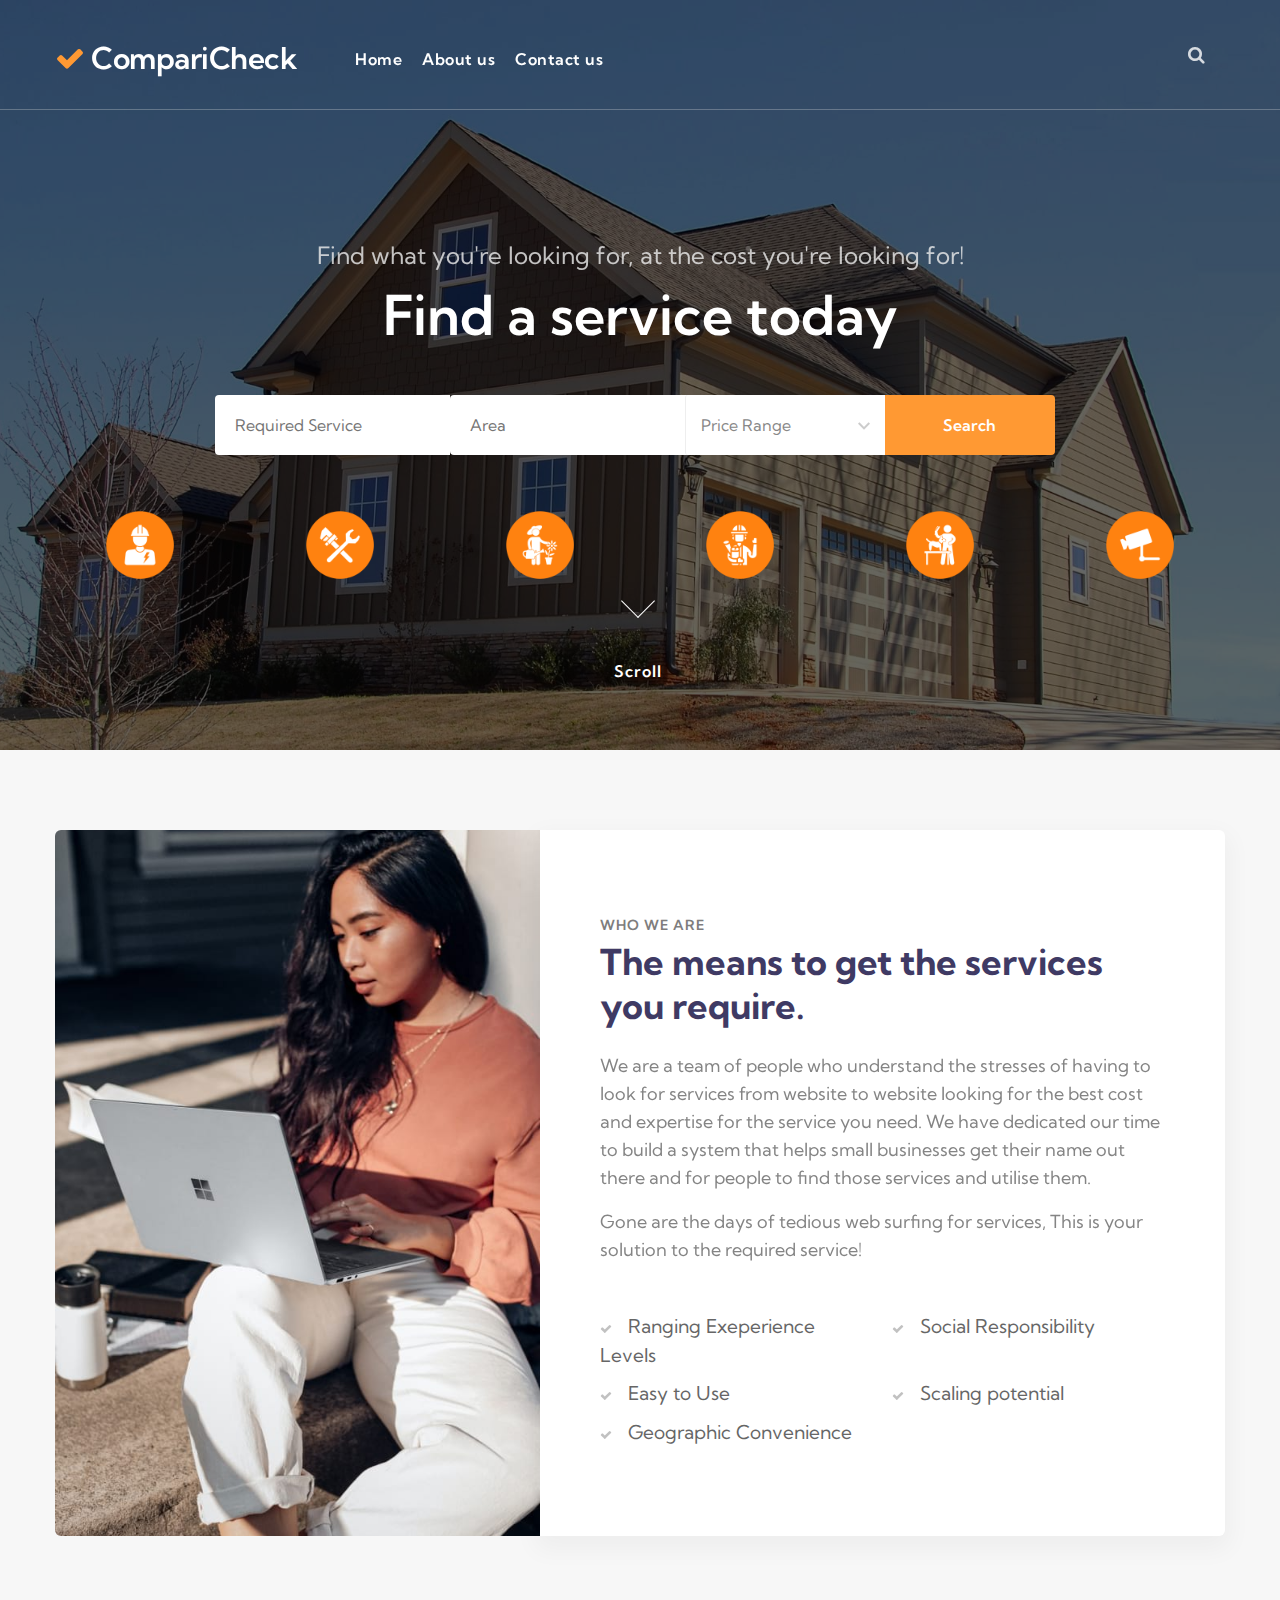
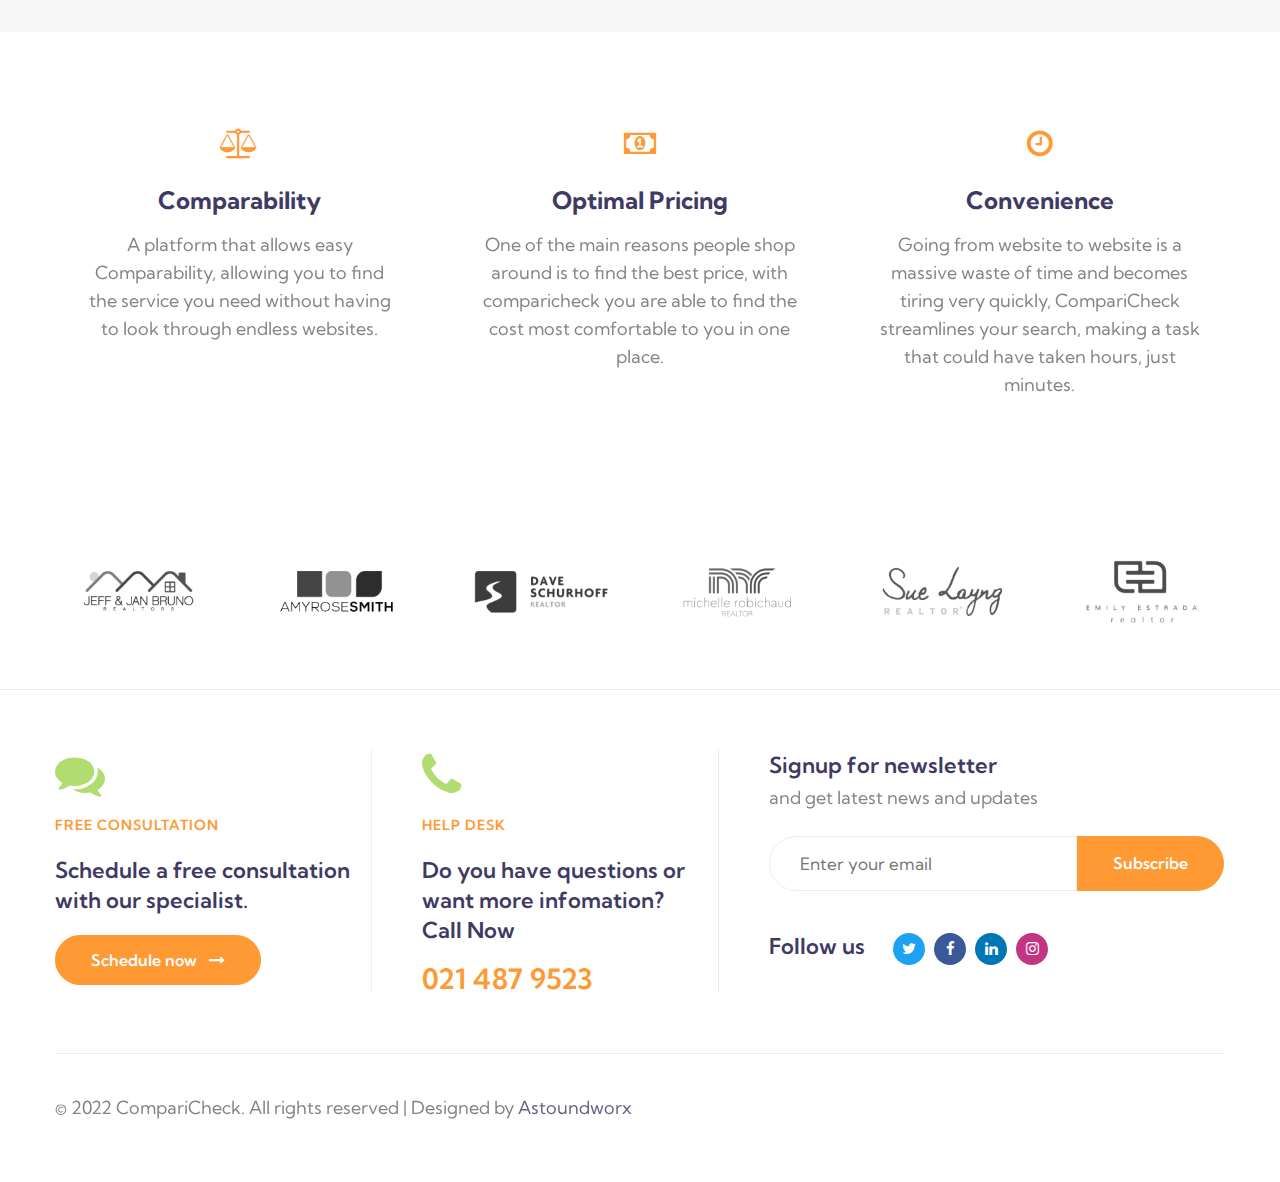
<file: index.html>
<!--
Author: W3layouts
Author URL: http://w3layouts.com
-->
<!doctype html>
<html lang="en">

<head>
    <!-- Required meta tags -->
    <meta charset="utf-8">
    <meta name="viewport" content="width=device-width, initial-scale=1, shrink-to-fit=no">

    <title>CompariCheck</title>

    <!-- google fonts -->
    <link href="//fonts.googleapis.com/css2?family=Kumbh+Sans:wght@300;400;700&display=swap" rel="stylesheet">

    <!-- Template CSS -->
    <link rel="stylesheet" href="assets/css/style-starter.css">
</head>

<body>

    <!--header-->
    <header id="site-header" class="fixed-top">
        <div class="container">
            <nav class="navbar navbar-expand-lg stroke px-0">
                <h1>
                    <a class="navbar-brand" href="index.html">
                        <span class="fa fa-check"></span> CompariCheck
                    </a>
                </h1>
                <!-- if logo is image enable this   
  <a class="navbar-brand" href="#index.html">
      <img src="image-path" alt="Your logo" title="Your logo" style="height:35px;" />
  </a> -->
                <button class="navbar-toggler  collapsed bg-gradient" type="button" data-toggle="collapse" data-target="#navbarTogglerDemo02" aria-controls="navbarTogglerDemo02" aria-expanded="false" aria-label="Toggle navigation">
              <span class="navbar-toggler-icon fa icon-expand fa-bars"></span>
              <span class="navbar-toggler-icon fa icon-close fa-times"></span>
          </button>

                <div class="collapse navbar-collapse" id="navbarTogglerDemo02">
                    <ul class="navbar-nav ml-lg-5 mr-auto">
                        <li class="nav-item active">
                            <a class="nav-link" href="index.html">Home <span class="sr-only">(current)</span></a>
                        </li>
                        <li class="nav-item active">
                            <a class="nav-link" href="#">About us <span class="sr-only">(current)</span></a>
                        </li>
                        <li class="nav-item active">
                            <a class="nav-link" href="#">Contact us <span class="sr-only">(current)</span></a>
                        </li>
                    </ul>

                    <!--/search-right-->
                    <div class="search mx-3">
                        <input class="search_box" type="checkbox" id="search_box">
                        <label class="fa fa-search" for="search_box"></label>
                        <div class="search_form">
                            <form action="error.html" method="GET">
                                <input type="text" placeholder="Search"><input type="submit" value="search">
                            </form>
                        </div>
                    </div>
                    <!--//search-right-->
                </div>

                <!-- toggle switch for light and dark theme <div class="mobile-position">
                    <nav class="navigation">
                        <div class="theme-switch-wrapper">
                            <label class="theme-switch" for="checkbox">
                          <input type="checkbox" id="checkbox">
                          <div class="mode-container">
                              <i class="gg-sun"></i>
                              <i class="gg-moon"></i>
                          </div>
                      </label>
                        </div>
                    </nav>
                </div> -->

                <!-- //toggle switch for light and dark theme -->
            </nav>
        </div>
    </header>
    <!--/header-->

    <section id="hero" class="w3l-cover-3">
        <div class="cover top-bottom">
            <div class="container">
                <div class="middle-section text-center">
                    <div class="section-width">
                        <p>Find what you're looking for, at the cost you're looking for! </p>
                        <h2 style="margin-bottom: 50px;">Find a service today</h2>

                        <form action="#" class="w3l-cover-3-gd" method="GET">
                            <input type="search" name="text" placeholder="Required Service" required>
                            <input type="search" name="text" placeholder="Area" required>
                            <span class="input-group-btn">
								<select class="btn btn-default" name="ext" required>
									<option selected="">Price Range</option>
									<option>R0 - R999</option>
									<option>R1000 - R1999</option>
									<option>R2000 - R2999</option>
									<option>R3000 - R3999</option>
									<option>R4000 - R4999</option>
									<option>R5000 - R5999</option>
									<option>R6000 - Higher</option>
								</select>
							</span>
                            <button type="submit" class="btn-primary"><a href="listing.html" style="color: white;">Search</a></button>
                        </form>
                    </div>

                    <div class="row" style="margin-top: 30px;">
                        <div class="col-lg-2 col-md-2">
                            <a href="/listing2.html"><img src="/assets/images/Icons/1.png" class="homeicon" alt="homeicon" /></a>
                        </div>
                        <div class="col-lg-2 col-md-2">
                            <img src="/assets/images/Icons/2.png" class="homeicon" alt="homeicon" />
                        </div>
                        <div class="col-lg-2 col-md-2">
                            <a href="/listing.html"><img src="/assets/images/Icons/3.png" class="homeicon" alt="homeicon" /></a>
                        </div>
                        <div class="col-lg-2 col-md-2">
                            <img src="/assets/images/Icons/4.png" class="homeicon" alt="homeicon" />
                        </div>
                        <div class="col-lg-2 col-md-2">
                            <img src="/assets/images/Icons/5.png" class="homeicon" alt="homeicon" />
                        </div>
                        <div class="col-lg-2 col-md-2">
                            <img src="/assets/images/Icons/6.png" class="homeicon" alt="homeicon" />
                        </div>
                    </div>

                    <section id="bottom" class="demo">
                        <a href="#bottom"><span></span>Scroll</a>
                    </section>
                </div>
            </div>
        </div>
    </section>

    <section class="w3l-index3" id="about" style="margin-top: 80px;">
        <div class="midd-w3 pb-5">
            <div class="container pb-lg-5 pb-md-4 pb-2">
                <div class="row">
                    <div class="col-lg-5 pr-lg-0">
                        <div class="w3l-left-img">
                        </div>
                    </div>
                    <div class="col-lg-7 pl-lg-0">
                        <div class="w3l-right-info">
                            <h6 class="title-small">Who we are</h6>
                            <h3 class="title-big">The means to get the services you require.</h3>
                            <p class="mt-4"> We are a team of people who understand the stresses of having to look for services from website to website looking for the best cost and expertise for the service you need. We have dedicated our time to build a system that
                                helps small businesses get their name out there and for people to find those services and utilise them.
                            </p>
                            <p class="mt-3">Gone are the days of tedious web surfing for services, This is your solution to the required service!</p>
                            <ul class="w3l-right-book w3l-right-book-grid mt-md-5 mt-4">
                                <li><span class="fa fa-check" aria-hidden="true"></span>Ranging Exeperience Levels</li>
                                <li><span class="fa fa-check" aria-hidden="true"></span>Social Responsibility</li>
                                <li><span class="fa fa-check" aria-hidden="true"></span>Easy to Use</li>
                                <li><span class="fa fa-check" aria-hidden="true"></span>Scaling potential</li>
                                <li><span class="fa fa-check" aria-hidden="true"></span>Geographic Convenience</li>
                            </ul>

                        </div>
                    </div>
                </div>
            </div>
        </div>
        <!-- /bottom-grids-->
        <section class="w3l-bottom-grids py-5" id="steps">
            <div class="container py-lg-5 py-md-4 py-2">
                <div class="grids-area-hny main-cont-wthree-fea row">
                    <div class="col-lg-4 col-md-6 grids-feature">
                        <div class="area-box no-box-shadow">
                            <span class="fa fa-balance-scale"></span>
                            <h4><a href="#feature" class="title-head">Comparability</a></h4>
                            <p>A platform that allows easy Comparability, allowing you to find the service you need without having to look through endless websites.</p>
                        </div>
                    </div>
                    <div class="col-lg-4 col-md-6 grids-feature mt-md-0 mt-4">
                        <div class="area-box no-box-shadow">
                            <span class="fa fa-money"></span>
                            <h4><a href="#feature" class="title-head">Optimal Pricing</a></h4>
                            <p>One of the main reasons people shop around is to find the best price, with comparicheck you are able to find the cost most comfortable to you in one place.</p>
                        </div>
                    </div>
                    <div class="col-lg-4 col-md-6 grids-feature mt-lg-0 mt-4">
                        <div class="area-box no-box-shadow">
                            <span class="fa fa-clock-o"></span>
                            <h4><a href="#feature" class="title-head">Convenience</a></h4>
                            <p>Going from website to website is a massive waste of time and becomes tiring very quickly, CompariCheck streamlines your search, making a task that could have taken hours, just minutes.</p>
                        </div>
                    </div>
                </div>
            </div>
        </section>
        <!-- //bottom-grids-->

        <section class="w3l-index3" id="about">

            <section class="w3l-companies-hny-6 py-5">
                <!-- /grids -->
                <div class="container py-md-3">
                    <div class="row">
                        <div class="col-lg-2 col-md-4 col-6 column">
                            <div class="company-gd">
                                <a href="#client"><img class="img-responsive" src="assets/images/client1.png" alt="client"> </a>
                            </div>
                        </div>
                        <div class="col-lg-2 col-md-4 col-6 column">
                            <div class="company-gd">
                                <a href="#client"><img class="img-responsive" src="assets/images/client2.png" alt="client"> </a>
                            </div>
                        </div>
                        <div class="col-lg-2 col-md-4 col-6 column mt-md-0 mt-4">
                            <div class="company-gd">
                                <a href="#client"><img class="img-responsive" src="assets/images/client3.png" alt="client"> </a>
                            </div>
                        </div>
                        <div class="col-lg-2 col-md-4 col-6 column mt-lg-0 mt-4">
                            <div class="company-gd">
                                <a href="#client"><img class="img-responsive" src="assets/images/client4.png" alt="client"> </a>
                            </div>
                        </div>
                        <div class="col-lg-2 col-md-4 col-6 column mt-lg-0 mt-4">
                            <div class="company-gd">
                                <a href="#client"><img class="img-responsive" src="assets/images/client5.png" alt="client"> </a>
                            </div>
                        </div>
                        <div class="col-lg-2 col-md-4 col-6 column mt-lg-0 mt-4">
                            <div class="company-gd">
                                <a href="#client"><img class="img-responsive" src="assets/images/client6.png" alt="client"> </a>
                            </div>
                        </div>
                    </div>
                </div>
                <!-- //grids -->
            </section>
            <!-- footers 20 -->
            <section class="w3l-footers-20">
                <div class="footers20">
                    <div class="container">
                        <div class="footers20-content">
                            <div class="d-grid grid-col-4 grids-content">
                                <div class="column">
                                    <a href="#url" class="link"><span class="fa fa-comments"></span></a>
                                    <a href="#url" class="title-small">Free consultation</a>
                                    <h4>Schedule a free consultation with our specialist.</h4>
                                    <a href="#buytheme" class="btn btn-style btn-primary"> Schedule now
              <span class="fa fa-long-arrow-right ml-2"></span> </a>
                                </div>
                                <div class="column">
                                    <a href="#url" class="link"><span class="fa fa-phone"></span></a>
                                    <a href="#url" class="title-small">help desk</a>
                                    <h4>Do you have questions or want more infomation? Call Now</h4>
                                    <a href="tel:+1-2345-678-11">
                                        <p class="contact-phone mt-2"><span class="lnr lnr-phone-handset"></span> 021 487 9523
                                        </p>
                                    </a>
                                </div>
                                <div class="column mt-lg-0 mt-md-5">
                                    <h4 class="mb-1">Signup for newsletter</h4>
                                    <p>and get latest news and updates</p>
                                    <form action="#" class="subscribe-form mt-4" method="post">
                                        <div class="form-group">
                                            <input type="email" name="subscribe" placeholder="Enter your email" required="">
                                            <button class="btn btn-style btn-primary">Subscribe</button>
                                        </div>
                                    </form>
                                    <ul class="footers-17_social">
                                        <h4 class="d-inline mr-4">Follow us</h4>
                                        <li><a href="#url" class="twitter"><span class="fa fa-twitter"></span></a></li>
                                        <li><a href="#url" class="facebook"><span class="fa fa-facebook"></span></a></li>
                                        <li><a href="#url" class="linkedin"><span class="fa fa-linkedin"></span></a></li>
                                        <li><a href="#url" class="instagram"><span class="fa fa-instagram"></span></a></li>
                                    </ul>
                                </div>
                            </div>
                            <div class="d-grid grid-col-3 grids-content1 bottom-border">
                                <div class="columns copyright-grid align-self">
                                    <p class="copy-footer-29">© 2022 CompariCheck. All rights reserved | Designed by <a href="#">Astoundworx</a></p>
                                </div>
                            </div>
                        </div>
                    </div>
                </div>
                <!-- move top -->
                <button onclick="topFunction()" id="movetop" title="Go to top">
    &#10548;
  </button>
                <script>
                    // When the user scrolls down 20px from the top of the document, show the button
                    window.onscroll = function() {
                        scrollFunction()
                    };

                    function scrollFunction() {
                        if (document.body.scrollTop > 20 || document.documentElement.scrollTop > 20) {
                            document.getElementById("movetop").style.display = "block";
                        } else {
                            document.getElementById("movetop").style.display = "none";
                        }
                    }

                    // When the user clicks on the button, scroll to the top of the document
                    function topFunction() {
                        document.body.scrollTop = 0;
                        document.documentElement.scrollTop = 0;
                    }
                </script>
                <!-- /move top -->
            </section>

            <!-- jQuery and Bootstrap JS -->
            <script src="assets/js/jquery-3.3.1.min.js"></script>

            <script src="assets/js/theme-change.js"></script>
            <!-- theme switch js (light and dark)-->

            <!-- stats number counter-->
            <script src="assets/js/jquery.waypoints.min.js"></script>
            <script src="assets/js/jquery.countup.js"></script>
            <script>
                $('.counter').countUp();
            </script>
            <!-- //stats number counter -->

            <!-- owlcarousel -->
            <script src="assets/js/owl.carousel.js"></script>
            <!-- script for blog post slider -->
            <script>
                $(document).ready(function() {
                    $('.owl-blog').owlCarousel({
                        loop: true,
                        margin: 30,
                        nav: false,
                        responsiveClass: true,
                        autoplay: false,
                        autoplayTimeout: 5000,
                        autoplaySpeed: 1000,
                        autoplayHoverPause: false,
                        responsive: {
                            0: {
                                items: 1,
                                nav: true
                            },
                            480: {
                                items: 1,
                                nav: true
                            },
                            700: {
                                items: 1,
                                nav: true
                            },
                            1090: {
                                items: 1,
                                nav: true
                            }
                        }
                    })
                })
            </script>
            <!-- //script for blog post slider -->

            <!-- script for tesimonials carousel slider -->
            <script>
                $(document).ready(function() {
                    $("#owl-demo1").owlCarousel({
                        loop: true,
                        nav: false,
                        margin: 50,
                        responsiveClass: true,
                        responsive: {
                            0: {
                                items: 1,
                                nav: false
                            },
                            736: {
                                items: 1,
                                nav: false
                            }
                        }
                    })
                })
            </script>
            <!-- //script for tesimonials carousel slider -->

            <script src="assets/js/jquery.magnific-popup.min.js"></script>
            <script>
                $(document).ready(function() {
                    $('.popup-with-zoom-anim').magnificPopup({
                        type: 'inline',

                        fixedContentPos: false,
                        fixedBgPos: true,

                        overflowY: 'auto',

                        closeBtnInside: true,
                        preloader: false,

                        midClick: true,
                        removalDelay: 300,
                        mainClass: 'my-mfp-zoom-in'
                    });

                    $('.popup-with-move-anim').magnificPopup({
                        type: 'inline',

                        fixedContentPos: false,
                        fixedBgPos: true,

                        overflowY: 'auto',

                        closeBtnInside: true,
                        preloader: false,

                        midClick: true,
                        removalDelay: 300,
                        mainClass: 'my-mfp-slide-bottom'
                    });
                });
            </script>

            <!-- disable body scroll which navbar is in active -->
            <script>
                $(function() {
                    $('.navbar-toggler').click(function() {
                        $('body').toggleClass('noscroll');
                    })
                });
            </script>
            <!-- disable body scroll which navbar is in active -->

            <!-- MENU-JS -->
            <script>
                $(window).on("scroll", function() {
                    var scroll = $(window).scrollTop();

                    if (scroll >= 80) {
                        $("#site-header").addClass("nav-fixed");
                    } else {
                        $("#site-header").removeClass("nav-fixed");
                    }
                });

                //Main navigation Active Class Add Remove
                $(".navbar-toggler").on("click", function() {
                    $("header").toggleClass("active");
                });
                $(document).on("ready", function() {
                    if ($(window).width() > 991) {
                        $("header").removeClass("active");
                    }
                    $(window).on("resize", function() {
                        if ($(window).width() > 991) {
                            $("header").removeClass("active");
                        }
                    });
                });
            </script>
            <!-- //MENU-JS -->

            <!-- bootstrap -->
            <script src="assets/js/bootstrap.min.js"></script>

</body>

</html>
</file>
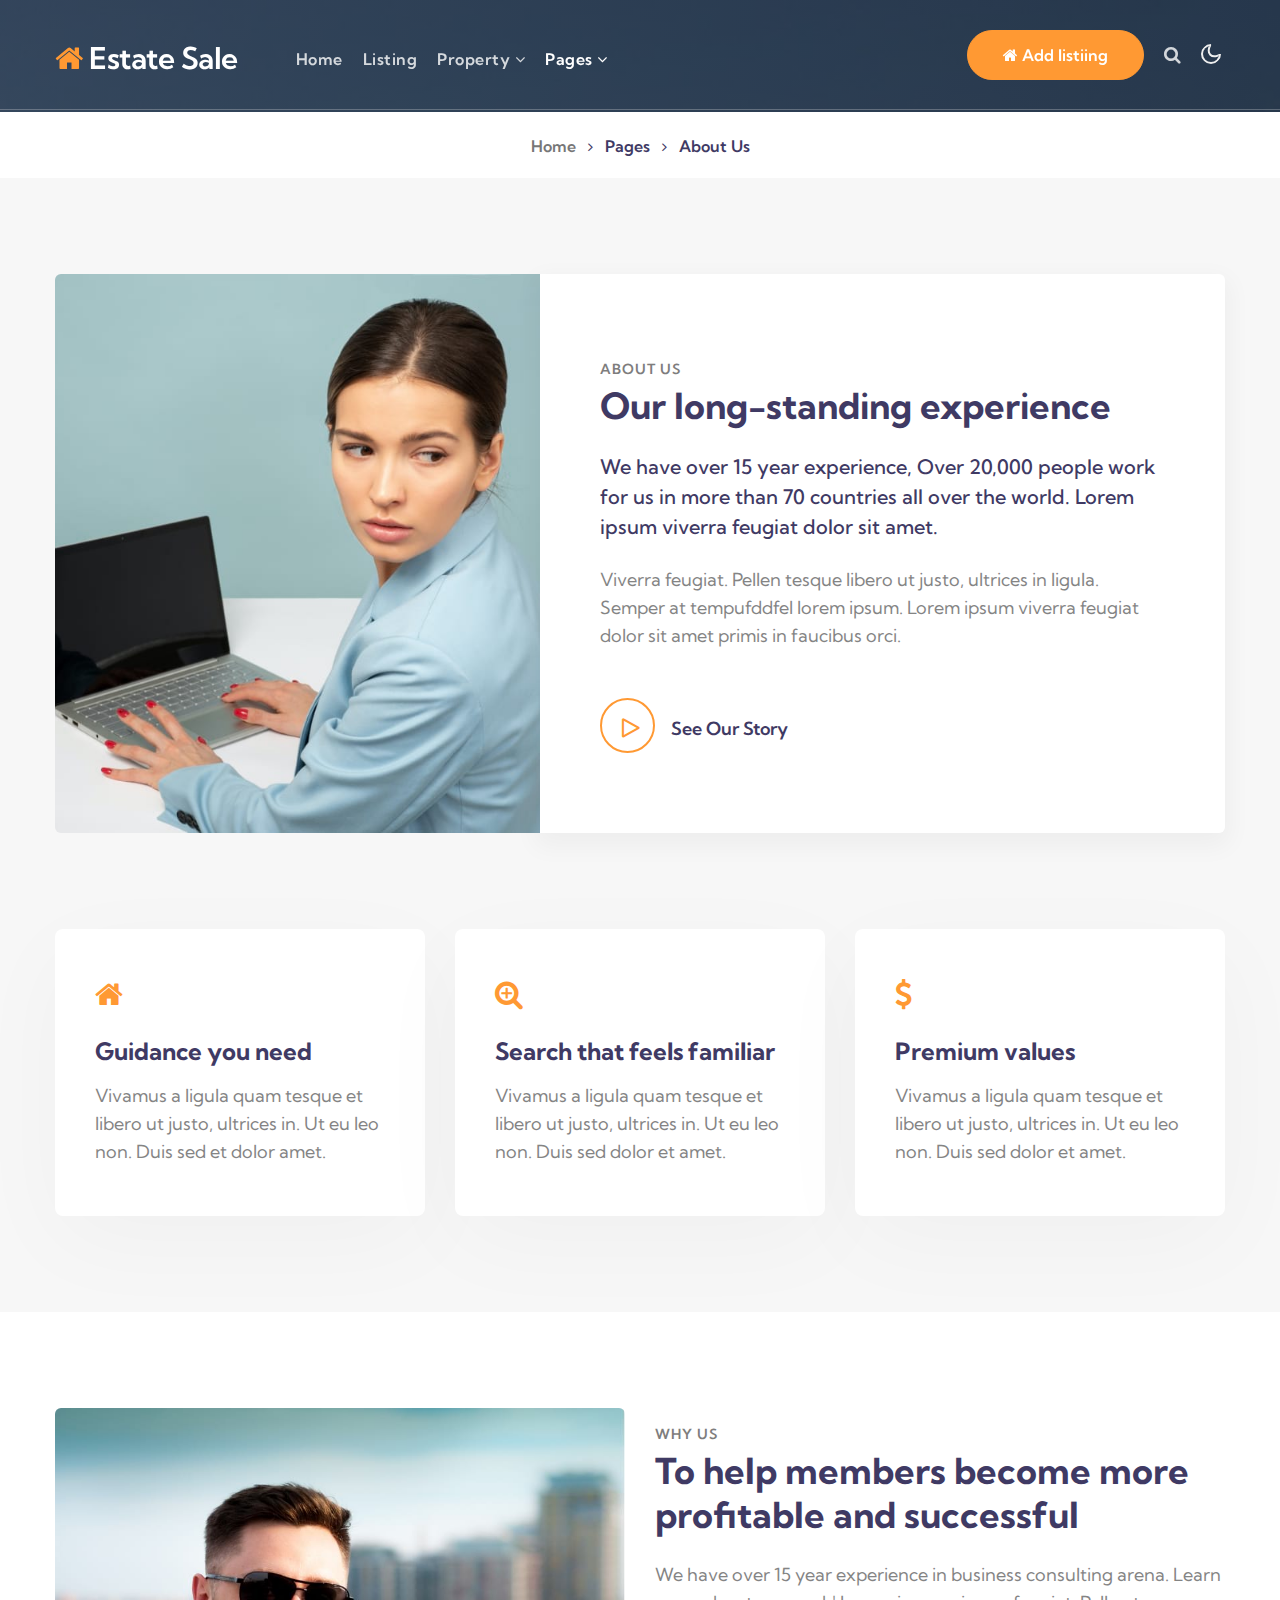
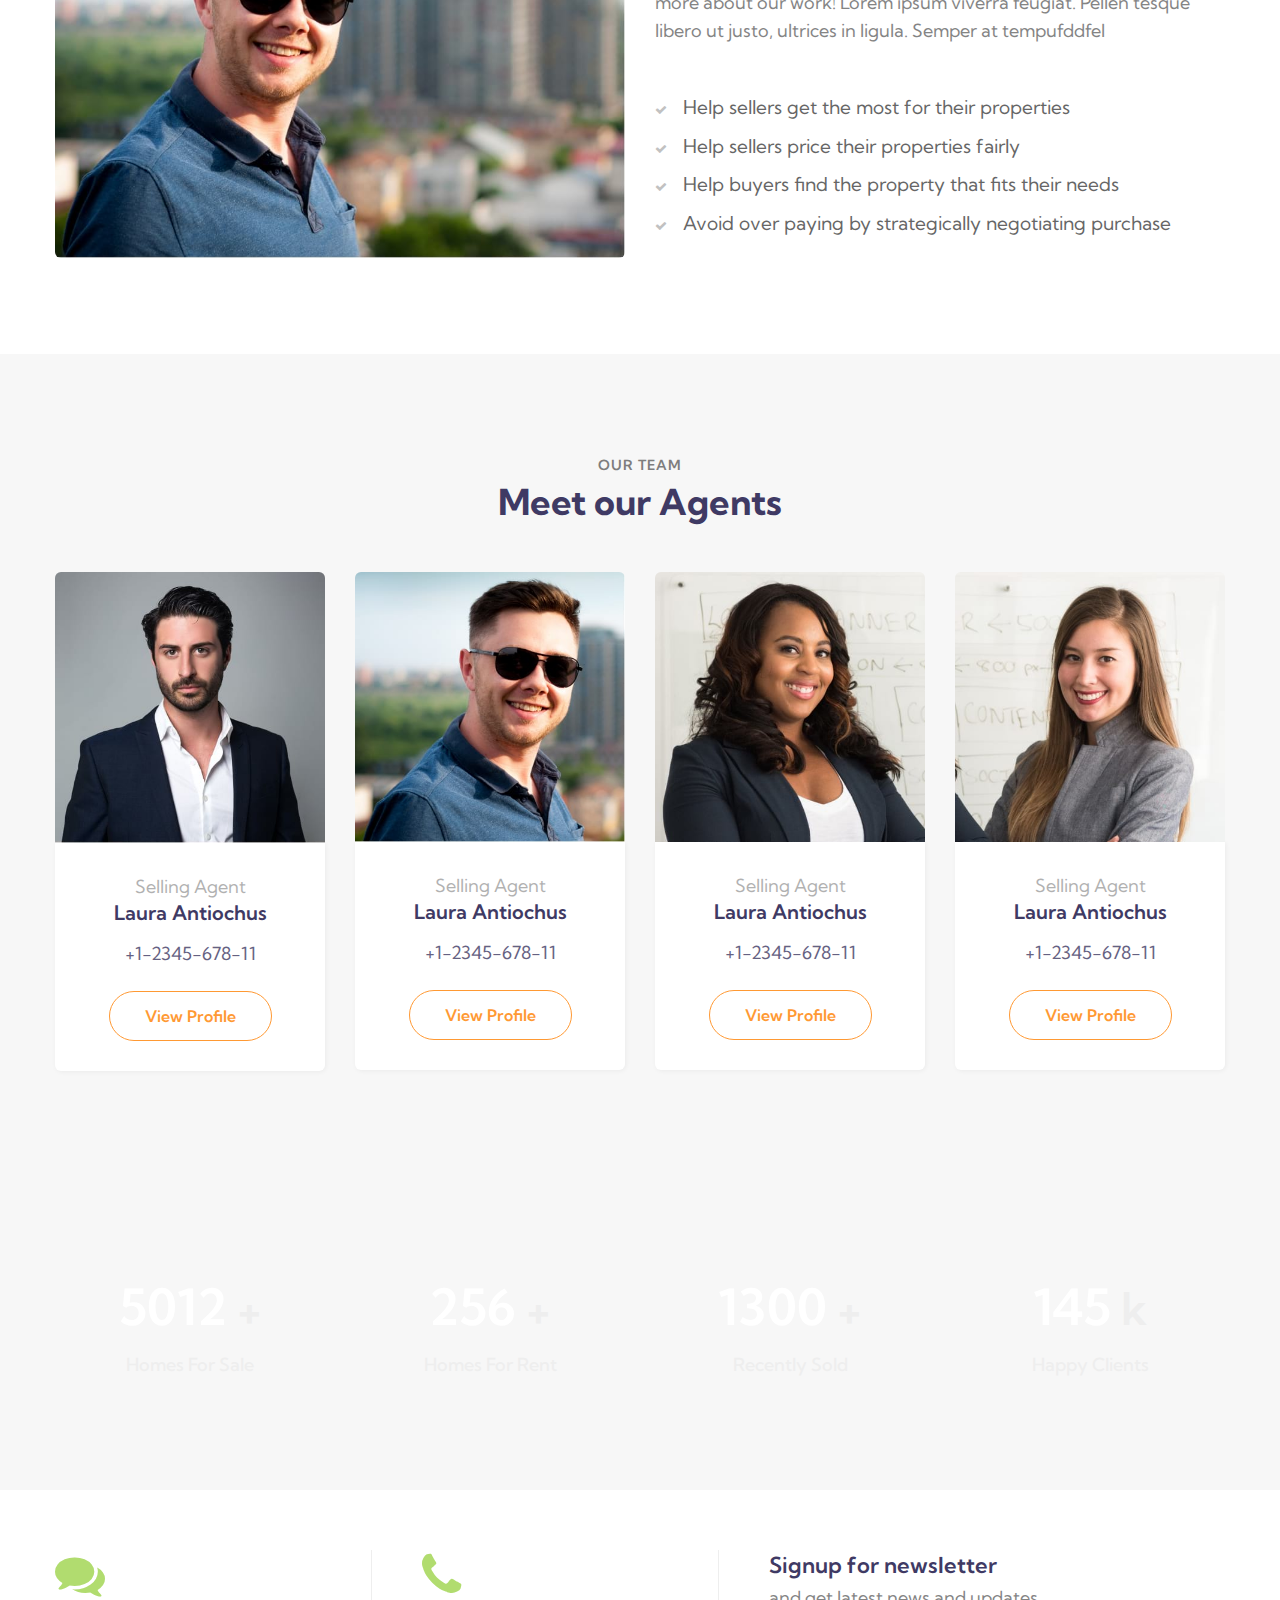
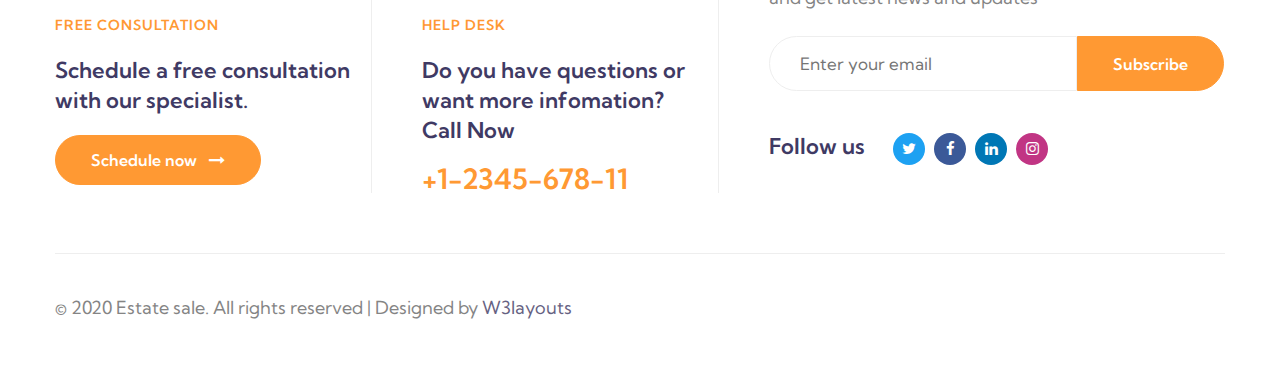
<file: about.html>
<!--
Author: W3layouts
Author URL: http://w3layouts.com
-->
<!doctype html>
<html lang="en">
  <head>
    <!-- Required meta tags -->
    <meta charset="utf-8">
    <meta name="viewport" content="width=device-width, initial-scale=1, shrink-to-fit=no">

    <title>Estate sale - Real Estate Category Bootstrap Responsive Website Template - About : W3layouts</title>

    <!-- google fonts -->
    <link href="//fonts.googleapis.com/css2?family=Kumbh+Sans:wght@300;400;700&display=swap" rel="stylesheet">

    <!-- Template CSS -->
    <link rel="stylesheet" href="assets/css/style-starter.css">
  </head>
  <body>

<!--header-->
<header id="site-header" class="fixed-top">
  <div class="container">
      <nav class="navbar navbar-expand-lg stroke px-0">
          <h1> <a class="navbar-brand" href="index.html">
                  <span class="fa fa-home"></span> Estate sale
              </a></h1>
          <!-- if logo is image enable this   
  <a class="navbar-brand" href="#index.html">
      <img src="image-path" alt="Your logo" title="Your logo" style="height:35px;" />
  </a> -->
          <button class="navbar-toggler  collapsed bg-gradient" type="button" data-toggle="collapse"
              data-target="#navbarTogglerDemo02" aria-controls="navbarTogglerDemo02" aria-expanded="false"
              aria-label="Toggle navigation">
              <span class="navbar-toggler-icon fa icon-expand fa-bars"></span>
              <span class="navbar-toggler-icon fa icon-close fa-times"></span>
          </button>

          <div class="collapse navbar-collapse" id="navbarTogglerDemo02">
              <ul class="navbar-nav ml-lg-5 mr-auto">
                  <li class="nav-item @@home__active">
                      <a class="nav-link" href="index.html">Home <span class="sr-only">(current)</span></a>
                  </li>
                  <li class="nav-item @@listing__active">
                      <a class="nav-link" href="listing.html">Listing</a>
                  </li>
                  <li class="nav-item dropdown @@property__active">
                      <a class="nav-link dropdown-toggle" href="#" id="navbarDropdown" role="button"
                          data-toggle="dropdown" aria-haspopup="true" aria-expanded="false">
                          Property <span class="fa fa-angle-down"></span>
                      </a>
                      <div class="dropdown-menu" aria-labelledby="navbarDropdown">
                          <a class="dropdown-item @@ps__active" href="property-single.html">Single property</a>
                      </div>
                  </li>
                  <li class="nav-item dropdown active">
                      <a class="nav-link dropdown-toggle" href="#" id="navbarDropdown" role="button"
                          data-toggle="dropdown" aria-haspopup="true" aria-expanded="false">
                          Pages <span class="fa fa-angle-down"></span>
                      </a>
                      <div class="dropdown-menu" aria-labelledby="navbarDropdown">
                          <a class="dropdown-item active" href="about.html">About us</a>
                          <a class="dropdown-item @@contact__active" href="contact.html">Contact us</a>
                      </div>
                  </li>
              </ul>
              <div class="top-quote mt-lg-0">
                  <a href="#buytheme" class="btn btn-style btn-primary"><span class="fa fa-home"></span> Add
                      listiing</a>
              </div>
              <!--/search-right-->
              <div class="search mx-3">
                  <input class="search_box" type="checkbox" id="search_box">
                  <label class="fa fa-search" for="search_box"></label>
                  <div class="search_form">
                      <form action="error.html" method="GET">
                          <input type="text" placeholder="Search"><input type="submit" value="search">
                      </form>
                  </div>
              </div>
              <!--//search-right-->
          </div>

          <!-- toggle switch for light and dark theme -->
          <div class="mobile-position">
              <nav class="navigation">
                  <div class="theme-switch-wrapper">
                      <label class="theme-switch" for="checkbox">
                          <input type="checkbox" id="checkbox">
                          <div class="mode-container">
                              <i class="gg-sun"></i>
                              <i class="gg-moon"></i>
                          </div>
                      </label>
                  </div>
              </nav>
          </div>
          <!-- //toggle switch for light and dark theme -->
      </nav>
  </div>
</header>
<!--/header-->
<section class="w3l-about-breadcrumb">
    <div class="breadcrumb-bg breadcrumb-bg-about pt-5">
        <div class="container pt-lg-5 py-3">
        </div>
    </div>
</section>
<section class="w3l-breadcrumb">
    <div class="container">
        <ul class="breadcrumbs-custom-path">
            <li><a href="index.html">Home</a></li>
            <li class="active"><span class="fa fa-angle-right mx-2" aria-hidden="true"></span> Pages</li>
            <li class="active"><span class="fa fa-angle-right mx-2" aria-hidden="true"></span> About Us</li>
        </ul>
    </div>
</section>
<section class="w3l-index3" id="about">
    <div class="midd-w3 py-5">
        <div class="container py-lg-5 py-md-4 py-2">
            <div class="row">
                <div class="col-lg-5 pr-lg-0">
                    <div class="w3l-left-img2">
                    </div>
                </div>
                <div class="col-lg-7 pl-lg-0">
                    <div class="w3l-right-info">
                        <h6 class="title-small">About us</h6>
                        <h3 class="title-big">Our long-standing experience</h3>
                        <h5 class="mt-4">We have over 15 year experience, Over 20,000 people work for us in more than 70
                            countries all over the world.
                            Lorem ipsum viverra feugiat dolor sit amet.
                        </h5>
                        <p class="mt-4">Viverra feugiat. Pellen tesque libero ut justo,
                            ultrices in ligula. Semper at tempufddfel lorem ipsum. Lorem ipsum viverra feugiat dolor sit
                            amet primis in faucibus orci.</p>
                        <a href="#small-dialog1" class="popup-with-zoom-anim play-view d-block mt-md-5 mt-4">
                            <span class="video-play-icon">
                                <span class="fa fa-play"></span>
                            </span>
                            See Our Story
                        </a>
                        <!-- dialog itself, mfp-hide class is required to make dialog hidden -->
                        <div id="small-dialog1" class="zoom-anim-dialog mfp-hide">
                            <iframe src="https://www.youtube.com/embed/jqP3m3ElcxA" frameborder="0" allowfullscreen=""></iframe>
                        </div>
                    </div>
                </div>
            </div><div class="grids-area-hny main-cont-wthree-fea row mt-5 pt-lg-5 pt-5">
                <div class="col-lg-4 col-md-6 grids-feature">
                    <div class="area-box">
                        <span class="fa fa-home"></span>
                        <h4><a href="#feature" class="title-head">Guidance you need</a></h4>
                        <p>Vivamus a ligula quam tesque et libero ut justo, ultrices in.  Ut eu leo non. Duis sed et dolor amet.</p>
                    </div>
                </div>
                <div class="col-lg-4 col-md-6 grids-feature mt-md-0 mt-4">
                    <div class="area-box">
                        <span class="fa fa-search-plus"></span>
                        <h4><a href="#feature" class="title-head">Search that feels familiar</a></h4>
                        <p>Vivamus a ligula quam tesque et libero ut justo, ultrices in. Ut eu leo non. Duis sed dolor et amet.</p>
                    </div>
                </div>
                <div class="col-lg-4 col-md-6 grids-feature mt-lg-0 mt-4">
                    <div class="area-box">
                        <span class="fa fa-dollar"></span>
                        <h4><a href="#feature" class="title-head">Premium values</a></h4>
                        <p>Vivamus a ligula quam tesque et libero ut justo, ultrices in. Ut eu leo non. Duis sed dolor et amet.</p>
                    </div>
                </div>
            </div>
        </div>
    </div>
<section class="w3l-aboutblock2" id="why">
    <div class="midd-w3 py-5">
        <div class="container py-lg-5 py-md-4 py-2">
            <div class="row">
                <div class="col-lg-6 left-wthree-img">
                    <img src="assets/images/about.jpg" alt="" class="img-fluid radius-image" />
                </div>
                <div class="col-lg-6 mt-lg-0 mt-5 align-self">
                    <h6 class="title-small">Why us</h6>
                    <h3 class="title-big">To help members become more profitable and successful</h3>
                    <p class="mt-4">We have over 15 year experience in business consulting arena. Learn more about our work!
                        Lorem ipsum viverra feugiat. Pellen tesque libero ut justo,
                        ultrices in ligula. Semper at tempufddfel
                    </p>
                    <ul class="w3l-right-book mt-lg-5 mt-4">
                        <li><span class="fa fa-check" aria-hidden="true"></span>Help sellers get the most for their properties</li>
                        <li><span class="fa fa-check" aria-hidden="true"></span>Help sellers price their properties fairly</li>
                        <li><span class="fa fa-check" aria-hidden="true"></span>Help buyers find the property that fits their needs</li>
                        <li><span class="fa fa-check" aria-hidden="true"></span>Avoid over paying by strategically negotiating purchase</li>
                    </ul>
                </div>
            </div>
        </div>
    </div>
</section>
<div class="w3l-agentsblock py-5" id="team">
    <div class="container py-lg-5 py-md-4 py-2">
        <h6 class="title-small text-center">Our team</h6>
        <h3 class="title-big text-center mb-lg-5 mb-4">Meet our Agents</h3>
        <!-- block -->
        <div class="row">
            <div class="col-lg-3 col-sm-6 column-item">
                <div class="users_box">
                    <div class="user-avatar">
                        <a href="#agent-single" class="avatar">
                            <img src="assets/images/team1.jpg" alt="" class="img-fluid w-100 radius-image">
                        </a>
                    </div>
                    <div class="users_box_info">
                        <p class="user_position">Selling Agent</p>
                        <h4 class="user_title agent">
                            <a href="#agent-single">Laura Antiochus</a>
                        </h4>
                        <div class="user_meta user_phone">
                            <span class="phone-detail"> <a href="tel:+1-2345-678-11">+1-2345-678-11</a></span>
                        </div>
                        <a href="#agent-single" class="btn btn-outline-primary btn-style mt-4">
                            View Profile </a>
                    </div>
                </div>
            </div>
            <div class="col-lg-3 col-sm-6 column-item mt-sm-0 mt-5">
                <div class="users_box">
                    <div class="user-avatar">
                        <a href="#agent-single" class="avatar">
                            <img src="assets/images/team2.jpg" alt="" class="img-fluid w-100 radius-image">
                        </a>
                    </div>
                    <div class="users_box_info">
                        <p class="user_position">Selling Agent</p>
                        <h4 class="user_title agent">
                            <a href="#agent-single">Laura Antiochus</a>
                        </h4>
                        <div class="user_meta user_phone">
                            <span class="phone-detail"> <a href="tel:+1-2345-678-11">+1-2345-678-11</a></span>
                        </div>

                        <a href="#agent-single" class="btn btn-outline-primary btn-style mt-4">
                            View Profile </a>
                    </div>
                </div>
            </div>
            <div class="col-lg-3 col-sm-6 column-item mt-lg-0 mt-5">
                <div class="users_box">
                    <div class="user-avatar">
                        <a href="#agent-single" class="avatar">
                            <img src="assets/images/team3.jpg" alt="" class="img-fluid w-100 radius-image">
                        </a>
                    </div>
                    <div class="users_box_info">
                        <p class="user_position">Selling Agent</p>
                        <h4 class="user_title agent">
                            <a href="#agent-single">Laura Antiochus</a>
                        </h4>
                        <div class="user_meta user_phone">
                            <span class="phone-detail"> <a href="tel:+1-2345-678-11">+1-2345-678-11</a></span>
                        </div>
                        <a href="#agent-single" class="btn btn-outline-primary btn-style mt-4">
                            View Profile </a>
                    </div>
                </div>
            </div>
            <div class="col-lg-3 col-sm-6 column-item mt-lg-0 mt-5">
                <div class="users_box">
                    <div class="user-avatar">
                        <a href="#agent-single" class="avatar">
                            <img src="assets/images/team4.jpg" alt="" class="img-fluid w-100 radius-image">
                        </a>
                    </div>
                    <div class="users_box_info">
                        <p class="user_position">Selling Agent</p>
                        <h4 class="user_title agent">
                            <a href="#agent-single">Laura Antiochus</a>
                        </h4>
                        <div class="user_meta user_phone">
                            <span class="phone-detail"> <a href="tel:+1-2345-678-11">+1-2345-678-11</a></span>
                        </div>

                        <a href="#agent-single" class="btn btn-outline-primary btn-style mt-4">
                            View Profile </a>
                    </div>
                </div>
            </div>
        </div>
    </div>
</div>
<!-- stats -->
<section class="w3l-stats py-5" id="stats">
    <div class="gallery-inner container py-lg-5 py-md-4 py-2">
        <div class="row stats-con">
            <div class="col-md-3 col-6 stats_info counter_grid">
                <p class="counter">5012</p>
                <span class="plus">+</span><br>
                <h3>Homes for sale</h3>
            </div>
            <div class="col-md-3 col-6 stats_info counter_grid1">
                <p class="counter">256</p>
                <span class="plus">+</span><br>
                <h3>Homes for rent</h3>
            </div>
            <div class="col-md-3 col-6 stats_info counter_grid mt-md-0 mt-4">
                <p class="counter">1300</p>
                <span class="plus">+</span><br>
                <h3>Recently sold</h3>
            </div>
            <div class="col-md-3 col-6 stats_info counter_grid2 mt-md-0 mt-4">
                <p class="counter">145 </p>
                <span class="plus">k</span><br>
                <h3>Happy Clients </h3>
            </div>
        </div>
    </div>
</section>
<!-- //stats -->
 <!-- footers 20 -->
 <section class="w3l-footers-20">
  <div class="footers20">
    <div class="container">
      <div class="footers20-content">
        <div class="d-grid grid-col-4 grids-content">
          <div class="column">
            <a href="#url" class="link"><span class="fa fa-comments"></span></a>
            <a href="#url" class="title-small">Free consultation</a>
            <h4>Schedule a free consultation with our specialist.</h4>
            <a href="#buytheme" class="btn btn-style btn-primary"> Schedule now
              <span class="fa fa-long-arrow-right ml-2"></span> </a>
          </div>
          <div class="column">
            <a href="#url" class="link"><span class="fa fa-phone"></span></a>
            <a href="#url" class="title-small">help desk</a>
            <h4>Do you have questions or want more infomation? Call Now</h4>
            <a href="tel:+1-2345-678-11">
              <p class="contact-phone mt-2"><span class="lnr lnr-phone-handset"></span> +1-2345-678-11
              </p>
            </a>
          </div>
          <div class="column mt-lg-0 mt-md-5">
            <h4 class="mb-1">Signup for newsletter</h4>
            <p>and get latest news and updates</p>
            <form action="#" class="subscribe-form mt-4" method="post">
              <div class="form-group">
                <input type="email" name="subscribe" placeholder="Enter your email" required="">
                <button class="btn btn-style btn-primary">Subscribe</button>
              </div>
            </form>
            <ul class="footers-17_social">
              <h4 class="d-inline mr-4">Follow us</h4>
              <li><a href="#url" class="twitter"><span class="fa fa-twitter"></span></a></li>
              <li><a href="#url" class="facebook"><span class="fa fa-facebook"></span></a></li>
              <li><a href="#url" class="linkedin"><span class="fa fa-linkedin"></span></a></li>
              <li><a href="#url" class="instagram"><span class="fa fa-instagram"></span></a></li>
            </ul>
          </div>
        </div>
        <div class="d-grid grid-col-3 grids-content1 bottom-border">
          <div class="columns copyright-grid align-self">
            <p class="copy-footer-29">© 2020 Estate sale. All rights reserved | Designed by <a
                href="https://w3layouts.com">W3layouts</a></p>
          </div>
        </div>
      </div>
    </div>
  </div>
  <!-- move top -->
  <button onclick="topFunction()" id="movetop" title="Go to top">
    &#10548;
  </button>
  <script>
    // When the user scrolls down 20px from the top of the document, show the button
    window.onscroll = function () {
      scrollFunction()
    };

    function scrollFunction() {
      if (document.body.scrollTop > 20 || document.documentElement.scrollTop > 20) {
        document.getElementById("movetop").style.display = "block";
      } else {
        document.getElementById("movetop").style.display = "none";
      }
    }

    // When the user clicks on the button, scroll to the top of the document
    function topFunction() {
      document.body.scrollTop = 0;
      document.documentElement.scrollTop = 0;
    }
  </script>
  <!-- /move top -->
</section>

<!-- jQuery and Bootstrap JS -->
<script src="assets/js/jquery-3.3.1.min.js"></script>

<script src="assets/js/theme-change.js"></script><!-- theme switch js (light and dark)-->

<!-- stats number counter-->
<script src="assets/js/jquery.waypoints.min.js"></script>
<script src="assets/js/jquery.countup.js"></script>
<script>
  $('.counter').countUp();
</script>
<!-- //stats number counter -->

<!-- owlcarousel -->
<script src="assets/js/owl.carousel.js"></script>
<!-- script for blog post slider -->
<script>
  $(document).ready(function () {
    $('.owl-blog').owlCarousel({
      loop: true,
      margin: 30,
      nav: false,
      responsiveClass: true,
      autoplay: false,
      autoplayTimeout: 5000,
      autoplaySpeed: 1000,
      autoplayHoverPause: false,
      responsive: {
        0: {
          items: 1,
          nav: true
        },
        480: {
          items: 1,
          nav: true
        },
        700: {
          items: 1,
          nav: true
        },
        1090: {
          items: 1,
          nav: true
        }
      }
    })
  })
</script>
<!-- //script for blog post slider -->

<!-- script for tesimonials carousel slider -->
<script>
  $(document).ready(function () {
    $("#owl-demo1").owlCarousel({
      loop: true,
      nav: false,
      margin: 50,
      responsiveClass: true,
      responsive: {
        0: {
          items: 1,
          nav: false
        },
        736: {
          items: 1,
          nav: false
        }
      }
    })
  })
</script>
<!-- //script for tesimonials carousel slider -->

<script src="assets/js/jquery.magnific-popup.min.js"></script>
<script>
  $(document).ready(function () {
    $('.popup-with-zoom-anim').magnificPopup({
      type: 'inline',

      fixedContentPos: false,
      fixedBgPos: true,

      overflowY: 'auto',

      closeBtnInside: true,
      preloader: false,

      midClick: true,
      removalDelay: 300,
      mainClass: 'my-mfp-zoom-in'
    });

    $('.popup-with-move-anim').magnificPopup({
      type: 'inline',

      fixedContentPos: false,
      fixedBgPos: true,

      overflowY: 'auto',

      closeBtnInside: true,
      preloader: false,

      midClick: true,
      removalDelay: 300,
      mainClass: 'my-mfp-slide-bottom'
    });
  });
</script>

<!-- disable body scroll which navbar is in active -->
<script>
  $(function () {
    $('.navbar-toggler').click(function () {
      $('body').toggleClass('noscroll');
    })
  });
</script>
<!-- disable body scroll which navbar is in active -->

<!-- MENU-JS -->
<script>
  $(window).on("scroll", function () {
    var scroll = $(window).scrollTop();

    if (scroll >= 80) {
      $("#site-header").addClass("nav-fixed");
    } else {
      $("#site-header").removeClass("nav-fixed");
    }
  });

  //Main navigation Active Class Add Remove
  $(".navbar-toggler").on("click", function () {
    $("header").toggleClass("active");
  });
  $(document).on("ready", function () {
    if ($(window).width() > 991) {
      $("header").removeClass("active");
    }
    $(window).on("resize", function () {
      if ($(window).width() > 991) {
        $("header").removeClass("active");
      }
    });
  });
</script>
<!-- //MENU-JS -->

<!-- bootstrap -->
<script src="assets/js/bootstrap.min.js"></script>

</body>

</html>
</file>
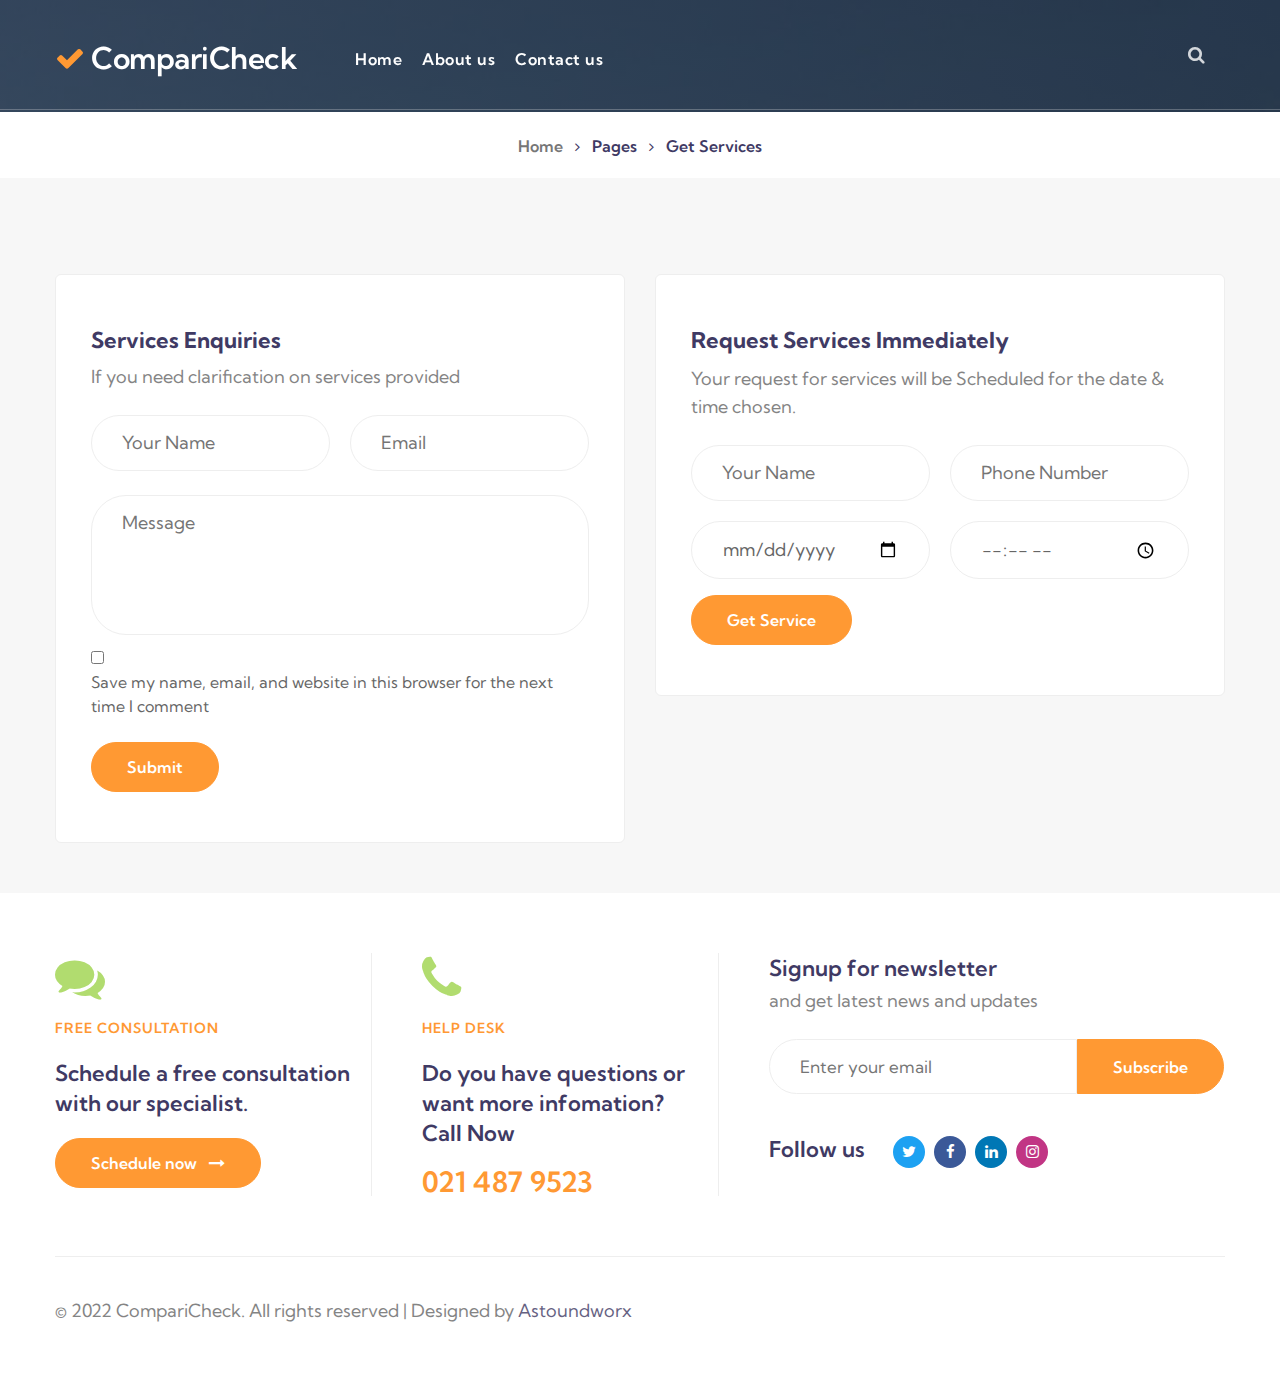
<file: contact.html>
<!--
Author: W3layouts
Author URL: http://w3layouts.com
-->
<!doctype html>
<html lang="en">

<head>
    <!-- Required meta tags -->
    <meta charset="utf-8">
    <meta name="viewport" content="width=device-width, initial-scale=1, shrink-to-fit=no">

    <title>CompariCheck - Get Services</title>

    <!-- google fonts -->
    <link href="//fonts.googleapis.com/css2?family=Kumbh+Sans:wght@300;400;700&display=swap" rel="stylesheet">

    <!-- Template CSS -->
    <link rel="stylesheet" href="assets/css/style-starter.css">
</head>

<body>

    <!--header-->
    <header id="site-header" class="fixed-top">
        <div class="container">
            <nav class="navbar navbar-expand-lg stroke px-0">
                <h1>
                    <a class="navbar-brand" href="index.html">
                        <span class="fa fa-check"></span> CompariCheck
                    </a>
                </h1>
                <!-- if logo is image enable this   
<a class="navbar-brand" href="#index.html">
    <img src="image-path" alt="Your logo" title="Your logo" style="height:35px;" />
</a> -->
                <button class="navbar-toggler  collapsed bg-gradient" type="button" data-toggle="collapse" data-target="#navbarTogglerDemo02" aria-controls="navbarTogglerDemo02" aria-expanded="false" aria-label="Toggle navigation">
            <span class="navbar-toggler-icon fa icon-expand fa-bars"></span>
            <span class="navbar-toggler-icon fa icon-close fa-times"></span>
        </button>

                <div class="collapse navbar-collapse" id="navbarTogglerDemo02">
                    <ul class="navbar-nav ml-lg-5 mr-auto">
                        <li class="nav-item active">
                            <a class="nav-link" href="index.html">Home <span class="sr-only">(current)</span></a>
                        </li>
                        <li class="nav-item active">
                            <a class="nav-link" href="#">About us <span class="sr-only">(current)</span></a>
                        </li>
                        <li class="nav-item active">
                            <a class="nav-link" href="#">Contact us <span class="sr-only">(current)</span></a>
                        </li>
                    </ul>

                    <!--/search-right-->
                    <div class="search mx-3">
                        <input class="search_box" type="checkbox" id="search_box">
                        <label class="fa fa-search" for="search_box"></label>
                        <div class="search_form">
                            <form action="error.html" method="GET">
                                <input type="text" placeholder="Search"><input type="submit" value="search">
                            </form>
                        </div>
                    </div>
                    <!--//search-right-->
                </div>

                <!-- toggle switch for light and dark theme <div class="mobile-position">
                  <nav class="navigation">
                      <div class="theme-switch-wrapper">
                          <label class="theme-switch" for="checkbox">
                        <input type="checkbox" id="checkbox">
                        <div class="mode-container">
                            <i class="gg-sun"></i>
                            <i class="gg-moon"></i>
                        </div>
                    </label>
                      </div>
                  </nav>
              </div> -->

                <!-- //toggle switch for light and dark theme -->
            </nav>
        </div>
    </header>
    <!--/header-->
    <section class="w3l-about-breadcrumb">
        <div class="breadcrumb-bg breadcrumb-bg-about pt-5">
            <div class="container pt-lg-5 py-3">
            </div>
        </div>
    </section>
    <section class="w3l-breadcrumb">
        <div class="container">
            <ul class="breadcrumbs-custom-path">
                <li><a href="index.html">Home</a></li>
                <li class="active"><span class="fa fa-angle-right mx-2" aria-hidden="true"></span> Pages</li>
                <li class="active"><span class="fa fa-angle-right mx-2" aria-hidden="true"></span> Get Services</li>
            </ul>
        </div>
    </section>

    <!-- contacts -->
    <section class="w3l-contact-7 pt-5" id="contact">
        <div class="contacts-9 pt-lg-5 pt-md-4">
            <div class="container">
                <div class="top-map">
                    <div class="row map-content-9">
                        <div class="col-lg-6">
                            <div class="contact-form">
                                <h5 class="mb-2">Services Enquiries</h5>
                                <p class="mb-4">If you need clarification on services provided</p>
                                <form action="https://sendmail.w3layouts.com/submitForm" method="post" class="">
                                    <div class="form-grid">
                                        <div class="input-field">
                                            <input type="text" name="w3lName" id="w3lName" placeholder="Your Name" required="">
                                        </div>
                                        <div class="input-field">
                                            <input type="email" name="w3lSender" id="w3lSender" placeholder="Email" required="">
                                        </div>
                                    </div>
                                    <div class="input-field mt-4">
                                        <textarea name="w3lMessage" id="w3lMessage" placeholder="Message"></textarea>
                                    </div>
                                    <input type="checkbox"> <label>Save my name, email, and website in this
                                    browser for the next time I comment</label>
                                    <button type="submit" class="btn btn-primary btn-style mt-3">Submit</button>
                                </form>
                            </div>
                        </div>
                        <div class="col-lg-6 cont-details">
                            <address>
                              <h5 class="mb-2" style="margin-bottom: 10px;">Request Services Immediately</h5>
                              <p class="mb-4">Your request for services will be Scheduled for the date & time chosen.</p>
                              <form action="https://sendmail.w3layouts.com/submitForm" method="post" class="">
                                <div class="form-grid">
                                  <div class="input-field">
                                    <input type="text" name="w3lName" id="w3lName" placeholder="Your Name" required="">
                                </div>
                                <div class="input-field">
                                  <input type="text" name="w3lName" id="w3lName" placeholder="Phone Number" required="">
                              </div>
                                    <div class="input-field">
                                        <input type="date" name="w3lName" id="w3lName" placeholder="Your Name" required="">
                                    </div>
                                    <div class="input-field">
                                        <input type="time" name="w3lSender" id="w3lSender" placeholder="Email" required="">
                                    </div>
                                </div>

                                <button type="submit" class="btn btn-primary btn-style mt-3">Get Service</button>
                            </form>
                        </address>
                        </div>
                    </div>
                </div>
            </div>
        </div>
    </section>
    <!-- //contacts -->

    <!-- footers 20 -->
    <section class="w3l-footers-20" style="margin-top: 50px;">
        <div class="footers20">
            <div class="container">
                <div class="footers20-content">
                    <div class="d-grid grid-col-4 grids-content">
                        <div class="column">
                            <a href="#url" class="link"><span class="fa fa-comments"></span></a>
                            <a href="#url" class="title-small">Free consultation</a>
                            <h4>Schedule a free consultation with our specialist.</h4>
                            <a href="#buytheme" class="btn btn-style btn-primary"> Schedule now
      <span class="fa fa-long-arrow-right ml-2"></span> </a>
                        </div>
                        <div class="column">
                            <a href="#url" class="link"><span class="fa fa-phone"></span></a>
                            <a href="#url" class="title-small">help desk</a>
                            <h4>Do you have questions or want more infomation? Call Now</h4>
                            <a href="tel:+1-2345-678-11">
                                <p class="contact-phone mt-2"><span class="lnr lnr-phone-handset"></span> 021 487 9523
                                </p>
                            </a>
                        </div>
                        <div class="column mt-lg-0 mt-md-5">
                            <h4 class="mb-1">Signup for newsletter</h4>
                            <p>and get latest news and updates</p>
                            <form action="#" class="subscribe-form mt-4" method="post">
                                <div class="form-group">
                                    <input type="email" name="subscribe" placeholder="Enter your email" required="">
                                    <button class="btn btn-style btn-primary">Subscribe</button>
                                </div>
                            </form>
                            <ul class="footers-17_social">
                                <h4 class="d-inline mr-4">Follow us</h4>
                                <li><a href="#url" class="twitter"><span class="fa fa-twitter"></span></a></li>
                                <li><a href="#url" class="facebook"><span class="fa fa-facebook"></span></a></li>
                                <li><a href="#url" class="linkedin"><span class="fa fa-linkedin"></span></a></li>
                                <li><a href="#url" class="instagram"><span class="fa fa-instagram"></span></a></li>
                            </ul>
                        </div>
                    </div>
                    <div class="d-grid grid-col-3 grids-content1 bottom-border">
                        <div class="columns copyright-grid align-self">
                            <p class="copy-footer-29">© 2022 CompariCheck. All rights reserved | Designed by <a href="#">Astoundworx</a></p>
                        </div>
                    </div>
                </div>
            </div>
        </div>
        <!-- move top -->
        <button onclick="topFunction()" id="movetop" title="Go to top">
&#10548;
</button>
        <script>
            // When the user scrolls down 20px from the top of the document, show the button
            window.onscroll = function() {
                scrollFunction()
            };

            function scrollFunction() {
                if (document.body.scrollTop > 20 || document.documentElement.scrollTop > 20) {
                    document.getElementById("movetop").style.display = "block";
                } else {
                    document.getElementById("movetop").style.display = "none";
                }
            }

            // When the user clicks on the button, scroll to the top of the document
            function topFunction() {
                document.body.scrollTop = 0;
                document.documentElement.scrollTop = 0;
            }
        </script>
        <!-- /move top -->
    </section>

    <!-- jQuery and Bootstrap JS -->
    <script src="assets/js/jquery-3.3.1.min.js"></script>

    <script src="assets/js/theme-change.js"></script>
    <!-- theme switch js (light and dark)-->

    <!-- stats number counter-->
    <script src="assets/js/jquery.waypoints.min.js"></script>
    <script src="assets/js/jquery.countup.js"></script>
    <script>
        $('.counter').countUp();
    </script>
    <!-- //stats number counter -->

    <!-- owlcarousel -->
    <script src="assets/js/owl.carousel.js"></script>
    <!-- script for blog post slider -->
    <script>
        $(document).ready(function() {
            $('.owl-blog').owlCarousel({
                loop: true,
                margin: 30,
                nav: false,
                responsiveClass: true,
                autoplay: false,
                autoplayTimeout: 5000,
                autoplaySpeed: 1000,
                autoplayHoverPause: false,
                responsive: {
                    0: {
                        items: 1,
                        nav: true
                    },
                    480: {
                        items: 1,
                        nav: true
                    },
                    700: {
                        items: 1,
                        nav: true
                    },
                    1090: {
                        items: 1,
                        nav: true
                    }
                }
            })
        })
    </script>
    <!-- //script for blog post slider -->

    <!-- script for tesimonials carousel slider -->
    <script>
        $(document).ready(function() {
            $("#owl-demo1").owlCarousel({
                loop: true,
                nav: false,
                margin: 50,
                responsiveClass: true,
                responsive: {
                    0: {
                        items: 1,
                        nav: false
                    },
                    736: {
                        items: 1,
                        nav: false
                    }
                }
            })
        })
    </script>
    <!-- //script for tesimonials carousel slider -->

    <script src="assets/js/jquery.magnific-popup.min.js"></script>
    <script>
        $(document).ready(function() {
            $('.popup-with-zoom-anim').magnificPopup({
                type: 'inline',

                fixedContentPos: false,
                fixedBgPos: true,

                overflowY: 'auto',

                closeBtnInside: true,
                preloader: false,

                midClick: true,
                removalDelay: 300,
                mainClass: 'my-mfp-zoom-in'
            });

            $('.popup-with-move-anim').magnificPopup({
                type: 'inline',

                fixedContentPos: false,
                fixedBgPos: true,

                overflowY: 'auto',

                closeBtnInside: true,
                preloader: false,

                midClick: true,
                removalDelay: 300,
                mainClass: 'my-mfp-slide-bottom'
            });
        });
    </script>

    <!-- disable body scroll which navbar is in active -->
    <script>
        $(function() {
            $('.navbar-toggler').click(function() {
                $('body').toggleClass('noscroll');
            })
        });
    </script>
    <!-- disable body scroll which navbar is in active -->

    <!-- MENU-JS -->
    <script>
        $(window).on("scroll", function() {
            var scroll = $(window).scrollTop();

            if (scroll >= 80) {
                $("#site-header").addClass("nav-fixed");
            } else {
                $("#site-header").removeClass("nav-fixed");
            }
        });

        //Main navigation Active Class Add Remove
        $(".navbar-toggler").on("click", function() {
            $("header").toggleClass("active");
        });
        $(document).on("ready", function() {
            if ($(window).width() > 991) {
                $("header").removeClass("active");
            }
            $(window).on("resize", function() {
                if ($(window).width() > 991) {
                    $("header").removeClass("active");
                }
            });
        });
    </script>
    <!-- //MENU-JS -->

    <!-- bootstrap -->
    <script src="assets/js/bootstrap.min.js"></script>

</body>

</html>
</file>
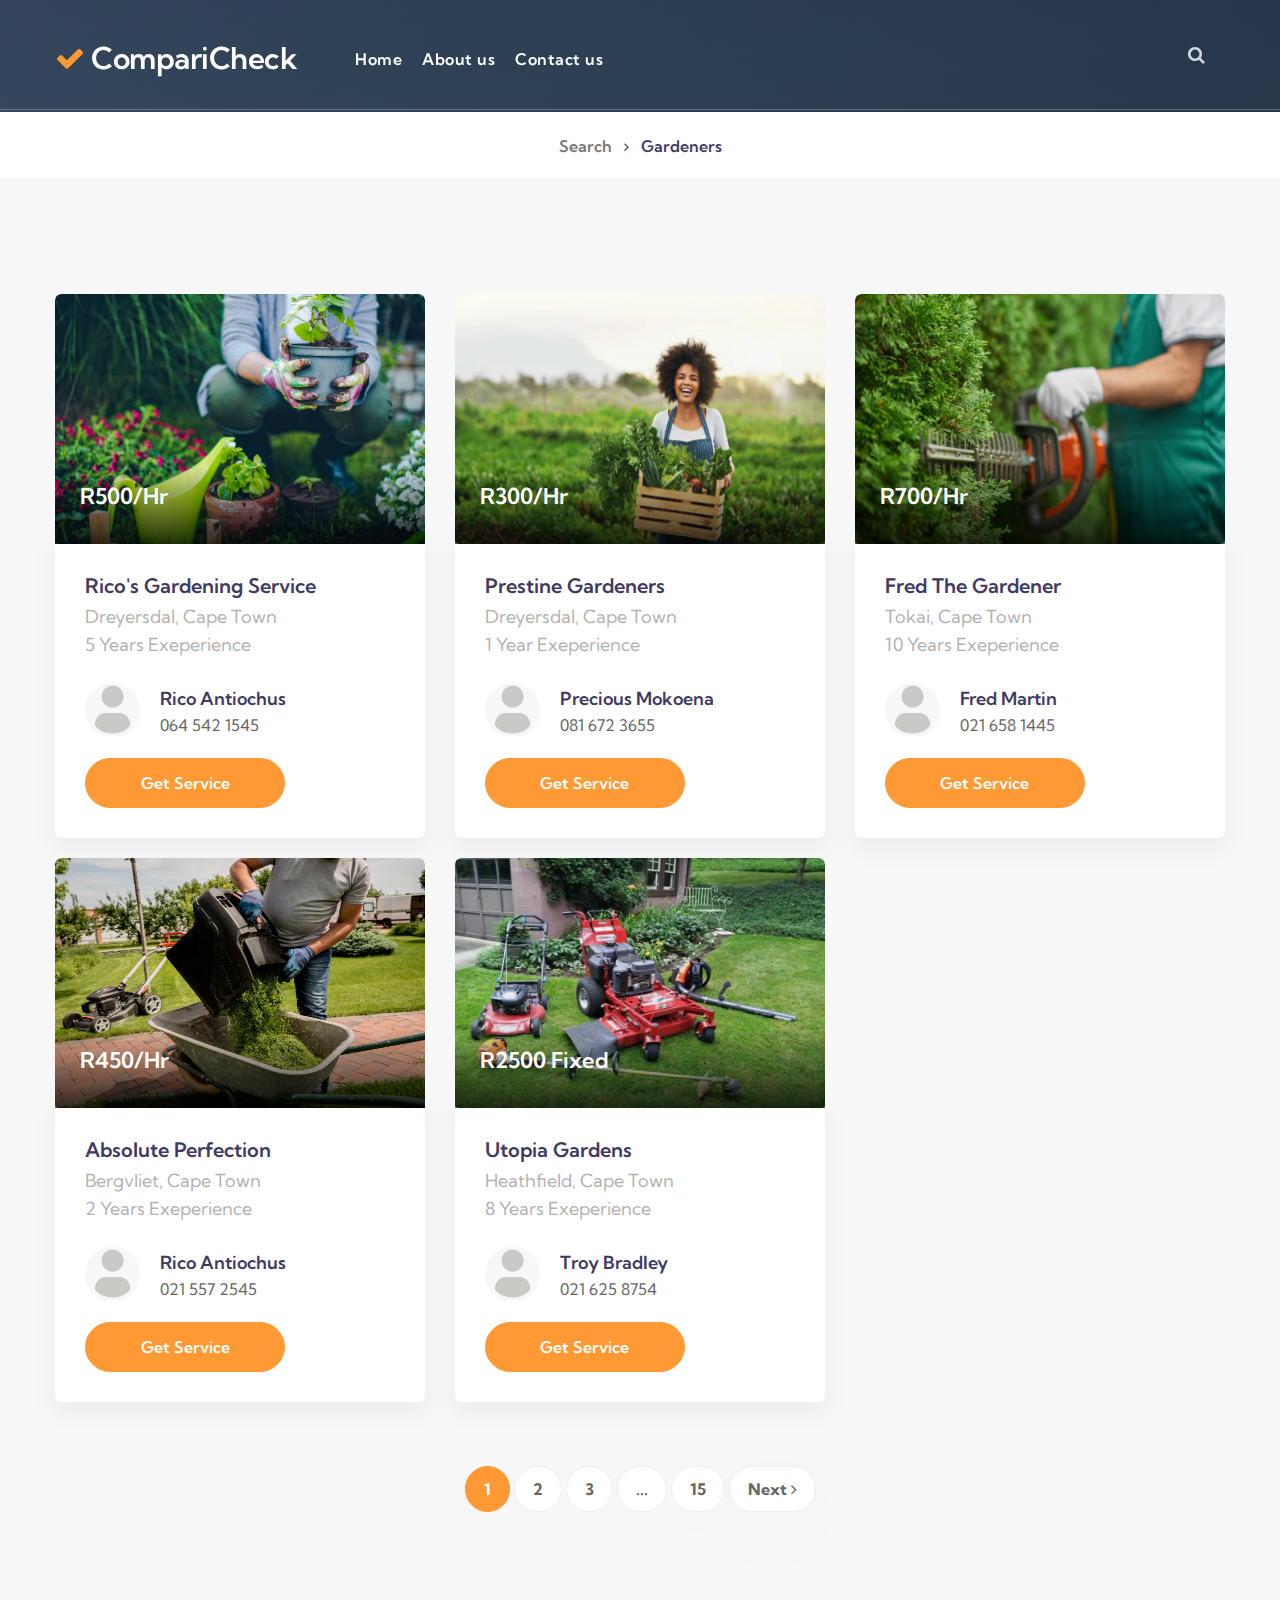
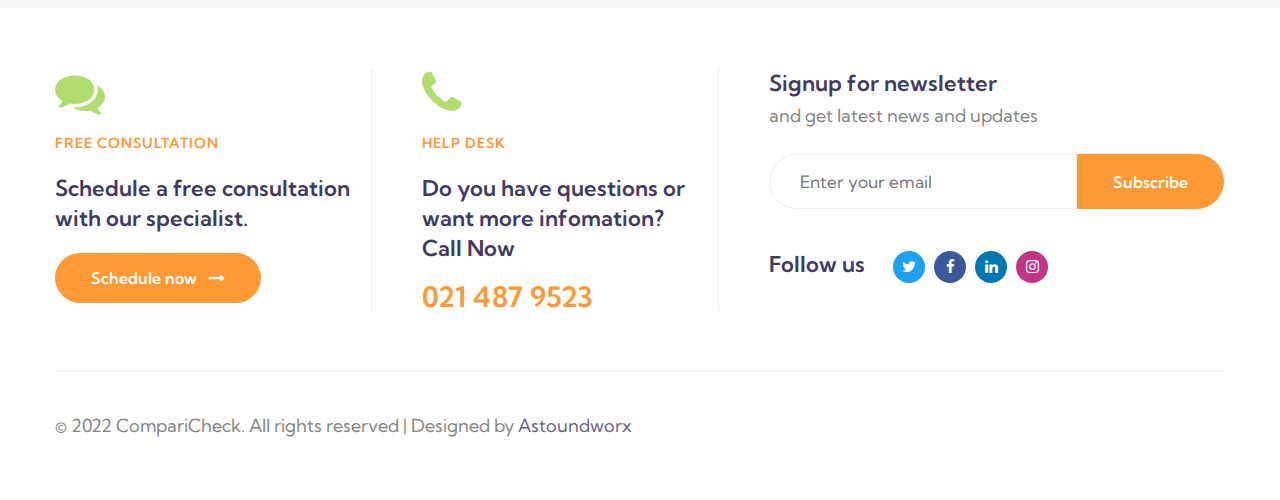
<file: listing.html>
<!doctype html>
<html lang="en">

<head>
    <!-- Required meta tags -->
    <meta charset="utf-8">
    <meta name="viewport" content="width=device-width, initial-scale=1, shrink-to-fit=no">

    <title>CompariCheck - Services</title>

    <!-- google fonts -->
    <link href="//fonts.googleapis.com/css2?family=Kumbh+Sans:wght@300;400;700&display=swap" rel="stylesheet">

    <!-- Template CSS -->
    <link rel="stylesheet" href="assets/css/style-starter.css">
</head>

<body>

    <!--header-->
    <header id="site-header" class="fixed-top">
        <div class="container">
            <nav class="navbar navbar-expand-lg stroke px-0">
                <h1>
                    <a class="navbar-brand" href="index.html">
                        <span class="fa fa-check"></span> CompariCheck
                    </a>
                </h1>
                <!-- if logo is image enable this   
  <a class="navbar-brand" href="#index.html">
      <img src="image-path" alt="Your logo" title="Your logo" style="height:35px;" />
  </a> -->
                <button class="navbar-toggler  collapsed bg-gradient" type="button" data-toggle="collapse" data-target="#navbarTogglerDemo02" aria-controls="navbarTogglerDemo02" aria-expanded="false" aria-label="Toggle navigation">
              <span class="navbar-toggler-icon fa icon-expand fa-bars"></span>
              <span class="navbar-toggler-icon fa icon-close fa-times"></span>
          </button>

                <div class="collapse navbar-collapse" id="navbarTogglerDemo02">
                    <ul class="navbar-nav ml-lg-5 mr-auto">
                        <li class="nav-item active">
                            <a class="nav-link" href="index.html">Home <span class="sr-only">(current)</span></a>
                        </li>
                        <li class="nav-item active">
                            <a class="nav-link" href="#">About us <span class="sr-only">(current)</span></a>
                        </li>
                        <li class="nav-item active">
                            <a class="nav-link" href="#">Contact us <span class="sr-only">(current)</span></a>
                        </li>
                    </ul>

                    <!--/search-right-->
                    <div class="search mx-3">
                        <input class="search_box" type="checkbox" id="search_box">
                        <label class="fa fa-search" for="search_box"></label>
                        <div class="search_form">
                            <form action="error.html" method="GET">
                                <input type="text" placeholder="Search"><input type="submit" value="search">
                            </form>
                        </div>
                    </div>
                    <!--//search-right-->
                </div>

                <!-- toggle switch for light and dark theme <div class="mobile-position">
                    <nav class="navigation">
                        <div class="theme-switch-wrapper">
                            <label class="theme-switch" for="checkbox">
                          <input type="checkbox" id="checkbox">
                          <div class="mode-container">
                              <i class="gg-sun"></i>
                              <i class="gg-moon"></i>
                          </div>
                      </label>
                        </div>
                    </nav>
                </div> -->

                <!-- //toggle switch for light and dark theme -->
            </nav>
        </div>
    </header>
    <!--/header-->
    <section class="w3l-about-breadcrumb">
        <div class="breadcrumb-bg breadcrumb-bg-about pt-5">
            <div class="container pt-lg-5 py-3">
            </div>
        </div>
    </section>
    <section class="w3l-breadcrumb">
        <div class="container">
            <ul class="breadcrumbs-custom-path">
                <li><a href="index.html">Search</a></li>
                <li class="active"><span class="fa fa-angle-right mx-2" aria-hidden="true"></span> Gardeners</li>
            </ul>
        </div>
    </section>
    <section class="locations-1" id="locations">
        <div class="locations py-5">
            <div class="container py-lg-5 py-md-4 py-2">
                <div class="row">
                    <!--business 1-->
                    <div class="col-lg-4 col-md-6 listing-img" style="margin-top: 20px;">
                        <a href="#">
                            <div class="box16">
                                <img style="height: 250px; width: 400px;" class="img-fluid" src="assets/images/1.jpg" alt="">
                                <div class="box-content">
                                    <h3 class="title">R500/hr</h3>
                                </div>
                            </div>
                        </a>
                        <div class="listing-details blog-details align-self">
                            <h4 class="user_title agent">
                                <a href="#url">Rico's Gardening Service</a>
                            </h4>
                            <p class="user_position">Dreyersdal, Cape Town</p>
                            <p class="user_position">5 Years Exeperience</p>
                            <div class="author align-items-center mt-4">
                                <a href="#img" class="comment-img">
                                    <img src="assets/images/placeholder.png" alt="" class="img-fluid">
                                </a>
                                <ul class="blog-meta">
                                    <li>
                                        <a href="#url">Rico Antiochus </a>
                                    </li>
                                    <li class="meta-item blog-lesson">
                                        <span class="meta-value"> 064 542 1545</span>
                                    </li>
                                </ul>

                                <div>
                                    <button class="btn btn-style btn-primary" style="width: 200px;"><a href="contact.html" style="color: white;">Get Service</a></button>
                                </div>

                            </div>
                        </div>
                    </div>
                    <!--business 1 End-->
                    <!--business 2-->
                    <div class="col-lg-4 col-md-6 listing-img" style="margin-top: 20px;">
                        <a href=" #url ">
                            <div class="box16 ">
                                <img style="height: 250px; width: 400px;" class="img-fluid " src="assets/images/3.jpg " alt=" ">
                                <div class="box-content ">
                                    <h3 class="title ">R300/hr</h3>
                                </div>
                            </div>
                        </a>
                        <div class="listing-details blog-details align-self ">
                            <h4 class="user_title agent ">
                                <a href="#url ">Prestine Gardeners</a>
                            </h4>
                            <p class="user_position ">Dreyersdal, Cape Town</p>
                            <p class="user_position ">1 Year Exeperience</p>
                            <div class="author align-items-center mt-4 ">
                                <a href="#img " class="comment-img ">
                                    <img src="assets/images/placeholder.png " alt=" " class="img-fluid ">
                                </a>
                                <ul class="blog-meta ">
                                    <li>
                                        <a href="#url ">Precious Mokoena </a>
                                    </li>
                                    <li class="meta-item blog-lesson ">
                                        <span class="meta-value "> 081 672 3655</span>
                                    </li>
                                </ul>

                                <div>
                                    <button class="btn btn-style btn-primary" style="width: 200px;"><a href="contact.html" style="color: white;">Get Service</a></button>
                                </div>
                            </div>
                        </div>
                    </div>
                    <!--business 2 End-->
                    <!--business 3-->
                    <div class="col-lg-4 col-md-6 listing-img " style="margin-top: 20px;">
                        <a href="#url">
                            <div class="box16">
                                <img style="height: 250px; width: 400px;" class="img-fluid" src="assets/images/2.jpg" alt="">
                                <div class="box-content">
                                    <h3 class="title">R700/hr</h3>
                                </div>
                            </div>
                        </a>
                        <div class="listing-details blog-details align-self">
                            <h4 class="user_title agent">
                                <a href="#url">Fred The Gardener</a>
                            </h4>
                            <p class="user_position">Tokai, Cape Town</p>
                            <p class="user_position">10 Years Exeperience</p>
                            <div class="author align-items-center mt-4">
                                <a href="#img" class="comment-img">
                                    <img src="assets/images/placeholder.png" alt="" class="img-fluid">
                                </a>
                                <ul class="blog-meta">
                                    <li>
                                        <a href="#url">Fred Martin </a>
                                    </li>
                                    <li class="meta-item blog-lesson">
                                        <span class="meta-value"> 021 658 1445</span>
                                    </li>
                                </ul>

                                <div>
                                    <button class="btn btn-style btn-primary" style="width: 200px;"><a href="contact.html" style="color: white;">Get Service</a></button>
                                </div>
                            </div>
                        </div>
                    </div>
                    <!--business 3 End-->
                    <!--business 4-->
                    <div class="col-lg-4 col-md-6 listing-img" style="margin-top: 20px;">
                        <a href=" #url ">
                            <div class="box16 ">
                                <img style="height: 250px; width: 400px;" class="img-fluid " src="assets/images/4.jpg " alt=" ">
                                <div class="box-content ">
                                    <h3 class="title ">R450/hr</h3>
                                </div>
                            </div>
                        </a>
                        <div class="listing-details blog-details align-self ">
                            <h4 class="user_title agent ">
                                <a href="#url ">Absolute Perfection</a>
                            </h4>
                            <p class="user_position ">Bergvliet, Cape Town</p>
                            <p class="user_position ">2 Years Exeperience</p>
                            <div class="author align-items-center mt-4 ">
                                <a href="#img " class="comment-img ">
                                    <img src="assets/images/placeholder.png " alt=" " class="img-fluid ">
                                </a>
                                <ul class="blog-meta ">
                                    <li>
                                        <a href="#url ">Rico Antiochus </a>
                                    </li>
                                    <li class="meta-item blog-lesson ">
                                        <span class="meta-value "> 021 557 2545</span>
                                    </li>
                                </ul>

                                <div>
                                    <button class="btn btn-style btn-primary" style="width: 200px;"><a href="contact.html" style="color: white;">Get Service</a></button>
                                </div>
                            </div>
                        </div>
                    </div>
                    <!--business 4 End-->
                    <!--business 5-->
                    <div class="col-lg-4 col-md-6 listing-img " style="margin-top: 20px;">
                        <a href="#url">
                            <div class="box16">
                                <img style="height: 250px; width: 400px;" class="img-fluid" src="assets/images/5.jpg" alt="">
                                <div class="box-content">
                                    <h3 class="title">R2500 Fixed</h3>
                                </div>
                            </div>
                        </a>
                        <div class="listing-details blog-details align-self">
                            <h4 class="user_title agent">
                                <a href="#url">Utopia Gardens</a>
                            </h4>
                            <p class="user_position">Heathfield, Cape Town</p>
                            <p class="user_position">8 Years Exeperience</p>
                            <div class="author align-items-center mt-4">
                                <a href="#img" class="comment-img">
                                    <img src="assets/images/placeholder.png" alt="" class="img-fluid">
                                </a>
                                <ul class="blog-meta">
                                    <li>
                                        <a href="#url">Troy Bradley</a>
                                    </li>
                                    <li class="meta-item blog-lesson">
                                        <span class="meta-value"> 021 625 8754</span>
                                    </li>
                                </ul>

                                <div>
                                    <button class="btn btn-style btn-primary" style="width: 200px;"><a href="contact.html" style="color: white;">Get Service</a></button>
                                </div>
                            </div>
                        </div>
                    </div>
                    <!--business 5 End-->

                </div>

                <!-- pagination -->
                <div class="pagination-wrapper mt-5 pt-lg-3 text-center">
                    <ul class="page-pagination">
                        <li><span aria-current="page" class="page-numbers current">1</span></li>
                        <li><a class="page-numbers" href="#url">2</a></li>
                        <li><a class="page-numbers" href="#url">3</a></li>
                        <li><a class="page-numbers" href="#url">...</a></li>
                        <li><a class="page-numbers" href="#url">15</a></li>
                        <li><a class="next" href="#url">Next <span class="fa fa-angle-right"></span></a></li>
                    </ul>
                </div>
                <!-- //pagination -->
            </div>
        </div>
    </section>

    <!-- footers 20 -->
    <section class="w3l-footers-20">
        <div class="footers20">
            <div class="container">
                <div class="footers20-content">
                    <div class="d-grid grid-col-4 grids-content">
                        <div class="column">
                            <a href="#url" class="link"><span class="fa fa-comments"></span></a>
                            <a href="#url" class="title-small">Free consultation</a>
                            <h4>Schedule a free consultation with our specialist.</h4>
                            <a href="#buytheme" class="btn btn-style btn-primary"> Schedule now
      <span class="fa fa-long-arrow-right ml-2"></span> </a>
                        </div>
                        <div class="column">
                            <a href="#url" class="link"><span class="fa fa-phone"></span></a>
                            <a href="#url" class="title-small">help desk</a>
                            <h4>Do you have questions or want more infomation? Call Now</h4>
                            <a href="tel:+1-2345-678-11">
                                <p class="contact-phone mt-2"><span class="lnr lnr-phone-handset"></span> 021 487 9523
                                </p>
                            </a>
                        </div>
                        <div class="column mt-lg-0 mt-md-5">
                            <h4 class="mb-1">Signup for newsletter</h4>
                            <p>and get latest news and updates</p>
                            <form action="#" class="subscribe-form mt-4" method="post">
                                <div class="form-group">
                                    <input type="email" name="subscribe" placeholder="Enter your email" required="">
                                    <button class="btn btn-style btn-primary">Subscribe</button>
                                </div>
                            </form>
                            <ul class="footers-17_social">
                                <h4 class="d-inline mr-4">Follow us</h4>
                                <li><a href="#url" class="twitter"><span class="fa fa-twitter"></span></a></li>
                                <li><a href="#url" class="facebook"><span class="fa fa-facebook"></span></a></li>
                                <li><a href="#url" class="linkedin"><span class="fa fa-linkedin"></span></a></li>
                                <li><a href="#url" class="instagram"><span class="fa fa-instagram"></span></a></li>
                            </ul>
                        </div>
                    </div>
                    <div class="d-grid grid-col-3 grids-content1 bottom-border">
                        <div class="columns copyright-grid align-self">
                            <p class="copy-footer-29">© 2022 CompariCheck. All rights reserved | Designed by <a href="#">Astoundworx</a></p>
                        </div>
                    </div>
                </div>
            </div>
        </div>
        <!-- move top -->
        <button onclick="topFunction()" id="movetop" title="Go to top">
&#10548;
</button>
        <script>
            // When the user scrolls down 20px from the top of the document, show the button
            window.onscroll = function() {
                scrollFunction()
            };

            function scrollFunction() {
                if (document.body.scrollTop > 20 || document.documentElement.scrollTop > 20) {
                    document.getElementById("movetop").style.display = "block";
                } else {
                    document.getElementById("movetop").style.display = "none";
                }
            }

            // When the user clicks on the button, scroll to the top of the document
            function topFunction() {
                document.body.scrollTop = 0;
                document.documentElement.scrollTop = 0;
            }
        </script>
        <!-- /move top -->
    </section>

    <!-- jQuery and Bootstrap JS -->
    <script src="assets/js/jquery-3.3.1.min.js"></script>

    <script src="assets/js/theme-change.js"></script>
    <!-- theme switch js (light and dark)-->

    <!-- stats number counter-->
    <script src="assets/js/jquery.waypoints.min.js"></script>
    <script src="assets/js/jquery.countup.js"></script>
    <script>
        $('.counter').countUp();
    </script>
    <!-- //stats number counter -->

    <!-- owlcarousel -->
    <script src="assets/js/owl.carousel.js"></script>
    <!-- script for blog post slider -->
    <script>
        $(document).ready(function() {
            $('.owl-blog').owlCarousel({
                loop: true,
                margin: 30,
                nav: false,
                responsiveClass: true,
                autoplay: false,
                autoplayTimeout: 5000,
                autoplaySpeed: 1000,
                autoplayHoverPause: false,
                responsive: {
                    0: {
                        items: 1,
                        nav: true
                    },
                    480: {
                        items: 1,
                        nav: true
                    },
                    700: {
                        items: 1,
                        nav: true
                    },
                    1090: {
                        items: 1,
                        nav: true
                    }
                }
            })
        })
    </script>
    <!-- //script for blog post slider -->

    <!-- script for tesimonials carousel slider -->
    <script>
        $(document).ready(function() {
            $("#owl-demo1").owlCarousel({
                loop: true,
                nav: false,
                margin: 50,
                responsiveClass: true,
                responsive: {
                    0: {
                        items: 1,
                        nav: false
                    },
                    736: {
                        items: 1,
                        nav: false
                    }
                }
            })
        })
    </script>
    <!-- //script for tesimonials carousel slider -->

    <script src="assets/js/jquery.magnific-popup.min.js"></script>
    <script>
        $(document).ready(function() {
            $('.popup-with-zoom-anim').magnificPopup({
                type: 'inline',

                fixedContentPos: false,
                fixedBgPos: true,

                overflowY: 'auto',

                closeBtnInside: true,
                preloader: false,

                midClick: true,
                removalDelay: 300,
                mainClass: 'my-mfp-zoom-in'
            });

            $('.popup-with-move-anim').magnificPopup({
                type: 'inline',

                fixedContentPos: false,
                fixedBgPos: true,

                overflowY: 'auto',

                closeBtnInside: true,
                preloader: false,

                midClick: true,
                removalDelay: 300,
                mainClass: 'my-mfp-slide-bottom'
            });
        });
    </script>

    <!-- disable body scroll which navbar is in active -->
    <script>
        $(function() {
            $('.navbar-toggler').click(function() {
                $('body').toggleClass('noscroll');
            })
        });
    </script>
    <!-- disable body scroll which navbar is in active -->

    <!-- MENU-JS -->
    <script>
        $(window).on("scroll", function() {
            var scroll = $(window).scrollTop();

            if (scroll >= 80) {
                $("#site-header").addClass("nav-fixed");
            } else {
                $("#site-header").removeClass("nav-fixed");
            }
        });

        //Main navigation Active Class Add Remove
        $(".navbar-toggler").on("click", function() {
            $("header").toggleClass("active");
        });
        $(document).on("ready", function() {
            if ($(window).width() > 991) {
                $("header").removeClass("active");
            }
            $(window).on("resize", function() {
                if ($(window).width() > 991) {
                    $("header").removeClass("active");
                }
            });
        });
    </script>
    <!-- //MENU-JS -->

    <!-- bootstrap -->
    <script src="assets/js/bootstrap.min.js"></script>

</body>

</html>
</file>
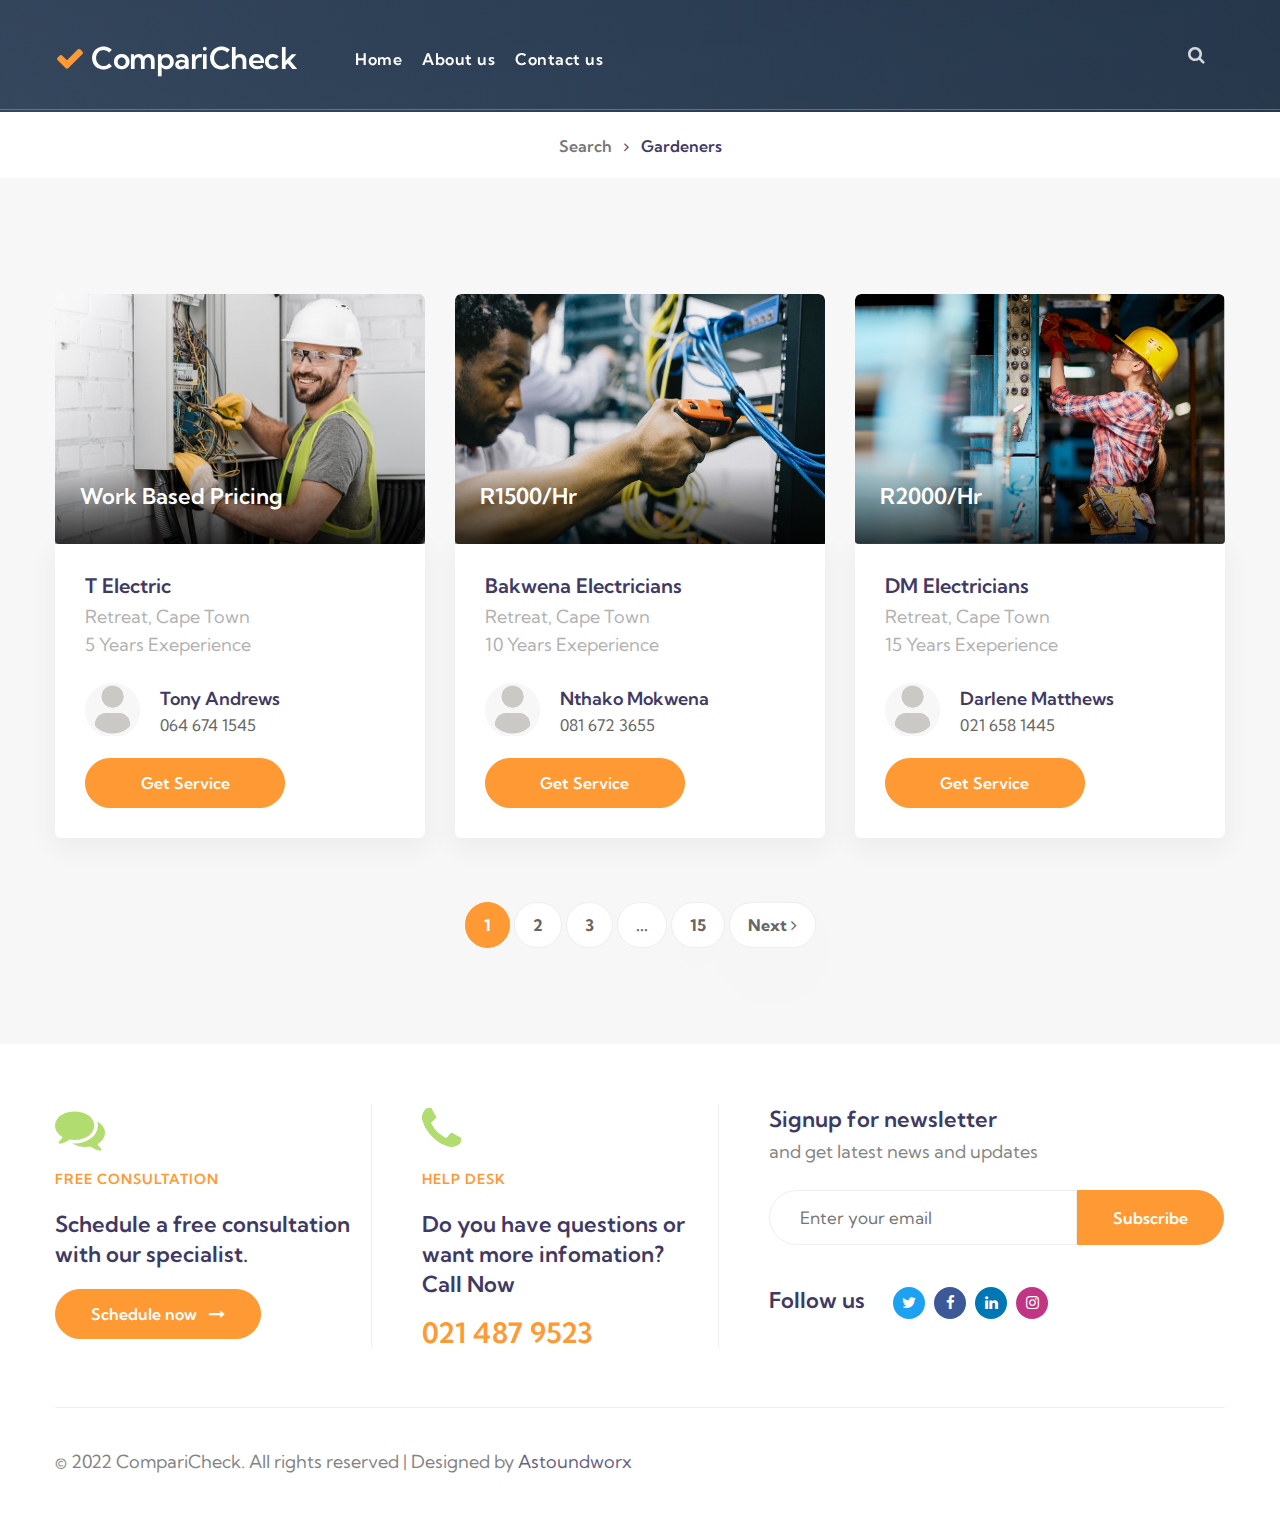
<file: listing2.html>
<!doctype html>
<html lang="en">

<head>
    <!-- Required meta tags -->
    <meta charset="utf-8">
    <meta name="viewport" content="width=device-width, initial-scale=1, shrink-to-fit=no">

    <title>CompariCheck - Services</title>

    <!-- google fonts -->
    <link href="//fonts.googleapis.com/css2?family=Kumbh+Sans:wght@300;400;700&display=swap" rel="stylesheet">

    <!-- Template CSS -->
    <link rel="stylesheet" href="assets/css/style-starter.css">
</head>

<body>

    <!--header-->
    <header id="site-header" class="fixed-top">
        <div class="container">
            <nav class="navbar navbar-expand-lg stroke px-0">
                <h1>
                    <a class="navbar-brand" href="index.html">
                        <span class="fa fa-check"></span> CompariCheck
                    </a>
                </h1>
                <!-- if logo is image enable this   
  <a class="navbar-brand" href="#index.html">
      <img src="image-path" alt="Your logo" title="Your logo" style="height:35px;" />
  </a> -->
                <button class="navbar-toggler  collapsed bg-gradient" type="button" data-toggle="collapse" data-target="#navbarTogglerDemo02" aria-controls="navbarTogglerDemo02" aria-expanded="false" aria-label="Toggle navigation">
              <span class="navbar-toggler-icon fa icon-expand fa-bars"></span>
              <span class="navbar-toggler-icon fa icon-close fa-times"></span>
          </button>

                <div class="collapse navbar-collapse" id="navbarTogglerDemo02">
                    <ul class="navbar-nav ml-lg-5 mr-auto">
                        <li class="nav-item active">
                            <a class="nav-link" href="index.html">Home <span class="sr-only">(current)</span></a>
                        </li>
                        <li class="nav-item active">
                            <a class="nav-link" href="#">About us <span class="sr-only">(current)</span></a>
                        </li>
                        <li class="nav-item active">
                            <a class="nav-link" href="#">Contact us <span class="sr-only">(current)</span></a>
                        </li>
                    </ul>

                    <!--/search-right-->
                    <div class="search mx-3">
                        <input class="search_box" type="checkbox" id="search_box">
                        <label class="fa fa-search" for="search_box"></label>
                        <div class="search_form">
                            <form action="error.html" method="GET">
                                <input type="text" placeholder="Search"><input type="submit" value="search">
                            </form>
                        </div>
                    </div>
                    <!--//search-right-->
                </div>

                <!-- toggle switch for light and dark theme <div class="mobile-position">
                    <nav class="navigation">
                        <div class="theme-switch-wrapper">
                            <label class="theme-switch" for="checkbox">
                          <input type="checkbox" id="checkbox">
                          <div class="mode-container">
                              <i class="gg-sun"></i>
                              <i class="gg-moon"></i>
                          </div>
                      </label>
                        </div>
                    </nav>
                </div> -->

                <!-- //toggle switch for light and dark theme -->
            </nav>
        </div>
    </header>
    <!--/header-->
    <section class="w3l-about-breadcrumb">
        <div class="breadcrumb-bg breadcrumb-bg-about pt-5">
            <div class="container pt-lg-5 py-3">
            </div>
        </div>
    </section>
    <section class="w3l-breadcrumb">
        <div class="container">
            <ul class="breadcrumbs-custom-path">
                <li><a href="index.html">Search</a></li>
                <li class="active"><span class="fa fa-angle-right mx-2" aria-hidden="true"></span> Gardeners</li>
            </ul>
        </div>


    </section>
    <section class="locations-1" id="locations">
        <div class="locations py-5">
            <div class="container py-lg-5 py-md-4 py-2">
                <div class="row">
                    <!--business 1-->
                    <div class="col-lg-4 col-md-6 listing-img" style="margin-top: 20px;">
                        <a href="#">
                            <div class="box16">
                                <img style="height: 250px; width: 400px;" class="img-fluid" src="assets/images/elec1.jpg" alt="">
                                <div class="box-content">
                                    <h3 class="title">Work based Pricing</h3>
                                </div>
                            </div>
                        </a>
                        <div class="listing-details blog-details align-self">
                            <h4 class="user_title agent">
                                <a href="#url">T Electric</a>
                            </h4>
                            <p class="user_position">Retreat, Cape Town</p>
                            <p class="user_position">5 Years Exeperience</p>
                            <div class="author align-items-center mt-4">
                                <a href="#img" class="comment-img">
                                    <img src="assets/images/placeholder.png" alt="" class="img-fluid">
                                </a>
                                <ul class="blog-meta">
                                    <li>
                                        <a href="#url">Tony Andrews </a>
                                    </li>
                                    <li class="meta-item blog-lesson">
                                        <span class="meta-value"> 064 674 1545</span>
                                    </li>
                                </ul>

                                <div>
                                    <button class="btn btn-style btn-primary" style="width: 200px;"><a href="contact.html" style="color: white;">Get Service</a></button>
                                </div>

                            </div>
                        </div>
                    </div>
                    <!--business 1 End-->
                    <!--business 2-->
                    <div class="col-lg-4 col-md-6 listing-img" style="margin-top: 20px;">
                        <a href=" #url ">
                            <div class="box16 ">
                                <img style="height: 250px; width: 400px;" class="img-fluid " src="assets/images/elec2.jpg " alt=" ">
                                <div class="box-content ">
                                    <h3 class="title ">R1500/hr</h3>
                                </div>
                            </div>
                        </a>
                        <div class="listing-details blog-details align-self ">
                            <h4 class="user_title agent ">
                                <a href="#url ">Bakwena Electricians</a>
                            </h4>
                            <p class="user_position ">Retreat, Cape Town</p>
                            <p class="user_position ">10 Years Exeperience</p>
                            <div class="author align-items-center mt-4 ">
                                <a href="#img " class="comment-img ">
                                    <img src="assets/images/placeholder.png " alt=" " class="img-fluid ">
                                </a>
                                <ul class="blog-meta ">
                                    <li>
                                        <a href="#url ">Nthako Mokwena </a>
                                    </li>
                                    <li class="meta-item blog-lesson ">
                                        <span class="meta-value "> 081 672 3655</span>
                                    </li>
                                </ul>

                                <div>
                                    <button class="btn btn-style btn-primary" style="width: 200px;"><a href="contact.html" style="color: white;">Get Service</a></button>
                                </div>
                            </div>
                        </div>
                    </div>
                    <!--business 2 End-->
                    <!--business 3-->
                    <div class="col-lg-4 col-md-6 listing-img " style="margin-top: 20px;">
                        <a href="#url">
                            <div class="box16">
                                <img style="height: 250px; width: 400px;" class="img-fluid" src="assets/images/elec3.jpg" alt="">
                                <div class="box-content">
                                    <h3 class="title">R2000/hr</h3>
                                </div>
                            </div>
                        </a>
                        <div class="listing-details blog-details align-self">
                            <h4 class="user_title agent">
                                <a href="#url">DM Electricians</a>
                            </h4>
                            <p class="user_position">Retreat, Cape Town</p>
                            <p class="user_position">15 Years Exeperience</p>
                            <div class="author align-items-center mt-4">
                                <a href="#img" class="comment-img">
                                    <img src="assets/images/placeholder.png" alt="" class="img-fluid">
                                </a>
                                <ul class="blog-meta">
                                    <li>
                                        <a href="#url">Darlene Matthews </a>
                                    </li>
                                    <li class="meta-item blog-lesson">
                                        <span class="meta-value"> 021 658 1445</span>
                                    </li>
                                </ul>

                                <div>
                                    <button class="btn btn-style btn-primary" style="width: 200px;"><a href="contact.html" style="color: white;">Get Service</a></button>
                                </div>
                            </div>
                        </div>
                    </div>
                    <!--business 3 End-->


                </div>

                <!-- pagination -->
                <div class="pagination-wrapper mt-5 pt-lg-3 text-center">
                    <ul class="page-pagination">
                        <li><span aria-current="page" class="page-numbers current">1</span></li>
                        <li><a class="page-numbers" href="#url">2</a></li>
                        <li><a class="page-numbers" href="#url">3</a></li>
                        <li><a class="page-numbers" href="#url">...</a></li>
                        <li><a class="page-numbers" href="#url">15</a></li>
                        <li><a class="next" href="#url">Next <span class="fa fa-angle-right"></span></a></li>
                    </ul>
                </div>
                <!-- //pagination -->
            </div>
        </div>
    </section>

    <!-- footers 20 -->
    <section class="w3l-footers-20">
        <div class="footers20">
            <div class="container">
                <div class="footers20-content">
                    <div class="d-grid grid-col-4 grids-content">
                        <div class="column">
                            <a href="#url" class="link"><span class="fa fa-comments"></span></a>
                            <a href="#url" class="title-small">Free consultation</a>
                            <h4>Schedule a free consultation with our specialist.</h4>
                            <a href="#buytheme" class="btn btn-style btn-primary"> Schedule now
      <span class="fa fa-long-arrow-right ml-2"></span> </a>
                        </div>
                        <div class="column">
                            <a href="#url" class="link"><span class="fa fa-phone"></span></a>
                            <a href="#url" class="title-small">help desk</a>
                            <h4>Do you have questions or want more infomation? Call Now</h4>
                            <a href="tel:+1-2345-678-11">
                                <p class="contact-phone mt-2"><span class="lnr lnr-phone-handset"></span> 021 487 9523
                                </p>
                            </a>
                        </div>
                        <div class="column mt-lg-0 mt-md-5">
                            <h4 class="mb-1">Signup for newsletter</h4>
                            <p>and get latest news and updates</p>
                            <form action="#" class="subscribe-form mt-4" method="post">
                                <div class="form-group">
                                    <input type="email" name="subscribe" placeholder="Enter your email" required="">
                                    <button class="btn btn-style btn-primary">Subscribe</button>
                                </div>
                            </form>
                            <ul class="footers-17_social">
                                <h4 class="d-inline mr-4">Follow us</h4>
                                <li><a href="#url" class="twitter"><span class="fa fa-twitter"></span></a></li>
                                <li><a href="#url" class="facebook"><span class="fa fa-facebook"></span></a></li>
                                <li><a href="#url" class="linkedin"><span class="fa fa-linkedin"></span></a></li>
                                <li><a href="#url" class="instagram"><span class="fa fa-instagram"></span></a></li>
                            </ul>
                        </div>
                    </div>
                    <div class="d-grid grid-col-3 grids-content1 bottom-border">
                        <div class="columns copyright-grid align-self">
                            <p class="copy-footer-29">© 2022 CompariCheck. All rights reserved | Designed by <a href="#">Astoundworx</a></p>
                        </div>
                    </div>
                </div>
            </div>
        </div>
        <!-- move top -->
        <button onclick="topFunction()" id="movetop" title="Go to top">
&#10548;
</button>
        <script>
            // When the user scrolls down 20px from the top of the document, show the button
            window.onscroll = function() {
                scrollFunction()
            };

            function scrollFunction() {
                if (document.body.scrollTop > 20 || document.documentElement.scrollTop > 20) {
                    document.getElementById("movetop").style.display = "block";
                } else {
                    document.getElementById("movetop").style.display = "none";
                }
            }

            // When the user clicks on the button, scroll to the top of the document
            function topFunction() {
                document.body.scrollTop = 0;
                document.documentElement.scrollTop = 0;
            }
        </script>
        <!-- /move top -->
    </section>

    <!-- jQuery and Bootstrap JS -->
    <script src="assets/js/jquery-3.3.1.min.js"></script>

    <script src="assets/js/theme-change.js"></script>
    <!-- theme switch js (light and dark)-->

    <!-- stats number counter-->
    <script src="assets/js/jquery.waypoints.min.js"></script>
    <script src="assets/js/jquery.countup.js"></script>
    <script>
        $('.counter').countUp();
    </script>
    <!-- //stats number counter -->

    <!-- owlcarousel -->
    <script src="assets/js/owl.carousel.js"></script>
    <!-- script for blog post slider -->
    <script>
        $(document).ready(function() {
            $('.owl-blog').owlCarousel({
                loop: true,
                margin: 30,
                nav: false,
                responsiveClass: true,
                autoplay: false,
                autoplayTimeout: 5000,
                autoplaySpeed: 1000,
                autoplayHoverPause: false,
                responsive: {
                    0: {
                        items: 1,
                        nav: true
                    },
                    480: {
                        items: 1,
                        nav: true
                    },
                    700: {
                        items: 1,
                        nav: true
                    },
                    1090: {
                        items: 1,
                        nav: true
                    }
                }
            })
        })
    </script>
    <!-- //script for blog post slider -->

    <!-- script for tesimonials carousel slider -->
    <script>
        $(document).ready(function() {
            $("#owl-demo1").owlCarousel({
                loop: true,
                nav: false,
                margin: 50,
                responsiveClass: true,
                responsive: {
                    0: {
                        items: 1,
                        nav: false
                    },
                    736: {
                        items: 1,
                        nav: false
                    }
                }
            })
        })
    </script>
    <!-- //script for tesimonials carousel slider -->

    <script src="assets/js/jquery.magnific-popup.min.js"></script>
    <script>
        $(document).ready(function() {
            $('.popup-with-zoom-anim').magnificPopup({
                type: 'inline',

                fixedContentPos: false,
                fixedBgPos: true,

                overflowY: 'auto',

                closeBtnInside: true,
                preloader: false,

                midClick: true,
                removalDelay: 300,
                mainClass: 'my-mfp-zoom-in'
            });

            $('.popup-with-move-anim').magnificPopup({
                type: 'inline',

                fixedContentPos: false,
                fixedBgPos: true,

                overflowY: 'auto',

                closeBtnInside: true,
                preloader: false,

                midClick: true,
                removalDelay: 300,
                mainClass: 'my-mfp-slide-bottom'
            });
        });
    </script>

    <!-- disable body scroll which navbar is in active -->
    <script>
        $(function() {
            $('.navbar-toggler').click(function() {
                $('body').toggleClass('noscroll');
            })
        });
    </script>
    <!-- disable body scroll which navbar is in active -->

    <!-- MENU-JS -->
    <script>
        $(window).on("scroll", function() {
            var scroll = $(window).scrollTop();

            if (scroll >= 80) {
                $("#site-header").addClass("nav-fixed");
            } else {
                $("#site-header").removeClass("nav-fixed");
            }
        });

        //Main navigation Active Class Add Remove
        $(".navbar-toggler").on("click", function() {
            $("header").toggleClass("active");
        });
        $(document).on("ready", function() {
            if ($(window).width() > 991) {
                $("header").removeClass("active");
            }
            $(window).on("resize", function() {
                if ($(window).width() > 991) {
                    $("header").removeClass("active");
                }
            });
        });
    </script>
    <!-- //MENU-JS -->

    <!-- bootstrap -->
    <script src="assets/js/bootstrap.min.js"></script>

</body>

</html>
</file>
<file: assets/css/style-starter.css>
@charset "UTF-8";

/*--
Author: W3layouts
Author URL: http://w3layouts.com
--*/


/*!
 * Bootstrap v4.4.1 (https://getbootstrap.com/)
 * Copyright 2011-2019 The Bootstrap Authors
 * Copyright 2011-2019 Twitter, Inc.
 * Licensed under MIT (https://github.com/twbs/bootstrap/blob/master/LICENSE)
 */

:root {
    --blue: #007bff;
    --indigo: #6610f2;
    --purple: #6f42c1;
    --pink: #e83e8c;
    --red: #dc3545;
    --orange: #fd7e14;
    --yellow: #ffc107;
    --green: #28a745;
    --teal: #20c997;
    --cyan: #17a2b8;
    --white: #fff;
    --gray: #6c757d;
    --gray-dark: #343a40;
    --primary: #f93;
    --secondary: #68d585;
    --success: #28a745;
    --info: #17a2b8;
    --warning: #ffc107;
    --danger: #dc3545;
    --light: #f8f9fa;
    --dark: #343a40;
    --breakpoint-xs: 0;
    --breakpoint-sm: 576px;
    --breakpoint-md: 768px;
    --breakpoint-lg: 992px;
    --breakpoint-xl: 1200px;
    --font-family-sans-serif: -apple-system, BlinkMacSystemFont, "Segoe UI", Roboto, "Helvetica Neue", Arial, "Noto Sans", sans-serif, "Apple Color Emoji", "Segoe UI Emoji", "Segoe UI Symbol", "Noto Color Emoji";
    --font-family-monospace: SFMono-Regular, Menlo, Monaco, Consolas, "Liberation Mono", "Courier New", monospace;
}

*,
*::before,
*::after {
    box-sizing: border-box;
}

html {
    font-family: sans-serif;
    line-height: 1.15;
    -webkit-text-size-adjust: 100%;
    -webkit-tap-highlight-color: rgba(0, 0, 0, 0);
}

article,
aside,
figcaption,
figure,
footer,
header,
hgroup,
main,
nav,
section {
    display: block;
}

body {
    margin: 0;
    font-family: -apple-system, BlinkMacSystemFont, "Segoe UI", Roboto, "Helvetica Neue", Arial, "Noto Sans", sans-serif, "Apple Color Emoji", "Segoe UI Emoji", "Segoe UI Symbol", "Noto Color Emoji";
    font-size: 1rem;
    font-weight: 400;
    line-height: 1.5;
    color: #212529;
    text-align: left;
    background-color: #fff;
}

[tabindex="-1"]:focus:not(:focus-visible) {
    outline: 0 !important;
}

hr {
    box-sizing: content-box;
    height: 0;
    overflow: visible;
}

h1,
h2,
h3,
h4,
h5,
h6 {
    margin-top: 0;
    margin-bottom: 0.5rem;
}

p {
    margin-top: 0;
    margin-bottom: 1rem;
}

abbr[title],
abbr[data-original-title] {
    text-decoration: underline;
    -webkit-text-decoration: underline dotted;
    text-decoration: underline dotted;
    cursor: help;
    border-bottom: 0;
    -webkit-text-decoration-skip-ink: none;
    text-decoration-skip-ink: none;
}

address {
    margin-bottom: 1rem;
    font-style: normal;
    line-height: inherit;
}

ol,
ul,
dl {
    margin-top: 0;
    margin-bottom: 1rem;
}

ol ol,
ul ul,
ol ul,
ul ol {
    margin-bottom: 0;
}

dt {
    font-weight: 700;
}

dd {
    margin-bottom: .5rem;
    margin-left: 0;
}

blockquote {
    margin: 0 0 1rem;
}

b,
strong {
    font-weight: bolder;
}

small {
    font-size: 80%;
}

sub,
sup {
    position: relative;
    font-size: 75%;
    line-height: 0;
    vertical-align: baseline;
}

sub {
    bottom: -.25em;
}

sup {
    top: -.5em;
}

a {
    color: #f93;
    text-decoration: none;
    background-color: transparent;
}

a:hover {
    color: #e67300;
    text-decoration: underline;
}

a:not([href]) {
    color: inherit;
    text-decoration: none;
}

a:not([href]):hover {
    color: inherit;
    text-decoration: none;
}

pre,
code,
kbd,
samp {
    font-family: SFMono-Regular, Menlo, Monaco, Consolas, "Liberation Mono", "Courier New", monospace;
    font-size: 1em;
}

pre {
    margin-top: 0;
    margin-bottom: 1rem;
    overflow: auto;
}

figure {
    margin: 0 0 1rem;
}

img {
    vertical-align: middle;
    border-style: none;
}

svg {
    overflow: hidden;
    vertical-align: middle;
}

table {
    border-collapse: collapse;
}

caption {
    padding-top: 0.75rem;
    padding-bottom: 0.75rem;
    color: #6c757d;
    text-align: left;
    caption-side: bottom;
}

th {
    text-align: inherit;
}

label {
    display: inline-block;
    margin-bottom: 0.5rem;
}

button {
    border-radius: 0;
}

button:focus {
    outline: 1px dotted;
    outline: 5px auto -webkit-focus-ring-color;
}

input,
button,
select,
optgroup,
textarea {
    margin: 0;
    font-family: inherit;
    font-size: inherit;
    line-height: inherit;
}

button,
input {
    overflow: visible;
}

button,
select {
    text-transform: none;
}

select {
    word-wrap: normal;
}

button,
[type="button"],
[type="reset"],
[type="submit"] {
    -webkit-appearance: button;
}

button:not(:disabled),
[type="button"]:not(:disabled),
[type="reset"]:not(:disabled),
[type="submit"]:not(:disabled) {
    cursor: pointer;
}

button::-moz-focus-inner,
[type="button"]::-moz-focus-inner,
[type="reset"]::-moz-focus-inner,
[type="submit"]::-moz-focus-inner {
    padding: 0;
    border-style: none;
}

input[type="radio"],
input[type="checkbox"] {
    box-sizing: border-box;
    padding: 0;
}

input[type="date"],
input[type="time"],
input[type="datetime-local"],
input[type="month"] {
    -webkit-appearance: listbox;
}

textarea {
    overflow: auto;
    resize: vertical;
}

fieldset {
    min-width: 0;
    padding: 0;
    margin: 0;
    border: 0;
}

legend {
    display: block;
    width: 100%;
    max-width: 100%;
    padding: 0;
    margin-bottom: .5rem;
    font-size: 1.5rem;
    line-height: inherit;
    color: inherit;
    white-space: normal;
}

@media (max-width: 1200px) {
    legend {
        font-size: calc(1.275rem + 0.3vw);
    }
}

progress {
    vertical-align: baseline;
}

[type="number"]::-webkit-inner-spin-button,
[type="number"]::-webkit-outer-spin-button {
    height: auto;
}

[type="search"] {
    outline-offset: -2px;
    -webkit-appearance: none;
}

[type="search"]::-webkit-search-decoration {
    -webkit-appearance: none;
}

::-webkit-file-upload-button {
    font: inherit;
    -webkit-appearance: button;
}

output {
    display: inline-block;
}

summary {
    display: list-item;
    cursor: pointer;
}

template {
    display: none;
}

[hidden] {
    display: none !important;
}

h1,
h2,
h3,
h4,
h5,
h6,
.h1,
.h2,
.h3,
.h4,
.h5,
.h6 {
    margin-bottom: 0.5rem;
    font-weight: 500;
    line-height: 1.2;
}

h1,
.h1 {
    font-size: 2.5rem;
}

@media (max-width: 1200px) {
    h1,
    .h1 {
        font-size: calc(1.375rem + 1.5vw);
    }
}

h2,
.h2 {
    font-size: 2rem;
}

@media (max-width: 1200px) {
    h2,
    .h2 {
        font-size: calc(1.325rem + 0.9vw);
    }
}

h3,
.h3 {
    font-size: 1.75rem;
}

@media (max-width: 1200px) {
    h3,
    .h3 {
        font-size: calc(1.3rem + 0.6vw);
    }
}

h4,
.h4 {
    font-size: 1.5rem;
}

@media (max-width: 1200px) {
    h4,
    .h4 {
        font-size: calc(1.275rem + 0.3vw);
    }
}

h5,
.h5 {
    font-size: 1.25rem;
}

h6,
.h6 {
    font-size: 1rem;
}

.lead {
    font-size: 1.25rem;
    font-weight: 300;
}

.display-1 {
    font-size: 6rem;
    font-weight: 300;
    line-height: 1.2;
}

@media (max-width: 1200px) {
    .display-1 {
        font-size: calc(1.725rem + 5.7vw);
    }
}

.display-2 {
    font-size: 5.5rem;
    font-weight: 300;
    line-height: 1.2;
}

@media (max-width: 1200px) {
    .display-2 {
        font-size: calc(1.675rem + 5.1vw);
    }
}

.display-3 {
    font-size: 4.5rem;
    font-weight: 300;
    line-height: 1.2;
}

@media (max-width: 1200px) {
    .display-3 {
        font-size: calc(1.575rem + 3.9vw);
    }
}

.display-4 {
    font-size: 3.5rem;
    font-weight: 300;
    line-height: 1.2;
}

@media (max-width: 1200px) {
    .display-4 {
        font-size: calc(1.475rem + 2.7vw);
    }
}

hr {
    margin-top: 1rem;
    margin-bottom: 1rem;
    border: 0;
    border-top: 1px solid rgba(0, 0, 0, 0.1);
}

small,
.small {
    font-size: 80%;
    font-weight: 400;
}

mark,
.mark {
    padding: 0.2em;
    background-color: #fcf8e3;
}

.list-unstyled {
    padding-left: 0;
    list-style: none;
}

.list-inline {
    padding-left: 0;
    list-style: none;
}

.list-inline-item {
    display: inline-block;
}

.list-inline-item:not(:last-child) {
    margin-right: 0.5rem;
}

.initialism {
    font-size: 90%;
    text-transform: uppercase;
}

.blockquote {
    margin-bottom: 1rem;
    font-size: 1.25rem;
}

.blockquote-footer {
    display: block;
    font-size: 80%;
    color: #6c757d;
}

.blockquote-footer::before {
    content: "\2014\00A0";
}

.img-fluid {
    max-width: 100%;
    height: auto;
}

.img-thumbnail {
    padding: 0.25rem;
    background-color: #fff;
    border: 1px solid #dee2e6;
    border-radius: 0.25rem;
    max-width: 100%;
    height: auto;
}

.figure {
    display: inline-block;
}

.figure-img {
    margin-bottom: 0.5rem;
    line-height: 1;
}

.figure-caption {
    font-size: 90%;
    color: #6c757d;
}

code {
    font-size: 87.5%;
    color: #e83e8c;
    word-wrap: break-word;
}

a>code {
    color: inherit;
}

kbd {
    padding: 0.2rem 0.4rem;
    font-size: 87.5%;
    color: #fff;
    background-color: #212529;
    border-radius: 0.2rem;
}

kbd kbd {
    padding: 0;
    font-size: 100%;
    font-weight: 700;
}

pre {
    display: block;
    font-size: 87.5%;
    color: #212529;
}

pre code {
    font-size: inherit;
    color: inherit;
    word-break: normal;
}

.pre-scrollable {
    max-height: 340px;
    overflow-y: scroll;
}

.container {
    width: 100%;
    padding-right: 15px;
    padding-left: 15px;
    margin-right: auto;
    margin-left: auto;
}

@media (min-width: 576px) {
    .container {
        max-width: 540px;
    }
}

@media (min-width: 768px) {
    .container {
        max-width: 720px;
    }
}

@media (min-width: 992px) {
    .container {
        max-width: 960px;
    }
}

@media (min-width: 1200px) {
    .container {
        max-width: 1140px;
    }
}

.container-fluid,
.container-sm,
.container-md,
.container-lg,
.container-xl {
    width: 100%;
    padding-right: 15px;
    padding-left: 15px;
    margin-right: auto;
    margin-left: auto;
}

@media (min-width: 576px) {
    .container,
    .container-sm {
        max-width: 540px;
    }
}

@media (min-width: 768px) {
    .container,
    .container-sm,
    .container-md {
        max-width: 720px;
    }
}

@media (min-width: 992px) {
    .container,
    .container-sm,
    .container-md,
    .container-lg {
        max-width: 960px;
    }
}

@media (min-width: 1200px) {
    .container,
    .container-sm,
    .container-md,
    .container-lg,
    .container-xl {
        max-width: 1140px;
    }
}

.row {
    display: flex;
    flex-wrap: wrap;
    margin-right: -15px;
    margin-left: -15px;
}

.no-gutters {
    margin-right: 0;
    margin-left: 0;
}

.no-gutters>.col,
.no-gutters>[class*="col-"] {
    padding-right: 0;
    padding-left: 0;
}

.col-1,
.col-2,
.col-3,
.col-4,
.col-5,
.col-6,
.col-7,
.col-8,
.col-9,
.col-10,
.col-11,
.col-12,
.col,
.col-auto,
.col-sm-1,
.col-sm-2,
.col-sm-3,
.col-sm-4,
.col-sm-5,
.col-sm-6,
.col-sm-7,
.col-sm-8,
.col-sm-9,
.col-sm-10,
.col-sm-11,
.col-sm-12,
.col-sm,
.col-sm-auto,
.col-md-1,
.col-md-2,
.col-md-3,
.col-md-4,
.col-md-5,
.col-md-6,
.col-md-7,
.col-md-8,
.col-md-9,
.col-md-10,
.col-md-11,
.col-md-12,
.col-md,
.col-md-auto,
.col-lg-1,
.col-lg-2,
.col-lg-3,
.col-lg-4,
.col-lg-5,
.col-lg-6,
.col-lg-7,
.col-lg-8,
.col-lg-9,
.col-lg-10,
.col-lg-11,
.col-lg-12,
.col-lg,
.col-lg-auto,
.col-xl-1,
.col-xl-2,
.col-xl-3,
.col-xl-4,
.col-xl-5,
.col-xl-6,
.col-xl-7,
.col-xl-8,
.col-xl-9,
.col-xl-10,
.col-xl-11,
.col-xl-12,
.col-xl,
.col-xl-auto {
    position: relative;
    width: 100%;
    padding-right: 15px;
    padding-left: 15px;
}

.col {
    flex-basis: 0;
    flex-grow: 1;
    max-width: 100%;
}

.row-cols-1>* {
    flex: 0 0 100%;
    max-width: 100%;
}

.row-cols-2>* {
    flex: 0 0 50%;
    max-width: 50%;
}

.row-cols-3>* {
    flex: 0 0 33.33333%;
    max-width: 33.33333%;
}

.row-cols-4>* {
    flex: 0 0 25%;
    max-width: 25%;
}

.row-cols-5>* {
    flex: 0 0 20%;
    max-width: 20%;
}

.row-cols-6>* {
    flex: 0 0 16.66667%;
    max-width: 16.66667%;
}

.col-auto {
    flex: 0 0 auto;
    width: auto;
    max-width: 100%;
}

.col-1 {
    flex: 0 0 8.33333%;
    max-width: 8.33333%;
}

.col-2 {
    flex: 0 0 16.66667%;
    max-width: 16.66667%;
}

.col-3 {
    flex: 0 0 25%;
    max-width: 25%;
}

.col-4 {
    flex: 0 0 33.33333%;
    max-width: 33.33333%;
}

.col-5 {
    flex: 0 0 41.66667%;
    max-width: 41.66667%;
}

.col-6 {
    flex: 0 0 50%;
    max-width: 50%;
}

.col-7 {
    flex: 0 0 58.33333%;
    max-width: 58.33333%;
}

.col-8 {
    flex: 0 0 66.66667%;
    max-width: 66.66667%;
}

.col-9 {
    flex: 0 0 75%;
    max-width: 75%;
}

.col-10 {
    flex: 0 0 83.33333%;
    max-width: 83.33333%;
}

.col-11 {
    flex: 0 0 91.66667%;
    max-width: 91.66667%;
}

.col-12 {
    flex: 0 0 100%;
    max-width: 100%;
}

.order-first {
    order: -1;
}

.order-last {
    order: 13;
}

.order-0 {
    order: 0;
}

.order-1 {
    order: 1;
}

.order-2 {
    order: 2;
}

.order-3 {
    order: 3;
}

.order-4 {
    order: 4;
}

.order-5 {
    order: 5;
}

.order-6 {
    order: 6;
}

.order-7 {
    order: 7;
}

.order-8 {
    order: 8;
}

.order-9 {
    order: 9;
}

.order-10 {
    order: 10;
}

.order-11 {
    order: 11;
}

.order-12 {
    order: 12;
}

.offset-1 {
    margin-left: 8.33333%;
}

.offset-2 {
    margin-left: 16.66667%;
}

.offset-3 {
    margin-left: 25%;
}

.offset-4 {
    margin-left: 33.33333%;
}

.offset-5 {
    margin-left: 41.66667%;
}

.offset-6 {
    margin-left: 50%;
}

.offset-7 {
    margin-left: 58.33333%;
}

.offset-8 {
    margin-left: 66.66667%;
}

.offset-9 {
    margin-left: 75%;
}

.offset-10 {
    margin-left: 83.33333%;
}

.offset-11 {
    margin-left: 91.66667%;
}

@media (min-width: 576px) {
    .col-sm {
        flex-basis: 0;
        flex-grow: 1;
        max-width: 100%;
    }
    .row-cols-sm-1>* {
        flex: 0 0 100%;
        max-width: 100%;
    }
    .row-cols-sm-2>* {
        flex: 0 0 50%;
        max-width: 50%;
    }
    .row-cols-sm-3>* {
        flex: 0 0 33.33333%;
        max-width: 33.33333%;
    }
    .row-cols-sm-4>* {
        flex: 0 0 25%;
        max-width: 25%;
    }
    .row-cols-sm-5>* {
        flex: 0 0 20%;
        max-width: 20%;
    }
    .row-cols-sm-6>* {
        flex: 0 0 16.66667%;
        max-width: 16.66667%;
    }
    .col-sm-auto {
        flex: 0 0 auto;
        width: auto;
        max-width: 100%;
    }
    .col-sm-1 {
        flex: 0 0 8.33333%;
        max-width: 8.33333%;
    }
    .col-sm-2 {
        flex: 0 0 16.66667%;
        max-width: 16.66667%;
    }
    .col-sm-3 {
        flex: 0 0 25%;
        max-width: 25%;
    }
    .col-sm-4 {
        flex: 0 0 33.33333%;
        max-width: 33.33333%;
    }
    .col-sm-5 {
        flex: 0 0 41.66667%;
        max-width: 41.66667%;
    }
    .col-sm-6 {
        flex: 0 0 50%;
        max-width: 50%;
    }
    .col-sm-7 {
        flex: 0 0 58.33333%;
        max-width: 58.33333%;
    }
    .col-sm-8 {
        flex: 0 0 66.66667%;
        max-width: 66.66667%;
    }
    .col-sm-9 {
        flex: 0 0 75%;
        max-width: 75%;
    }
    .col-sm-10 {
        flex: 0 0 83.33333%;
        max-width: 83.33333%;
    }
    .col-sm-11 {
        flex: 0 0 91.66667%;
        max-width: 91.66667%;
    }
    .col-sm-12 {
        flex: 0 0 100%;
        max-width: 100%;
    }
    .order-sm-first {
        order: -1;
    }
    .order-sm-last {
        order: 13;
    }
    .order-sm-0 {
        order: 0;
    }
    .order-sm-1 {
        order: 1;
    }
    .order-sm-2 {
        order: 2;
    }
    .order-sm-3 {
        order: 3;
    }
    .order-sm-4 {
        order: 4;
    }
    .order-sm-5 {
        order: 5;
    }
    .order-sm-6 {
        order: 6;
    }
    .order-sm-7 {
        order: 7;
    }
    .order-sm-8 {
        order: 8;
    }
    .order-sm-9 {
        order: 9;
    }
    .order-sm-10 {
        order: 10;
    }
    .order-sm-11 {
        order: 11;
    }
    .order-sm-12 {
        order: 12;
    }
    .offset-sm-0 {
        margin-left: 0;
    }
    .offset-sm-1 {
        margin-left: 8.33333%;
    }
    .offset-sm-2 {
        margin-left: 16.66667%;
    }
    .offset-sm-3 {
        margin-left: 25%;
    }
    .offset-sm-4 {
        margin-left: 33.33333%;
    }
    .offset-sm-5 {
        margin-left: 41.66667%;
    }
    .offset-sm-6 {
        margin-left: 50%;
    }
    .offset-sm-7 {
        margin-left: 58.33333%;
    }
    .offset-sm-8 {
        margin-left: 66.66667%;
    }
    .offset-sm-9 {
        margin-left: 75%;
    }
    .offset-sm-10 {
        margin-left: 83.33333%;
    }
    .offset-sm-11 {
        margin-left: 91.66667%;
    }
}

@media (min-width: 768px) {
    .col-md {
        flex-basis: 0;
        flex-grow: 1;
        max-width: 100%;
    }
    .row-cols-md-1>* {
        flex: 0 0 100%;
        max-width: 100%;
    }
    .row-cols-md-2>* {
        flex: 0 0 50%;
        max-width: 50%;
    }
    .row-cols-md-3>* {
        flex: 0 0 33.33333%;
        max-width: 33.33333%;
    }
    .row-cols-md-4>* {
        flex: 0 0 25%;
        max-width: 25%;
    }
    .row-cols-md-5>* {
        flex: 0 0 20%;
        max-width: 20%;
    }
    .row-cols-md-6>* {
        flex: 0 0 16.66667%;
        max-width: 16.66667%;
    }
    .col-md-auto {
        flex: 0 0 auto;
        width: auto;
        max-width: 100%;
    }
    .col-md-1 {
        flex: 0 0 8.33333%;
        max-width: 8.33333%;
    }
    .col-md-2 {
        flex: 0 0 16.66667%;
        max-width: 16.66667%;
    }
    .col-md-3 {
        flex: 0 0 25%;
        max-width: 25%;
    }
    .col-md-4 {
        flex: 0 0 33.33333%;
        max-width: 33.33333%;
    }
    .col-md-5 {
        flex: 0 0 41.66667%;
        max-width: 41.66667%;
    }
    .col-md-6 {
        flex: 0 0 50%;
        max-width: 50%;
    }
    .col-md-7 {
        flex: 0 0 58.33333%;
        max-width: 58.33333%;
    }
    .col-md-8 {
        flex: 0 0 66.66667%;
        max-width: 66.66667%;
    }
    .col-md-9 {
        flex: 0 0 75%;
        max-width: 75%;
    }
    .col-md-10 {
        flex: 0 0 83.33333%;
        max-width: 83.33333%;
    }
    .col-md-11 {
        flex: 0 0 91.66667%;
        max-width: 91.66667%;
    }
    .col-md-12 {
        flex: 0 0 100%;
        max-width: 100%;
    }
    .order-md-first {
        order: -1;
    }
    .order-md-last {
        order: 13;
    }
    .order-md-0 {
        order: 0;
    }
    .order-md-1 {
        order: 1;
    }
    .order-md-2 {
        order: 2;
    }
    .order-md-3 {
        order: 3;
    }
    .order-md-4 {
        order: 4;
    }
    .order-md-5 {
        order: 5;
    }
    .order-md-6 {
        order: 6;
    }
    .order-md-7 {
        order: 7;
    }
    .order-md-8 {
        order: 8;
    }
    .order-md-9 {
        order: 9;
    }
    .order-md-10 {
        order: 10;
    }
    .order-md-11 {
        order: 11;
    }
    .order-md-12 {
        order: 12;
    }
    .offset-md-0 {
        margin-left: 0;
    }
    .offset-md-1 {
        margin-left: 8.33333%;
    }
    .offset-md-2 {
        margin-left: 16.66667%;
    }
    .offset-md-3 {
        margin-left: 25%;
    }
    .offset-md-4 {
        margin-left: 33.33333%;
    }
    .offset-md-5 {
        margin-left: 41.66667%;
    }
    .offset-md-6 {
        margin-left: 50%;
    }
    .offset-md-7 {
        margin-left: 58.33333%;
    }
    .offset-md-8 {
        margin-left: 66.66667%;
    }
    .offset-md-9 {
        margin-left: 75%;
    }
    .offset-md-10 {
        margin-left: 83.33333%;
    }
    .offset-md-11 {
        margin-left: 91.66667%;
    }
}

@media (min-width: 992px) {
    .col-lg {
        flex-basis: 0;
        flex-grow: 1;
        max-width: 100%;
    }
    .row-cols-lg-1>* {
        flex: 0 0 100%;
        max-width: 100%;
    }
    .row-cols-lg-2>* {
        flex: 0 0 50%;
        max-width: 50%;
    }
    .row-cols-lg-3>* {
        flex: 0 0 33.33333%;
        max-width: 33.33333%;
    }
    .row-cols-lg-4>* {
        flex: 0 0 25%;
        max-width: 25%;
    }
    .row-cols-lg-5>* {
        flex: 0 0 20%;
        max-width: 20%;
    }
    .row-cols-lg-6>* {
        flex: 0 0 16.66667%;
        max-width: 16.66667%;
    }
    .col-lg-auto {
        flex: 0 0 auto;
        width: auto;
        max-width: 100%;
    }
    .col-lg-1 {
        flex: 0 0 8.33333%;
        max-width: 8.33333%;
    }
    .col-lg-2 {
        flex: 0 0 16.66667%;
        max-width: 16.66667%;
    }
    .col-lg-3 {
        flex: 0 0 25%;
        max-width: 25%;
    }
    .col-lg-4 {
        flex: 0 0 33.33333%;
        max-width: 33.33333%;
    }
    .col-lg-5 {
        flex: 0 0 41.66667%;
        max-width: 41.66667%;
    }
    .col-lg-6 {
        flex: 0 0 50%;
        max-width: 50%;
    }
    .col-lg-7 {
        flex: 0 0 58.33333%;
        max-width: 58.33333%;
    }
    .col-lg-8 {
        flex: 0 0 66.66667%;
        max-width: 66.66667%;
    }
    .col-lg-9 {
        flex: 0 0 75%;
        max-width: 75%;
    }
    .col-lg-10 {
        flex: 0 0 83.33333%;
        max-width: 83.33333%;
    }
    .col-lg-11 {
        flex: 0 0 91.66667%;
        max-width: 91.66667%;
    }
    .col-lg-12 {
        flex: 0 0 100%;
        max-width: 100%;
    }
    .order-lg-first {
        order: -1;
    }
    .order-lg-last {
        order: 13;
    }
    .order-lg-0 {
        order: 0;
    }
    .order-lg-1 {
        order: 1;
    }
    .order-lg-2 {
        order: 2;
    }
    .order-lg-3 {
        order: 3;
    }
    .order-lg-4 {
        order: 4;
    }
    .order-lg-5 {
        order: 5;
    }
    .order-lg-6 {
        order: 6;
    }
    .order-lg-7 {
        order: 7;
    }
    .order-lg-8 {
        order: 8;
    }
    .order-lg-9 {
        order: 9;
    }
    .order-lg-10 {
        order: 10;
    }
    .order-lg-11 {
        order: 11;
    }
    .order-lg-12 {
        order: 12;
    }
    .offset-lg-0 {
        margin-left: 0;
    }
    .offset-lg-1 {
        margin-left: 8.33333%;
    }
    .offset-lg-2 {
        margin-left: 16.66667%;
    }
    .offset-lg-3 {
        margin-left: 25%;
    }
    .offset-lg-4 {
        margin-left: 33.33333%;
    }
    .offset-lg-5 {
        margin-left: 41.66667%;
    }
    .offset-lg-6 {
        margin-left: 50%;
    }
    .offset-lg-7 {
        margin-left: 58.33333%;
    }
    .offset-lg-8 {
        margin-left: 66.66667%;
    }
    .offset-lg-9 {
        margin-left: 75%;
    }
    .offset-lg-10 {
        margin-left: 83.33333%;
    }
    .offset-lg-11 {
        margin-left: 91.66667%;
    }
}

@media (min-width: 1200px) {
    .col-xl {
        flex-basis: 0;
        flex-grow: 1;
        max-width: 100%;
    }
    .row-cols-xl-1>* {
        flex: 0 0 100%;
        max-width: 100%;
    }
    .row-cols-xl-2>* {
        flex: 0 0 50%;
        max-width: 50%;
    }
    .row-cols-xl-3>* {
        flex: 0 0 33.33333%;
        max-width: 33.33333%;
    }
    .row-cols-xl-4>* {
        flex: 0 0 25%;
        max-width: 25%;
    }
    .row-cols-xl-5>* {
        flex: 0 0 20%;
        max-width: 20%;
    }
    .row-cols-xl-6>* {
        flex: 0 0 16.66667%;
        max-width: 16.66667%;
    }
    .col-xl-auto {
        flex: 0 0 auto;
        width: auto;
        max-width: 100%;
    }
    .col-xl-1 {
        flex: 0 0 8.33333%;
        max-width: 8.33333%;
    }
    .col-xl-2 {
        flex: 0 0 16.66667%;
        max-width: 16.66667%;
    }
    .col-xl-3 {
        flex: 0 0 25%;
        max-width: 25%;
    }
    .col-xl-4 {
        flex: 0 0 33.33333%;
        max-width: 33.33333%;
    }
    .col-xl-5 {
        flex: 0 0 41.66667%;
        max-width: 41.66667%;
    }
    .col-xl-6 {
        flex: 0 0 50%;
        max-width: 50%;
    }
    .col-xl-7 {
        flex: 0 0 58.33333%;
        max-width: 58.33333%;
    }
    .col-xl-8 {
        flex: 0 0 66.66667%;
        max-width: 66.66667%;
    }
    .col-xl-9 {
        flex: 0 0 75%;
        max-width: 75%;
    }
    .col-xl-10 {
        flex: 0 0 83.33333%;
        max-width: 83.33333%;
    }
    .col-xl-11 {
        flex: 0 0 91.66667%;
        max-width: 91.66667%;
    }
    .col-xl-12 {
        flex: 0 0 100%;
        max-width: 100%;
    }
    .order-xl-first {
        order: -1;
    }
    .order-xl-last {
        order: 13;
    }
    .order-xl-0 {
        order: 0;
    }
    .order-xl-1 {
        order: 1;
    }
    .order-xl-2 {
        order: 2;
    }
    .order-xl-3 {
        order: 3;
    }
    .order-xl-4 {
        order: 4;
    }
    .order-xl-5 {
        order: 5;
    }
    .order-xl-6 {
        order: 6;
    }
    .order-xl-7 {
        order: 7;
    }
    .order-xl-8 {
        order: 8;
    }
    .order-xl-9 {
        order: 9;
    }
    .order-xl-10 {
        order: 10;
    }
    .order-xl-11 {
        order: 11;
    }
    .order-xl-12 {
        order: 12;
    }
    .offset-xl-0 {
        margin-left: 0;
    }
    .offset-xl-1 {
        margin-left: 8.33333%;
    }
    .offset-xl-2 {
        margin-left: 16.66667%;
    }
    .offset-xl-3 {
        margin-left: 25%;
    }
    .offset-xl-4 {
        margin-left: 33.33333%;
    }
    .offset-xl-5 {
        margin-left: 41.66667%;
    }
    .offset-xl-6 {
        margin-left: 50%;
    }
    .offset-xl-7 {
        margin-left: 58.33333%;
    }
    .offset-xl-8 {
        margin-left: 66.66667%;
    }
    .offset-xl-9 {
        margin-left: 75%;
    }
    .offset-xl-10 {
        margin-left: 83.33333%;
    }
    .offset-xl-11 {
        margin-left: 91.66667%;
    }
}

.table {
    width: 100%;
    margin-bottom: 1rem;
    color: #212529;
}

.table th,
.table td {
    padding: 0.75rem;
    vertical-align: top;
    border-top: 1px solid #dee2e6;
}

.table thead th {
    vertical-align: bottom;
    border-bottom: 2px solid #dee2e6;
}

.table tbody+tbody {
    border-top: 2px solid #dee2e6;
}

.table-sm th,
.table-sm td {
    padding: 0.3rem;
}

.table-bordered {
    border: 1px solid #dee2e6;
}

.table-bordered th,
.table-bordered td {
    border: 1px solid #dee2e6;
}

.table-bordered thead th,
.table-bordered thead td {
    border-bottom-width: 2px;
}

.table-borderless th,
.table-borderless td,
.table-borderless thead th,
.table-borderless tbody+tbody {
    border: 0;
}

.table-striped tbody tr:nth-of-type(odd) {
    background-color: rgba(0, 0, 0, 0.05);
}

.table-hover tbody tr:hover {
    color: #212529;
    background-color: rgba(0, 0, 0, 0.075);
}

.table-primary,
.table-primary>th,
.table-primary>td {
    background-color: #ffe2c6;
}

.table-primary th,
.table-primary td,
.table-primary thead th,
.table-primary tbody+tbody {
    border-color: #ffca95;
}

.table-hover .table-primary:hover {
    background-color: #ffd5ad;
}

.table-hover .table-primary:hover>td,
.table-hover .table-primary:hover>th {
    background-color: #ffd5ad;
}

.table-secondary,
.table-secondary>th,
.table-secondary>td {
    background-color: #d5f3dd;
}

.table-secondary th,
.table-secondary td,
.table-secondary thead th,
.table-secondary tbody+tbody {
    border-color: #b0e9c0;
}

.table-hover .table-secondary:hover {
    background-color: #c1edcd;
}

.table-hover .table-secondary:hover>td,
.table-hover .table-secondary:hover>th {
    background-color: #c1edcd;
}

.table-success,
.table-success>th,
.table-success>td {
    background-color: #c3e6cb;
}

.table-success th,
.table-success td,
.table-success thead th,
.table-success tbody+tbody {
    border-color: #8fd19e;
}

.table-hover .table-success:hover {
    background-color: #b1dfbb;
}

.table-hover .table-success:hover>td,
.table-hover .table-success:hover>th {
    background-color: #b1dfbb;
}

.table-info,
.table-info>th,
.table-info>td {
    background-color: #bee5eb;
}

.table-info th,
.table-info td,
.table-info thead th,
.table-info tbody+tbody {
    border-color: #86cfda;
}

.table-hover .table-info:hover {
    background-color: #abdde5;
}

.table-hover .table-info:hover>td,
.table-hover .table-info:hover>th {
    background-color: #abdde5;
}

.table-warning,
.table-warning>th,
.table-warning>td {
    background-color: #ffeeba;
}

.table-warning th,
.table-warning td,
.table-warning thead th,
.table-warning tbody+tbody {
    border-color: #ffdf7e;
}

.table-hover .table-warning:hover {
    background-color: #ffe8a1;
}

.table-hover .table-warning:hover>td,
.table-hover .table-warning:hover>th {
    background-color: #ffe8a1;
}

.table-danger,
.table-danger>th,
.table-danger>td {
    background-color: #f5c6cb;
}

.table-danger th,
.table-danger td,
.table-danger thead th,
.table-danger tbody+tbody {
    border-color: #ed969e;
}

.table-hover .table-danger:hover {
    background-color: #f1b0b7;
}

.table-hover .table-danger:hover>td,
.table-hover .table-danger:hover>th {
    background-color: #f1b0b7;
}

.table-light,
.table-light>th,
.table-light>td {
    background-color: #fdfdfe;
}

.table-light th,
.table-light td,
.table-light thead th,
.table-light tbody+tbody {
    border-color: #fbfcfc;
}

.table-hover .table-light:hover {
    background-color: #ececf6;
}

.table-hover .table-light:hover>td,
.table-hover .table-light:hover>th {
    background-color: #ececf6;
}

.table-dark,
.table-dark>th,
.table-dark>td {
    background-color: #c6c8ca;
}

.table-dark th,
.table-dark td,
.table-dark thead th,
.table-dark tbody+tbody {
    border-color: #95999c;
}

.table-hover .table-dark:hover {
    background-color: #b9bbbe;
}

.table-hover .table-dark:hover>td,
.table-hover .table-dark:hover>th {
    background-color: #b9bbbe;
}

.table-active,
.table-active>th,
.table-active>td {
    background-color: rgba(0, 0, 0, 0.075);
}

.table-hover .table-active:hover {
    background-color: rgba(0, 0, 0, 0.075);
}

.table-hover .table-active:hover>td,
.table-hover .table-active:hover>th {
    background-color: rgba(0, 0, 0, 0.075);
}

.table .thead-dark th {
    color: #fff;
    background-color: #343a40;
    border-color: #454d55;
}

.table .thead-light th {
    color: #495057;
    background-color: #e9ecef;
    border-color: #dee2e6;
}

.table-dark {
    color: #fff;
    background-color: #343a40;
}

.table-dark th,
.table-dark td,
.table-dark thead th {
    border-color: #454d55;
}

.table-dark.table-bordered {
    border: 0;
}

.table-dark.table-striped tbody tr:nth-of-type(odd) {
    background-color: rgba(255, 255, 255, 0.05);
}

.table-dark.table-hover tbody tr:hover {
    color: #fff;
    background-color: rgba(255, 255, 255, 0.075);
}

@media (max-width: 575.98px) {
    .table-responsive-sm {
        display: block;
        width: 100%;
        overflow-x: auto;
        -webkit-overflow-scrolling: touch;
    }
    .table-responsive-sm>.table-bordered {
        border: 0;
    }
}

@media (max-width: 767.98px) {
    .table-responsive-md {
        display: block;
        width: 100%;
        overflow-x: auto;
        -webkit-overflow-scrolling: touch;
    }
    .table-responsive-md>.table-bordered {
        border: 0;
    }
}

@media (max-width: 991.98px) {
    .table-responsive-lg {
        display: block;
        width: 100%;
        overflow-x: auto;
        -webkit-overflow-scrolling: touch;
    }
    .table-responsive-lg>.table-bordered {
        border: 0;
    }
}

@media (max-width: 1199.98px) {
    .table-responsive-xl {
        display: block;
        width: 100%;
        overflow-x: auto;
        -webkit-overflow-scrolling: touch;
    }
    .table-responsive-xl>.table-bordered {
        border: 0;
    }
}

.table-responsive {
    display: block;
    width: 100%;
    overflow-x: auto;
    -webkit-overflow-scrolling: touch;
}

.table-responsive>.table-bordered {
    border: 0;
}

.form-control {
    display: block;
    width: 100%;
    height: calc(1.5em + 0.75rem + 2px);
    padding: 0.375rem 0.75rem;
    font-size: 1rem;
    font-weight: 400;
    line-height: 1.5;
    color: #495057;
    background-color: #fff;
    background-clip: padding-box;
    border: 1px solid #ced4da;
    border-radius: 0.25rem;
    transition: border-color 0.15s ease-in-out, box-shadow 0.15s ease-in-out;
}

@media (prefers-reduced-motion: reduce) {
    .form-control {
        transition: none;
    }
}

.form-control::-ms-expand {
    background-color: transparent;
    border: 0;
}

.form-control:-moz-focusring {
    color: transparent;
    text-shadow: 0 0 0 #495057;
}

.form-control:focus {
    color: #495057;
    background-color: #fff;
    border-color: #ffd9b3;
    outline: 0;
    box-shadow: 0 0 0 0.2rem rgba(255, 153, 51, 0.25);
}

.form-control::-webkit-input-placeholder {
    color: #6c757d;
    opacity: 1;
}

.form-control::-moz-placeholder {
    color: #6c757d;
    opacity: 1;
}

.form-control:-ms-input-placeholder {
    color: #6c757d;
    opacity: 1;
}

.form-control::-ms-input-placeholder {
    color: #6c757d;
    opacity: 1;
}

.form-control::placeholder {
    color: #6c757d;
    opacity: 1;
}

.form-control:disabled,
.form-control[readonly] {
    background-color: #e9ecef;
    opacity: 1;
}

select.form-control:focus::-ms-value {
    color: #495057;
    background-color: #fff;
}

.form-control-file,
.form-control-range {
    display: block;
    width: 100%;
}

.col-form-label {
    padding-top: calc(0.375rem + 1px);
    padding-bottom: calc(0.375rem + 1px);
    margin-bottom: 0;
    font-size: inherit;
    line-height: 1.5;
}

.col-form-label-lg {
    padding-top: calc(0.5rem + 1px);
    padding-bottom: calc(0.5rem + 1px);
    font-size: 1.25rem;
    line-height: 1.5;
}

.col-form-label-sm {
    padding-top: calc(0.25rem + 1px);
    padding-bottom: calc(0.25rem + 1px);
    font-size: 0.875rem;
    line-height: 1.5;
}

.form-control-plaintext {
    display: block;
    width: 100%;
    padding: 0.375rem 0;
    margin-bottom: 0;
    font-size: 1rem;
    line-height: 1.5;
    color: #212529;
    background-color: transparent;
    border: solid transparent;
    border-width: 1px 0;
}

.form-control-plaintext.form-control-sm,
.form-control-plaintext.form-control-lg {
    padding-right: 0;
    padding-left: 0;
}

.form-control-sm {
    height: calc(1.5em + 0.5rem + 2px);
    padding: 0.25rem 0.5rem;
    font-size: 0.875rem;
    line-height: 1.5;
    border-radius: 0.2rem;
}

.form-control-lg {
    height: calc(1.5em + 1rem + 2px);
    padding: 0.5rem 1rem;
    font-size: 1.25rem;
    line-height: 1.5;
    border-radius: 0.3rem;
}

select.form-control[size],
select.form-control[multiple] {
    height: auto;
}

textarea.form-control {
    height: auto;
}

.form-group {
    margin-bottom: 1rem;
}

.form-text {
    display: block;
    margin-top: 0.25rem;
}

.form-row {
    display: flex;
    flex-wrap: wrap;
    margin-right: -5px;
    margin-left: -5px;
}

.form-row>.col,
.form-row>[class*="col-"] {
    padding-right: 5px;
    padding-left: 5px;
}

.form-check {
    position: relative;
    display: block;
    padding-left: 1.25rem;
}

.form-check-input {
    position: absolute;
    margin-top: 0.3rem;
    margin-left: -1.25rem;
}

.form-check-input[disabled]~.form-check-label,
.form-check-input:disabled~.form-check-label {
    color: #6c757d;
}

.form-check-label {
    margin-bottom: 0;
}

.form-check-inline {
    display: inline-flex;
    align-items: center;
    padding-left: 0;
    margin-right: 0.75rem;
}

.form-check-inline .form-check-input {
    position: static;
    margin-top: 0;
    margin-right: 0.3125rem;
    margin-left: 0;
}

.valid-feedback {
    display: none;
    width: 100%;
    margin-top: 0.25rem;
    font-size: 80%;
    color: #28a745;
}

.valid-tooltip {
    position: absolute;
    top: 100%;
    z-index: 5;
    display: none;
    max-width: 100%;
    padding: 0.25rem 0.5rem;
    margin-top: .1rem;
    font-size: 0.875rem;
    line-height: 1.5;
    color: #fff;
    background-color: rgba(40, 167, 69, 0.9);
    border-radius: 0.25rem;
}

.was-validated :valid~.valid-feedback,
.was-validated :valid~.valid-tooltip,
.is-valid~.valid-feedback,
.is-valid~.valid-tooltip {
    display: block;
}

.was-validated .form-control:valid,
.form-control.is-valid {
    border-color: #28a745;
    padding-right: calc(1.5em + 0.75rem);
    background-image: url("data:image/svg+xml,%3csvg xmlns='http://www.w3.org/2000/svg' width='8' height='8' viewBox='0 0 8 8'%3e%3cpath fill='%2328a745' d='M2.3 6.73L.6 4.53c-.4-1.04.46-1.4 1.1-.8l1.1 1.4 3.4-3.8c.6-.63 1.6-.27 1.2.7l-4 4.6c-.43.5-.8.4-1.1.1z'/%3e%3c/svg%3e");
    background-repeat: no-repeat;
    background-position: right calc(0.375em + 0.1875rem) center;
    background-size: calc(0.75em + 0.375rem) calc(0.75em + 0.375rem);
}

.was-validated .form-control:valid:focus,
.form-control.is-valid:focus {
    border-color: #28a745;
    box-shadow: 0 0 0 0.2rem rgba(40, 167, 69, 0.25);
}

.was-validated textarea.form-control:valid,
textarea.form-control.is-valid {
    padding-right: calc(1.5em + 0.75rem);
    background-position: top calc(0.375em + 0.1875rem) right calc(0.375em + 0.1875rem);
}

.was-validated .custom-select:valid,
.custom-select.is-valid {
    border-color: #28a745;
    padding-right: calc(0.75em + 2.3125rem);
    background: url("data:image/svg+xml,%3csvg xmlns='http://www.w3.org/2000/svg' width='4' height='5' viewBox='0 0 4 5'%3e%3cpath fill='%23343a40' d='M2 0L0 2h4zm0 5L0 3h4z'/%3e%3c/svg%3e") no-repeat right 0.75rem center/8px 10px, url("data:image/svg+xml,%3csvg xmlns='http://www.w3.org/2000/svg' width='8' height='8' viewBox='0 0 8 8'%3e%3cpath fill='%2328a745' d='M2.3 6.73L.6 4.53c-.4-1.04.46-1.4 1.1-.8l1.1 1.4 3.4-3.8c.6-.63 1.6-.27 1.2.7l-4 4.6c-.43.5-.8.4-1.1.1z'/%3e%3c/svg%3e") #fff no-repeat center right 1.75rem/calc(0.75em + 0.375rem) calc(0.75em + 0.375rem);
}

.was-validated .custom-select:valid:focus,
.custom-select.is-valid:focus {
    border-color: #28a745;
    box-shadow: 0 0 0 0.2rem rgba(40, 167, 69, 0.25);
}

.was-validated .form-check-input:valid~.form-check-label,
.form-check-input.is-valid~.form-check-label {
    color: #28a745;
}

.was-validated .form-check-input:valid~.valid-feedback,
.was-validated .form-check-input:valid~.valid-tooltip,
.form-check-input.is-valid~.valid-feedback,
.form-check-input.is-valid~.valid-tooltip {
    display: block;
}

.was-validated .custom-control-input:valid~.custom-control-label,
.custom-control-input.is-valid~.custom-control-label {
    color: #28a745;
}

.was-validated .custom-control-input:valid~.custom-control-label::before,
.custom-control-input.is-valid~.custom-control-label::before {
    border-color: #28a745;
}

.was-validated .custom-control-input:valid:checked~.custom-control-label::before,
.custom-control-input.is-valid:checked~.custom-control-label::before {
    border-color: #34ce57;
    background-color: #34ce57;
}

.was-validated .custom-control-input:valid:focus~.custom-control-label::before,
.custom-control-input.is-valid:focus~.custom-control-label::before {
    box-shadow: 0 0 0 0.2rem rgba(40, 167, 69, 0.25);
}

.was-validated .custom-control-input:valid:focus:not(:checked)~.custom-control-label::before,
.custom-control-input.is-valid:focus:not(:checked)~.custom-control-label::before {
    border-color: #28a745;
}

.was-validated .custom-file-input:valid~.custom-file-label,
.custom-file-input.is-valid~.custom-file-label {
    border-color: #28a745;
}

.was-validated .custom-file-input:valid:focus~.custom-file-label,
.custom-file-input.is-valid:focus~.custom-file-label {
    border-color: #28a745;
    box-shadow: 0 0 0 0.2rem rgba(40, 167, 69, 0.25);
}

.invalid-feedback {
    display: none;
    width: 100%;
    margin-top: 0.25rem;
    font-size: 80%;
    color: #dc3545;
}

.invalid-tooltip {
    position: absolute;
    top: 100%;
    z-index: 5;
    display: none;
    max-width: 100%;
    padding: 0.25rem 0.5rem;
    margin-top: .1rem;
    font-size: 0.875rem;
    line-height: 1.5;
    color: #fff;
    background-color: rgba(220, 53, 69, 0.9);
    border-radius: 0.25rem;
}

.was-validated :invalid~.invalid-feedback,
.was-validated :invalid~.invalid-tooltip,
.is-invalid~.invalid-feedback,
.is-invalid~.invalid-tooltip {
    display: block;
}

.was-validated .form-control:invalid,
.form-control.is-invalid {
    border-color: #dc3545;
    padding-right: calc(1.5em + 0.75rem);
    background-image: url("data:image/svg+xml,%3csvg xmlns='http://www.w3.org/2000/svg' width='12' height='12' fill='none' stroke='%23dc3545' viewBox='0 0 12 12'%3e%3ccircle cx='6' cy='6' r='4.5'/%3e%3cpath stroke-linejoin='round' d='M5.8 3.6h.4L6 6.5z'/%3e%3ccircle cx='6' cy='8.2' r='.6' fill='%23dc3545' stroke='none'/%3e%3c/svg%3e");
    background-repeat: no-repeat;
    background-position: right calc(0.375em + 0.1875rem) center;
    background-size: calc(0.75em + 0.375rem) calc(0.75em + 0.375rem);
}

.was-validated .form-control:invalid:focus,
.form-control.is-invalid:focus {
    border-color: #dc3545;
    box-shadow: 0 0 0 0.2rem rgba(220, 53, 69, 0.25);
}

.was-validated textarea.form-control:invalid,
textarea.form-control.is-invalid {
    padding-right: calc(1.5em + 0.75rem);
    background-position: top calc(0.375em + 0.1875rem) right calc(0.375em + 0.1875rem);
}

.was-validated .custom-select:invalid,
.custom-select.is-invalid {
    border-color: #dc3545;
    padding-right: calc(0.75em + 2.3125rem);
    background: url("data:image/svg+xml,%3csvg xmlns='http://www.w3.org/2000/svg' width='4' height='5' viewBox='0 0 4 5'%3e%3cpath fill='%23343a40' d='M2 0L0 2h4zm0 5L0 3h4z'/%3e%3c/svg%3e") no-repeat right 0.75rem center/8px 10px, url("data:image/svg+xml,%3csvg xmlns='http://www.w3.org/2000/svg' width='12' height='12' fill='none' stroke='%23dc3545' viewBox='0 0 12 12'%3e%3ccircle cx='6' cy='6' r='4.5'/%3e%3cpath stroke-linejoin='round' d='M5.8 3.6h.4L6 6.5z'/%3e%3ccircle cx='6' cy='8.2' r='.6' fill='%23dc3545' stroke='none'/%3e%3c/svg%3e") #fff no-repeat center right 1.75rem/calc(0.75em + 0.375rem) calc(0.75em + 0.375rem);
}

.was-validated .custom-select:invalid:focus,
.custom-select.is-invalid:focus {
    border-color: #dc3545;
    box-shadow: 0 0 0 0.2rem rgba(220, 53, 69, 0.25);
}

.was-validated .form-check-input:invalid~.form-check-label,
.form-check-input.is-invalid~.form-check-label {
    color: #dc3545;
}

.was-validated .form-check-input:invalid~.invalid-feedback,
.was-validated .form-check-input:invalid~.invalid-tooltip,
.form-check-input.is-invalid~.invalid-feedback,
.form-check-input.is-invalid~.invalid-tooltip {
    display: block;
}

.was-validated .custom-control-input:invalid~.custom-control-label,
.custom-control-input.is-invalid~.custom-control-label {
    color: #dc3545;
}

.was-validated .custom-control-input:invalid~.custom-control-label::before,
.custom-control-input.is-invalid~.custom-control-label::before {
    border-color: #dc3545;
}

.was-validated .custom-control-input:invalid:checked~.custom-control-label::before,
.custom-control-input.is-invalid:checked~.custom-control-label::before {
    border-color: #e4606d;
    background-color: #e4606d;
}

.was-validated .custom-control-input:invalid:focus~.custom-control-label::before,
.custom-control-input.is-invalid:focus~.custom-control-label::before {
    box-shadow: 0 0 0 0.2rem rgba(220, 53, 69, 0.25);
}

.was-validated .custom-control-input:invalid:focus:not(:checked)~.custom-control-label::before,
.custom-control-input.is-invalid:focus:not(:checked)~.custom-control-label::before {
    border-color: #dc3545;
}

.was-validated .custom-file-input:invalid~.custom-file-label,
.custom-file-input.is-invalid~.custom-file-label {
    border-color: #dc3545;
}

.was-validated .custom-file-input:invalid:focus~.custom-file-label,
.custom-file-input.is-invalid:focus~.custom-file-label {
    border-color: #dc3545;
    box-shadow: 0 0 0 0.2rem rgba(220, 53, 69, 0.25);
}

.form-inline {
    display: flex;
    flex-flow: row wrap;
    align-items: center;
}

.form-inline .form-check {
    width: 100%;
}

@media (min-width: 576px) {
    .form-inline label {
        display: flex;
        align-items: center;
        justify-content: center;
        margin-bottom: 0;
    }
    .form-inline .form-group {
        display: flex;
        flex: 0 0 auto;
        flex-flow: row wrap;
        align-items: center;
        margin-bottom: 0;
    }
    .form-inline .form-control {
        display: inline-block;
        width: auto;
        vertical-align: middle;
    }
    .form-inline .form-control-plaintext {
        display: inline-block;
    }
    .form-inline .input-group,
    .form-inline .custom-select {
        width: auto;
    }
    .form-inline .form-check {
        display: flex;
        align-items: center;
        justify-content: center;
        width: auto;
        padding-left: 0;
    }
    .form-inline .form-check-input {
        position: relative;
        flex-shrink: 0;
        margin-top: 0;
        margin-right: 0.25rem;
        margin-left: 0;
    }
    .form-inline .custom-control {
        align-items: center;
        justify-content: center;
    }
    .form-inline .custom-control-label {
        margin-bottom: 0;
    }
}

.btn {
    display: inline-block;
    font-weight: 400;
    color: #212529;
    text-align: center;
    vertical-align: middle;
    cursor: pointer;
    -webkit-user-select: none;
    -moz-user-select: none;
    -ms-user-select: none;
    user-select: none;
    background-color: transparent;
    border: 1px solid transparent;
    padding: 0.375rem 0.75rem;
    font-size: 1rem;
    line-height: 1.5;
    border-radius: 0.25rem;
    transition: color 0.15s ease-in-out, background-color 0.15s ease-in-out, border-color 0.15s ease-in-out, box-shadow 0.15s ease-in-out;
}

@media (prefers-reduced-motion: reduce) {
    .btn {
        transition: none;
    }
}

.btn:hover {
    color: #212529;
    text-decoration: none;
}

.btn:focus,
.btn.focus {
    outline: 0;
    box-shadow: 0 0 0 0.2rem rgba(255, 153, 51, 0.25);
}

.btn.disabled,
.btn:disabled {
    opacity: 0.65;
}

a.btn.disabled,
fieldset:disabled a.btn {
    pointer-events: none;
}

.btn-primary {
    color: #212529;
    background-color: #f93;
    border-color: #f93;
}

.btn-primary:hover {
    color: #212529;
    background-color: #ff860d;
    border-color: #ff8000;
}

.btn-primary:focus,
.btn-primary.focus {
    color: #212529;
    background-color: #ff860d;
    border-color: #ff8000;
    box-shadow: 0 0 0 0.2rem rgba(222, 136, 50, 0.5);
}

.btn-primary.disabled,
.btn-primary:disabled {
    color: #212529;
    background-color: #f93;
    border-color: #f93;
}

.btn-primary:not(:disabled):not(.disabled):active,
.btn-primary:not(:disabled):not(.disabled).active,
.show>.btn-primary.dropdown-toggle {
    color: #212529;
    background-color: #ff8000;
    border-color: #f27900;
}

.btn-primary:not(:disabled):not(.disabled):active:focus,
.btn-primary:not(:disabled):not(.disabled).active:focus,
.show>.btn-primary.dropdown-toggle:focus {
    box-shadow: 0 0 0 0.2rem rgba(222, 136, 50, 0.5);
}

.btn-secondary {
    color: #212529;
    background-color: #68d585;
    border-color: #68d585;
}

.btn-secondary:hover {
    color: #212529;
    background-color: #4acd6d;
    border-color: #40ca65;
}

.btn-secondary:focus,
.btn-secondary.focus {
    color: #212529;
    background-color: #4acd6d;
    border-color: #40ca65;
    box-shadow: 0 0 0 0.2rem rgba(93, 187, 119, 0.5);
}

.btn-secondary.disabled,
.btn-secondary:disabled {
    color: #212529;
    background-color: #68d585;
    border-color: #68d585;
}

.btn-secondary:not(:disabled):not(.disabled):active,
.btn-secondary:not(:disabled):not(.disabled).active,
.show>.btn-secondary.dropdown-toggle {
    color: #fff;
    background-color: #40ca65;
    border-color: #37c65d;
}

.btn-secondary:not(:disabled):not(.disabled):active:focus,
.btn-secondary:not(:disabled):not(.disabled).active:focus,
.show>.btn-secondary.dropdown-toggle:focus {
    box-shadow: 0 0 0 0.2rem rgba(93, 187, 119, 0.5);
}

.btn-success {
    color: #fff;
    background-color: #28a745;
    border-color: #28a745;
}

.btn-success:hover {
    color: #fff;
    background-color: #218838;
    border-color: #1e7e34;
}

.btn-success:focus,
.btn-success.focus {
    color: #fff;
    background-color: #218838;
    border-color: #1e7e34;
    box-shadow: 0 0 0 0.2rem rgba(72, 180, 97, 0.5);
}

.btn-success.disabled,
.btn-success:disabled {
    color: #fff;
    background-color: #28a745;
    border-color: #28a745;
}

.btn-success:not(:disabled):not(.disabled):active,
.btn-success:not(:disabled):not(.disabled).active,
.show>.btn-success.dropdown-toggle {
    color: #fff;
    background-color: #1e7e34;
    border-color: #1c7430;
}

.btn-success:not(:disabled):not(.disabled):active:focus,
.btn-success:not(:disabled):not(.disabled).active:focus,
.show>.btn-success.dropdown-toggle:focus {
    box-shadow: 0 0 0 0.2rem rgba(72, 180, 97, 0.5);
}

.btn-info {
    color: #fff;
    background-color: #17a2b8;
    border-color: #17a2b8;
}

.btn-info:hover {
    color: #fff;
    background-color: #138496;
    border-color: #117a8b;
}

.btn-info:focus,
.btn-info.focus {
    color: #fff;
    background-color: #138496;
    border-color: #117a8b;
    box-shadow: 0 0 0 0.2rem rgba(58, 176, 195, 0.5);
}

.btn-info.disabled,
.btn-info:disabled {
    color: #fff;
    background-color: #17a2b8;
    border-color: #17a2b8;
}

.btn-info:not(:disabled):not(.disabled):active,
.btn-info:not(:disabled):not(.disabled).active,
.show>.btn-info.dropdown-toggle {
    color: #fff;
    background-color: #117a8b;
    border-color: #10707f;
}

.btn-info:not(:disabled):not(.disabled):active:focus,
.btn-info:not(:disabled):not(.disabled).active:focus,
.show>.btn-info.dropdown-toggle:focus {
    box-shadow: 0 0 0 0.2rem rgba(58, 176, 195, 0.5);
}

.btn-warning {
    color: #212529;
    background-color: #ffc107;
    border-color: #ffc107;
}

.btn-warning:hover {
    color: #212529;
    background-color: #e0a800;
    border-color: #d39e00;
}

.btn-warning:focus,
.btn-warning.focus {
    color: #212529;
    background-color: #e0a800;
    border-color: #d39e00;
    box-shadow: 0 0 0 0.2rem rgba(222, 170, 12, 0.5);
}

.btn-warning.disabled,
.btn-warning:disabled {
    color: #212529;
    background-color: #ffc107;
    border-color: #ffc107;
}

.btn-warning:not(:disabled):not(.disabled):active,
.btn-warning:not(:disabled):not(.disabled).active,
.show>.btn-warning.dropdown-toggle {
    color: #212529;
    background-color: #d39e00;
    border-color: #c69500;
}

.btn-warning:not(:disabled):not(.disabled):active:focus,
.btn-warning:not(:disabled):not(.disabled).active:focus,
.show>.btn-warning.dropdown-toggle:focus {
    box-shadow: 0 0 0 0.2rem rgba(222, 170, 12, 0.5);
}

.btn-danger {
    color: #fff;
    background-color: #dc3545;
    border-color: #dc3545;
}

.btn-danger:hover {
    color: #fff;
    background-color: #c82333;
    border-color: #bd2130;
}

.btn-danger:focus,
.btn-danger.focus {
    color: #fff;
    background-color: #c82333;
    border-color: #bd2130;
    box-shadow: 0 0 0 0.2rem rgba(225, 83, 97, 0.5);
}

.btn-danger.disabled,
.btn-danger:disabled {
    color: #fff;
    background-color: #dc3545;
    border-color: #dc3545;
}

.btn-danger:not(:disabled):not(.disabled):active,
.btn-danger:not(:disabled):not(.disabled).active,
.show>.btn-danger.dropdown-toggle {
    color: #fff;
    background-color: #bd2130;
    border-color: #b21f2d;
}

.btn-danger:not(:disabled):not(.disabled):active:focus,
.btn-danger:not(:disabled):not(.disabled).active:focus,
.show>.btn-danger.dropdown-toggle:focus {
    box-shadow: 0 0 0 0.2rem rgba(225, 83, 97, 0.5);
}

.btn-light {
    color: #212529;
    background-color: #f8f9fa;
    border-color: #f8f9fa;
}

.btn-light:hover {
    color: #212529;
    background-color: #e2e6ea;
    border-color: #dae0e5;
}

.btn-light:focus,
.btn-light.focus {
    color: #212529;
    background-color: #e2e6ea;
    border-color: #dae0e5;
    box-shadow: 0 0 0 0.2rem rgba(216, 217, 219, 0.5);
}

.btn-light.disabled,
.btn-light:disabled {
    color: #212529;
    background-color: #f8f9fa;
    border-color: #f8f9fa;
}

.btn-light:not(:disabled):not(.disabled):active,
.btn-light:not(:disabled):not(.disabled).active,
.show>.btn-light.dropdown-toggle {
    color: #212529;
    background-color: #dae0e5;
    border-color: #d3d9df;
}

.btn-light:not(:disabled):not(.disabled):active:focus,
.btn-light:not(:disabled):not(.disabled).active:focus,
.show>.btn-light.dropdown-toggle:focus {
    box-shadow: 0 0 0 0.2rem rgba(216, 217, 219, 0.5);
}

.btn-dark {
    color: #fff;
    background-color: #343a40;
    border-color: #343a40;
}

.btn-dark:hover {
    color: #fff;
    background-color: #23272b;
    border-color: #1d2124;
}

.btn-dark:focus,
.btn-dark.focus {
    color: #fff;
    background-color: #23272b;
    border-color: #1d2124;
    box-shadow: 0 0 0 0.2rem rgba(82, 88, 93, 0.5);
}

.btn-dark.disabled,
.btn-dark:disabled {
    color: #fff;
    background-color: #343a40;
    border-color: #343a40;
}

.btn-dark:not(:disabled):not(.disabled):active,
.btn-dark:not(:disabled):not(.disabled).active,
.show>.btn-dark.dropdown-toggle {
    color: #fff;
    background-color: #1d2124;
    border-color: #171a1d;
}

.btn-dark:not(:disabled):not(.disabled):active:focus,
.btn-dark:not(:disabled):not(.disabled).active:focus,
.show>.btn-dark.dropdown-toggle:focus {
    box-shadow: 0 0 0 0.2rem rgba(82, 88, 93, 0.5);
}

.btn-outline-primary {
    color: #f93;
    border-color: #f93;
}

.btn-outline-primary:hover {
    color: #212529;
    background-color: #f93;
    border-color: #f93;
}

.btn-outline-primary:focus,
.btn-outline-primary.focus {
    box-shadow: 0 0 0 0.2rem rgba(255, 153, 51, 0.5);
}

.btn-outline-primary.disabled,
.btn-outline-primary:disabled {
    color: #f93;
    background-color: transparent;
}

.btn-outline-primary:not(:disabled):not(.disabled):active,
.btn-outline-primary:not(:disabled):not(.disabled).active,
.show>.btn-outline-primary.dropdown-toggle {
    color: #212529;
    background-color: #f93;
    border-color: #f93;
}

.btn-outline-primary:not(:disabled):not(.disabled):active:focus,
.btn-outline-primary:not(:disabled):not(.disabled).active:focus,
.show>.btn-outline-primary.dropdown-toggle:focus {
    box-shadow: 0 0 0 0.2rem rgba(255, 153, 51, 0.5);
}

.btn-outline-secondary {
    color: #68d585;
    border-color: #68d585;
}

.btn-outline-secondary:hover {
    color: #212529;
    background-color: #68d585;
    border-color: #68d585;
}

.btn-outline-secondary:focus,
.btn-outline-secondary.focus {
    box-shadow: 0 0 0 0.2rem rgba(104, 213, 133, 0.5);
}

.btn-outline-secondary.disabled,
.btn-outline-secondary:disabled {
    color: #68d585;
    background-color: transparent;
}

.btn-outline-secondary:not(:disabled):not(.disabled):active,
.btn-outline-secondary:not(:disabled):not(.disabled).active,
.show>.btn-outline-secondary.dropdown-toggle {
    color: #212529;
    background-color: #68d585;
    border-color: #68d585;
}

.btn-outline-secondary:not(:disabled):not(.disabled):active:focus,
.btn-outline-secondary:not(:disabled):not(.disabled).active:focus,
.show>.btn-outline-secondary.dropdown-toggle:focus {
    box-shadow: 0 0 0 0.2rem rgba(104, 213, 133, 0.5);
}

.btn-outline-success {
    color: #28a745;
    border-color: #28a745;
}

.btn-outline-success:hover {
    color: #fff;
    background-color: #28a745;
    border-color: #28a745;
}

.btn-outline-success:focus,
.btn-outline-success.focus {
    box-shadow: 0 0 0 0.2rem rgba(40, 167, 69, 0.5);
}

.btn-outline-success.disabled,
.btn-outline-success:disabled {
    color: #28a745;
    background-color: transparent;
}

.btn-outline-success:not(:disabled):not(.disabled):active,
.btn-outline-success:not(:disabled):not(.disabled).active,
.show>.btn-outline-success.dropdown-toggle {
    color: #fff;
    background-color: #28a745;
    border-color: #28a745;
}

.btn-outline-success:not(:disabled):not(.disabled):active:focus,
.btn-outline-success:not(:disabled):not(.disabled).active:focus,
.show>.btn-outline-success.dropdown-toggle:focus {
    box-shadow: 0 0 0 0.2rem rgba(40, 167, 69, 0.5);
}

.btn-outline-info {
    color: #17a2b8;
    border-color: #17a2b8;
}

.btn-outline-info:hover {
    color: #fff;
    background-color: #17a2b8;
    border-color: #17a2b8;
}

.btn-outline-info:focus,
.btn-outline-info.focus {
    box-shadow: 0 0 0 0.2rem rgba(23, 162, 184, 0.5);
}

.btn-outline-info.disabled,
.btn-outline-info:disabled {
    color: #17a2b8;
    background-color: transparent;
}

.btn-outline-info:not(:disabled):not(.disabled):active,
.btn-outline-info:not(:disabled):not(.disabled).active,
.show>.btn-outline-info.dropdown-toggle {
    color: #fff;
    background-color: #17a2b8;
    border-color: #17a2b8;
}

.btn-outline-info:not(:disabled):not(.disabled):active:focus,
.btn-outline-info:not(:disabled):not(.disabled).active:focus,
.show>.btn-outline-info.dropdown-toggle:focus {
    box-shadow: 0 0 0 0.2rem rgba(23, 162, 184, 0.5);
}

.btn-outline-warning {
    color: #ffc107;
    border-color: #ffc107;
}

.btn-outline-warning:hover {
    color: #212529;
    background-color: #ffc107;
    border-color: #ffc107;
}

.btn-outline-warning:focus,
.btn-outline-warning.focus {
    box-shadow: 0 0 0 0.2rem rgba(255, 193, 7, 0.5);
}

.btn-outline-warning.disabled,
.btn-outline-warning:disabled {
    color: #ffc107;
    background-color: transparent;
}

.btn-outline-warning:not(:disabled):not(.disabled):active,
.btn-outline-warning:not(:disabled):not(.disabled).active,
.show>.btn-outline-warning.dropdown-toggle {
    color: #212529;
    background-color: #ffc107;
    border-color: #ffc107;
}

.btn-outline-warning:not(:disabled):not(.disabled):active:focus,
.btn-outline-warning:not(:disabled):not(.disabled).active:focus,
.show>.btn-outline-warning.dropdown-toggle:focus {
    box-shadow: 0 0 0 0.2rem rgba(255, 193, 7, 0.5);
}

.btn-outline-danger {
    color: #dc3545;
    border-color: #dc3545;
}

.btn-outline-danger:hover {
    color: #fff;
    background-color: #dc3545;
    border-color: #dc3545;
}

.btn-outline-danger:focus,
.btn-outline-danger.focus {
    box-shadow: 0 0 0 0.2rem rgba(220, 53, 69, 0.5);
}

.btn-outline-danger.disabled,
.btn-outline-danger:disabled {
    color: #dc3545;
    background-color: transparent;
}

.btn-outline-danger:not(:disabled):not(.disabled):active,
.btn-outline-danger:not(:disabled):not(.disabled).active,
.show>.btn-outline-danger.dropdown-toggle {
    color: #fff;
    background-color: #dc3545;
    border-color: #dc3545;
}

.btn-outline-danger:not(:disabled):not(.disabled):active:focus,
.btn-outline-danger:not(:disabled):not(.disabled).active:focus,
.show>.btn-outline-danger.dropdown-toggle:focus {
    box-shadow: 0 0 0 0.2rem rgba(220, 53, 69, 0.5);
}

.btn-outline-light {
    color: #f8f9fa;
    border-color: #f8f9fa;
}

.btn-outline-light:hover {
    color: #212529;
    background-color: #f8f9fa;
    border-color: #f8f9fa;
}

.btn-outline-light:focus,
.btn-outline-light.focus {
    box-shadow: 0 0 0 0.2rem rgba(248, 249, 250, 0.5);
}

.btn-outline-light.disabled,
.btn-outline-light:disabled {
    color: #f8f9fa;
    background-color: transparent;
}

.btn-outline-light:not(:disabled):not(.disabled):active,
.btn-outline-light:not(:disabled):not(.disabled).active,
.show>.btn-outline-light.dropdown-toggle {
    color: #212529;
    background-color: #f8f9fa;
    border-color: #f8f9fa;
}

.btn-outline-light:not(:disabled):not(.disabled):active:focus,
.btn-outline-light:not(:disabled):not(.disabled).active:focus,
.show>.btn-outline-light.dropdown-toggle:focus {
    box-shadow: 0 0 0 0.2rem rgba(248, 249, 250, 0.5);
}

.btn-outline-dark {
    color: #343a40;
    border-color: #343a40;
}

.btn-outline-dark:hover {
    color: #fff;
    background-color: #343a40;
    border-color: #343a40;
}

.btn-outline-dark:focus,
.btn-outline-dark.focus {
    box-shadow: 0 0 0 0.2rem rgba(52, 58, 64, 0.5);
}

.btn-outline-dark.disabled,
.btn-outline-dark:disabled {
    color: #343a40;
    background-color: transparent;
}

.btn-outline-dark:not(:disabled):not(.disabled):active,
.btn-outline-dark:not(:disabled):not(.disabled).active,
.show>.btn-outline-dark.dropdown-toggle {
    color: #fff;
    background-color: #343a40;
    border-color: #343a40;
}

.btn-outline-dark:not(:disabled):not(.disabled):active:focus,
.btn-outline-dark:not(:disabled):not(.disabled).active:focus,
.show>.btn-outline-dark.dropdown-toggle:focus {
    box-shadow: 0 0 0 0.2rem rgba(52, 58, 64, 0.5);
}

.btn-link {
    font-weight: 400;
    color: #f93;
    text-decoration: none;
}

.btn-link:hover {
    color: #e67300;
    text-decoration: underline;
}

.btn-link:focus,
.btn-link.focus {
    text-decoration: underline;
    box-shadow: none;
}

.btn-link:disabled,
.btn-link.disabled {
    color: #6c757d;
    pointer-events: none;
}

.btn-lg,
.btn-group-lg>.btn {
    padding: 0.5rem 1rem;
    font-size: 1.25rem;
    line-height: 1.5;
    border-radius: 0.3rem;
}

.btn-sm,
.btn-group-sm>.btn {
    padding: 0.25rem 0.5rem;
    font-size: 0.875rem;
    line-height: 1.5;
    border-radius: 0.2rem;
}

.btn-block {
    display: block;
    width: 100%;
}

.btn-block+.btn-block {
    margin-top: 0.5rem;
}

input[type="submit"].btn-block,
input[type="reset"].btn-block,
input[type="button"].btn-block {
    width: 100%;
}

.fade {
    transition: opacity 0.15s linear;
}

@media (prefers-reduced-motion: reduce) {
    .fade {
        transition: none;
    }
}

.fade:not(.show) {
    opacity: 0;
}

.collapse:not(.show) {
    display: none;
}

.collapsing {
    position: relative;
    height: 0;
    overflow: hidden;
    transition: height 0.35s ease;
}

@media (prefers-reduced-motion: reduce) {
    .collapsing {
        transition: none;
    }
}

.dropup,
.dropright,
.dropdown,
.dropleft {
    position: relative;
}

.dropdown-toggle {
    white-space: nowrap;
}

.dropdown-toggle::after {
    display: inline-block;
    margin-left: 0.255em;
    vertical-align: 0.255em;
    content: "";
    border-top: 0.3em solid;
    border-right: 0.3em solid transparent;
    border-bottom: 0;
    border-left: 0.3em solid transparent;
}

.dropdown-toggle:empty::after {
    margin-left: 0;
}

.dropdown-menu {
    position: absolute;
    top: 100%;
    left: 0;
    z-index: 1000;
    display: none;
    float: left;
    min-width: 10rem;
    padding: 0.5rem 0;
    margin: 0.125rem 0 0;
    font-size: 1rem;
    color: #212529;
    text-align: left;
    list-style: none;
    background-color: #fff;
    background-clip: padding-box;
    border: 1px solid rgba(0, 0, 0, 0.15);
    border-radius: 0.25rem;
}

.dropdown-menu-left {
    right: auto;
    left: 0;
}

.dropdown-menu-right {
    right: 0;
    left: auto;
}

@media (min-width: 576px) {
    .dropdown-menu-sm-left {
        right: auto;
        left: 0;
    }
    .dropdown-menu-sm-right {
        right: 0;
        left: auto;
    }
}

@media (min-width: 768px) {
    .dropdown-menu-md-left {
        right: auto;
        left: 0;
    }
    .dropdown-menu-md-right {
        right: 0;
        left: auto;
    }
}

@media (min-width: 992px) {
    .dropdown-menu-lg-left {
        right: auto;
        left: 0;
    }
    .dropdown-menu-lg-right {
        right: 0;
        left: auto;
    }
}

@media (min-width: 1200px) {
    .dropdown-menu-xl-left {
        right: auto;
        left: 0;
    }
    .dropdown-menu-xl-right {
        right: 0;
        left: auto;
    }
}

.dropup .dropdown-menu {
    top: auto;
    bottom: 100%;
    margin-top: 0;
    margin-bottom: 0.125rem;
}

.dropup .dropdown-toggle::after {
    display: inline-block;
    margin-left: 0.255em;
    vertical-align: 0.255em;
    content: "";
    border-top: 0;
    border-right: 0.3em solid transparent;
    border-bottom: 0.3em solid;
    border-left: 0.3em solid transparent;
}

.dropup .dropdown-toggle:empty::after {
    margin-left: 0;
}

.dropright .dropdown-menu {
    top: 0;
    right: auto;
    left: 100%;
    margin-top: 0;
    margin-left: 0.125rem;
}

.dropright .dropdown-toggle::after {
    display: inline-block;
    margin-left: 0.255em;
    vertical-align: 0.255em;
    content: "";
    border-top: 0.3em solid transparent;
    border-right: 0;
    border-bottom: 0.3em solid transparent;
    border-left: 0.3em solid;
}

.dropright .dropdown-toggle:empty::after {
    margin-left: 0;
}

.dropright .dropdown-toggle::after {
    vertical-align: 0;
}

.dropleft .dropdown-menu {
    top: 0;
    right: 100%;
    left: auto;
    margin-top: 0;
    margin-right: 0.125rem;
}

.dropleft .dropdown-toggle::after {
    display: inline-block;
    margin-left: 0.255em;
    vertical-align: 0.255em;
    content: "";
}

.dropleft .dropdown-toggle::after {
    display: none;
}

.dropleft .dropdown-toggle::before {
    display: inline-block;
    margin-right: 0.255em;
    vertical-align: 0.255em;
    content: "";
    border-top: 0.3em solid transparent;
    border-right: 0.3em solid;
    border-bottom: 0.3em solid transparent;
}

.dropleft .dropdown-toggle:empty::after {
    margin-left: 0;
}

.dropleft .dropdown-toggle::before {
    vertical-align: 0;
}

.dropdown-menu[x-placement^="top"],
.dropdown-menu[x-placement^="right"],
.dropdown-menu[x-placement^="bottom"],
.dropdown-menu[x-placement^="left"] {
    right: auto;
    bottom: auto;
}

.dropdown-divider {
    height: 0;
    margin: 0.5rem 0;
    overflow: hidden;
    border-top: 1px solid #e9ecef;
}

.dropdown-item {
    display: block;
    width: 100%;
    padding: 0.25rem 1.5rem;
    clear: both;
    font-weight: 400;
    color: #212529;
    text-align: inherit;
    white-space: nowrap;
    background-color: transparent;
    border: 0;
}

.dropdown-item:hover,
.dropdown-item:focus {
    color: #16181b;
    text-decoration: none;
    background-color: #f8f9fa;
}

.dropdown-item.active,
.dropdown-item:active {
    color: #fff;
    text-decoration: none;
    background-color: #f93;
}

.dropdown-item.disabled,
.dropdown-item:disabled {
    color: #6c757d;
    pointer-events: none;
    background-color: transparent;
}

.dropdown-menu.show {
    display: block;
}

.dropdown-header {
    display: block;
    padding: 0.5rem 1.5rem;
    margin-bottom: 0;
    font-size: 0.875rem;
    color: #6c757d;
    white-space: nowrap;
}

.dropdown-item-text {
    display: block;
    padding: 0.25rem 1.5rem;
    color: #212529;
}

.btn-group,
.btn-group-vertical {
    position: relative;
    display: inline-flex;
    vertical-align: middle;
}

.btn-group>.btn,
.btn-group-vertical>.btn {
    position: relative;
    flex: 1 1 auto;
}

.btn-group>.btn:hover,
.btn-group-vertical>.btn:hover {
    z-index: 1;
}

.btn-group>.btn:focus,
.btn-group>.btn:active,
.btn-group>.btn.active,
.btn-group-vertical>.btn:focus,
.btn-group-vertical>.btn:active,
.btn-group-vertical>.btn.active {
    z-index: 1;
}

.btn-toolbar {
    display: flex;
    flex-wrap: wrap;
    justify-content: flex-start;
}

.btn-toolbar .input-group {
    width: auto;
}

.btn-group>.btn:not(:first-child),
.btn-group>.btn-group:not(:first-child) {
    margin-left: -1px;
}

.btn-group>.btn:not(:last-child):not(.dropdown-toggle),
.btn-group>.btn-group:not(:last-child)>.btn {
    border-top-right-radius: 0;
    border-bottom-right-radius: 0;
}

.btn-group>.btn:not(:first-child),
.btn-group>.btn-group:not(:first-child)>.btn {
    border-top-left-radius: 0;
    border-bottom-left-radius: 0;
}

.dropdown-toggle-split {
    padding-right: 0.5625rem;
    padding-left: 0.5625rem;
}

.dropdown-toggle-split::after,
.dropup .dropdown-toggle-split::after,
.dropright .dropdown-toggle-split::after {
    margin-left: 0;
}

.dropleft .dropdown-toggle-split::before {
    margin-right: 0;
}

.btn-sm+.dropdown-toggle-split,
.btn-group-sm>.btn+.dropdown-toggle-split {
    padding-right: 0.375rem;
    padding-left: 0.375rem;
}

.btn-lg+.dropdown-toggle-split,
.btn-group-lg>.btn+.dropdown-toggle-split {
    padding-right: 0.75rem;
    padding-left: 0.75rem;
}

.btn-group-vertical {
    flex-direction: column;
    align-items: flex-start;
    justify-content: center;
}

.btn-group-vertical>.btn,
.btn-group-vertical>.btn-group {
    width: 100%;
}

.btn-group-vertical>.btn:not(:first-child),
.btn-group-vertical>.btn-group:not(:first-child) {
    margin-top: -1px;
}

.btn-group-vertical>.btn:not(:last-child):not(.dropdown-toggle),
.btn-group-vertical>.btn-group:not(:last-child)>.btn {
    border-bottom-right-radius: 0;
    border-bottom-left-radius: 0;
}

.btn-group-vertical>.btn:not(:first-child),
.btn-group-vertical>.btn-group:not(:first-child)>.btn {
    border-top-left-radius: 0;
    border-top-right-radius: 0;
}

.btn-group-toggle>.btn,
.btn-group-toggle>.btn-group>.btn {
    margin-bottom: 0;
}

.btn-group-toggle>.btn input[type="radio"],
.btn-group-toggle>.btn input[type="checkbox"],
.btn-group-toggle>.btn-group>.btn input[type="radio"],
.btn-group-toggle>.btn-group>.btn input[type="checkbox"] {
    position: absolute;
    clip: rect(0, 0, 0, 0);
    pointer-events: none;
}

.input-group {
    position: relative;
    display: flex;
    flex-wrap: wrap;
    align-items: stretch;
    width: 100%;
}

.input-group>.form-control,
.input-group>.form-control-plaintext,
.input-group>.custom-select,
.input-group>.custom-file {
    position: relative;
    flex: 1 1 0%;
    min-width: 0;
    margin-bottom: 0;
}

.input-group>.form-control+.form-control,
.input-group>.form-control+.custom-select,
.input-group>.form-control+.custom-file,
.input-group>.form-control-plaintext+.form-control,
.input-group>.form-control-plaintext+.custom-select,
.input-group>.form-control-plaintext+.custom-file,
.input-group>.custom-select+.form-control,
.input-group>.custom-select+.custom-select,
.input-group>.custom-select+.custom-file,
.input-group>.custom-file+.form-control,
.input-group>.custom-file+.custom-select,
.input-group>.custom-file+.custom-file {
    margin-left: -1px;
}

.input-group>.form-control:focus,
.input-group>.custom-select:focus,
.input-group>.custom-file .custom-file-input:focus~.custom-file-label {
    z-index: 3;
}

.input-group>.custom-file .custom-file-input:focus {
    z-index: 4;
}

.input-group>.form-control:not(:last-child),
.input-group>.custom-select:not(:last-child) {
    border-top-right-radius: 0;
    border-bottom-right-radius: 0;
}

.input-group>.form-control:not(:first-child),
.input-group>.custom-select:not(:first-child) {
    border-top-left-radius: 0;
    border-bottom-left-radius: 0;
}

.input-group>.custom-file {
    display: flex;
    align-items: center;
}

.input-group>.custom-file:not(:last-child) .custom-file-label,
.input-group>.custom-file:not(:last-child) .custom-file-label::after {
    border-top-right-radius: 0;
    border-bottom-right-radius: 0;
}

.input-group>.custom-file:not(:first-child) .custom-file-label {
    border-top-left-radius: 0;
    border-bottom-left-radius: 0;
}

.input-group-prepend,
.input-group-append {
    display: flex;
}

.input-group-prepend .btn,
.input-group-append .btn {
    position: relative;
    z-index: 2;
}

.input-group-prepend .btn:focus,
.input-group-append .btn:focus {
    z-index: 3;
}

.input-group-prepend .btn+.btn,
.input-group-prepend .btn+.input-group-text,
.input-group-prepend .input-group-text+.input-group-text,
.input-group-prepend .input-group-text+.btn,
.input-group-append .btn+.btn,
.input-group-append .btn+.input-group-text,
.input-group-append .input-group-text+.input-group-text,
.input-group-append .input-group-text+.btn {
    margin-left: -1px;
}

.input-group-prepend {
    margin-right: -1px;
}

.input-group-append {
    margin-left: -1px;
}

.input-group-text {
    display: flex;
    align-items: center;
    padding: 0.375rem 0.75rem;
    margin-bottom: 0;
    font-size: 1rem;
    font-weight: 400;
    line-height: 1.5;
    color: #495057;
    text-align: center;
    white-space: nowrap;
    background-color: #e9ecef;
    border: 1px solid #ced4da;
    border-radius: 0.25rem;
}

.input-group-text input[type="radio"],
.input-group-text input[type="checkbox"] {
    margin-top: 0;
}

.input-group-lg>.form-control:not(textarea),
.input-group-lg>.custom-select {
    height: calc(1.5em + 1rem + 2px);
}

.input-group-lg>.form-control,
.input-group-lg>.custom-select,
.input-group-lg>.input-group-prepend>.input-group-text,
.input-group-lg>.input-group-append>.input-group-text,
.input-group-lg>.input-group-prepend>.btn,
.input-group-lg>.input-group-append>.btn {
    padding: 0.5rem 1rem;
    font-size: 1.25rem;
    line-height: 1.5;
    border-radius: 0.3rem;
}

.input-group-sm>.form-control:not(textarea),
.input-group-sm>.custom-select {
    height: calc(1.5em + 0.5rem + 2px);
}

.input-group-sm>.form-control,
.input-group-sm>.custom-select,
.input-group-sm>.input-group-prepend>.input-group-text,
.input-group-sm>.input-group-append>.input-group-text,
.input-group-sm>.input-group-prepend>.btn,
.input-group-sm>.input-group-append>.btn {
    padding: 0.25rem 0.5rem;
    font-size: 0.875rem;
    line-height: 1.5;
    border-radius: 0.2rem;
}

.input-group-lg>.custom-select,
.input-group-sm>.custom-select {
    padding-right: 1.75rem;
}

.input-group>.input-group-prepend>.btn,
.input-group>.input-group-prepend>.input-group-text,
.input-group>.input-group-append:not(:last-child)>.btn,
.input-group>.input-group-append:not(:last-child)>.input-group-text,
.input-group>.input-group-append:last-child>.btn:not(:last-child):not(.dropdown-toggle),
.input-group>.input-group-append:last-child>.input-group-text:not(:last-child) {
    border-top-right-radius: 0;
    border-bottom-right-radius: 0;
}

.input-group>.input-group-append>.btn,
.input-group>.input-group-append>.input-group-text,
.input-group>.input-group-prepend:not(:first-child)>.btn,
.input-group>.input-group-prepend:not(:first-child)>.input-group-text,
.input-group>.input-group-prepend:first-child>.btn:not(:first-child),
.input-group>.input-group-prepend:first-child>.input-group-text:not(:first-child) {
    border-top-left-radius: 0;
    border-bottom-left-radius: 0;
}

.custom-control {
    position: relative;
    display: block;
    min-height: 1.5rem;
    padding-left: 1.5rem;
}

.custom-control-inline {
    display: inline-flex;
    margin-right: 1rem;
}

.custom-control-input {
    position: absolute;
    left: 0;
    z-index: -1;
    width: 1rem;
    height: 1.25rem;
    opacity: 0;
}

.custom-control-input:checked~.custom-control-label::before {
    color: #fff;
    border-color: #f93;
    background-color: #f93;
}

.custom-control-input:focus~.custom-control-label::before {
    box-shadow: 0 0 0 0.2rem rgba(255, 153, 51, 0.25);
}

.custom-control-input:focus:not(:checked)~.custom-control-label::before {
    border-color: #ffd9b3;
}

.custom-control-input:not(:disabled):active~.custom-control-label::before {
    color: #fff;
    background-color: #fff2e6;
    border-color: #fff2e6;
}

.custom-control-input[disabled]~.custom-control-label,
.custom-control-input:disabled~.custom-control-label {
    color: #6c757d;
}

.custom-control-input[disabled]~.custom-control-label::before,
.custom-control-input:disabled~.custom-control-label::before {
    background-color: #e9ecef;
}

.custom-control-label {
    position: relative;
    margin-bottom: 0;
    vertical-align: top;
}

.custom-control-label::before {
    position: absolute;
    top: 0.25rem;
    left: -1.5rem;
    display: block;
    width: 1rem;
    height: 1rem;
    pointer-events: none;
    content: "";
    background-color: #fff;
    border: #adb5bd solid 1px;
}

.custom-control-label::after {
    position: absolute;
    top: 0.25rem;
    left: -1.5rem;
    display: block;
    width: 1rem;
    height: 1rem;
    content: "";
    background: no-repeat 50% / 50% 50%;
}

.custom-checkbox .custom-control-label::before {
    border-radius: 0.25rem;
}

.custom-checkbox .custom-control-input:checked~.custom-control-label::after {
    background-image: url("data:image/svg+xml,%3csvg xmlns='http://www.w3.org/2000/svg' width='8' height='8' viewBox='0 0 8 8'%3e%3cpath fill='%23fff' d='M6.564.75l-3.59 3.612-1.538-1.55L0 4.26l2.974 2.99L8 2.193z'/%3e%3c/svg%3e");
}

.custom-checkbox .custom-control-input:indeterminate~.custom-control-label::before {
    border-color: #f93;
    background-color: #f93;
}

.custom-checkbox .custom-control-input:indeterminate~.custom-control-label::after {
    background-image: url("data:image/svg+xml,%3csvg xmlns='http://www.w3.org/2000/svg' width='4' height='4' viewBox='0 0 4 4'%3e%3cpath stroke='%23fff' d='M0 2h4'/%3e%3c/svg%3e");
}

.custom-checkbox .custom-control-input:disabled:checked~.custom-control-label::before {
    background-color: rgba(255, 153, 51, 0.5);
}

.custom-checkbox .custom-control-input:disabled:indeterminate~.custom-control-label::before {
    background-color: rgba(255, 153, 51, 0.5);
}

.custom-radio .custom-control-label::before {
    border-radius: 50%;
}

.custom-radio .custom-control-input:checked~.custom-control-label::after {
    background-image: url("data:image/svg+xml,%3csvg xmlns='http://www.w3.org/2000/svg' width='12' height='12' viewBox='-4 -4 8 8'%3e%3ccircle r='3' fill='%23fff'/%3e%3c/svg%3e");
}

.custom-radio .custom-control-input:disabled:checked~.custom-control-label::before {
    background-color: rgba(255, 153, 51, 0.5);
}

.custom-switch {
    padding-left: 2.25rem;
}

.custom-switch .custom-control-label::before {
    left: -2.25rem;
    width: 1.75rem;
    pointer-events: all;
    border-radius: 0.5rem;
}

.custom-switch .custom-control-label::after {
    top: calc(0.25rem + 2px);
    left: calc(-2.25rem + 2px);
    width: calc(1rem - 4px);
    height: calc(1rem - 4px);
    background-color: #adb5bd;
    border-radius: 0.5rem;
    transition: transform 0.15s ease-in-out, background-color 0.15s ease-in-out, border-color 0.15s ease-in-out, box-shadow 0.15s ease-in-out;
}

@media (prefers-reduced-motion: reduce) {
    .custom-switch .custom-control-label::after {
        transition: none;
    }
}

.custom-switch .custom-control-input:checked~.custom-control-label::after {
    background-color: #fff;
    transform: translateX(0.75rem);
}

.custom-switch .custom-control-input:disabled:checked~.custom-control-label::before {
    background-color: rgba(255, 153, 51, 0.5);
}

.custom-select {
    display: inline-block;
    width: 100%;
    height: calc(1.5em + 0.75rem + 2px);
    padding: 0.375rem 1.75rem 0.375rem 0.75rem;
    font-size: 1rem;
    font-weight: 400;
    line-height: 1.5;
    color: #495057;
    vertical-align: middle;
    background: #fff url("data:image/svg+xml,%3csvg xmlns='http://www.w3.org/2000/svg' width='4' height='5' viewBox='0 0 4 5'%3e%3cpath fill='%23343a40' d='M2 0L0 2h4zm0 5L0 3h4z'/%3e%3c/svg%3e") no-repeat right 0.75rem center/8px 10px;
    border: 1px solid #ced4da;
    border-radius: 0.25rem;
    -webkit-appearance: none;
    -moz-appearance: none;
    appearance: none;
}

.custom-select:focus {
    border-color: #ffd9b3;
    outline: 0;
    box-shadow: 0 0 0 0.2rem rgba(255, 153, 51, 0.25);
}

.custom-select:focus::-ms-value {
    color: #495057;
    background-color: #fff;
}

.custom-select[multiple],
.custom-select[size]:not([size="1"]) {
    height: auto;
    padding-right: 0.75rem;
    background-image: none;
}

.custom-select:disabled {
    color: #6c757d;
    background-color: #e9ecef;
}

.custom-select::-ms-expand {
    display: none;
}

.custom-select:-moz-focusring {
    color: transparent;
    text-shadow: 0 0 0 #495057;
}

.custom-select-sm {
    height: calc(1.5em + 0.5rem + 2px);
    padding-top: 0.25rem;
    padding-bottom: 0.25rem;
    padding-left: 0.5rem;
    font-size: 0.875rem;
}

.custom-select-lg {
    height: calc(1.5em + 1rem + 2px);
    padding-top: 0.5rem;
    padding-bottom: 0.5rem;
    padding-left: 1rem;
    font-size: 1.25rem;
}

.custom-file {
    position: relative;
    display: inline-block;
    width: 100%;
    height: calc(1.5em + 0.75rem + 2px);
    margin-bottom: 0;
}

.custom-file-input {
    position: relative;
    z-index: 2;
    width: 100%;
    height: calc(1.5em + 0.75rem + 2px);
    margin: 0;
    opacity: 0;
}

.custom-file-input:focus~.custom-file-label {
    border-color: #ffd9b3;
    box-shadow: 0 0 0 0.2rem rgba(255, 153, 51, 0.25);
}

.custom-file-input[disabled]~.custom-file-label,
.custom-file-input:disabled~.custom-file-label {
    background-color: #e9ecef;
}

.custom-file-input:lang(en)~.custom-file-label::after {
    content: "Browse";
}

.custom-file-input~.custom-file-label[data-browse]::after {
    content: attr(data-browse);
}

.custom-file-label {
    position: absolute;
    top: 0;
    right: 0;
    left: 0;
    z-index: 1;
    height: calc(1.5em + 0.75rem + 2px);
    padding: 0.375rem 0.75rem;
    font-weight: 400;
    line-height: 1.5;
    color: #495057;
    background-color: #fff;
    border: 1px solid #ced4da;
    border-radius: 0.25rem;
}

.custom-file-label::after {
    position: absolute;
    top: 0;
    right: 0;
    bottom: 0;
    z-index: 3;
    display: block;
    height: calc(1.5em + 0.75rem);
    padding: 0.375rem 0.75rem;
    line-height: 1.5;
    color: #495057;
    content: "Browse";
    background-color: #e9ecef;
    border-left: inherit;
    border-radius: 0 0.25rem 0.25rem 0;
}

.custom-range {
    width: 100%;
    height: 1.4rem;
    padding: 0;
    background-color: transparent;
    -webkit-appearance: none;
    -moz-appearance: none;
    appearance: none;
}

.custom-range:focus {
    outline: none;
}

.custom-range:focus::-webkit-slider-thumb {
    box-shadow: 0 0 0 1px #fff, 0 0 0 0.2rem rgba(255, 153, 51, 0.25);
}

.custom-range:focus::-moz-range-thumb {
    box-shadow: 0 0 0 1px #fff, 0 0 0 0.2rem rgba(255, 153, 51, 0.25);
}

.custom-range:focus::-ms-thumb {
    box-shadow: 0 0 0 1px #fff, 0 0 0 0.2rem rgba(255, 153, 51, 0.25);
}

.custom-range::-moz-focus-outer {
    border: 0;
}

.custom-range::-webkit-slider-thumb {
    width: 1rem;
    height: 1rem;
    margin-top: -0.25rem;
    background-color: #f93;
    border: 0;
    border-radius: 1rem;
    transition: background-color 0.15s ease-in-out, border-color 0.15s ease-in-out, box-shadow 0.15s ease-in-out;
    -webkit-appearance: none;
    appearance: none;
}

@media (prefers-reduced-motion: reduce) {
    .custom-range::-webkit-slider-thumb {
        transition: none;
    }
}

.custom-range::-webkit-slider-thumb:active {
    background-color: #fff2e6;
}

.custom-range::-webkit-slider-runnable-track {
    width: 100%;
    height: 0.5rem;
    color: transparent;
    cursor: pointer;
    background-color: #dee2e6;
    border-color: transparent;
    border-radius: 1rem;
}

.custom-range::-moz-range-thumb {
    width: 1rem;
    height: 1rem;
    background-color: #f93;
    border: 0;
    border-radius: 1rem;
    transition: background-color 0.15s ease-in-out, border-color 0.15s ease-in-out, box-shadow 0.15s ease-in-out;
    -moz-appearance: none;
    appearance: none;
}

@media (prefers-reduced-motion: reduce) {
    .custom-range::-moz-range-thumb {
        transition: none;
    }
}

.custom-range::-moz-range-thumb:active {
    background-color: #fff2e6;
}

.custom-range::-moz-range-track {
    width: 100%;
    height: 0.5rem;
    color: transparent;
    cursor: pointer;
    background-color: #dee2e6;
    border-color: transparent;
    border-radius: 1rem;
}

.custom-range::-ms-thumb {
    width: 1rem;
    height: 1rem;
    margin-top: 0;
    margin-right: 0.2rem;
    margin-left: 0.2rem;
    background-color: #f93;
    border: 0;
    border-radius: 1rem;
    transition: background-color 0.15s ease-in-out, border-color 0.15s ease-in-out, box-shadow 0.15s ease-in-out;
    appearance: none;
}

@media (prefers-reduced-motion: reduce) {
    .custom-range::-ms-thumb {
        transition: none;
    }
}

.custom-range::-ms-thumb:active {
    background-color: #fff2e6;
}

.custom-range::-ms-track {
    width: 100%;
    height: 0.5rem;
    color: transparent;
    cursor: pointer;
    background-color: transparent;
    border-color: transparent;
    border-width: 0.5rem;
}

.custom-range::-ms-fill-lower {
    background-color: #dee2e6;
    border-radius: 1rem;
}

.custom-range::-ms-fill-upper {
    margin-right: 15px;
    background-color: #dee2e6;
    border-radius: 1rem;
}

.custom-range:disabled::-webkit-slider-thumb {
    background-color: #adb5bd;
}

.custom-range:disabled::-webkit-slider-runnable-track {
    cursor: default;
}

.custom-range:disabled::-moz-range-thumb {
    background-color: #adb5bd;
}

.custom-range:disabled::-moz-range-track {
    cursor: default;
}

.custom-range:disabled::-ms-thumb {
    background-color: #adb5bd;
}

.custom-control-label::before,
.custom-file-label,
.custom-select {
    transition: background-color 0.15s ease-in-out, border-color 0.15s ease-in-out, box-shadow 0.15s ease-in-out;
}

@media (prefers-reduced-motion: reduce) {
    .custom-control-label::before,
    .custom-file-label,
    .custom-select {
        transition: none;
    }
}

.nav {
    display: flex;
    flex-wrap: wrap;
    padding-left: 0;
    margin-bottom: 0;
    list-style: none;
}

.nav-link {
    display: block;
    padding: 0.5rem 1rem;
}

.nav-link:hover,
.nav-link:focus {
    text-decoration: none;
}

.nav-link.disabled {
    color: #6c757d;
    pointer-events: none;
    cursor: default;
}

.nav-tabs {
    border-bottom: 1px solid #dee2e6;
}

.nav-tabs .nav-item {
    margin-bottom: -1px;
}

.nav-tabs .nav-link {
    border: 1px solid transparent;
    border-top-left-radius: 0.25rem;
    border-top-right-radius: 0.25rem;
}

.nav-tabs .nav-link:hover,
.nav-tabs .nav-link:focus {
    border-color: #e9ecef #e9ecef #dee2e6;
}

.nav-tabs .nav-link.disabled {
    color: #6c757d;
    background-color: transparent;
    border-color: transparent;
}

.nav-tabs .nav-link.active,
.nav-tabs .nav-item.show .nav-link {
    color: #495057;
    background-color: #fff;
    border-color: #dee2e6 #dee2e6 #fff;
}

.nav-tabs .dropdown-menu {
    margin-top: -1px;
    border-top-left-radius: 0;
    border-top-right-radius: 0;
}

.nav-pills .nav-link {
    border-radius: 0.25rem;
}

.nav-pills .nav-link.active,
.nav-pills .show>.nav-link {
    color: #fff;
    background-color: #f93;
}

.nav-fill .nav-item {
    flex: 1 1 auto;
    text-align: center;
}

.nav-justified .nav-item {
    flex-basis: 0;
    flex-grow: 1;
    text-align: center;
}

.tab-content>.tab-pane {
    display: none;
}

.tab-content>.active {
    display: block;
}

.navbar {
    position: relative;
    display: flex;
    flex-wrap: wrap;
    align-items: center;
    justify-content: space-between;
    padding: 0.5rem 1rem;
}

.navbar .container,
.navbar .container-fluid,
.navbar .container-sm,
.navbar .container-md,
.navbar .container-lg,
.navbar .container-xl {
    display: flex;
    flex-wrap: wrap;
    align-items: center;
    justify-content: space-between;
}

.navbar-brand {
    display: inline-block;
    padding-top: 0.3125rem;
    padding-bottom: 0.3125rem;
    margin-right: 1rem;
    font-size: 1.25rem;
    line-height: inherit;
    white-space: nowrap;
}

.navbar-brand:hover,
.navbar-brand:focus {
    text-decoration: none;
}

.navbar-nav {
    display: flex;
    flex-direction: column;
    padding-left: 0;
    margin-bottom: 0;
    list-style: none;
}

.navbar-nav .nav-link {
    padding-right: 0;
    padding-left: 0;
}

.navbar-nav .dropdown-menu {
    position: static;
    float: none;
}

.navbar-text {
    display: inline-block;
    padding-top: 0.5rem;
    padding-bottom: 0.5rem;
}

.navbar-collapse {
    flex-basis: 100%;
    flex-grow: 1;
    align-items: center;
}

.navbar-toggler {
    padding: 0.25rem 0.75rem;
    font-size: 1.25rem;
    line-height: 1;
    background-color: transparent;
    border: 1px solid transparent;
    border-radius: 0.25rem;
}

.navbar-toggler:hover,
.navbar-toggler:focus {
    text-decoration: none;
}

.navbar-toggler-icon {
    display: inline-block;
    width: 1.5em;
    height: 1.5em;
    vertical-align: middle;
    content: "";
    background: no-repeat center center;
    background-size: 100% 100%;
}

@media (max-width: 575.98px) {
    .navbar-expand-sm>.container,
    .navbar-expand-sm>.container-fluid,
    .navbar-expand-sm>.container-sm,
    .navbar-expand-sm>.container-md,
    .navbar-expand-sm>.container-lg,
    .navbar-expand-sm>.container-xl {
        padding-right: 0;
        padding-left: 0;
    }
}

@media (min-width: 576px) {
    .navbar-expand-sm {
        flex-flow: row nowrap;
        justify-content: flex-start;
    }
    .navbar-expand-sm .navbar-nav {
        flex-direction: row;
    }
    .navbar-expand-sm .navbar-nav .dropdown-menu {
        position: absolute;
    }
    .navbar-expand-sm .navbar-nav .nav-link {
        padding-right: 0.5rem;
        padding-left: 0.5rem;
    }
    .navbar-expand-sm>.container,
    .navbar-expand-sm>.container-fluid,
    .navbar-expand-sm>.container-sm,
    .navbar-expand-sm>.container-md,
    .navbar-expand-sm>.container-lg,
    .navbar-expand-sm>.container-xl {
        flex-wrap: nowrap;
    }
    .navbar-expand-sm .navbar-collapse {
        display: flex !important;
        flex-basis: auto;
    }
    .navbar-expand-sm .navbar-toggler {
        display: none;
    }
}

@media (max-width: 767.98px) {
    .navbar-expand-md>.container,
    .navbar-expand-md>.container-fluid,
    .navbar-expand-md>.container-sm,
    .navbar-expand-md>.container-md,
    .navbar-expand-md>.container-lg,
    .navbar-expand-md>.container-xl {
        padding-right: 0;
        padding-left: 0;
    }
}

@media (min-width: 768px) {
    .navbar-expand-md {
        flex-flow: row nowrap;
        justify-content: flex-start;
    }
    .navbar-expand-md .navbar-nav {
        flex-direction: row;
    }
    .navbar-expand-md .navbar-nav .dropdown-menu {
        position: absolute;
    }
    .navbar-expand-md .navbar-nav .nav-link {
        padding-right: 0.5rem;
        padding-left: 0.5rem;
    }
    .navbar-expand-md>.container,
    .navbar-expand-md>.container-fluid,
    .navbar-expand-md>.container-sm,
    .navbar-expand-md>.container-md,
    .navbar-expand-md>.container-lg,
    .navbar-expand-md>.container-xl {
        flex-wrap: nowrap;
    }
    .navbar-expand-md .navbar-collapse {
        display: flex !important;
        flex-basis: auto;
    }
    .navbar-expand-md .navbar-toggler {
        display: none;
    }
}

@media (max-width: 991.98px) {
    .navbar-expand-lg>.container,
    .navbar-expand-lg>.container-fluid,
    .navbar-expand-lg>.container-sm,
    .navbar-expand-lg>.container-md,
    .navbar-expand-lg>.container-lg,
    .navbar-expand-lg>.container-xl {
        padding-right: 0;
        padding-left: 0;
    }
}

@media (min-width: 992px) {
    .navbar-expand-lg {
        flex-flow: row nowrap;
        justify-content: flex-start;
    }
    .navbar-expand-lg .navbar-nav {
        flex-direction: row;
    }
    .navbar-expand-lg .navbar-nav .dropdown-menu {
        position: absolute;
    }
    .navbar-expand-lg .navbar-nav .nav-link {
        padding-right: 0.5rem;
        padding-left: 0.5rem;
    }
    .navbar-expand-lg>.container,
    .navbar-expand-lg>.container-fluid,
    .navbar-expand-lg>.container-sm,
    .navbar-expand-lg>.container-md,
    .navbar-expand-lg>.container-lg,
    .navbar-expand-lg>.container-xl {
        flex-wrap: nowrap;
    }
    .navbar-expand-lg .navbar-collapse {
        display: flex !important;
        flex-basis: auto;
    }
    .navbar-expand-lg .navbar-toggler {
        display: none;
    }
}

@media (max-width: 1199.98px) {
    .navbar-expand-xl>.container,
    .navbar-expand-xl>.container-fluid,
    .navbar-expand-xl>.container-sm,
    .navbar-expand-xl>.container-md,
    .navbar-expand-xl>.container-lg,
    .navbar-expand-xl>.container-xl {
        padding-right: 0;
        padding-left: 0;
    }
}

@media (min-width: 1200px) {
    .navbar-expand-xl {
        flex-flow: row nowrap;
        justify-content: flex-start;
    }
    .navbar-expand-xl .navbar-nav {
        flex-direction: row;
    }
    .navbar-expand-xl .navbar-nav .dropdown-menu {
        position: absolute;
    }
    .navbar-expand-xl .navbar-nav .nav-link {
        padding-right: 0.5rem;
        padding-left: 0.5rem;
    }
    .navbar-expand-xl>.container,
    .navbar-expand-xl>.container-fluid,
    .navbar-expand-xl>.container-sm,
    .navbar-expand-xl>.container-md,
    .navbar-expand-xl>.container-lg,
    .navbar-expand-xl>.container-xl {
        flex-wrap: nowrap;
    }
    .navbar-expand-xl .navbar-collapse {
        display: flex !important;
        flex-basis: auto;
    }
    .navbar-expand-xl .navbar-toggler {
        display: none;
    }
}

.navbar-expand {
    flex-flow: row nowrap;
    justify-content: flex-start;
}

.navbar-expand>.container,
.navbar-expand>.container-fluid,
.navbar-expand>.container-sm,
.navbar-expand>.container-md,
.navbar-expand>.container-lg,
.navbar-expand>.container-xl {
    padding-right: 0;
    padding-left: 0;
}

.navbar-expand .navbar-nav {
    flex-direction: row;
}

.navbar-expand .navbar-nav .dropdown-menu {
    position: absolute;
}

.navbar-expand .navbar-nav .nav-link {
    padding-right: 0.5rem;
    padding-left: 0.5rem;
}

.navbar-expand>.container,
.navbar-expand>.container-fluid,
.navbar-expand>.container-sm,
.navbar-expand>.container-md,
.navbar-expand>.container-lg,
.navbar-expand>.container-xl {
    flex-wrap: nowrap;
}

.navbar-expand .navbar-collapse {
    display: flex !important;
    flex-basis: auto;
}

.navbar-expand .navbar-toggler {
    display: none;
}

.navbar-light .navbar-brand {
    color: rgba(0, 0, 0, 0.9);
}

.navbar-light .navbar-brand:hover,
.navbar-light .navbar-brand:focus {
    color: rgba(0, 0, 0, 0.9);
}

.navbar-light .navbar-nav .nav-link {
    color: rgba(0, 0, 0, 0.5);
}

.navbar-light .navbar-nav .nav-link:hover,
.navbar-light .navbar-nav .nav-link:focus {
    color: rgba(0, 0, 0, 0.7);
}

.navbar-light .navbar-nav .nav-link.disabled {
    color: rgba(0, 0, 0, 0.3);
}

.navbar-light .navbar-nav .show>.nav-link,
.navbar-light .navbar-nav .active>.nav-link,
.navbar-light .navbar-nav .nav-link.show,
.navbar-light .navbar-nav .nav-link.active {
    color: rgba(0, 0, 0, 0.9);
}

.navbar-light .navbar-toggler {
    color: rgba(0, 0, 0, 0.5);
    border-color: rgba(0, 0, 0, 0.1);
}

.navbar-light .navbar-toggler-icon {
    background-image: url("data:image/svg+xml,%3csvg xmlns='http://www.w3.org/2000/svg' width='30' height='30' viewBox='0 0 30 30'%3e%3cpath stroke='rgba(0, 0, 0, 0.5)' stroke-linecap='round' stroke-miterlimit='10' stroke-width='2' d='M4 7h22M4 15h22M4 23h22'/%3e%3c/svg%3e");
}

.navbar-light .navbar-text {
    color: rgba(0, 0, 0, 0.5);
}

.navbar-light .navbar-text a {
    color: rgba(0, 0, 0, 0.9);
}

.navbar-light .navbar-text a:hover,
.navbar-light .navbar-text a:focus {
    color: rgba(0, 0, 0, 0.9);
}

.navbar-dark .navbar-brand {
    color: #fff;
}

.navbar-dark .navbar-brand:hover,
.navbar-dark .navbar-brand:focus {
    color: #fff;
}

.navbar-dark .navbar-nav .nav-link {
    color: rgba(255, 255, 255, 0.5);
}

.navbar-dark .navbar-nav .nav-link:hover,
.navbar-dark .navbar-nav .nav-link:focus {
    color: rgba(255, 255, 255, 0.75);
}

.navbar-dark .navbar-nav .nav-link.disabled {
    color: rgba(255, 255, 255, 0.25);
}

.navbar-dark .navbar-nav .show>.nav-link,
.navbar-dark .navbar-nav .active>.nav-link,
.navbar-dark .navbar-nav .nav-link.show,
.navbar-dark .navbar-nav .nav-link.active {
    color: #fff;
}

.navbar-dark .navbar-toggler {
    color: rgba(255, 255, 255, 0.5);
    border-color: rgba(255, 255, 255, 0.1);
}

.navbar-dark .navbar-toggler-icon {
    background-image: url("data:image/svg+xml,%3csvg xmlns='http://www.w3.org/2000/svg' width='30' height='30' viewBox='0 0 30 30'%3e%3cpath stroke='rgba(255, 255, 255, 0.5)' stroke-linecap='round' stroke-miterlimit='10' stroke-width='2' d='M4 7h22M4 15h22M4 23h22'/%3e%3c/svg%3e");
}

.navbar-dark .navbar-text {
    color: rgba(255, 255, 255, 0.5);
}

.navbar-dark .navbar-text a {
    color: #fff;
}

.navbar-dark .navbar-text a:hover,
.navbar-dark .navbar-text a:focus {
    color: #fff;
}

.card {
    position: relative;
    display: flex;
    flex-direction: column;
    min-width: 0;
    word-wrap: break-word;
    background-color: #fff;
    background-clip: border-box;
    border: 1px solid rgba(0, 0, 0, 0.125);
    border-radius: 0.25rem;
}

.card>hr {
    margin-right: 0;
    margin-left: 0;
}

.card>.list-group:first-child .list-group-item:first-child {
    border-top-left-radius: 0.25rem;
    border-top-right-radius: 0.25rem;
}

.card>.list-group:last-child .list-group-item:last-child {
    border-bottom-right-radius: 0.25rem;
    border-bottom-left-radius: 0.25rem;
}

.card-body {
    flex: 1 1 auto;
    min-height: 1px;
    padding: 1.25rem;
}

.card-title {
    margin-bottom: 0.75rem;
}

.card-subtitle {
    margin-top: -0.375rem;
    margin-bottom: 0;
}

.card-text:last-child {
    margin-bottom: 0;
}

.card-link:hover {
    text-decoration: none;
}

.card-link+.card-link {
    margin-left: 1.25rem;
}

.card-header {
    padding: 0.75rem 1.25rem;
    margin-bottom: 0;
    background-color: rgba(0, 0, 0, 0.03);
    border-bottom: 1px solid rgba(0, 0, 0, 0.125);
}

.card-header:first-child {
    border-radius: calc(0.25rem - 1px) calc(0.25rem - 1px) 0 0;
}

.card-header+.list-group .list-group-item:first-child {
    border-top: 0;
}

.card-footer {
    padding: 0.75rem 1.25rem;
    background-color: rgba(0, 0, 0, 0.03);
    border-top: 1px solid rgba(0, 0, 0, 0.125);
}

.card-footer:last-child {
    border-radius: 0 0 calc(0.25rem - 1px) calc(0.25rem - 1px);
}

.card-header-tabs {
    margin-right: -0.625rem;
    margin-bottom: -0.75rem;
    margin-left: -0.625rem;
    border-bottom: 0;
}

.card-header-pills {
    margin-right: -0.625rem;
    margin-left: -0.625rem;
}

.card-img-overlay {
    position: absolute;
    top: 0;
    right: 0;
    bottom: 0;
    left: 0;
    padding: 1.25rem;
}

.card-img,
.card-img-top,
.card-img-bottom {
    flex-shrink: 0;
    width: 100%;
}

.card-img,
.card-img-top {
    border-top-left-radius: calc(0.25rem - 1px);
    border-top-right-radius: calc(0.25rem - 1px);
}

.card-img,
.card-img-bottom {
    border-bottom-right-radius: calc(0.25rem - 1px);
    border-bottom-left-radius: calc(0.25rem - 1px);
}

.card-deck .card {
    margin-bottom: 15px;
}

@media (min-width: 576px) {
    .card-deck {
        display: flex;
        flex-flow: row wrap;
        margin-right: -15px;
        margin-left: -15px;
    }
    .card-deck .card {
        flex: 1 0 0%;
        margin-right: 15px;
        margin-bottom: 0;
        margin-left: 15px;
    }
}

.card-group>.card {
    margin-bottom: 15px;
}

@media (min-width: 576px) {
    .card-group {
        display: flex;
        flex-flow: row wrap;
    }
    .card-group>.card {
        flex: 1 0 0%;
        margin-bottom: 0;
    }
    .card-group>.card+.card {
        margin-left: 0;
        border-left: 0;
    }
    .card-group>.card:not(:last-child) {
        border-top-right-radius: 0;
        border-bottom-right-radius: 0;
    }
    .card-group>.card:not(:last-child) .card-img-top,
    .card-group>.card:not(:last-child) .card-header {
        border-top-right-radius: 0;
    }
    .card-group>.card:not(:last-child) .card-img-bottom,
    .card-group>.card:not(:last-child) .card-footer {
        border-bottom-right-radius: 0;
    }
    .card-group>.card:not(:first-child) {
        border-top-left-radius: 0;
        border-bottom-left-radius: 0;
    }
    .card-group>.card:not(:first-child) .card-img-top,
    .card-group>.card:not(:first-child) .card-header {
        border-top-left-radius: 0;
    }
    .card-group>.card:not(:first-child) .card-img-bottom,
    .card-group>.card:not(:first-child) .card-footer {
        border-bottom-left-radius: 0;
    }
}

.card-columns .card {
    margin-bottom: 0.75rem;
}

@media (min-width: 576px) {
    .card-columns {
        -webkit-column-count: 3;
        -moz-column-count: 3;
        column-count: 3;
        -webkit-column-gap: 1.25rem;
        -moz-column-gap: 1.25rem;
        column-gap: 1.25rem;
        orphans: 1;
        widows: 1;
    }
    .card-columns .card {
        display: inline-block;
        width: 100%;
    }
}

.accordion>.card {
    overflow: hidden;
}

.accordion>.card:not(:last-of-type) {
    border-bottom: 0;
    border-bottom-right-radius: 0;
    border-bottom-left-radius: 0;
}

.accordion>.card:not(:first-of-type) {
    border-top-left-radius: 0;
    border-top-right-radius: 0;
}

.accordion>.card>.card-header {
    border-radius: 0;
    margin-bottom: -1px;
}

.breadcrumb {
    display: flex;
    flex-wrap: wrap;
    padding: 0.75rem 1rem;
    margin-bottom: 1rem;
    list-style: none;
    background-color: #e9ecef;
    border-radius: 0.25rem;
}

.breadcrumb-item+.breadcrumb-item {
    padding-left: 0.5rem;
}

.breadcrumb-item+.breadcrumb-item::before {
    display: inline-block;
    padding-right: 0.5rem;
    color: #6c757d;
    content: "/";
}

.breadcrumb-item+.breadcrumb-item:hover::before {
    text-decoration: underline;
}

.breadcrumb-item+.breadcrumb-item:hover::before {
    text-decoration: none;
}

.breadcrumb-item.active {
    color: #6c757d;
}

.pagination {
    display: flex;
    padding-left: 0;
    list-style: none;
    border-radius: 0.25rem;
}

.page-link {
    position: relative;
    display: block;
    padding: 0.5rem 0.75rem;
    margin-left: -1px;
    line-height: 1.25;
    color: #f93;
    background-color: #fff;
    border: 1px solid #dee2e6;
}

.page-link:hover {
    z-index: 2;
    color: #e67300;
    text-decoration: none;
    background-color: #e9ecef;
    border-color: #dee2e6;
}

.page-link:focus {
    z-index: 3;
    outline: 0;
    box-shadow: 0 0 0 0.2rem rgba(255, 153, 51, 0.25);
}

.page-item:first-child .page-link {
    margin-left: 0;
    border-top-left-radius: 0.25rem;
    border-bottom-left-radius: 0.25rem;
}

.page-item:last-child .page-link {
    border-top-right-radius: 0.25rem;
    border-bottom-right-radius: 0.25rem;
}

.page-item.active .page-link {
    z-index: 3;
    color: #fff;
    background-color: #f93;
    border-color: #f93;
}

.page-item.disabled .page-link {
    color: #6c757d;
    pointer-events: none;
    cursor: auto;
    background-color: #fff;
    border-color: #dee2e6;
}

.pagination-lg .page-link {
    padding: 0.75rem 1.5rem;
    font-size: 1.25rem;
    line-height: 1.5;
}

.pagination-lg .page-item:first-child .page-link {
    border-top-left-radius: 0.3rem;
    border-bottom-left-radius: 0.3rem;
}

.pagination-lg .page-item:last-child .page-link {
    border-top-right-radius: 0.3rem;
    border-bottom-right-radius: 0.3rem;
}

.pagination-sm .page-link {
    padding: 0.25rem 0.5rem;
    font-size: 0.875rem;
    line-height: 1.5;
}

.pagination-sm .page-item:first-child .page-link {
    border-top-left-radius: 0.2rem;
    border-bottom-left-radius: 0.2rem;
}

.pagination-sm .page-item:last-child .page-link {
    border-top-right-radius: 0.2rem;
    border-bottom-right-radius: 0.2rem;
}

.badge {
    display: inline-block;
    padding: 0.25em 0.4em;
    font-size: 75%;
    font-weight: 700;
    line-height: 1;
    text-align: center;
    white-space: nowrap;
    vertical-align: baseline;
    border-radius: 0.25rem;
    transition: color 0.15s ease-in-out, background-color 0.15s ease-in-out, border-color 0.15s ease-in-out, box-shadow 0.15s ease-in-out;
}

@media (prefers-reduced-motion: reduce) {
    .badge {
        transition: none;
    }
}

a.badge:hover,
a.badge:focus {
    text-decoration: none;
}

.badge:empty {
    display: none;
}

.btn .badge {
    position: relative;
    top: -1px;
}

.badge-pill {
    padding-right: 0.6em;
    padding-left: 0.6em;
    border-radius: 10rem;
}

.badge-primary {
    color: #212529;
    background-color: #f93;
}

a.badge-primary:hover,
a.badge-primary:focus {
    color: #212529;
    background-color: #ff8000;
}

a.badge-primary:focus,
a.badge-primary.focus {
    outline: 0;
    box-shadow: 0 0 0 0.2rem rgba(255, 153, 51, 0.5);
}

.badge-secondary {
    color: #212529;
    background-color: #68d585;
}

a.badge-secondary:hover,
a.badge-secondary:focus {
    color: #212529;
    background-color: #40ca65;
}

a.badge-secondary:focus,
a.badge-secondary.focus {
    outline: 0;
    box-shadow: 0 0 0 0.2rem rgba(104, 213, 133, 0.5);
}

.badge-success {
    color: #fff;
    background-color: #28a745;
}

a.badge-success:hover,
a.badge-success:focus {
    color: #fff;
    background-color: #1e7e34;
}

a.badge-success:focus,
a.badge-success.focus {
    outline: 0;
    box-shadow: 0 0 0 0.2rem rgba(40, 167, 69, 0.5);
}

.badge-info {
    color: #fff;
    background-color: #17a2b8;
}

a.badge-info:hover,
a.badge-info:focus {
    color: #fff;
    background-color: #117a8b;
}

a.badge-info:focus,
a.badge-info.focus {
    outline: 0;
    box-shadow: 0 0 0 0.2rem rgba(23, 162, 184, 0.5);
}

.badge-warning {
    color: #212529;
    background-color: #ffc107;
}

a.badge-warning:hover,
a.badge-warning:focus {
    color: #212529;
    background-color: #d39e00;
}

a.badge-warning:focus,
a.badge-warning.focus {
    outline: 0;
    box-shadow: 0 0 0 0.2rem rgba(255, 193, 7, 0.5);
}

.badge-danger {
    color: #fff;
    background-color: #dc3545;
}

a.badge-danger:hover,
a.badge-danger:focus {
    color: #fff;
    background-color: #bd2130;
}

a.badge-danger:focus,
a.badge-danger.focus {
    outline: 0;
    box-shadow: 0 0 0 0.2rem rgba(220, 53, 69, 0.5);
}

.badge-light {
    color: #212529;
    background-color: #f8f9fa;
}

a.badge-light:hover,
a.badge-light:focus {
    color: #212529;
    background-color: #dae0e5;
}

a.badge-light:focus,
a.badge-light.focus {
    outline: 0;
    box-shadow: 0 0 0 0.2rem rgba(248, 249, 250, 0.5);
}

.badge-dark {
    color: #fff;
    background-color: #343a40;
}

a.badge-dark:hover,
a.badge-dark:focus {
    color: #fff;
    background-color: #1d2124;
}

a.badge-dark:focus,
a.badge-dark.focus {
    outline: 0;
    box-shadow: 0 0 0 0.2rem rgba(52, 58, 64, 0.5);
}

.jumbotron {
    padding: 2rem 1rem;
    margin-bottom: 2rem;
    background-color: #e9ecef;
    border-radius: 0.3rem;
}

@media (min-width: 576px) {
    .jumbotron {
        padding: 4rem 2rem;
    }
}

.jumbotron-fluid {
    padding-right: 0;
    padding-left: 0;
    border-radius: 0;
}

.alert {
    position: relative;
    padding: 0.75rem 1.25rem;
    margin-bottom: 1rem;
    border: 1px solid transparent;
    border-radius: 0.25rem;
}

.alert-heading {
    color: inherit;
}

.alert-link {
    font-weight: 700;
}

.alert-dismissible {
    padding-right: 4rem;
}

.alert-dismissible .close {
    position: absolute;
    top: 0;
    right: 0;
    padding: 0.75rem 1.25rem;
    color: inherit;
}

.alert-primary {
    color: #85501b;
    background-color: #ffebd6;
    border-color: #ffe2c6;
}

.alert-primary hr {
    border-top-color: #ffd5ad;
}

.alert-primary .alert-link {
    color: #5b3712;
}

.alert-secondary {
    color: #366f45;
    background-color: #e1f7e7;
    border-color: #d5f3dd;
}

.alert-secondary hr {
    border-top-color: #c1edcd;
}

.alert-secondary .alert-link {
    color: #254d30;
}

.alert-success {
    color: #155724;
    background-color: #d4edda;
    border-color: #c3e6cb;
}

.alert-success hr {
    border-top-color: #b1dfbb;
}

.alert-success .alert-link {
    color: #0b2e13;
}

.alert-info {
    color: #0c5460;
    background-color: #d1ecf1;
    border-color: #bee5eb;
}

.alert-info hr {
    border-top-color: #abdde5;
}

.alert-info .alert-link {
    color: #062c33;
}

.alert-warning {
    color: #856404;
    background-color: #fff3cd;
    border-color: #ffeeba;
}

.alert-warning hr {
    border-top-color: #ffe8a1;
}

.alert-warning .alert-link {
    color: #533f03;
}

.alert-danger {
    color: #721c24;
    background-color: #f8d7da;
    border-color: #f5c6cb;
}

.alert-danger hr {
    border-top-color: #f1b0b7;
}

.alert-danger .alert-link {
    color: #491217;
}

.alert-light {
    color: #818182;
    background-color: #fefefe;
    border-color: #fdfdfe;
}

.alert-light hr {
    border-top-color: #ececf6;
}

.alert-light .alert-link {
    color: #686868;
}

.alert-dark {
    color: #1b1e21;
    background-color: #d6d8d9;
    border-color: #c6c8ca;
}

.alert-dark hr {
    border-top-color: #b9bbbe;
}

.alert-dark .alert-link {
    color: #040505;
}

@-webkit-keyframes progress-bar-stripes {
    from {
        background-position: 1rem 0;
    }
    to {
        background-position: 0 0;
    }
}

@keyframes progress-bar-stripes {
    from {
        background-position: 1rem 0;
    }
    to {
        background-position: 0 0;
    }
}

.progress {
    display: flex;
    height: 1rem;
    overflow: hidden;
    font-size: 0.75rem;
    background-color: #e9ecef;
    border-radius: 0.25rem;
}

.progress-bar {
    display: flex;
    flex-direction: column;
    justify-content: center;
    overflow: hidden;
    color: #fff;
    text-align: center;
    white-space: nowrap;
    background-color: #f93;
    transition: width 0.6s ease;
}

@media (prefers-reduced-motion: reduce) {
    .progress-bar {
        transition: none;
    }
}

.progress-bar-striped {
    background-image: linear-gradient(45deg, rgba(255, 255, 255, 0.15) 25%, transparent 25%, transparent 50%, rgba(255, 255, 255, 0.15) 50%, rgba(255, 255, 255, 0.15) 75%, transparent 75%, transparent);
    background-size: 1rem 1rem;
}

.progress-bar-animated {
    -webkit-animation: progress-bar-stripes 1s linear infinite;
    animation: progress-bar-stripes 1s linear infinite;
}

@media (prefers-reduced-motion: reduce) {
    .progress-bar-animated {
        -webkit-animation: none;
        animation: none;
    }
}

.media {
    display: flex;
    align-items: flex-start;
}

.media-body {
    flex: 1;
}

.list-group {
    display: flex;
    flex-direction: column;
    padding-left: 0;
    margin-bottom: 0;
}

.list-group-item-action {
    width: 100%;
    color: #495057;
    text-align: inherit;
}

.list-group-item-action:hover,
.list-group-item-action:focus {
    z-index: 1;
    color: #495057;
    text-decoration: none;
    background-color: #f8f9fa;
}

.list-group-item-action:active {
    color: #212529;
    background-color: #e9ecef;
}

.list-group-item {
    position: relative;
    display: block;
    padding: 0.75rem 1.25rem;
    background-color: #fff;
    border: 1px solid rgba(0, 0, 0, 0.125);
}

.list-group-item:first-child {
    border-top-left-radius: 0.25rem;
    border-top-right-radius: 0.25rem;
}

.list-group-item:last-child {
    border-bottom-right-radius: 0.25rem;
    border-bottom-left-radius: 0.25rem;
}

.list-group-item.disabled,
.list-group-item:disabled {
    color: #6c757d;
    pointer-events: none;
    background-color: #fff;
}

.list-group-item.active {
    z-index: 2;
    color: #fff;
    background-color: #f93;
    border-color: #f93;
}

.list-group-item+.list-group-item {
    border-top-width: 0;
}

.list-group-item+.list-group-item.active {
    margin-top: -1px;
    border-top-width: 1px;
}

.list-group-horizontal {
    flex-direction: row;
}

.list-group-horizontal .list-group-item:first-child {
    border-bottom-left-radius: 0.25rem;
    border-top-right-radius: 0;
}

.list-group-horizontal .list-group-item:last-child {
    border-top-right-radius: 0.25rem;
    border-bottom-left-radius: 0;
}

.list-group-horizontal .list-group-item.active {
    margin-top: 0;
}

.list-group-horizontal .list-group-item+.list-group-item {
    border-top-width: 1px;
    border-left-width: 0;
}

.list-group-horizontal .list-group-item+.list-group-item.active {
    margin-left: -1px;
    border-left-width: 1px;
}

@media (min-width: 576px) {
    .list-group-horizontal-sm {
        flex-direction: row;
    }
    .list-group-horizontal-sm .list-group-item:first-child {
        border-bottom-left-radius: 0.25rem;
        border-top-right-radius: 0;
    }
    .list-group-horizontal-sm .list-group-item:last-child {
        border-top-right-radius: 0.25rem;
        border-bottom-left-radius: 0;
    }
    .list-group-horizontal-sm .list-group-item.active {
        margin-top: 0;
    }
    .list-group-horizontal-sm .list-group-item+.list-group-item {
        border-top-width: 1px;
        border-left-width: 0;
    }
    .list-group-horizontal-sm .list-group-item+.list-group-item.active {
        margin-left: -1px;
        border-left-width: 1px;
    }
}

@media (min-width: 768px) {
    .list-group-horizontal-md {
        flex-direction: row;
    }
    .list-group-horizontal-md .list-group-item:first-child {
        border-bottom-left-radius: 0.25rem;
        border-top-right-radius: 0;
    }
    .list-group-horizontal-md .list-group-item:last-child {
        border-top-right-radius: 0.25rem;
        border-bottom-left-radius: 0;
    }
    .list-group-horizontal-md .list-group-item.active {
        margin-top: 0;
    }
    .list-group-horizontal-md .list-group-item+.list-group-item {
        border-top-width: 1px;
        border-left-width: 0;
    }
    .list-group-horizontal-md .list-group-item+.list-group-item.active {
        margin-left: -1px;
        border-left-width: 1px;
    }
}

@media (min-width: 992px) {
    .list-group-horizontal-lg {
        flex-direction: row;
    }
    .list-group-horizontal-lg .list-group-item:first-child {
        border-bottom-left-radius: 0.25rem;
        border-top-right-radius: 0;
    }
    .list-group-horizontal-lg .list-group-item:last-child {
        border-top-right-radius: 0.25rem;
        border-bottom-left-radius: 0;
    }
    .list-group-horizontal-lg .list-group-item.active {
        margin-top: 0;
    }
    .list-group-horizontal-lg .list-group-item+.list-group-item {
        border-top-width: 1px;
        border-left-width: 0;
    }
    .list-group-horizontal-lg .list-group-item+.list-group-item.active {
        margin-left: -1px;
        border-left-width: 1px;
    }
}

@media (min-width: 1200px) {
    .list-group-horizontal-xl {
        flex-direction: row;
    }
    .list-group-horizontal-xl .list-group-item:first-child {
        border-bottom-left-radius: 0.25rem;
        border-top-right-radius: 0;
    }
    .list-group-horizontal-xl .list-group-item:last-child {
        border-top-right-radius: 0.25rem;
        border-bottom-left-radius: 0;
    }
    .list-group-horizontal-xl .list-group-item.active {
        margin-top: 0;
    }
    .list-group-horizontal-xl .list-group-item+.list-group-item {
        border-top-width: 1px;
        border-left-width: 0;
    }
    .list-group-horizontal-xl .list-group-item+.list-group-item.active {
        margin-left: -1px;
        border-left-width: 1px;
    }
}

.list-group-flush .list-group-item {
    border-right-width: 0;
    border-left-width: 0;
    border-radius: 0;
}

.list-group-flush .list-group-item:first-child {
    border-top-width: 0;
}

.list-group-flush:last-child .list-group-item:last-child {
    border-bottom-width: 0;
}

.list-group-item-primary {
    color: #85501b;
    background-color: #ffe2c6;
}

.list-group-item-primary.list-group-item-action:hover,
.list-group-item-primary.list-group-item-action:focus {
    color: #85501b;
    background-color: #ffd5ad;
}

.list-group-item-primary.list-group-item-action.active {
    color: #fff;
    background-color: #85501b;
    border-color: #85501b;
}

.list-group-item-secondary {
    color: #366f45;
    background-color: #d5f3dd;
}

.list-group-item-secondary.list-group-item-action:hover,
.list-group-item-secondary.list-group-item-action:focus {
    color: #366f45;
    background-color: #c1edcd;
}

.list-group-item-secondary.list-group-item-action.active {
    color: #fff;
    background-color: #366f45;
    border-color: #366f45;
}

.list-group-item-success {
    color: #155724;
    background-color: #c3e6cb;
}

.list-group-item-success.list-group-item-action:hover,
.list-group-item-success.list-group-item-action:focus {
    color: #155724;
    background-color: #b1dfbb;
}

.list-group-item-success.list-group-item-action.active {
    color: #fff;
    background-color: #155724;
    border-color: #155724;
}

.list-group-item-info {
    color: #0c5460;
    background-color: #bee5eb;
}

.list-group-item-info.list-group-item-action:hover,
.list-group-item-info.list-group-item-action:focus {
    color: #0c5460;
    background-color: #abdde5;
}

.list-group-item-info.list-group-item-action.active {
    color: #fff;
    background-color: #0c5460;
    border-color: #0c5460;
}

.list-group-item-warning {
    color: #856404;
    background-color: #ffeeba;
}

.list-group-item-warning.list-group-item-action:hover,
.list-group-item-warning.list-group-item-action:focus {
    color: #856404;
    background-color: #ffe8a1;
}

.list-group-item-warning.list-group-item-action.active {
    color: #fff;
    background-color: #856404;
    border-color: #856404;
}

.list-group-item-danger {
    color: #721c24;
    background-color: #f5c6cb;
}

.list-group-item-danger.list-group-item-action:hover,
.list-group-item-danger.list-group-item-action:focus {
    color: #721c24;
    background-color: #f1b0b7;
}

.list-group-item-danger.list-group-item-action.active {
    color: #fff;
    background-color: #721c24;
    border-color: #721c24;
}

.list-group-item-light {
    color: #818182;
    background-color: #fdfdfe;
}

.list-group-item-light.list-group-item-action:hover,
.list-group-item-light.list-group-item-action:focus {
    color: #818182;
    background-color: #ececf6;
}

.list-group-item-light.list-group-item-action.active {
    color: #fff;
    background-color: #818182;
    border-color: #818182;
}

.list-group-item-dark {
    color: #1b1e21;
    background-color: #c6c8ca;
}

.list-group-item-dark.list-group-item-action:hover,
.list-group-item-dark.list-group-item-action:focus {
    color: #1b1e21;
    background-color: #b9bbbe;
}

.list-group-item-dark.list-group-item-action.active {
    color: #fff;
    background-color: #1b1e21;
    border-color: #1b1e21;
}

.close {
    float: right;
    font-size: 1.5rem;
    font-weight: 700;
    line-height: 1;
    color: #000;
    text-shadow: 0 1px 0 #fff;
    opacity: .5;
}

@media (max-width: 1200px) {
    .close {
        font-size: calc(1.275rem + 0.3vw);
    }
}

.close:hover {
    color: #000;
    text-decoration: none;
}

.close:not(:disabled):not(.disabled):hover,
.close:not(:disabled):not(.disabled):focus {
    opacity: .75;
}

button.close {
    padding: 0;
    background-color: transparent;
    border: 0;
    -webkit-appearance: none;
    -moz-appearance: none;
    appearance: none;
}

a.close.disabled {
    pointer-events: none;
}

.toast {
    max-width: 350px;
    overflow: hidden;
    font-size: 0.875rem;
    background-color: rgba(255, 255, 255, 0.85);
    background-clip: padding-box;
    border: 1px solid rgba(0, 0, 0, 0.1);
    box-shadow: 0 0.25rem 0.75rem rgba(0, 0, 0, 0.1);
    -webkit-backdrop-filter: blur(10px);
    backdrop-filter: blur(10px);
    opacity: 0;
    border-radius: 0.25rem;
}

.toast:not(:last-child) {
    margin-bottom: 0.75rem;
}

.toast.showing {
    opacity: 1;
}

.toast.show {
    display: block;
    opacity: 1;
}

.toast.hide {
    display: none;
}

.toast-header {
    display: flex;
    align-items: center;
    padding: 0.25rem 0.75rem;
    color: #6c757d;
    background-color: rgba(255, 255, 255, 0.85);
    background-clip: padding-box;
    border-bottom: 1px solid rgba(0, 0, 0, 0.05);
}

.toast-body {
    padding: 0.75rem;
}

.modal-open {
    overflow: hidden;
}

.modal-open .modal {
    overflow-x: hidden;
    overflow-y: auto;
}

.modal {
    position: fixed;
    top: 0;
    left: 0;
    z-index: 1050;
    display: none;
    width: 100%;
    height: 100%;
    overflow: hidden;
    outline: 0;
}

.modal-dialog {
    position: relative;
    width: auto;
    margin: 0.5rem;
    pointer-events: none;
}

.modal.fade .modal-dialog {
    transition: transform 0.3s ease-out;
    transform: translate(0, -50px);
}

@media (prefers-reduced-motion: reduce) {
    .modal.fade .modal-dialog {
        transition: none;
    }
}

.modal.show .modal-dialog {
    transform: none;
}

.modal.modal-static .modal-dialog {
    transform: scale(1.02);
}

.modal-dialog-scrollable {
    display: flex;
    max-height: calc(100% - 1rem);
}

.modal-dialog-scrollable .modal-content {
    max-height: calc(100vh - 1rem);
    overflow: hidden;
}

.modal-dialog-scrollable .modal-header,
.modal-dialog-scrollable .modal-footer {
    flex-shrink: 0;
}

.modal-dialog-scrollable .modal-body {
    overflow-y: auto;
}

.modal-dialog-centered {
    display: flex;
    align-items: center;
    min-height: calc(100% - 1rem);
}

.modal-dialog-centered::before {
    display: block;
    height: calc(100vh - 1rem);
    content: "";
}

.modal-dialog-centered.modal-dialog-scrollable {
    flex-direction: column;
    justify-content: center;
    height: 100%;
}

.modal-dialog-centered.modal-dialog-scrollable .modal-content {
    max-height: none;
}

.modal-dialog-centered.modal-dialog-scrollable::before {
    content: none;
}

.modal-content {
    position: relative;
    display: flex;
    flex-direction: column;
    width: 100%;
    pointer-events: auto;
    background-color: #fff;
    background-clip: padding-box;
    border: 1px solid rgba(0, 0, 0, 0.2);
    border-radius: 0.3rem;
    outline: 0;
}

.modal-backdrop {
    position: fixed;
    top: 0;
    left: 0;
    z-index: 1040;
    width: 100vw;
    height: 100vh;
    background-color: #000;
}

.modal-backdrop.fade {
    opacity: 0;
}

.modal-backdrop.show {
    opacity: 0.5;
}

.modal-header {
    display: flex;
    align-items: flex-start;
    justify-content: space-between;
    padding: 1rem 1rem;
    border-bottom: 1px solid #dee2e6;
    border-top-left-radius: calc(0.3rem - 1px);
    border-top-right-radius: calc(0.3rem - 1px);
}

.modal-header .close {
    padding: 1rem 1rem;
    margin: -1rem -1rem -1rem auto;
}

.modal-title {
    margin-bottom: 0;
    line-height: 1.5;
}

.modal-body {
    position: relative;
    flex: 1 1 auto;
    padding: 1rem;
}

.modal-footer {
    display: flex;
    flex-wrap: wrap;
    align-items: center;
    justify-content: flex-end;
    padding: 0.75rem;
    border-top: 1px solid #dee2e6;
    border-bottom-right-radius: calc(0.3rem - 1px);
    border-bottom-left-radius: calc(0.3rem - 1px);
}

.modal-footer>* {
    margin: 0.25rem;
}

.modal-scrollbar-measure {
    position: absolute;
    top: -9999px;
    width: 50px;
    height: 50px;
    overflow: scroll;
}

@media (min-width: 576px) {
    .modal-dialog {
        max-width: 500px;
        margin: 1.75rem auto;
    }
    .modal-dialog-scrollable {
        max-height: calc(100% - 3.5rem);
    }
    .modal-dialog-scrollable .modal-content {
        max-height: calc(100vh - 3.5rem);
    }
    .modal-dialog-centered {
        min-height: calc(100% - 3.5rem);
    }
    .modal-dialog-centered::before {
        height: calc(100vh - 3.5rem);
    }
    .modal-sm {
        max-width: 300px;
    }
}

@media (min-width: 992px) {
    .modal-lg,
    .modal-xl {
        max-width: 800px;
    }
}

@media (min-width: 1200px) {
    .modal-xl {
        max-width: 1140px;
    }
}

.tooltip {
    position: absolute;
    z-index: 1070;
    display: block;
    margin: 0;
    font-family: -apple-system, BlinkMacSystemFont, "Segoe UI", Roboto, "Helvetica Neue", Arial, "Noto Sans", sans-serif, "Apple Color Emoji", "Segoe UI Emoji", "Segoe UI Symbol", "Noto Color Emoji";
    font-style: normal;
    font-weight: 400;
    line-height: 1.5;
    text-align: left;
    text-align: start;
    text-decoration: none;
    text-shadow: none;
    text-transform: none;
    letter-spacing: normal;
    word-break: normal;
    word-spacing: normal;
    white-space: normal;
    line-break: auto;
    font-size: 0.875rem;
    word-wrap: break-word;
    opacity: 0;
}

.tooltip.show {
    opacity: 0.9;
}

.tooltip .arrow {
    position: absolute;
    display: block;
    width: 0.8rem;
    height: 0.4rem;
}

.tooltip .arrow::before {
    position: absolute;
    content: "";
    border-color: transparent;
    border-style: solid;
}

.bs-tooltip-top,
.bs-tooltip-auto[x-placement^="top"] {
    padding: 0.4rem 0;
}

.bs-tooltip-top .arrow,
.bs-tooltip-auto[x-placement^="top"] .arrow {
    bottom: 0;
}

.bs-tooltip-top .arrow::before,
.bs-tooltip-auto[x-placement^="top"] .arrow::before {
    top: 0;
    border-width: 0.4rem 0.4rem 0;
    border-top-color: #000;
}

.bs-tooltip-right,
.bs-tooltip-auto[x-placement^="right"] {
    padding: 0 0.4rem;
}

.bs-tooltip-right .arrow,
.bs-tooltip-auto[x-placement^="right"] .arrow {
    left: 0;
    width: 0.4rem;
    height: 0.8rem;
}

.bs-tooltip-right .arrow::before,
.bs-tooltip-auto[x-placement^="right"] .arrow::before {
    right: 0;
    border-width: 0.4rem 0.4rem 0.4rem 0;
    border-right-color: #000;
}

.bs-tooltip-bottom,
.bs-tooltip-auto[x-placement^="bottom"] {
    padding: 0.4rem 0;
}

.bs-tooltip-bottom .arrow,
.bs-tooltip-auto[x-placement^="bottom"] .arrow {
    top: 0;
}

.bs-tooltip-bottom .arrow::before,
.bs-tooltip-auto[x-placement^="bottom"] .arrow::before {
    bottom: 0;
    border-width: 0 0.4rem 0.4rem;
    border-bottom-color: #000;
}

.bs-tooltip-left,
.bs-tooltip-auto[x-placement^="left"] {
    padding: 0 0.4rem;
}

.bs-tooltip-left .arrow,
.bs-tooltip-auto[x-placement^="left"] .arrow {
    right: 0;
    width: 0.4rem;
    height: 0.8rem;
}

.bs-tooltip-left .arrow::before,
.bs-tooltip-auto[x-placement^="left"] .arrow::before {
    left: 0;
    border-width: 0.4rem 0 0.4rem 0.4rem;
    border-left-color: #000;
}

.tooltip-inner {
    max-width: 200px;
    padding: 0.25rem 0.5rem;
    color: #fff;
    text-align: center;
    background-color: #000;
    border-radius: 0.25rem;
}

.popover {
    position: absolute;
    top: 0;
    left: 0;
    z-index: 1060;
    display: block;
    max-width: 276px;
    font-family: -apple-system, BlinkMacSystemFont, "Segoe UI", Roboto, "Helvetica Neue", Arial, "Noto Sans", sans-serif, "Apple Color Emoji", "Segoe UI Emoji", "Segoe UI Symbol", "Noto Color Emoji";
    font-style: normal;
    font-weight: 400;
    line-height: 1.5;
    text-align: left;
    text-align: start;
    text-decoration: none;
    text-shadow: none;
    text-transform: none;
    letter-spacing: normal;
    word-break: normal;
    word-spacing: normal;
    white-space: normal;
    line-break: auto;
    font-size: 0.875rem;
    word-wrap: break-word;
    background-color: #fff;
    background-clip: padding-box;
    border: 1px solid rgba(0, 0, 0, 0.2);
    border-radius: 0.3rem;
}

.popover .arrow {
    position: absolute;
    display: block;
    width: 1rem;
    height: 0.5rem;
    margin: 0 0.3rem;
}

.popover .arrow::before,
.popover .arrow::after {
    position: absolute;
    display: block;
    content: "";
    border-color: transparent;
    border-style: solid;
}

.bs-popover-top,
.bs-popover-auto[x-placement^="top"] {
    margin-bottom: 0.5rem;
}

.bs-popover-top>.arrow,
.bs-popover-auto[x-placement^="top"]>.arrow {
    bottom: calc(-0.5rem - 1px);
}

.bs-popover-top>.arrow::before,
.bs-popover-auto[x-placement^="top"]>.arrow::before {
    bottom: 0;
    border-width: 0.5rem 0.5rem 0;
    border-top-color: rgba(0, 0, 0, 0.25);
}

.bs-popover-top>.arrow::after,
.bs-popover-auto[x-placement^="top"]>.arrow::after {
    bottom: 1px;
    border-width: 0.5rem 0.5rem 0;
    border-top-color: #fff;
}

.bs-popover-right,
.bs-popover-auto[x-placement^="right"] {
    margin-left: 0.5rem;
}

.bs-popover-right>.arrow,
.bs-popover-auto[x-placement^="right"]>.arrow {
    left: calc(-0.5rem - 1px);
    width: 0.5rem;
    height: 1rem;
    margin: 0.3rem 0;
}

.bs-popover-right>.arrow::before,
.bs-popover-auto[x-placement^="right"]>.arrow::before {
    left: 0;
    border-width: 0.5rem 0.5rem 0.5rem 0;
    border-right-color: rgba(0, 0, 0, 0.25);
}

.bs-popover-right>.arrow::after,
.bs-popover-auto[x-placement^="right"]>.arrow::after {
    left: 1px;
    border-width: 0.5rem 0.5rem 0.5rem 0;
    border-right-color: #fff;
}

.bs-popover-bottom,
.bs-popover-auto[x-placement^="bottom"] {
    margin-top: 0.5rem;
}

.bs-popover-bottom>.arrow,
.bs-popover-auto[x-placement^="bottom"]>.arrow {
    top: calc(-0.5rem - 1px);
}

.bs-popover-bottom>.arrow::before,
.bs-popover-auto[x-placement^="bottom"]>.arrow::before {
    top: 0;
    border-width: 0 0.5rem 0.5rem 0.5rem;
    border-bottom-color: rgba(0, 0, 0, 0.25);
}

.bs-popover-bottom>.arrow::after,
.bs-popover-auto[x-placement^="bottom"]>.arrow::after {
    top: 1px;
    border-width: 0 0.5rem 0.5rem 0.5rem;
    border-bottom-color: #fff;
}

.bs-popover-bottom .popover-header::before,
.bs-popover-auto[x-placement^="bottom"] .popover-header::before {
    position: absolute;
    top: 0;
    left: 50%;
    display: block;
    width: 1rem;
    margin-left: -0.5rem;
    content: "";
    border-bottom: 1px solid #f7f7f7;
}

.bs-popover-left,
.bs-popover-auto[x-placement^="left"] {
    margin-right: 0.5rem;
}

.bs-popover-left>.arrow,
.bs-popover-auto[x-placement^="left"]>.arrow {
    right: calc(-0.5rem - 1px);
    width: 0.5rem;
    height: 1rem;
    margin: 0.3rem 0;
}

.bs-popover-left>.arrow::before,
.bs-popover-auto[x-placement^="left"]>.arrow::before {
    right: 0;
    border-width: 0.5rem 0 0.5rem 0.5rem;
    border-left-color: rgba(0, 0, 0, 0.25);
}

.bs-popover-left>.arrow::after,
.bs-popover-auto[x-placement^="left"]>.arrow::after {
    right: 1px;
    border-width: 0.5rem 0 0.5rem 0.5rem;
    border-left-color: #fff;
}

.popover-header {
    padding: 0.5rem 0.75rem;
    margin-bottom: 0;
    font-size: 1rem;
    background-color: #f7f7f7;
    border-bottom: 1px solid #ebebeb;
    border-top-left-radius: calc(0.3rem - 1px);
    border-top-right-radius: calc(0.3rem - 1px);
}

.popover-header:empty {
    display: none;
}

.popover-body {
    padding: 0.5rem 0.75rem;
    color: #212529;
}

.carousel {
    position: relative;
}

.carousel.pointer-event {
    touch-action: pan-y;
}

.carousel-inner {
    position: relative;
    width: 100%;
    overflow: hidden;
}

.carousel-inner::after {
    display: block;
    clear: both;
    content: "";
}

.carousel-item {
    position: relative;
    display: none;
    float: left;
    width: 100%;
    margin-right: -100%;
    -webkit-backface-visibility: hidden;
    backface-visibility: hidden;
    transition: transform 0.6s ease-in-out;
}

@media (prefers-reduced-motion: reduce) {
    .carousel-item {
        transition: none;
    }
}

.carousel-item.active,
.carousel-item-next,
.carousel-item-prev {
    display: block;
}

.carousel-item-next:not(.carousel-item-left),
.active.carousel-item-right {
    transform: translateX(100%);
}

.carousel-item-prev:not(.carousel-item-right),
.active.carousel-item-left {
    transform: translateX(-100%);
}

.carousel-fade .carousel-item {
    opacity: 0;
    transition-property: opacity;
    transform: none;
}

.carousel-fade .carousel-item.active,
.carousel-fade .carousel-item-next.carousel-item-left,
.carousel-fade .carousel-item-prev.carousel-item-right {
    z-index: 1;
    opacity: 1;
}

.carousel-fade .active.carousel-item-left,
.carousel-fade .active.carousel-item-right {
    z-index: 0;
    opacity: 0;
    transition: opacity 0s 0.6s;
}

@media (prefers-reduced-motion: reduce) {
    .carousel-fade .active.carousel-item-left,
    .carousel-fade .active.carousel-item-right {
        transition: none;
    }
}

.carousel-control-prev,
.carousel-control-next {
    position: absolute;
    top: 0;
    bottom: 0;
    z-index: 1;
    display: flex;
    align-items: center;
    justify-content: center;
    width: 15%;
    color: #fff;
    text-align: center;
    opacity: 0.5;
    transition: opacity 0.15s ease;
}

@media (prefers-reduced-motion: reduce) {
    .carousel-control-prev,
    .carousel-control-next {
        transition: none;
    }
}

.carousel-control-prev:hover,
.carousel-control-prev:focus,
.carousel-control-next:hover,
.carousel-control-next:focus {
    color: #fff;
    text-decoration: none;
    outline: 0;
    opacity: 0.9;
}

.carousel-control-prev {
    left: 0;
}

.carousel-control-next {
    right: 0;
}

.carousel-control-prev-icon,
.carousel-control-next-icon {
    display: inline-block;
    width: 20px;
    height: 20px;
    background: no-repeat 50% / 100% 100%;
}

.carousel-control-prev-icon {
    background-image: url("data:image/svg+xml,%3csvg xmlns='http://www.w3.org/2000/svg' fill='%23fff' width='8' height='8' viewBox='0 0 8 8'%3e%3cpath d='M5.25 0l-4 4 4 4 1.5-1.5L4.25 4l2.5-2.5L5.25 0z'/%3e%3c/svg%3e");
}

.carousel-control-next-icon {
    background-image: url("data:image/svg+xml,%3csvg xmlns='http://www.w3.org/2000/svg' fill='%23fff' width='8' height='8' viewBox='0 0 8 8'%3e%3cpath d='M2.75 0l-1.5 1.5L3.75 4l-2.5 2.5L2.75 8l4-4-4-4z'/%3e%3c/svg%3e");
}

.carousel-indicators {
    position: absolute;
    right: 0;
    bottom: 0;
    left: 0;
    z-index: 15;
    display: flex;
    justify-content: center;
    padding-left: 0;
    margin-right: 15%;
    margin-left: 15%;
    list-style: none;
}

.carousel-indicators li {
    box-sizing: content-box;
    flex: 0 1 auto;
    width: 30px;
    height: 3px;
    margin-right: 3px;
    margin-left: 3px;
    text-indent: -999px;
    cursor: pointer;
    background-color: #fff;
    background-clip: padding-box;
    border-top: 10px solid transparent;
    border-bottom: 10px solid transparent;
    opacity: .5;
    transition: opacity 0.6s ease;
}

@media (prefers-reduced-motion: reduce) {
    .carousel-indicators li {
        transition: none;
    }
}

.carousel-indicators .active {
    opacity: 1;
}

.carousel-caption {
    position: absolute;
    right: 15%;
    bottom: 20px;
    left: 15%;
    z-index: 10;
    padding-top: 20px;
    padding-bottom: 20px;
    color: #fff;
    text-align: center;
}

@-webkit-keyframes spinner-border {
    to {
        transform: rotate(360deg);
    }
}

@keyframes spinner-border {
    to {
        transform: rotate(360deg);
    }
}

.spinner-border {
    display: inline-block;
    width: 2rem;
    height: 2rem;
    vertical-align: text-bottom;
    border: 0.25em solid currentColor;
    border-right-color: transparent;
    border-radius: 50%;
    -webkit-animation: spinner-border .75s linear infinite;
    animation: spinner-border .75s linear infinite;
}

.spinner-border-sm {
    width: 1rem;
    height: 1rem;
    border-width: 0.2em;
}

@-webkit-keyframes spinner-grow {
    0% {
        transform: scale(0);
    }
    50% {
        opacity: 1;
    }
}

@keyframes spinner-grow {
    0% {
        transform: scale(0);
    }
    50% {
        opacity: 1;
    }
}

.spinner-grow {
    display: inline-block;
    width: 2rem;
    height: 2rem;
    vertical-align: text-bottom;
    background-color: currentColor;
    border-radius: 50%;
    opacity: 0;
    -webkit-animation: spinner-grow .75s linear infinite;
    animation: spinner-grow .75s linear infinite;
}

.spinner-grow-sm {
    width: 1rem;
    height: 1rem;
}

.align-baseline {
    vertical-align: baseline !important;
}

.align-top {
    vertical-align: top !important;
}

.align-middle {
    vertical-align: middle !important;
}

.align-bottom {
    vertical-align: bottom !important;
}

.align-text-bottom {
    vertical-align: text-bottom !important;
}

.align-text-top {
    vertical-align: text-top !important;
}

.bg-primary {
    background-color: #f93 !important;
}

a.bg-primary:hover,
a.bg-primary:focus,
button.bg-primary:hover,
button.bg-primary:focus {
    background-color: #ff8000 !important;
}

.bg-secondary {
    background-color: #68d585 !important;
}

a.bg-secondary:hover,
a.bg-secondary:focus,
button.bg-secondary:hover,
button.bg-secondary:focus {
    background-color: #40ca65 !important;
}

.bg-success {
    background-color: #28a745 !important;
}

a.bg-success:hover,
a.bg-success:focus,
button.bg-success:hover,
button.bg-success:focus {
    background-color: #1e7e34 !important;
}

.bg-info {
    background-color: #17a2b8 !important;
}

a.bg-info:hover,
a.bg-info:focus,
button.bg-info:hover,
button.bg-info:focus {
    background-color: #117a8b !important;
}

.bg-warning {
    background-color: #ffc107 !important;
}

a.bg-warning:hover,
a.bg-warning:focus,
button.bg-warning:hover,
button.bg-warning:focus {
    background-color: #d39e00 !important;
}

.bg-danger {
    background-color: #dc3545 !important;
}

a.bg-danger:hover,
a.bg-danger:focus,
button.bg-danger:hover,
button.bg-danger:focus {
    background-color: #bd2130 !important;
}

.bg-light {
    background-color: #f8f9fa !important;
}

a.bg-light:hover,
a.bg-light:focus,
button.bg-light:hover,
button.bg-light:focus {
    background-color: #dae0e5 !important;
}

.bg-dark {
    background-color: #343a40 !important;
}

a.bg-dark:hover,
a.bg-dark:focus,
button.bg-dark:hover,
button.bg-dark:focus {
    background-color: #1d2124 !important;
}

.bg-white {
    background-color: #fff !important;
}

.bg-transparent {
    background-color: transparent !important;
}

.border {
    border: 1px solid #dee2e6 !important;
}

.border-top {
    border-top: 1px solid #dee2e6 !important;
}

.border-right {
    border-right: 1px solid #dee2e6 !important;
}

.border-bottom {
    border-bottom: 1px solid #dee2e6 !important;
}

.border-left {
    border-left: 1px solid #dee2e6 !important;
}

.border-0 {
    border: 0 !important;
}

.border-top-0 {
    border-top: 0 !important;
}

.border-right-0 {
    border-right: 0 !important;
}

.border-bottom-0 {
    border-bottom: 0 !important;
}

.border-left-0 {
    border-left: 0 !important;
}

.border-primary {
    border-color: #f93 !important;
}

.border-secondary {
    border-color: #68d585 !important;
}

.border-success {
    border-color: #28a745 !important;
}

.border-info {
    border-color: #17a2b8 !important;
}

.border-warning {
    border-color: #ffc107 !important;
}

.border-danger {
    border-color: #dc3545 !important;
}

.border-light {
    border-color: #f8f9fa !important;
}

.border-dark {
    border-color: #343a40 !important;
}

.border-white {
    border-color: #fff !important;
}

.rounded-sm {
    border-radius: 0.2rem !important;
}

.rounded {
    border-radius: 0.25rem !important;
}

.rounded-top {
    border-top-left-radius: 0.25rem !important;
    border-top-right-radius: 0.25rem !important;
}

.rounded-right {
    border-top-right-radius: 0.25rem !important;
    border-bottom-right-radius: 0.25rem !important;
}

.rounded-bottom {
    border-bottom-right-radius: 0.25rem !important;
    border-bottom-left-radius: 0.25rem !important;
}

.rounded-left {
    border-top-left-radius: 0.25rem !important;
    border-bottom-left-radius: 0.25rem !important;
}

.rounded-lg {
    border-radius: 0.3rem !important;
}

.rounded-circle {
    border-radius: 50% !important;
}

.rounded-pill {
    border-radius: 50rem !important;
}

.rounded-0 {
    border-radius: 0 !important;
}

.clearfix::after {
    display: block;
    clear: both;
    content: "";
}

.d-none {
    display: none !important;
}

.d-inline {
    display: inline !important;
}

.d-inline-block {
    display: inline-block !important;
}

.d-block {
    display: block !important;
}

.d-table {
    display: table !important;
}

.d-table-row {
    display: table-row !important;
}

.d-table-cell {
    display: table-cell !important;
}

.d-flex {
    display: flex !important;
}

.d-inline-flex {
    display: inline-flex !important;
}

@media (min-width: 576px) {
    .d-sm-none {
        display: none !important;
    }
    .d-sm-inline {
        display: inline !important;
    }
    .d-sm-inline-block {
        display: inline-block !important;
    }
    .d-sm-block {
        display: block !important;
    }
    .d-sm-table {
        display: table !important;
    }
    .d-sm-table-row {
        display: table-row !important;
    }
    .d-sm-table-cell {
        display: table-cell !important;
    }
    .d-sm-flex {
        display: flex !important;
    }
    .d-sm-inline-flex {
        display: inline-flex !important;
    }
}

@media (min-width: 768px) {
    .d-md-none {
        display: none !important;
    }
    .d-md-inline {
        display: inline !important;
    }
    .d-md-inline-block {
        display: inline-block !important;
    }
    .d-md-block {
        display: block !important;
    }
    .d-md-table {
        display: table !important;
    }
    .d-md-table-row {
        display: table-row !important;
    }
    .d-md-table-cell {
        display: table-cell !important;
    }
    .d-md-flex {
        display: flex !important;
    }
    .d-md-inline-flex {
        display: inline-flex !important;
    }
}

@media (min-width: 992px) {
    .d-lg-none {
        display: none !important;
    }
    .d-lg-inline {
        display: inline !important;
    }
    .d-lg-inline-block {
        display: inline-block !important;
    }
    .d-lg-block {
        display: block !important;
    }
    .d-lg-table {
        display: table !important;
    }
    .d-lg-table-row {
        display: table-row !important;
    }
    .d-lg-table-cell {
        display: table-cell !important;
    }
    .d-lg-flex {
        display: flex !important;
    }
    .d-lg-inline-flex {
        display: inline-flex !important;
    }
}

@media (min-width: 1200px) {
    .d-xl-none {
        display: none !important;
    }
    .d-xl-inline {
        display: inline !important;
    }
    .d-xl-inline-block {
        display: inline-block !important;
    }
    .d-xl-block {
        display: block !important;
    }
    .d-xl-table {
        display: table !important;
    }
    .d-xl-table-row {
        display: table-row !important;
    }
    .d-xl-table-cell {
        display: table-cell !important;
    }
    .d-xl-flex {
        display: flex !important;
    }
    .d-xl-inline-flex {
        display: inline-flex !important;
    }
}

@media print {
    .d-print-none {
        display: none !important;
    }
    .d-print-inline {
        display: inline !important;
    }
    .d-print-inline-block {
        display: inline-block !important;
    }
    .d-print-block {
        display: block !important;
    }
    .d-print-table {
        display: table !important;
    }
    .d-print-table-row {
        display: table-row !important;
    }
    .d-print-table-cell {
        display: table-cell !important;
    }
    .d-print-flex {
        display: flex !important;
    }
    .d-print-inline-flex {
        display: inline-flex !important;
    }
}

.embed-responsive {
    position: relative;
    display: block;
    width: 100%;
    padding: 0;
    overflow: hidden;
}

.embed-responsive::before {
    display: block;
    content: "";
}

.embed-responsive .embed-responsive-item,
.embed-responsive iframe,
.embed-responsive embed,
.embed-responsive object,
.embed-responsive video {
    position: absolute;
    top: 0;
    bottom: 0;
    left: 0;
    width: 100%;
    height: 100%;
    border: 0;
}

.embed-responsive-21by9::before {
    padding-top: 42.85714%;
}

.embed-responsive-16by9::before {
    padding-top: 56.25%;
}

.embed-responsive-4by3::before {
    padding-top: 75%;
}

.embed-responsive-1by1::before {
    padding-top: 100%;
}

.embed-responsive-21by9::before {
    padding-top: 42.85714%;
}

.embed-responsive-16by9::before {
    padding-top: 56.25%;
}

.embed-responsive-4by3::before {
    padding-top: 75%;
}

.embed-responsive-1by1::before {
    padding-top: 100%;
}

.flex-row {
    flex-direction: row !important;
}

.flex-column {
    flex-direction: column !important;
}

.flex-row-reverse {
    flex-direction: row-reverse !important;
}

.flex-column-reverse {
    flex-direction: column-reverse !important;
}

.flex-wrap {
    flex-wrap: wrap !important;
}

.flex-nowrap {
    flex-wrap: nowrap !important;
}

.flex-wrap-reverse {
    flex-wrap: wrap-reverse !important;
}

.flex-fill {
    flex: 1 1 auto !important;
}

.flex-grow-0 {
    flex-grow: 0 !important;
}

.flex-grow-1 {
    flex-grow: 1 !important;
}

.flex-shrink-0 {
    flex-shrink: 0 !important;
}

.flex-shrink-1 {
    flex-shrink: 1 !important;
}

.justify-content-start {
    justify-content: flex-start !important;
}

.justify-content-end {
    justify-content: flex-end !important;
}

.justify-content-center {
    justify-content: center !important;
}

.justify-content-between {
    justify-content: space-between !important;
}

.justify-content-around {
    justify-content: space-around !important;
}

.align-items-start {
    align-items: flex-start !important;
}

.align-items-end {
    align-items: flex-end !important;
}

.align-items-center {
    align-items: center !important;
}

.align-items-baseline {
    align-items: baseline !important;
}

.align-items-stretch {
    align-items: stretch !important;
}

.align-content-start {
    align-content: flex-start !important;
}

.align-content-end {
    align-content: flex-end !important;
}

.align-content-center {
    align-content: center !important;
}

.align-content-between {
    align-content: space-between !important;
}

.align-content-around {
    align-content: space-around !important;
}

.align-content-stretch {
    align-content: stretch !important;
}

.align-self-auto {
    align-self: auto !important;
}

.align-self-start {
    align-self: flex-start !important;
}

.align-self-end {
    align-self: flex-end !important;
}

.align-self-center {
    align-self: center !important;
}

.align-self-baseline {
    align-self: baseline !important;
}

.align-self-stretch {
    align-self: stretch !important;
}

@media (min-width: 576px) {
    .flex-sm-row {
        flex-direction: row !important;
    }
    .flex-sm-column {
        flex-direction: column !important;
    }
    .flex-sm-row-reverse {
        flex-direction: row-reverse !important;
    }
    .flex-sm-column-reverse {
        flex-direction: column-reverse !important;
    }
    .flex-sm-wrap {
        flex-wrap: wrap !important;
    }
    .flex-sm-nowrap {
        flex-wrap: nowrap !important;
    }
    .flex-sm-wrap-reverse {
        flex-wrap: wrap-reverse !important;
    }
    .flex-sm-fill {
        flex: 1 1 auto !important;
    }
    .flex-sm-grow-0 {
        flex-grow: 0 !important;
    }
    .flex-sm-grow-1 {
        flex-grow: 1 !important;
    }
    .flex-sm-shrink-0 {
        flex-shrink: 0 !important;
    }
    .flex-sm-shrink-1 {
        flex-shrink: 1 !important;
    }
    .justify-content-sm-start {
        justify-content: flex-start !important;
    }
    .justify-content-sm-end {
        justify-content: flex-end !important;
    }
    .justify-content-sm-center {
        justify-content: center !important;
    }
    .justify-content-sm-between {
        justify-content: space-between !important;
    }
    .justify-content-sm-around {
        justify-content: space-around !important;
    }
    .align-items-sm-start {
        align-items: flex-start !important;
    }
    .align-items-sm-end {
        align-items: flex-end !important;
    }
    .align-items-sm-center {
        align-items: center !important;
    }
    .align-items-sm-baseline {
        align-items: baseline !important;
    }
    .align-items-sm-stretch {
        align-items: stretch !important;
    }
    .align-content-sm-start {
        align-content: flex-start !important;
    }
    .align-content-sm-end {
        align-content: flex-end !important;
    }
    .align-content-sm-center {
        align-content: center !important;
    }
    .align-content-sm-between {
        align-content: space-between !important;
    }
    .align-content-sm-around {
        align-content: space-around !important;
    }
    .align-content-sm-stretch {
        align-content: stretch !important;
    }
    .align-self-sm-auto {
        align-self: auto !important;
    }
    .align-self-sm-start {
        align-self: flex-start !important;
    }
    .align-self-sm-end {
        align-self: flex-end !important;
    }
    .align-self-sm-center {
        align-self: center !important;
    }
    .align-self-sm-baseline {
        align-self: baseline !important;
    }
    .align-self-sm-stretch {
        align-self: stretch !important;
    }
}

@media (min-width: 768px) {
    .flex-md-row {
        flex-direction: row !important;
    }
    .flex-md-column {
        flex-direction: column !important;
    }
    .flex-md-row-reverse {
        flex-direction: row-reverse !important;
    }
    .flex-md-column-reverse {
        flex-direction: column-reverse !important;
    }
    .flex-md-wrap {
        flex-wrap: wrap !important;
    }
    .flex-md-nowrap {
        flex-wrap: nowrap !important;
    }
    .flex-md-wrap-reverse {
        flex-wrap: wrap-reverse !important;
    }
    .flex-md-fill {
        flex: 1 1 auto !important;
    }
    .flex-md-grow-0 {
        flex-grow: 0 !important;
    }
    .flex-md-grow-1 {
        flex-grow: 1 !important;
    }
    .flex-md-shrink-0 {
        flex-shrink: 0 !important;
    }
    .flex-md-shrink-1 {
        flex-shrink: 1 !important;
    }
    .justify-content-md-start {
        justify-content: flex-start !important;
    }
    .justify-content-md-end {
        justify-content: flex-end !important;
    }
    .justify-content-md-center {
        justify-content: center !important;
    }
    .justify-content-md-between {
        justify-content: space-between !important;
    }
    .justify-content-md-around {
        justify-content: space-around !important;
    }
    .align-items-md-start {
        align-items: flex-start !important;
    }
    .align-items-md-end {
        align-items: flex-end !important;
    }
    .align-items-md-center {
        align-items: center !important;
    }
    .align-items-md-baseline {
        align-items: baseline !important;
    }
    .align-items-md-stretch {
        align-items: stretch !important;
    }
    .align-content-md-start {
        align-content: flex-start !important;
    }
    .align-content-md-end {
        align-content: flex-end !important;
    }
    .align-content-md-center {
        align-content: center !important;
    }
    .align-content-md-between {
        align-content: space-between !important;
    }
    .align-content-md-around {
        align-content: space-around !important;
    }
    .align-content-md-stretch {
        align-content: stretch !important;
    }
    .align-self-md-auto {
        align-self: auto !important;
    }
    .align-self-md-start {
        align-self: flex-start !important;
    }
    .align-self-md-end {
        align-self: flex-end !important;
    }
    .align-self-md-center {
        align-self: center !important;
    }
    .align-self-md-baseline {
        align-self: baseline !important;
    }
    .align-self-md-stretch {
        align-self: stretch !important;
    }
}

@media (min-width: 992px) {
    .flex-lg-row {
        flex-direction: row !important;
    }
    .flex-lg-column {
        flex-direction: column !important;
    }
    .flex-lg-row-reverse {
        flex-direction: row-reverse !important;
    }
    .flex-lg-column-reverse {
        flex-direction: column-reverse !important;
    }
    .flex-lg-wrap {
        flex-wrap: wrap !important;
    }
    .flex-lg-nowrap {
        flex-wrap: nowrap !important;
    }
    .flex-lg-wrap-reverse {
        flex-wrap: wrap-reverse !important;
    }
    .flex-lg-fill {
        flex: 1 1 auto !important;
    }
    .flex-lg-grow-0 {
        flex-grow: 0 !important;
    }
    .flex-lg-grow-1 {
        flex-grow: 1 !important;
    }
    .flex-lg-shrink-0 {
        flex-shrink: 0 !important;
    }
    .flex-lg-shrink-1 {
        flex-shrink: 1 !important;
    }
    .justify-content-lg-start {
        justify-content: flex-start !important;
    }
    .justify-content-lg-end {
        justify-content: flex-end !important;
    }
    .justify-content-lg-center {
        justify-content: center !important;
    }
    .justify-content-lg-between {
        justify-content: space-between !important;
    }
    .justify-content-lg-around {
        justify-content: space-around !important;
    }
    .align-items-lg-start {
        align-items: flex-start !important;
    }
    .align-items-lg-end {
        align-items: flex-end !important;
    }
    .align-items-lg-center {
        align-items: center !important;
    }
    .align-items-lg-baseline {
        align-items: baseline !important;
    }
    .align-items-lg-stretch {
        align-items: stretch !important;
    }
    .align-content-lg-start {
        align-content: flex-start !important;
    }
    .align-content-lg-end {
        align-content: flex-end !important;
    }
    .align-content-lg-center {
        align-content: center !important;
    }
    .align-content-lg-between {
        align-content: space-between !important;
    }
    .align-content-lg-around {
        align-content: space-around !important;
    }
    .align-content-lg-stretch {
        align-content: stretch !important;
    }
    .align-self-lg-auto {
        align-self: auto !important;
    }
    .align-self-lg-start {
        align-self: flex-start !important;
    }
    .align-self-lg-end {
        align-self: flex-end !important;
    }
    .align-self-lg-center {
        align-self: center !important;
    }
    .align-self-lg-baseline {
        align-self: baseline !important;
    }
    .align-self-lg-stretch {
        align-self: stretch !important;
    }
}

@media (min-width: 1200px) {
    .flex-xl-row {
        flex-direction: row !important;
    }
    .flex-xl-column {
        flex-direction: column !important;
    }
    .flex-xl-row-reverse {
        flex-direction: row-reverse !important;
    }
    .flex-xl-column-reverse {
        flex-direction: column-reverse !important;
    }
    .flex-xl-wrap {
        flex-wrap: wrap !important;
    }
    .flex-xl-nowrap {
        flex-wrap: nowrap !important;
    }
    .flex-xl-wrap-reverse {
        flex-wrap: wrap-reverse !important;
    }
    .flex-xl-fill {
        flex: 1 1 auto !important;
    }
    .flex-xl-grow-0 {
        flex-grow: 0 !important;
    }
    .flex-xl-grow-1 {
        flex-grow: 1 !important;
    }
    .flex-xl-shrink-0 {
        flex-shrink: 0 !important;
    }
    .flex-xl-shrink-1 {
        flex-shrink: 1 !important;
    }
    .justify-content-xl-start {
        justify-content: flex-start !important;
    }
    .justify-content-xl-end {
        justify-content: flex-end !important;
    }
    .justify-content-xl-center {
        justify-content: center !important;
    }
    .justify-content-xl-between {
        justify-content: space-between !important;
    }
    .justify-content-xl-around {
        justify-content: space-around !important;
    }
    .align-items-xl-start {
        align-items: flex-start !important;
    }
    .align-items-xl-end {
        align-items: flex-end !important;
    }
    .align-items-xl-center {
        align-items: center !important;
    }
    .align-items-xl-baseline {
        align-items: baseline !important;
    }
    .align-items-xl-stretch {
        align-items: stretch !important;
    }
    .align-content-xl-start {
        align-content: flex-start !important;
    }
    .align-content-xl-end {
        align-content: flex-end !important;
    }
    .align-content-xl-center {
        align-content: center !important;
    }
    .align-content-xl-between {
        align-content: space-between !important;
    }
    .align-content-xl-around {
        align-content: space-around !important;
    }
    .align-content-xl-stretch {
        align-content: stretch !important;
    }
    .align-self-xl-auto {
        align-self: auto !important;
    }
    .align-self-xl-start {
        align-self: flex-start !important;
    }
    .align-self-xl-end {
        align-self: flex-end !important;
    }
    .align-self-xl-center {
        align-self: center !important;
    }
    .align-self-xl-baseline {
        align-self: baseline !important;
    }
    .align-self-xl-stretch {
        align-self: stretch !important;
    }
}

.float-left {
    float: left !important;
}

.float-right {
    float: right !important;
}

.float-none {
    float: none !important;
}

@media (min-width: 576px) {
    .float-sm-left {
        float: left !important;
    }
    .float-sm-right {
        float: right !important;
    }
    .float-sm-none {
        float: none !important;
    }
}

@media (min-width: 768px) {
    .float-md-left {
        float: left !important;
    }
    .float-md-right {
        float: right !important;
    }
    .float-md-none {
        float: none !important;
    }
}

@media (min-width: 992px) {
    .float-lg-left {
        float: left !important;
    }
    .float-lg-right {
        float: right !important;
    }
    .float-lg-none {
        float: none !important;
    }
}

@media (min-width: 1200px) {
    .float-xl-left {
        float: left !important;
    }
    .float-xl-right {
        float: right !important;
    }
    .float-xl-none {
        float: none !important;
    }
}

.overflow-auto {
    overflow: auto !important;
}

.overflow-hidden {
    overflow: hidden !important;
}

.position-static {
    position: static !important;
}

.position-relative {
    position: relative !important;
}

.position-absolute {
    position: absolute !important;
}

.position-fixed {
    position: fixed !important;
}

.position-sticky {
    position: -webkit-sticky !important;
    position: sticky !important;
}

.fixed-top {
    position: fixed;
    top: 0;
    right: 0;
    left: 0;
    z-index: 1030;
}

.fixed-bottom {
    position: fixed;
    right: 0;
    bottom: 0;
    left: 0;
    z-index: 1030;
}

@supports ((position: -webkit-sticky) or (position: sticky)) {
    .sticky-top {
        position: -webkit-sticky;
        position: sticky;
        top: 0;
        z-index: 1020;
    }
}

.sr-only {
    position: absolute;
    width: 1px;
    height: 1px;
    padding: 0;
    margin: -1px;
    overflow: hidden;
    clip: rect(0, 0, 0, 0);
    white-space: nowrap;
    border: 0;
}

.sr-only-focusable:active,
.sr-only-focusable:focus {
    position: static;
    width: auto;
    height: auto;
    overflow: visible;
    clip: auto;
    white-space: normal;
}

.shadow-sm {
    box-shadow: 0 0.125rem 0.25rem rgba(0, 0, 0, 0.075) !important;
}

.shadow {
    box-shadow: 0 0.5rem 1rem rgba(0, 0, 0, 0.15) !important;
}

.shadow-lg {
    box-shadow: 0 1rem 3rem rgba(0, 0, 0, 0.175) !important;
}

.shadow-none {
    box-shadow: none !important;
}

.w-25 {
    width: 25% !important;
}

.w-50 {
    width: 50% !important;
}

.w-75 {
    width: 75% !important;
}

.w-100 {
    width: 100% !important;
}

.w-auto {
    width: auto !important;
}

.h-25 {
    height: 25% !important;
}

.h-50 {
    height: 50% !important;
}

.h-75 {
    height: 75% !important;
}

.h-100 {
    height: 100% !important;
}

.h-auto {
    height: auto !important;
}

.mw-100 {
    max-width: 100% !important;
}

.mh-100 {
    max-height: 100% !important;
}

.min-vw-100 {
    min-width: 100vw !important;
}

.min-vh-100 {
    min-height: 100vh !important;
}

.vw-100 {
    width: 100vw !important;
}

.vh-100 {
    height: 100vh !important;
}

.stretched-link::after {
    position: absolute;
    top: 0;
    right: 0;
    bottom: 0;
    left: 0;
    z-index: 1;
    pointer-events: auto;
    content: "";
    background-color: rgba(0, 0, 0, 0);
}

.m-0 {
    margin: 0 !important;
}

.mt-0,
.my-0 {
    margin-top: 0 !important;
}

.mr-0,
.mx-0 {
    margin-right: 0 !important;
}

.mb-0,
.my-0 {
    margin-bottom: 0 !important;
}

.ml-0,
.mx-0 {
    margin-left: 0 !important;
}

.m-1 {
    margin: 0.25rem !important;
}

.mt-1,
.my-1 {
    margin-top: 0.25rem !important;
}

.mr-1,
.mx-1 {
    margin-right: 0.25rem !important;
}

.mb-1,
.my-1 {
    margin-bottom: 0.25rem !important;
}

.ml-1,
.mx-1 {
    margin-left: 0.25rem !important;
}

.m-2 {
    margin: 0.5rem !important;
}

.mt-2,
.my-2 {
    margin-top: 0.5rem !important;
}

.mr-2,
.mx-2 {
    margin-right: 0.5rem !important;
}

.mb-2,
.my-2 {
    margin-bottom: 0.5rem !important;
}

.ml-2,
.mx-2 {
    margin-left: 0.5rem !important;
}

.m-3 {
    margin: 1rem !important;
}

.mt-3,
.my-3 {
    margin-top: 1rem !important;
}

.mr-3,
.mx-3 {
    margin-right: 1rem !important;
}

.mb-3,
.my-3 {
    margin-bottom: 1rem !important;
}

.ml-3,
.mx-3 {
    margin-left: 1rem !important;
}

.m-4 {
    margin: 1.5rem !important;
}

.mt-4,
.my-4 {
    margin-top: 1.5rem !important;
}

.mr-4,
.mx-4 {
    margin-right: 1.5rem !important;
}

.mb-4,
.my-4 {
    margin-bottom: 1.5rem !important;
}

.ml-4,
.mx-4 {
    margin-left: 1.5rem !important;
}

.m-5 {
    margin: 3rem !important;
}

.mt-5,
.my-5 {
    margin-top: 3rem !important;
}

.mr-5,
.mx-5 {
    margin-right: 3rem !important;
}

.mb-5,
.my-5 {
    margin-bottom: 3rem !important;
}

.ml-5,
.mx-5 {
    margin-left: 3rem !important;
}

.p-0 {
    padding: 0 !important;
}

.pt-0,
.py-0 {
    padding-top: 0 !important;
}

.pr-0,
.px-0 {
    padding-right: 0 !important;
}

.pb-0,
.py-0 {
    padding-bottom: 0 !important;
}

.pl-0,
.px-0 {
    padding-left: 0 !important;
}

.p-1 {
    padding: 0.25rem !important;
}

.pt-1,
.py-1 {
    padding-top: 0.25rem !important;
}

.pr-1,
.px-1 {
    padding-right: 0.25rem !important;
}

.pb-1,
.py-1 {
    padding-bottom: 0.25rem !important;
}

.pl-1,
.px-1 {
    padding-left: 0.25rem !important;
}

.p-2 {
    padding: 0.5rem !important;
}

.pt-2,
.py-2 {
    padding-top: 0.5rem !important;
}

.pr-2,
.px-2 {
    padding-right: 0.5rem !important;
}

.pb-2,
.py-2 {
    padding-bottom: 0.5rem !important;
}

.pl-2,
.px-2 {
    padding-left: 0.5rem !important;
}

.p-3 {
    padding: 1rem !important;
}

.pt-3,
.py-3 {
    padding-top: 1rem !important;
}

.pr-3,
.px-3 {
    padding-right: 1rem !important;
}

.pb-3,
.py-3 {
    padding-bottom: 1rem !important;
}

.pl-3,
.px-3 {
    padding-left: 1rem !important;
}

.p-4 {
    padding: 1.5rem !important;
}

.pt-4,
.py-4 {
    padding-top: 1.5rem !important;
}

.pr-4,
.px-4 {
    padding-right: 1.5rem !important;
}

.pb-4,
.py-4 {
    padding-bottom: 1.5rem !important;
}

.pl-4,
.px-4 {
    padding-left: 1.5rem !important;
}

.p-5 {
    padding: 3rem !important;
}

.pt-5,
.py-5 {
    padding-top: 3rem !important;
}

.pr-5,
.px-5 {
    padding-right: 3rem !important;
}

.pb-5,
.py-5 {
    padding-bottom: 3rem !important;
}

.pl-5,
.px-5 {
    padding-left: 3rem !important;
}

.m-n1 {
    margin: -0.25rem !important;
}

.mt-n1,
.my-n1 {
    margin-top: -0.25rem !important;
}

.mr-n1,
.mx-n1 {
    margin-right: -0.25rem !important;
}

.mb-n1,
.my-n1 {
    margin-bottom: -0.25rem !important;
}

.ml-n1,
.mx-n1 {
    margin-left: -0.25rem !important;
}

.m-n2 {
    margin: -0.5rem !important;
}

.mt-n2,
.my-n2 {
    margin-top: -0.5rem !important;
}

.mr-n2,
.mx-n2 {
    margin-right: -0.5rem !important;
}

.mb-n2,
.my-n2 {
    margin-bottom: -0.5rem !important;
}

.ml-n2,
.mx-n2 {
    margin-left: -0.5rem !important;
}

.m-n3 {
    margin: -1rem !important;
}

.mt-n3,
.my-n3 {
    margin-top: -1rem !important;
}

.mr-n3,
.mx-n3 {
    margin-right: -1rem !important;
}

.mb-n3,
.my-n3 {
    margin-bottom: -1rem !important;
}

.ml-n3,
.mx-n3 {
    margin-left: -1rem !important;
}

.m-n4 {
    margin: -1.5rem !important;
}

.mt-n4,
.my-n4 {
    margin-top: -1.5rem !important;
}

.mr-n4,
.mx-n4 {
    margin-right: -1.5rem !important;
}

.mb-n4,
.my-n4 {
    margin-bottom: -1.5rem !important;
}

.ml-n4,
.mx-n4 {
    margin-left: -1.5rem !important;
}

.m-n5 {
    margin: -3rem !important;
}

.mt-n5,
.my-n5 {
    margin-top: -3rem !important;
}

.mr-n5,
.mx-n5 {
    margin-right: -3rem !important;
}

.mb-n5,
.my-n5 {
    margin-bottom: -3rem !important;
}

.ml-n5,
.mx-n5 {
    margin-left: -3rem !important;
}

.m-auto {
    margin: auto !important;
}

.mt-auto,
.my-auto {
    margin-top: auto !important;
}

.mr-auto,
.mx-auto {
    margin-right: auto !important;
}

.mb-auto,
.my-auto {
    margin-bottom: auto !important;
}

.ml-auto,
.mx-auto {
    margin-left: auto !important;
}

@media (min-width: 576px) {
    .m-sm-0 {
        margin: 0 !important;
    }
    .mt-sm-0,
    .my-sm-0 {
        margin-top: 0 !important;
    }
    .mr-sm-0,
    .mx-sm-0 {
        margin-right: 0 !important;
    }
    .mb-sm-0,
    .my-sm-0 {
        margin-bottom: 0 !important;
    }
    .ml-sm-0,
    .mx-sm-0 {
        margin-left: 0 !important;
    }
    .m-sm-1 {
        margin: 0.25rem !important;
    }
    .mt-sm-1,
    .my-sm-1 {
        margin-top: 0.25rem !important;
    }
    .mr-sm-1,
    .mx-sm-1 {
        margin-right: 0.25rem !important;
    }
    .mb-sm-1,
    .my-sm-1 {
        margin-bottom: 0.25rem !important;
    }
    .ml-sm-1,
    .mx-sm-1 {
        margin-left: 0.25rem !important;
    }
    .m-sm-2 {
        margin: 0.5rem !important;
    }
    .mt-sm-2,
    .my-sm-2 {
        margin-top: 0.5rem !important;
    }
    .mr-sm-2,
    .mx-sm-2 {
        margin-right: 0.5rem !important;
    }
    .mb-sm-2,
    .my-sm-2 {
        margin-bottom: 0.5rem !important;
    }
    .ml-sm-2,
    .mx-sm-2 {
        margin-left: 0.5rem !important;
    }
    .m-sm-3 {
        margin: 1rem !important;
    }
    .mt-sm-3,
    .my-sm-3 {
        margin-top: 1rem !important;
    }
    .mr-sm-3,
    .mx-sm-3 {
        margin-right: 1rem !important;
    }
    .mb-sm-3,
    .my-sm-3 {
        margin-bottom: 1rem !important;
    }
    .ml-sm-3,
    .mx-sm-3 {
        margin-left: 1rem !important;
    }
    .m-sm-4 {
        margin: 1.5rem !important;
    }
    .mt-sm-4,
    .my-sm-4 {
        margin-top: 1.5rem !important;
    }
    .mr-sm-4,
    .mx-sm-4 {
        margin-right: 1.5rem !important;
    }
    .mb-sm-4,
    .my-sm-4 {
        margin-bottom: 1.5rem !important;
    }
    .ml-sm-4,
    .mx-sm-4 {
        margin-left: 1.5rem !important;
    }
    .m-sm-5 {
        margin: 3rem !important;
    }
    .mt-sm-5,
    .my-sm-5 {
        margin-top: 3rem !important;
    }
    .mr-sm-5,
    .mx-sm-5 {
        margin-right: 3rem !important;
    }
    .mb-sm-5,
    .my-sm-5 {
        margin-bottom: 3rem !important;
    }
    .ml-sm-5,
    .mx-sm-5 {
        margin-left: 3rem !important;
    }
    .p-sm-0 {
        padding: 0 !important;
    }
    .pt-sm-0,
    .py-sm-0 {
        padding-top: 0 !important;
    }
    .pr-sm-0,
    .px-sm-0 {
        padding-right: 0 !important;
    }
    .pb-sm-0,
    .py-sm-0 {
        padding-bottom: 0 !important;
    }
    .pl-sm-0,
    .px-sm-0 {
        padding-left: 0 !important;
    }
    .p-sm-1 {
        padding: 0.25rem !important;
    }
    .pt-sm-1,
    .py-sm-1 {
        padding-top: 0.25rem !important;
    }
    .pr-sm-1,
    .px-sm-1 {
        padding-right: 0.25rem !important;
    }
    .pb-sm-1,
    .py-sm-1 {
        padding-bottom: 0.25rem !important;
    }
    .pl-sm-1,
    .px-sm-1 {
        padding-left: 0.25rem !important;
    }
    .p-sm-2 {
        padding: 0.5rem !important;
    }
    .pt-sm-2,
    .py-sm-2 {
        padding-top: 0.5rem !important;
    }
    .pr-sm-2,
    .px-sm-2 {
        padding-right: 0.5rem !important;
    }
    .pb-sm-2,
    .py-sm-2 {
        padding-bottom: 0.5rem !important;
    }
    .pl-sm-2,
    .px-sm-2 {
        padding-left: 0.5rem !important;
    }
    .p-sm-3 {
        padding: 1rem !important;
    }
    .pt-sm-3,
    .py-sm-3 {
        padding-top: 1rem !important;
    }
    .pr-sm-3,
    .px-sm-3 {
        padding-right: 1rem !important;
    }
    .pb-sm-3,
    .py-sm-3 {
        padding-bottom: 1rem !important;
    }
    .pl-sm-3,
    .px-sm-3 {
        padding-left: 1rem !important;
    }
    .p-sm-4 {
        padding: 1.5rem !important;
    }
    .pt-sm-4,
    .py-sm-4 {
        padding-top: 1.5rem !important;
    }
    .pr-sm-4,
    .px-sm-4 {
        padding-right: 1.5rem !important;
    }
    .pb-sm-4,
    .py-sm-4 {
        padding-bottom: 1.5rem !important;
    }
    .pl-sm-4,
    .px-sm-4 {
        padding-left: 1.5rem !important;
    }
    .p-sm-5 {
        padding: 3rem !important;
    }
    .pt-sm-5,
    .py-sm-5 {
        padding-top: 3rem !important;
    }
    .pr-sm-5,
    .px-sm-5 {
        padding-right: 3rem !important;
    }
    .pb-sm-5,
    .py-sm-5 {
        padding-bottom: 3rem !important;
    }
    .pl-sm-5,
    .px-sm-5 {
        padding-left: 3rem !important;
    }
    .m-sm-n1 {
        margin: -0.25rem !important;
    }
    .mt-sm-n1,
    .my-sm-n1 {
        margin-top: -0.25rem !important;
    }
    .mr-sm-n1,
    .mx-sm-n1 {
        margin-right: -0.25rem !important;
    }
    .mb-sm-n1,
    .my-sm-n1 {
        margin-bottom: -0.25rem !important;
    }
    .ml-sm-n1,
    .mx-sm-n1 {
        margin-left: -0.25rem !important;
    }
    .m-sm-n2 {
        margin: -0.5rem !important;
    }
    .mt-sm-n2,
    .my-sm-n2 {
        margin-top: -0.5rem !important;
    }
    .mr-sm-n2,
    .mx-sm-n2 {
        margin-right: -0.5rem !important;
    }
    .mb-sm-n2,
    .my-sm-n2 {
        margin-bottom: -0.5rem !important;
    }
    .ml-sm-n2,
    .mx-sm-n2 {
        margin-left: -0.5rem !important;
    }
    .m-sm-n3 {
        margin: -1rem !important;
    }
    .mt-sm-n3,
    .my-sm-n3 {
        margin-top: -1rem !important;
    }
    .mr-sm-n3,
    .mx-sm-n3 {
        margin-right: -1rem !important;
    }
    .mb-sm-n3,
    .my-sm-n3 {
        margin-bottom: -1rem !important;
    }
    .ml-sm-n3,
    .mx-sm-n3 {
        margin-left: -1rem !important;
    }
    .m-sm-n4 {
        margin: -1.5rem !important;
    }
    .mt-sm-n4,
    .my-sm-n4 {
        margin-top: -1.5rem !important;
    }
    .mr-sm-n4,
    .mx-sm-n4 {
        margin-right: -1.5rem !important;
    }
    .mb-sm-n4,
    .my-sm-n4 {
        margin-bottom: -1.5rem !important;
    }
    .ml-sm-n4,
    .mx-sm-n4 {
        margin-left: -1.5rem !important;
    }
    .m-sm-n5 {
        margin: -3rem !important;
    }
    .mt-sm-n5,
    .my-sm-n5 {
        margin-top: -3rem !important;
    }
    .mr-sm-n5,
    .mx-sm-n5 {
        margin-right: -3rem !important;
    }
    .mb-sm-n5,
    .my-sm-n5 {
        margin-bottom: -3rem !important;
    }
    .ml-sm-n5,
    .mx-sm-n5 {
        margin-left: -3rem !important;
    }
    .m-sm-auto {
        margin: auto !important;
    }
    .mt-sm-auto,
    .my-sm-auto {
        margin-top: auto !important;
    }
    .mr-sm-auto,
    .mx-sm-auto {
        margin-right: auto !important;
    }
    .mb-sm-auto,
    .my-sm-auto {
        margin-bottom: auto !important;
    }
    .ml-sm-auto,
    .mx-sm-auto {
        margin-left: auto !important;
    }
}

@media (min-width: 768px) {
    .m-md-0 {
        margin: 0 !important;
    }
    .mt-md-0,
    .my-md-0 {
        margin-top: 0 !important;
    }
    .mr-md-0,
    .mx-md-0 {
        margin-right: 0 !important;
    }
    .mb-md-0,
    .my-md-0 {
        margin-bottom: 0 !important;
    }
    .ml-md-0,
    .mx-md-0 {
        margin-left: 0 !important;
    }
    .m-md-1 {
        margin: 0.25rem !important;
    }
    .mt-md-1,
    .my-md-1 {
        margin-top: 0.25rem !important;
    }
    .mr-md-1,
    .mx-md-1 {
        margin-right: 0.25rem !important;
    }
    .mb-md-1,
    .my-md-1 {
        margin-bottom: 0.25rem !important;
    }
    .ml-md-1,
    .mx-md-1 {
        margin-left: 0.25rem !important;
    }
    .m-md-2 {
        margin: 0.5rem !important;
    }
    .mt-md-2,
    .my-md-2 {
        margin-top: 0.5rem !important;
    }
    .mr-md-2,
    .mx-md-2 {
        margin-right: 0.5rem !important;
    }
    .mb-md-2,
    .my-md-2 {
        margin-bottom: 0.5rem !important;
    }
    .ml-md-2,
    .mx-md-2 {
        margin-left: 0.5rem !important;
    }
    .m-md-3 {
        margin: 1rem !important;
    }
    .mt-md-3,
    .my-md-3 {
        margin-top: 1rem !important;
    }
    .mr-md-3,
    .mx-md-3 {
        margin-right: 1rem !important;
    }
    .mb-md-3,
    .my-md-3 {
        margin-bottom: 1rem !important;
    }
    .ml-md-3,
    .mx-md-3 {
        margin-left: 1rem !important;
    }
    .m-md-4 {
        margin: 1.5rem !important;
    }
    .mt-md-4,
    .my-md-4 {
        margin-top: 1.5rem !important;
    }
    .mr-md-4,
    .mx-md-4 {
        margin-right: 1.5rem !important;
    }
    .mb-md-4,
    .my-md-4 {
        margin-bottom: 1.5rem !important;
    }
    .ml-md-4,
    .mx-md-4 {
        margin-left: 1.5rem !important;
    }
    .m-md-5 {
        margin: 3rem !important;
    }
    .mt-md-5,
    .my-md-5 {
        margin-top: 3rem !important;
    }
    .mr-md-5,
    .mx-md-5 {
        margin-right: 3rem !important;
    }
    .mb-md-5,
    .my-md-5 {
        margin-bottom: 3rem !important;
    }
    .ml-md-5,
    .mx-md-5 {
        margin-left: 3rem !important;
    }
    .p-md-0 {
        padding: 0 !important;
    }
    .pt-md-0,
    .py-md-0 {
        padding-top: 0 !important;
    }
    .pr-md-0,
    .px-md-0 {
        padding-right: 0 !important;
    }
    .pb-md-0,
    .py-md-0 {
        padding-bottom: 0 !important;
    }
    .pl-md-0,
    .px-md-0 {
        padding-left: 0 !important;
    }
    .p-md-1 {
        padding: 0.25rem !important;
    }
    .pt-md-1,
    .py-md-1 {
        padding-top: 0.25rem !important;
    }
    .pr-md-1,
    .px-md-1 {
        padding-right: 0.25rem !important;
    }
    .pb-md-1,
    .py-md-1 {
        padding-bottom: 0.25rem !important;
    }
    .pl-md-1,
    .px-md-1 {
        padding-left: 0.25rem !important;
    }
    .p-md-2 {
        padding: 0.5rem !important;
    }
    .pt-md-2,
    .py-md-2 {
        padding-top: 0.5rem !important;
    }
    .pr-md-2,
    .px-md-2 {
        padding-right: 0.5rem !important;
    }
    .pb-md-2,
    .py-md-2 {
        padding-bottom: 0.5rem !important;
    }
    .pl-md-2,
    .px-md-2 {
        padding-left: 0.5rem !important;
    }
    .p-md-3 {
        padding: 1rem !important;
    }
    .pt-md-3,
    .py-md-3 {
        padding-top: 1rem !important;
    }
    .pr-md-3,
    .px-md-3 {
        padding-right: 1rem !important;
    }
    .pb-md-3,
    .py-md-3 {
        padding-bottom: 1rem !important;
    }
    .pl-md-3,
    .px-md-3 {
        padding-left: 1rem !important;
    }
    .p-md-4 {
        padding: 1.5rem !important;
    }
    .pt-md-4,
    .py-md-4 {
        padding-top: 1.5rem !important;
    }
    .pr-md-4,
    .px-md-4 {
        padding-right: 1.5rem !important;
    }
    .pb-md-4,
    .py-md-4 {
        padding-bottom: 1.5rem !important;
    }
    .pl-md-4,
    .px-md-4 {
        padding-left: 1.5rem !important;
    }
    .p-md-5 {
        padding: 3rem !important;
    }
    .pt-md-5,
    .py-md-5 {
        padding-top: 3rem !important;
    }
    .pr-md-5,
    .px-md-5 {
        padding-right: 3rem !important;
    }
    .pb-md-5,
    .py-md-5 {
        padding-bottom: 3rem !important;
    }
    .pl-md-5,
    .px-md-5 {
        padding-left: 3rem !important;
    }
    .m-md-n1 {
        margin: -0.25rem !important;
    }
    .mt-md-n1,
    .my-md-n1 {
        margin-top: -0.25rem !important;
    }
    .mr-md-n1,
    .mx-md-n1 {
        margin-right: -0.25rem !important;
    }
    .mb-md-n1,
    .my-md-n1 {
        margin-bottom: -0.25rem !important;
    }
    .ml-md-n1,
    .mx-md-n1 {
        margin-left: -0.25rem !important;
    }
    .m-md-n2 {
        margin: -0.5rem !important;
    }
    .mt-md-n2,
    .my-md-n2 {
        margin-top: -0.5rem !important;
    }
    .mr-md-n2,
    .mx-md-n2 {
        margin-right: -0.5rem !important;
    }
    .mb-md-n2,
    .my-md-n2 {
        margin-bottom: -0.5rem !important;
    }
    .ml-md-n2,
    .mx-md-n2 {
        margin-left: -0.5rem !important;
    }
    .m-md-n3 {
        margin: -1rem !important;
    }
    .mt-md-n3,
    .my-md-n3 {
        margin-top: -1rem !important;
    }
    .mr-md-n3,
    .mx-md-n3 {
        margin-right: -1rem !important;
    }
    .mb-md-n3,
    .my-md-n3 {
        margin-bottom: -1rem !important;
    }
    .ml-md-n3,
    .mx-md-n3 {
        margin-left: -1rem !important;
    }
    .m-md-n4 {
        margin: -1.5rem !important;
    }
    .mt-md-n4,
    .my-md-n4 {
        margin-top: -1.5rem !important;
    }
    .mr-md-n4,
    .mx-md-n4 {
        margin-right: -1.5rem !important;
    }
    .mb-md-n4,
    .my-md-n4 {
        margin-bottom: -1.5rem !important;
    }
    .ml-md-n4,
    .mx-md-n4 {
        margin-left: -1.5rem !important;
    }
    .m-md-n5 {
        margin: -3rem !important;
    }
    .mt-md-n5,
    .my-md-n5 {
        margin-top: -3rem !important;
    }
    .mr-md-n5,
    .mx-md-n5 {
        margin-right: -3rem !important;
    }
    .mb-md-n5,
    .my-md-n5 {
        margin-bottom: -3rem !important;
    }
    .ml-md-n5,
    .mx-md-n5 {
        margin-left: -3rem !important;
    }
    .m-md-auto {
        margin: auto !important;
    }
    .mt-md-auto,
    .my-md-auto {
        margin-top: auto !important;
    }
    .mr-md-auto,
    .mx-md-auto {
        margin-right: auto !important;
    }
    .mb-md-auto,
    .my-md-auto {
        margin-bottom: auto !important;
    }
    .ml-md-auto,
    .mx-md-auto {
        margin-left: auto !important;
    }
}

@media (min-width: 992px) {
    .m-lg-0 {
        margin: 0 !important;
    }
    .mt-lg-0,
    .my-lg-0 {
        margin-top: 0 !important;
    }
    .mr-lg-0,
    .mx-lg-0 {
        margin-right: 0 !important;
    }
    .mb-lg-0,
    .my-lg-0 {
        margin-bottom: 0 !important;
    }
    .ml-lg-0,
    .mx-lg-0 {
        margin-left: 0 !important;
    }
    .m-lg-1 {
        margin: 0.25rem !important;
    }
    .mt-lg-1,
    .my-lg-1 {
        margin-top: 0.25rem !important;
    }
    .mr-lg-1,
    .mx-lg-1 {
        margin-right: 0.25rem !important;
    }
    .mb-lg-1,
    .my-lg-1 {
        margin-bottom: 0.25rem !important;
    }
    .ml-lg-1,
    .mx-lg-1 {
        margin-left: 0.25rem !important;
    }
    .m-lg-2 {
        margin: 0.5rem !important;
    }
    .mt-lg-2,
    .my-lg-2 {
        margin-top: 0.5rem !important;
    }
    .mr-lg-2,
    .mx-lg-2 {
        margin-right: 0.5rem !important;
    }
    .mb-lg-2,
    .my-lg-2 {
        margin-bottom: 0.5rem !important;
    }
    .ml-lg-2,
    .mx-lg-2 {
        margin-left: 0.5rem !important;
    }
    .m-lg-3 {
        margin: 1rem !important;
    }
    .mt-lg-3,
    .my-lg-3 {
        margin-top: 1rem !important;
    }
    .mr-lg-3,
    .mx-lg-3 {
        margin-right: 1rem !important;
    }
    .mb-lg-3,
    .my-lg-3 {
        margin-bottom: 1rem !important;
    }
    .ml-lg-3,
    .mx-lg-3 {
        margin-left: 1rem !important;
    }
    .m-lg-4 {
        margin: 1.5rem !important;
    }
    .mt-lg-4,
    .my-lg-4 {
        margin-top: 1.5rem !important;
    }
    .mr-lg-4,
    .mx-lg-4 {
        margin-right: 1.5rem !important;
    }
    .mb-lg-4,
    .my-lg-4 {
        margin-bottom: 1.5rem !important;
    }
    .ml-lg-4,
    .mx-lg-4 {
        margin-left: 1.5rem !important;
    }
    .m-lg-5 {
        margin: 3rem !important;
    }
    .mt-lg-5,
    .my-lg-5 {
        margin-top: 3rem !important;
    }
    .mr-lg-5,
    .mx-lg-5 {
        margin-right: 3rem !important;
    }
    .mb-lg-5,
    .my-lg-5 {
        margin-bottom: 3rem !important;
    }
    .ml-lg-5,
    .mx-lg-5 {
        margin-left: 3rem !important;
    }
    .p-lg-0 {
        padding: 0 !important;
    }
    .pt-lg-0,
    .py-lg-0 {
        padding-top: 0 !important;
    }
    .pr-lg-0,
    .px-lg-0 {
        padding-right: 0 !important;
    }
    .pb-lg-0,
    .py-lg-0 {
        padding-bottom: 0 !important;
    }
    .pl-lg-0,
    .px-lg-0 {
        padding-left: 0 !important;
    }
    .p-lg-1 {
        padding: 0.25rem !important;
    }
    .pt-lg-1,
    .py-lg-1 {
        padding-top: 0.25rem !important;
    }
    .pr-lg-1,
    .px-lg-1 {
        padding-right: 0.25rem !important;
    }
    .pb-lg-1,
    .py-lg-1 {
        padding-bottom: 0.25rem !important;
    }
    .pl-lg-1,
    .px-lg-1 {
        padding-left: 0.25rem !important;
    }
    .p-lg-2 {
        padding: 0.5rem !important;
    }
    .pt-lg-2,
    .py-lg-2 {
        padding-top: 0.5rem !important;
    }
    .pr-lg-2,
    .px-lg-2 {
        padding-right: 0.5rem !important;
    }
    .pb-lg-2,
    .py-lg-2 {
        padding-bottom: 0.5rem !important;
    }
    .pl-lg-2,
    .px-lg-2 {
        padding-left: 0.5rem !important;
    }
    .p-lg-3 {
        padding: 1rem !important;
    }
    .pt-lg-3,
    .py-lg-3 {
        padding-top: 1rem !important;
    }
    .pr-lg-3,
    .px-lg-3 {
        padding-right: 1rem !important;
    }
    .pb-lg-3,
    .py-lg-3 {
        padding-bottom: 1rem !important;
    }
    .pl-lg-3,
    .px-lg-3 {
        padding-left: 1rem !important;
    }
    .p-lg-4 {
        padding: 1.5rem !important;
    }
    .pt-lg-4,
    .py-lg-4 {
        padding-top: 1.5rem !important;
    }
    .pr-lg-4,
    .px-lg-4 {
        padding-right: 1.5rem !important;
    }
    .pb-lg-4,
    .py-lg-4 {
        padding-bottom: 1.5rem !important;
    }
    .pl-lg-4,
    .px-lg-4 {
        padding-left: 1.5rem !important;
    }
    .p-lg-5 {
        padding: 3rem !important;
    }
    .pt-lg-5,
    .py-lg-5 {
        padding-top: 3rem !important;
    }
    .pr-lg-5,
    .px-lg-5 {
        padding-right: 3rem !important;
    }
    .pb-lg-5,
    .py-lg-5 {
        padding-bottom: 3rem !important;
    }
    .pl-lg-5,
    .px-lg-5 {
        padding-left: 3rem !important;
    }
    .m-lg-n1 {
        margin: -0.25rem !important;
    }
    .mt-lg-n1,
    .my-lg-n1 {
        margin-top: -0.25rem !important;
    }
    .mr-lg-n1,
    .mx-lg-n1 {
        margin-right: -0.25rem !important;
    }
    .mb-lg-n1,
    .my-lg-n1 {
        margin-bottom: -0.25rem !important;
    }
    .ml-lg-n1,
    .mx-lg-n1 {
        margin-left: -0.25rem !important;
    }
    .m-lg-n2 {
        margin: -0.5rem !important;
    }
    .mt-lg-n2,
    .my-lg-n2 {
        margin-top: -0.5rem !important;
    }
    .mr-lg-n2,
    .mx-lg-n2 {
        margin-right: -0.5rem !important;
    }
    .mb-lg-n2,
    .my-lg-n2 {
        margin-bottom: -0.5rem !important;
    }
    .ml-lg-n2,
    .mx-lg-n2 {
        margin-left: -0.5rem !important;
    }
    .m-lg-n3 {
        margin: -1rem !important;
    }
    .mt-lg-n3,
    .my-lg-n3 {
        margin-top: -1rem !important;
    }
    .mr-lg-n3,
    .mx-lg-n3 {
        margin-right: -1rem !important;
    }
    .mb-lg-n3,
    .my-lg-n3 {
        margin-bottom: -1rem !important;
    }
    .ml-lg-n3,
    .mx-lg-n3 {
        margin-left: -1rem !important;
    }
    .m-lg-n4 {
        margin: -1.5rem !important;
    }
    .mt-lg-n4,
    .my-lg-n4 {
        margin-top: -1.5rem !important;
    }
    .mr-lg-n4,
    .mx-lg-n4 {
        margin-right: -1.5rem !important;
    }
    .mb-lg-n4,
    .my-lg-n4 {
        margin-bottom: -1.5rem !important;
    }
    .ml-lg-n4,
    .mx-lg-n4 {
        margin-left: -1.5rem !important;
    }
    .m-lg-n5 {
        margin: -3rem !important;
    }
    .mt-lg-n5,
    .my-lg-n5 {
        margin-top: -3rem !important;
    }
    .mr-lg-n5,
    .mx-lg-n5 {
        margin-right: -3rem !important;
    }
    .mb-lg-n5,
    .my-lg-n5 {
        margin-bottom: -3rem !important;
    }
    .ml-lg-n5,
    .mx-lg-n5 {
        margin-left: -3rem !important;
    }
    .m-lg-auto {
        margin: auto !important;
    }
    .mt-lg-auto,
    .my-lg-auto {
        margin-top: auto !important;
    }
    .mr-lg-auto,
    .mx-lg-auto {
        margin-right: auto !important;
    }
    .mb-lg-auto,
    .my-lg-auto {
        margin-bottom: auto !important;
    }
    .ml-lg-auto,
    .mx-lg-auto {
        margin-left: auto !important;
    }
}

@media (min-width: 1200px) {
    .m-xl-0 {
        margin: 0 !important;
    }
    .mt-xl-0,
    .my-xl-0 {
        margin-top: 0 !important;
    }
    .mr-xl-0,
    .mx-xl-0 {
        margin-right: 0 !important;
    }
    .mb-xl-0,
    .my-xl-0 {
        margin-bottom: 0 !important;
    }
    .ml-xl-0,
    .mx-xl-0 {
        margin-left: 0 !important;
    }
    .m-xl-1 {
        margin: 0.25rem !important;
    }
    .mt-xl-1,
    .my-xl-1 {
        margin-top: 0.25rem !important;
    }
    .mr-xl-1,
    .mx-xl-1 {
        margin-right: 0.25rem !important;
    }
    .mb-xl-1,
    .my-xl-1 {
        margin-bottom: 0.25rem !important;
    }
    .ml-xl-1,
    .mx-xl-1 {
        margin-left: 0.25rem !important;
    }
    .m-xl-2 {
        margin: 0.5rem !important;
    }
    .mt-xl-2,
    .my-xl-2 {
        margin-top: 0.5rem !important;
    }
    .mr-xl-2,
    .mx-xl-2 {
        margin-right: 0.5rem !important;
    }
    .mb-xl-2,
    .my-xl-2 {
        margin-bottom: 0.5rem !important;
    }
    .ml-xl-2,
    .mx-xl-2 {
        margin-left: 0.5rem !important;
    }
    .m-xl-3 {
        margin: 1rem !important;
    }
    .mt-xl-3,
    .my-xl-3 {
        margin-top: 1rem !important;
    }
    .mr-xl-3,
    .mx-xl-3 {
        margin-right: 1rem !important;
    }
    .mb-xl-3,
    .my-xl-3 {
        margin-bottom: 1rem !important;
    }
    .ml-xl-3,
    .mx-xl-3 {
        margin-left: 1rem !important;
    }
    .m-xl-4 {
        margin: 1.5rem !important;
    }
    .mt-xl-4,
    .my-xl-4 {
        margin-top: 1.5rem !important;
    }
    .mr-xl-4,
    .mx-xl-4 {
        margin-right: 1.5rem !important;
    }
    .mb-xl-4,
    .my-xl-4 {
        margin-bottom: 1.5rem !important;
    }
    .ml-xl-4,
    .mx-xl-4 {
        margin-left: 1.5rem !important;
    }
    .m-xl-5 {
        margin: 3rem !important;
    }
    .mt-xl-5,
    .my-xl-5 {
        margin-top: 3rem !important;
    }
    .mr-xl-5,
    .mx-xl-5 {
        margin-right: 3rem !important;
    }
    .mb-xl-5,
    .my-xl-5 {
        margin-bottom: 3rem !important;
    }
    .ml-xl-5,
    .mx-xl-5 {
        margin-left: 3rem !important;
    }
    .p-xl-0 {
        padding: 0 !important;
    }
    .pt-xl-0,
    .py-xl-0 {
        padding-top: 0 !important;
    }
    .pr-xl-0,
    .px-xl-0 {
        padding-right: 0 !important;
    }
    .pb-xl-0,
    .py-xl-0 {
        padding-bottom: 0 !important;
    }
    .pl-xl-0,
    .px-xl-0 {
        padding-left: 0 !important;
    }
    .p-xl-1 {
        padding: 0.25rem !important;
    }
    .pt-xl-1,
    .py-xl-1 {
        padding-top: 0.25rem !important;
    }
    .pr-xl-1,
    .px-xl-1 {
        padding-right: 0.25rem !important;
    }
    .pb-xl-1,
    .py-xl-1 {
        padding-bottom: 0.25rem !important;
    }
    .pl-xl-1,
    .px-xl-1 {
        padding-left: 0.25rem !important;
    }
    .p-xl-2 {
        padding: 0.5rem !important;
    }
    .pt-xl-2,
    .py-xl-2 {
        padding-top: 0.5rem !important;
    }
    .pr-xl-2,
    .px-xl-2 {
        padding-right: 0.5rem !important;
    }
    .pb-xl-2,
    .py-xl-2 {
        padding-bottom: 0.5rem !important;
    }
    .pl-xl-2,
    .px-xl-2 {
        padding-left: 0.5rem !important;
    }
    .p-xl-3 {
        padding: 1rem !important;
    }
    .pt-xl-3,
    .py-xl-3 {
        padding-top: 1rem !important;
    }
    .pr-xl-3,
    .px-xl-3 {
        padding-right: 1rem !important;
    }
    .pb-xl-3,
    .py-xl-3 {
        padding-bottom: 1rem !important;
    }
    .pl-xl-3,
    .px-xl-3 {
        padding-left: 1rem !important;
    }
    .p-xl-4 {
        padding: 1.5rem !important;
    }
    .pt-xl-4,
    .py-xl-4 {
        padding-top: 1.5rem !important;
    }
    .pr-xl-4,
    .px-xl-4 {
        padding-right: 1.5rem !important;
    }
    .pb-xl-4,
    .py-xl-4 {
        padding-bottom: 1.5rem !important;
    }
    .pl-xl-4,
    .px-xl-4 {
        padding-left: 1.5rem !important;
    }
    .p-xl-5 {
        padding: 3rem !important;
    }
    .pt-xl-5,
    .py-xl-5 {
        padding-top: 3rem !important;
    }
    .pr-xl-5,
    .px-xl-5 {
        padding-right: 3rem !important;
    }
    .pb-xl-5,
    .py-xl-5 {
        padding-bottom: 3rem !important;
    }
    .pl-xl-5,
    .px-xl-5 {
        padding-left: 3rem !important;
    }
    .m-xl-n1 {
        margin: -0.25rem !important;
    }
    .mt-xl-n1,
    .my-xl-n1 {
        margin-top: -0.25rem !important;
    }
    .mr-xl-n1,
    .mx-xl-n1 {
        margin-right: -0.25rem !important;
    }
    .mb-xl-n1,
    .my-xl-n1 {
        margin-bottom: -0.25rem !important;
    }
    .ml-xl-n1,
    .mx-xl-n1 {
        margin-left: -0.25rem !important;
    }
    .m-xl-n2 {
        margin: -0.5rem !important;
    }
    .mt-xl-n2,
    .my-xl-n2 {
        margin-top: -0.5rem !important;
    }
    .mr-xl-n2,
    .mx-xl-n2 {
        margin-right: -0.5rem !important;
    }
    .mb-xl-n2,
    .my-xl-n2 {
        margin-bottom: -0.5rem !important;
    }
    .ml-xl-n2,
    .mx-xl-n2 {
        margin-left: -0.5rem !important;
    }
    .m-xl-n3 {
        margin: -1rem !important;
    }
    .mt-xl-n3,
    .my-xl-n3 {
        margin-top: -1rem !important;
    }
    .mr-xl-n3,
    .mx-xl-n3 {
        margin-right: -1rem !important;
    }
    .mb-xl-n3,
    .my-xl-n3 {
        margin-bottom: -1rem !important;
    }
    .ml-xl-n3,
    .mx-xl-n3 {
        margin-left: -1rem !important;
    }
    .m-xl-n4 {
        margin: -1.5rem !important;
    }
    .mt-xl-n4,
    .my-xl-n4 {
        margin-top: -1.5rem !important;
    }
    .mr-xl-n4,
    .mx-xl-n4 {
        margin-right: -1.5rem !important;
    }
    .mb-xl-n4,
    .my-xl-n4 {
        margin-bottom: -1.5rem !important;
    }
    .ml-xl-n4,
    .mx-xl-n4 {
        margin-left: -1.5rem !important;
    }
    .m-xl-n5 {
        margin: -3rem !important;
    }
    .mt-xl-n5,
    .my-xl-n5 {
        margin-top: -3rem !important;
    }
    .mr-xl-n5,
    .mx-xl-n5 {
        margin-right: -3rem !important;
    }
    .mb-xl-n5,
    .my-xl-n5 {
        margin-bottom: -3rem !important;
    }
    .ml-xl-n5,
    .mx-xl-n5 {
        margin-left: -3rem !important;
    }
    .m-xl-auto {
        margin: auto !important;
    }
    .mt-xl-auto,
    .my-xl-auto {
        margin-top: auto !important;
    }
    .mr-xl-auto,
    .mx-xl-auto {
        margin-right: auto !important;
    }
    .mb-xl-auto,
    .my-xl-auto {
        margin-bottom: auto !important;
    }
    .ml-xl-auto,
    .mx-xl-auto {
        margin-left: auto !important;
    }
}

.text-monospace {
    font-family: SFMono-Regular, Menlo, Monaco, Consolas, "Liberation Mono", "Courier New", monospace !important;
}

.text-justify {
    text-align: justify !important;
}

.text-wrap {
    white-space: normal !important;
}

.text-nowrap {
    white-space: nowrap !important;
}

.text-truncate {
    overflow: hidden;
    text-overflow: ellipsis;
    white-space: nowrap;
}

.text-left {
    text-align: left !important;
}

.text-right {
    text-align: right !important;
}

.text-center {
    text-align: center !important;
}

@media (min-width: 576px) {
    .text-sm-left {
        text-align: left !important;
    }
    .text-sm-right {
        text-align: right !important;
    }
    .text-sm-center {
        text-align: center !important;
    }
}

@media (min-width: 768px) {
    .text-md-left {
        text-align: left !important;
    }
    .text-md-right {
        text-align: right !important;
    }
    .text-md-center {
        text-align: center !important;
    }
}

@media (min-width: 992px) {
    .text-lg-left {
        text-align: left !important;
    }
    .text-lg-right {
        text-align: right !important;
    }
    .text-lg-center {
        text-align: center !important;
    }
}

@media (min-width: 1200px) {
    .text-xl-left {
        text-align: left !important;
    }
    .text-xl-right {
        text-align: right !important;
    }
    .text-xl-center {
        text-align: center !important;
    }
}

.text-lowercase {
    text-transform: lowercase !important;
}

.text-uppercase {
    text-transform: uppercase !important;
}

.text-capitalize {
    text-transform: capitalize !important;
}

.font-weight-light {
    font-weight: 300 !important;
}

.font-weight-lighter {
    font-weight: lighter !important;
}

.font-weight-normal {
    font-weight: 400 !important;
}

.font-weight-bold {
    font-weight: 700 !important;
}

.font-weight-bolder {
    font-weight: bolder !important;
}

.font-italic {
    font-style: italic !important;
}

.text-white {
    color: #fff !important;
}

.text-primary {
    color: #f93 !important;
}

a.text-primary:hover,
a.text-primary:focus {
    color: #e67300 !important;
}

.text-secondary {
    color: #68d585 !important;
}

a.text-secondary:hover,
a.text-secondary:focus {
    color: #34bc58 !important;
}

.text-success {
    color: #28a745 !important;
}

a.text-success:hover,
a.text-success:focus {
    color: #19692c !important;
}

.text-info {
    color: #17a2b8 !important;
}

a.text-info:hover,
a.text-info:focus {
    color: #0f6674 !important;
}

.text-warning {
    color: #ffc107 !important;
}

a.text-warning:hover,
a.text-warning:focus {
    color: #ba8b00 !important;
}

.text-danger {
    color: #dc3545 !important;
}

a.text-danger:hover,
a.text-danger:focus {
    color: #a71d2a !important;
}

.text-light {
    color: #f8f9fa !important;
}

a.text-light:hover,
a.text-light:focus {
    color: #cbd3da !important;
}

.text-dark {
    color: #343a40 !important;
}

a.text-dark:hover,
a.text-dark:focus {
    color: #121416 !important;
}

.text-body {
    color: #212529 !important;
}

.text-muted {
    color: #6c757d !important;
}

.text-black-50 {
    color: rgba(0, 0, 0, 0.5) !important;
}

.text-white-50 {
    color: rgba(255, 255, 255, 0.5) !important;
}

.text-hide {
    font: 0/0 a;
    color: transparent;
    text-shadow: none;
    background-color: transparent;
    border: 0;
}

.text-decoration-none {
    text-decoration: none !important;
}

.text-break {
    word-break: break-word !important;
    overflow-wrap: break-word !important;
}

.text-reset {
    color: inherit !important;
}

.visible {
    visibility: visible !important;
}

.invisible {
    visibility: hidden !important;
}

@media print {
    *,
    *::before,
    *::after {
        text-shadow: none !important;
        box-shadow: none !important;
    }
    a:not(.btn) {
        text-decoration: underline;
    }
    abbr[title]::after {
        content: " (" attr(title) ")";
    }
    pre {
        white-space: pre-wrap !important;
    }
    pre,
    blockquote {
        border: 1px solid #adb5bd;
        page-break-inside: avoid;
    }
    thead {
        display: table-header-group;
    }
    tr,
    img {
        page-break-inside: avoid;
    }
    p,
    h2,
    h3 {
        orphans: 3;
        widows: 3;
    }
    h2,
    h3 {
        page-break-after: avoid;
    }
    @page {
        size: a3;
    }
    body {
        min-width: 992px !important;
    }
    .container {
        min-width: 992px !important;
    }
    .navbar {
        display: none;
    }
    .badge {
        border: 1px solid #000;
    }
    .table {
        border-collapse: collapse !important;
    }
    .table td,
    .table th {
        background-color: #fff !important;
    }
    .table-bordered th,
    .table-bordered td {
        border: 1px solid #dee2e6 !important;
    }
    .table-dark {
        color: inherit;
    }
    .table-dark th,
    .table-dark td,
    .table-dark thead th,
    .table-dark tbody+tbody {
        border-color: #dee2e6;
    }
    .table .thead-dark th {
        color: inherit;
        border-color: #dee2e6;
    }
}


/*!
 *  Font Awesome 4.7.0 by @davegandy - http://fontawesome.io - @fontawesome
 *  License - http://fontawesome.io/license (Font: SIL OFL 1.1, CSS: MIT License)
 */


/* FONT PATH
 * -------------------------- */

@font-face {
    font-family: 'FontAwesome';
    src: url("../fonts/fontawesome-webfont.eot?v=4.7.0");
    src: url("../fonts/fontawesome-webfont.eot?#iefix&v=4.7.0") format("embedded-opentype"), url("../fonts/fontawesome-webfont.woff2?v=4.7.0") format("woff2"), url("../fonts/fontawesome-webfont.woff?v=4.7.0") format("woff"), url("../fonts/fontawesome-webfont.ttf?v=4.7.0") format("truetype"), url("../fonts/fontawesome-webfont.svg?v=4.7.0#fontawesomeregular") format("svg");
    font-weight: normal;
    font-style: normal;
}

.fa {
    display: inline-block;
    font: normal normal normal 14px/1 FontAwesome;
    font-size: inherit;
    text-rendering: auto;
    -webkit-font-smoothing: antialiased;
    -moz-osx-font-smoothing: grayscale;
}


/* makes the font 33% larger relative to the icon container */

.fa-lg {
    font-size: 1.33333em;
    line-height: 0.75em;
    vertical-align: -15%;
}

.fa-2x {
    font-size: 2em;
}

.fa-3x {
    font-size: 3em;
}

.fa-4x {
    font-size: 4em;
}

.fa-5x {
    font-size: 5em;
}

.fa-fw {
    width: 1.28571em;
    text-align: center;
}

.fa-ul {
    padding-left: 0;
    margin-left: 2.14286em;
    list-style-type: none;
}

.fa-ul>li {
    position: relative;
}

.fa-li {
    position: absolute;
    left: -2.14286em;
    width: 2.14286em;
    top: 0.14286em;
    text-align: center;
}

.fa-li.fa-lg {
    left: -1.85714em;
}

.fa-border {
    padding: .2em .25em .15em;
    border: solid 0.08em #eee;
    border-radius: .1em;
}

.fa-pull-left {
    float: left;
}

.fa-pull-right {
    float: right;
}

.fa.fa-pull-left {
    margin-right: .3em;
}

.fa.fa-pull-right {
    margin-left: .3em;
}


/* Deprecated as of 4.4.0 */

.pull-right {
    float: right;
}

.pull-left {
    float: left;
}

.fa.pull-left {
    margin-right: .3em;
}

.fa.pull-right {
    margin-left: .3em;
}

.fa-spin {
    -webkit-animation: fa-spin 2s infinite linear;
    animation: fa-spin 2s infinite linear;
}

.fa-pulse {
    -webkit-animation: fa-spin 1s infinite steps(8);
    animation: fa-spin 1s infinite steps(8);
}

@-webkit-keyframes fa-spin {
    0% {
        transform: rotate(0deg);
    }
    100% {
        transform: rotate(359deg);
    }
}

@keyframes fa-spin {
    0% {
        transform: rotate(0deg);
    }
    100% {
        transform: rotate(359deg);
    }
}

.fa-rotate-90 {
    -ms-filter: "progid:DXImageTransform.Microsoft.BasicImage(rotation=1)";
    transform: rotate(90deg);
}

.fa-rotate-180 {
    -ms-filter: "progid:DXImageTransform.Microsoft.BasicImage(rotation=2)";
    transform: rotate(180deg);
}

.fa-rotate-270 {
    -ms-filter: "progid:DXImageTransform.Microsoft.BasicImage(rotation=3)";
    transform: rotate(270deg);
}

.fa-flip-horizontal {
    -ms-filter: "progid:DXImageTransform.Microsoft.BasicImage(rotation=0, mirror=1)";
    transform: scale(-1, 1);
}

.fa-flip-vertical {
    -ms-filter: "progid:DXImageTransform.Microsoft.BasicImage(rotation=2, mirror=1)";
    transform: scale(1, -1);
}

:root .fa-rotate-90,
:root .fa-rotate-180,
:root .fa-rotate-270,
:root .fa-flip-horizontal,
:root .fa-flip-vertical {
    -webkit-filter: none;
    filter: none;
}

.fa-stack {
    position: relative;
    display: inline-block;
    width: 2em;
    height: 2em;
    line-height: 2em;
    vertical-align: middle;
}

.fa-stack-1x,
.fa-stack-2x {
    position: absolute;
    left: 0;
    width: 100%;
    text-align: center;
}

.fa-stack-1x {
    line-height: inherit;
}

.fa-stack-2x {
    font-size: 2em;
}

.fa-inverse {
    color: #fff;
}


/* Font Awesome uses the Unicode Private Use Area (PUA) to ensure screen
   readers do not read off random characters that represent icons */

.fa-glass:before {
    content: "";
}

.fa-music:before {
    content: "";
}

.fa-search:before {
    content: "";
}

.fa-envelope-o:before {
    content: "";
}

.fa-heart:before {
    content: "";
}

.fa-star:before {
    content: "";
}

.fa-star-o:before {
    content: "";
}

.fa-user:before {
    content: "";
}

.fa-film:before {
    content: "";
}

.fa-th-large:before {
    content: "";
}

.fa-th:before {
    content: "";
}

.fa-th-list:before {
    content: "";
}

.fa-check:before {
    content: "";
}

.fa-remove:before,
.fa-close:before,
.fa-times:before {
    content: "";
}

.fa-search-plus:before {
    content: "";
}

.fa-search-minus:before {
    content: "";
}

.fa-power-off:before {
    content: "";
}

.fa-signal:before {
    content: "";
}

.fa-gear:before,
.fa-cog:before {
    content: "";
}

.fa-trash-o:before {
    content: "";
}

.fa-home:before {
    content: "";
}

.fa-file-o:before {
    content: "";
}

.fa-clock-o:before {
    content: "";
}

.fa-road:before {
    content: "";
}

.fa-download:before {
    content: "";
}

.fa-arrow-circle-o-down:before {
    content: "";
}

.fa-arrow-circle-o-up:before {
    content: "";
}

.fa-inbox:before {
    content: "";
}

.fa-play-circle-o:before {
    content: "";
}

.fa-rotate-right:before,
.fa-repeat:before {
    content: "";
}

.fa-refresh:before {
    content: "";
}

.fa-list-alt:before {
    content: "";
}

.fa-lock:before {
    content: "";
}

.fa-flag:before {
    content: "";
}

.fa-headphones:before {
    content: "";
}

.fa-volume-off:before {
    content: "";
}

.fa-volume-down:before {
    content: "";
}

.fa-volume-up:before {
    content: "";
}

.fa-qrcode:before {
    content: "";
}

.fa-barcode:before {
    content: "";
}

.fa-tag:before {
    content: "";
}

.fa-tags:before {
    content: "";
}

.fa-book:before {
    content: "";
}

.fa-bookmark:before {
    content: "";
}

.fa-print:before {
    content: "";
}

.fa-camera:before {
    content: "";
}

.fa-font:before {
    content: "";
}

.fa-bold:before {
    content: "";
}

.fa-italic:before {
    content: "";
}

.fa-text-height:before {
    content: "";
}

.fa-text-width:before {
    content: "";
}

.fa-align-left:before {
    content: "";
}

.fa-align-center:before {
    content: "";
}

.fa-align-right:before {
    content: "";
}

.fa-align-justify:before {
    content: "";
}

.fa-list:before {
    content: "";
}

.fa-dedent:before,
.fa-outdent:before {
    content: "";
}

.fa-indent:before {
    content: "";
}

.fa-video-camera:before {
    content: "";
}

.fa-photo:before,
.fa-image:before,
.fa-picture-o:before {
    content: "";
}

.fa-pencil:before {
    content: "";
}

.fa-map-marker:before {
    content: "";
}

.fa-adjust:before {
    content: "";
}

.fa-tint:before {
    content: "";
}

.fa-edit:before,
.fa-pencil-square-o:before {
    content: "";
}

.fa-share-square-o:before {
    content: "";
}

.fa-check-square-o:before {
    content: "";
}

.fa-arrows:before {
    content: "";
}

.fa-step-backward:before {
    content: "";
}

.fa-fast-backward:before {
    content: "";
}

.fa-backward:before {
    content: "";
}

.fa-play:before {
    content: "";
}

.fa-pause:before {
    content: "";
}

.fa-stop:before {
    content: "";
}

.fa-forward:before {
    content: "";
}

.fa-fast-forward:before {
    content: "";
}

.fa-step-forward:before {
    content: "";
}

.fa-eject:before {
    content: "";
}

.fa-chevron-left:before {
    content: "";
}

.fa-chevron-right:before {
    content: "";
}

.fa-plus-circle:before {
    content: "";
}

.fa-minus-circle:before {
    content: "";
}

.fa-times-circle:before {
    content: "";
}

.fa-check-circle:before {
    content: "";
}

.fa-question-circle:before {
    content: "";
}

.fa-info-circle:before {
    content: "";
}

.fa-crosshairs:before {
    content: "";
}

.fa-times-circle-o:before {
    content: "";
}

.fa-check-circle-o:before {
    content: "";
}

.fa-ban:before {
    content: "";
}

.fa-arrow-left:before {
    content: "";
}

.fa-arrow-right:before {
    content: "";
}

.fa-arrow-up:before {
    content: "";
}

.fa-arrow-down:before {
    content: "";
}

.fa-mail-forward:before,
.fa-share:before {
    content: "";
}

.fa-expand:before {
    content: "";
}

.fa-compress:before {
    content: "";
}

.fa-plus:before {
    content: "";
}

.fa-minus:before {
    content: "";
}

.fa-asterisk:before {
    content: "";
}

.fa-exclamation-circle:before {
    content: "";
}

.fa-gift:before {
    content: "";
}

.fa-leaf:before {
    content: "";
}

.fa-fire:before {
    content: "";
}

.fa-eye:before {
    content: "";
}

.fa-eye-slash:before {
    content: "";
}

.fa-warning:before,
.fa-exclamation-triangle:before {
    content: "";
}

.fa-plane:before {
    content: "";
}

.fa-calendar:before {
    content: "";
}

.fa-random:before {
    content: "";
}

.fa-comment:before {
    content: "";
}

.fa-magnet:before {
    content: "";
}

.fa-chevron-up:before {
    content: "";
}

.fa-chevron-down:before {
    content: "";
}

.fa-retweet:before {
    content: "";
}

.fa-shopping-cart:before {
    content: "";
}

.fa-folder:before {
    content: "";
}

.fa-folder-open:before {
    content: "";
}

.fa-arrows-v:before {
    content: "";
}

.fa-arrows-h:before {
    content: "";
}

.fa-bar-chart-o:before,
.fa-bar-chart:before {
    content: "";
}

.fa-twitter-square:before {
    content: "";
}

.fa-facebook-square:before {
    content: "";
}

.fa-camera-retro:before {
    content: "";
}

.fa-key:before {
    content: "";
}

.fa-gears:before,
.fa-cogs:before {
    content: "";
}

.fa-comments:before {
    content: "";
}

.fa-thumbs-o-up:before {
    content: "";
}

.fa-thumbs-o-down:before {
    content: "";
}

.fa-star-half:before {
    content: "";
}

.fa-heart-o:before {
    content: "";
}

.fa-sign-out:before {
    content: "";
}

.fa-linkedin-square:before {
    content: "";
}

.fa-thumb-tack:before {
    content: "";
}

.fa-external-link:before {
    content: "";
}

.fa-sign-in:before {
    content: "";
}

.fa-trophy:before {
    content: "";
}

.fa-github-square:before {
    content: "";
}

.fa-upload:before {
    content: "";
}

.fa-lemon-o:before {
    content: "";
}

.fa-phone:before {
    content: "";
}

.fa-square-o:before {
    content: "";
}

.fa-bookmark-o:before {
    content: "";
}

.fa-phone-square:before {
    content: "";
}

.fa-twitter:before {
    content: "";
}

.fa-facebook-f:before,
.fa-facebook:before {
    content: "";
}

.fa-github:before {
    content: "";
}

.fa-unlock:before {
    content: "";
}

.fa-credit-card:before {
    content: "";
}

.fa-feed:before,
.fa-rss:before {
    content: "";
}

.fa-hdd-o:before {
    content: "";
}

.fa-bullhorn:before {
    content: "";
}

.fa-bell:before {
    content: "";
}

.fa-certificate:before {
    content: "";
}

.fa-hand-o-right:before {
    content: "";
}

.fa-hand-o-left:before {
    content: "";
}

.fa-hand-o-up:before {
    content: "";
}

.fa-hand-o-down:before {
    content: "";
}

.fa-arrow-circle-left:before {
    content: "";
}

.fa-arrow-circle-right:before {
    content: "";
}

.fa-arrow-circle-up:before {
    content: "";
}

.fa-arrow-circle-down:before {
    content: "";
}

.fa-globe:before {
    content: "";
}

.fa-wrench:before {
    content: "";
}

.fa-tasks:before {
    content: "";
}

.fa-filter:before {
    content: "";
}

.fa-briefcase:before {
    content: "";
}

.fa-arrows-alt:before {
    content: "";
}

.fa-group:before,
.fa-users:before {
    content: "";
}

.fa-chain:before,
.fa-link:before {
    content: "";
}

.fa-cloud:before {
    content: "";
}

.fa-flask:before {
    content: "";
}

.fa-cut:before,
.fa-scissors:before {
    content: "";
}

.fa-copy:before,
.fa-files-o:before {
    content: "";
}

.fa-paperclip:before {
    content: "";
}

.fa-save:before,
.fa-floppy-o:before {
    content: "";
}

.fa-square:before {
    content: "";
}

.fa-navicon:before,
.fa-reorder:before,
.fa-bars:before {
    content: "";
}

.fa-list-ul:before {
    content: "";
}

.fa-list-ol:before {
    content: "";
}

.fa-strikethrough:before {
    content: "";
}

.fa-underline:before {
    content: "";
}

.fa-table:before {
    content: "";
}

.fa-magic:before {
    content: "";
}

.fa-truck:before {
    content: "";
}

.fa-pinterest:before {
    content: "";
}

.fa-pinterest-square:before {
    content: "";
}

.fa-google-plus-square:before {
    content: "";
}

.fa-google-plus:before {
    content: "";
}

.fa-money:before {
    content: "";
}

.fa-caret-down:before {
    content: "";
}

.fa-caret-up:before {
    content: "";
}

.fa-caret-left:before {
    content: "";
}

.fa-caret-right:before {
    content: "";
}

.fa-columns:before {
    content: "";
}

.fa-unsorted:before,
.fa-sort:before {
    content: "";
}

.fa-sort-down:before,
.fa-sort-desc:before {
    content: "";
}

.fa-sort-up:before,
.fa-sort-asc:before {
    content: "";
}

.fa-envelope:before {
    content: "";
}

.fa-linkedin:before {
    content: "";
}

.fa-rotate-left:before,
.fa-undo:before {
    content: "";
}

.fa-legal:before,
.fa-gavel:before {
    content: "";
}

.fa-dashboard:before,
.fa-tachometer:before {
    content: "";
}

.fa-comment-o:before {
    content: "";
}

.fa-comments-o:before {
    content: "";
}

.fa-flash:before,
.fa-bolt:before {
    content: "";
}

.fa-sitemap:before {
    content: "";
}

.fa-umbrella:before {
    content: "";
}

.fa-paste:before,
.fa-clipboard:before {
    content: "";
}

.fa-lightbulb-o:before {
    content: "";
}

.fa-exchange:before {
    content: "";
}

.fa-cloud-download:before {
    content: "";
}

.fa-cloud-upload:before {
    content: "";
}

.fa-user-md:before {
    content: "";
}

.fa-stethoscope:before {
    content: "";
}

.fa-suitcase:before {
    content: "";
}

.fa-bell-o:before {
    content: "";
}

.fa-coffee:before {
    content: "";
}

.fa-cutlery:before {
    content: "";
}

.fa-file-text-o:before {
    content: "";
}

.fa-building-o:before {
    content: "";
}

.fa-hospital-o:before {
    content: "";
}

.fa-ambulance:before {
    content: "";
}

.fa-medkit:before {
    content: "";
}

.fa-fighter-jet:before {
    content: "";
}

.fa-beer:before {
    content: "";
}

.fa-h-square:before {
    content: "";
}

.fa-plus-square:before {
    content: "";
}

.fa-angle-double-left:before {
    content: "";
}

.fa-angle-double-right:before {
    content: "";
}

.fa-angle-double-up:before {
    content: "";
}

.fa-angle-double-down:before {
    content: "";
}

.fa-angle-left:before {
    content: "";
}

.fa-angle-right:before {
    content: "";
}

.fa-angle-up:before {
    content: "";
}

.fa-angle-down:before {
    content: "";
}

.fa-desktop:before {
    content: "";
}

.fa-laptop:before {
    content: "";
}

.fa-tablet:before {
    content: "";
}

.fa-mobile-phone:before,
.fa-mobile:before {
    content: "";
}

.fa-circle-o:before {
    content: "";
}

.fa-quote-left:before {
    content: "";
}

.fa-quote-right:before {
    content: "";
}

.fa-spinner:before {
    content: "";
}

.fa-circle:before {
    content: "";
}

.fa-mail-reply:before,
.fa-reply:before {
    content: "";
}

.fa-github-alt:before {
    content: "";
}

.fa-folder-o:before {
    content: "";
}

.fa-folder-open-o:before {
    content: "";
}

.fa-smile-o:before {
    content: "";
}

.fa-frown-o:before {
    content: "";
}

.fa-meh-o:before {
    content: "";
}

.fa-gamepad:before {
    content: "";
}

.fa-keyboard-o:before {
    content: "";
}

.fa-flag-o:before {
    content: "";
}

.fa-flag-checkered:before {
    content: "";
}

.fa-terminal:before {
    content: "";
}

.fa-code:before {
    content: "";
}

.fa-mail-reply-all:before,
.fa-reply-all:before {
    content: "";
}

.fa-star-half-empty:before,
.fa-star-half-full:before,
.fa-star-half-o:before {
    content: "";
}

.fa-location-arrow:before {
    content: "";
}

.fa-crop:before {
    content: "";
}

.fa-code-fork:before {
    content: "";
}

.fa-unlink:before,
.fa-chain-broken:before {
    content: "";
}

.fa-question:before {
    content: "";
}

.fa-info:before {
    content: "";
}

.fa-exclamation:before {
    content: "";
}

.fa-superscript:before {
    content: "";
}

.fa-subscript:before {
    content: "";
}

.fa-eraser:before {
    content: "";
}

.fa-puzzle-piece:before {
    content: "";
}

.fa-microphone:before {
    content: "";
}

.fa-microphone-slash:before {
    content: "";
}

.fa-shield:before {
    content: "";
}

.fa-calendar-o:before {
    content: "";
}

.fa-fire-extinguisher:before {
    content: "";
}

.fa-rocket:before {
    content: "";
}

.fa-maxcdn:before {
    content: "";
}

.fa-chevron-circle-left:before {
    content: "";
}

.fa-chevron-circle-right:before {
    content: "";
}

.fa-chevron-circle-up:before {
    content: "";
}

.fa-chevron-circle-down:before {
    content: "";
}

.fa-html5:before {
    content: "";
}

.fa-css3:before {
    content: "";
}

.fa-anchor:before {
    content: "";
}

.fa-unlock-alt:before {
    content: "";
}

.fa-bullseye:before {
    content: "";
}

.fa-ellipsis-h:before {
    content: "";
}

.fa-ellipsis-v:before {
    content: "";
}

.fa-rss-square:before {
    content: "";
}

.fa-play-circle:before {
    content: "";
}

.fa-ticket:before {
    content: "";
}

.fa-minus-square:before {
    content: "";
}

.fa-minus-square-o:before {
    content: "";
}

.fa-level-up:before {
    content: "";
}

.fa-level-down:before {
    content: "";
}

.fa-check-square:before {
    content: "";
}

.fa-pencil-square:before {
    content: "";
}

.fa-external-link-square:before {
    content: "";
}

.fa-share-square:before {
    content: "";
}

.fa-compass:before {
    content: "";
}

.fa-toggle-down:before,
.fa-caret-square-o-down:before {
    content: "";
}

.fa-toggle-up:before,
.fa-caret-square-o-up:before {
    content: "";
}

.fa-toggle-right:before,
.fa-caret-square-o-right:before {
    content: "";
}

.fa-euro:before,
.fa-eur:before {
    content: "";
}

.fa-gbp:before {
    content: "";
}

.fa-dollar:before,
.fa-usd:before {
    content: "";
}

.fa-rupee:before,
.fa-inr:before {
    content: "";
}

.fa-cny:before,
.fa-rmb:before,
.fa-yen:before,
.fa-jpy:before {
    content: "";
}

.fa-ruble:before,
.fa-rouble:before,
.fa-rub:before {
    content: "";
}

.fa-won:before,
.fa-krw:before {
    content: "";
}

.fa-bitcoin:before,
.fa-btc:before {
    content: "";
}

.fa-file:before {
    content: "";
}

.fa-file-text:before {
    content: "";
}

.fa-sort-alpha-asc:before {
    content: "";
}

.fa-sort-alpha-desc:before {
    content: "";
}

.fa-sort-amount-asc:before {
    content: "";
}

.fa-sort-amount-desc:before {
    content: "";
}

.fa-sort-numeric-asc:before {
    content: "";
}

.fa-sort-numeric-desc:before {
    content: "";
}

.fa-thumbs-up:before {
    content: "";
}

.fa-thumbs-down:before {
    content: "";
}

.fa-youtube-square:before {
    content: "";
}

.fa-youtube:before {
    content: "";
}

.fa-xing:before {
    content: "";
}

.fa-xing-square:before {
    content: "";
}

.fa-youtube-play:before {
    content: "";
}

.fa-dropbox:before {
    content: "";
}

.fa-stack-overflow:before {
    content: "";
}

.fa-instagram:before {
    content: "";
}

.fa-flickr:before {
    content: "";
}

.fa-adn:before {
    content: "";
}

.fa-bitbucket:before {
    content: "";
}

.fa-bitbucket-square:before {
    content: "";
}

.fa-tumblr:before {
    content: "";
}

.fa-tumblr-square:before {
    content: "";
}

.fa-long-arrow-down:before {
    content: "";
}

.fa-long-arrow-up:before {
    content: "";
}

.fa-long-arrow-left:before {
    content: "";
}

.fa-long-arrow-right:before {
    content: "";
}

.fa-apple:before {
    content: "";
}

.fa-windows:before {
    content: "";
}

.fa-android:before {
    content: "";
}

.fa-linux:before {
    content: "";
}

.fa-dribbble:before {
    content: "";
}

.fa-skype:before {
    content: "";
}

.fa-foursquare:before {
    content: "";
}

.fa-trello:before {
    content: "";
}

.fa-female:before {
    content: "";
}

.fa-male:before {
    content: "";
}

.fa-gittip:before,
.fa-gratipay:before {
    content: "";
}

.fa-sun-o:before {
    content: "";
}

.fa-moon-o:before {
    content: "";
}

.fa-archive:before {
    content: "";
}

.fa-bug:before {
    content: "";
}

.fa-vk:before {
    content: "";
}

.fa-weibo:before {
    content: "";
}

.fa-renren:before {
    content: "";
}

.fa-pagelines:before {
    content: "";
}

.fa-stack-exchange:before {
    content: "";
}

.fa-arrow-circle-o-right:before {
    content: "";
}

.fa-arrow-circle-o-left:before {
    content: "";
}

.fa-toggle-left:before,
.fa-caret-square-o-left:before {
    content: "";
}

.fa-dot-circle-o:before {
    content: "";
}

.fa-wheelchair:before {
    content: "";
}

.fa-vimeo-square:before {
    content: "";
}

.fa-turkish-lira:before,
.fa-try:before {
    content: "";
}

.fa-plus-square-o:before {
    content: "";
}

.fa-space-shuttle:before {
    content: "";
}

.fa-slack:before {
    content: "";
}

.fa-envelope-square:before {
    content: "";
}

.fa-wordpress:before {
    content: "";
}

.fa-openid:before {
    content: "";
}

.fa-institution:before,
.fa-bank:before,
.fa-university:before {
    content: "";
}

.fa-mortar-board:before,
.fa-graduation-cap:before {
    content: "";
}

.fa-yahoo:before {
    content: "";
}

.fa-google:before {
    content: "";
}

.fa-reddit:before {
    content: "";
}

.fa-reddit-square:before {
    content: "";
}

.fa-stumbleupon-circle:before {
    content: "";
}

.fa-stumbleupon:before {
    content: "";
}

.fa-delicious:before {
    content: "";
}

.fa-digg:before {
    content: "";
}

.fa-pied-piper-pp:before {
    content: "";
}

.fa-pied-piper-alt:before {
    content: "";
}

.fa-drupal:before {
    content: "";
}

.fa-joomla:before {
    content: "";
}

.fa-language:before {
    content: "";
}

.fa-fax:before {
    content: "";
}

.fa-building:before {
    content: "";
}

.fa-child:before {
    content: "";
}

.fa-paw:before {
    content: "";
}

.fa-spoon:before {
    content: "";
}

.fa-cube:before {
    content: "";
}

.fa-cubes:before {
    content: "";
}

.fa-behance:before {
    content: "";
}

.fa-behance-square:before {
    content: "";
}

.fa-steam:before {
    content: "";
}

.fa-steam-square:before {
    content: "";
}

.fa-recycle:before {
    content: "";
}

.fa-automobile:before,
.fa-car:before {
    content: "";
}

.fa-cab:before,
.fa-taxi:before {
    content: "";
}

.fa-tree:before {
    content: "";
}

.fa-spotify:before {
    content: "";
}

.fa-deviantart:before {
    content: "";
}

.fa-soundcloud:before {
    content: "";
}

.fa-database:before {
    content: "";
}

.fa-file-pdf-o:before {
    content: "";
}

.fa-file-word-o:before {
    content: "";
}

.fa-file-excel-o:before {
    content: "";
}

.fa-file-powerpoint-o:before {
    content: "";
}

.fa-file-photo-o:before,
.fa-file-picture-o:before,
.fa-file-image-o:before {
    content: "";
}

.fa-file-zip-o:before,
.fa-file-archive-o:before {
    content: "";
}

.fa-file-sound-o:before,
.fa-file-audio-o:before {
    content: "";
}

.fa-file-movie-o:before,
.fa-file-video-o:before {
    content: "";
}

.fa-file-code-o:before {
    content: "";
}

.fa-vine:before {
    content: "";
}

.fa-codepen:before {
    content: "";
}

.fa-jsfiddle:before {
    content: "";
}

.fa-life-bouy:before,
.fa-life-buoy:before,
.fa-life-saver:before,
.fa-support:before,
.fa-life-ring:before {
    content: "";
}

.fa-circle-o-notch:before {
    content: "";
}

.fa-ra:before,
.fa-resistance:before,
.fa-rebel:before {
    content: "";
}

.fa-ge:before,
.fa-empire:before {
    content: "";
}

.fa-git-square:before {
    content: "";
}

.fa-git:before {
    content: "";
}

.fa-y-combinator-square:before,
.fa-yc-square:before,
.fa-hacker-news:before {
    content: "";
}

.fa-tencent-weibo:before {
    content: "";
}

.fa-qq:before {
    content: "";
}

.fa-wechat:before,
.fa-weixin:before {
    content: "";
}

.fa-send:before,
.fa-paper-plane:before {
    content: "";
}

.fa-send-o:before,
.fa-paper-plane-o:before {
    content: "";
}

.fa-history:before {
    content: "";
}

.fa-circle-thin:before {
    content: "";
}

.fa-header:before {
    content: "";
}

.fa-paragraph:before {
    content: "";
}

.fa-sliders:before {
    content: "";
}

.fa-share-alt:before {
    content: "";
}

.fa-share-alt-square:before {
    content: "";
}

.fa-bomb:before {
    content: "";
}

.fa-soccer-ball-o:before,
.fa-futbol-o:before {
    content: "";
}

.fa-tty:before {
    content: "";
}

.fa-binoculars:before {
    content: "";
}

.fa-plug:before {
    content: "";
}

.fa-slideshare:before {
    content: "";
}

.fa-twitch:before {
    content: "";
}

.fa-yelp:before {
    content: "";
}

.fa-newspaper-o:before {
    content: "";
}

.fa-wifi:before {
    content: "";
}

.fa-calculator:before {
    content: "";
}

.fa-paypal:before {
    content: "";
}

.fa-google-wallet:before {
    content: "";
}

.fa-cc-visa:before {
    content: "";
}

.fa-cc-mastercard:before {
    content: "";
}

.fa-cc-discover:before {
    content: "";
}

.fa-cc-amex:before {
    content: "";
}

.fa-cc-paypal:before {
    content: "";
}

.fa-cc-stripe:before {
    content: "";
}

.fa-bell-slash:before {
    content: "";
}

.fa-bell-slash-o:before {
    content: "";
}

.fa-trash:before {
    content: "";
}

.fa-copyright:before {
    content: "";
}

.fa-at:before {
    content: "";
}

.fa-eyedropper:before {
    content: "";
}

.fa-paint-brush:before {
    content: "";
}

.fa-birthday-cake:before {
    content: "";
}

.fa-area-chart:before {
    content: "";
}

.fa-pie-chart:before {
    content: "";
}

.fa-line-chart:before {
    content: "";
}

.fa-lastfm:before {
    content: "";
}

.fa-lastfm-square:before {
    content: "";
}

.fa-toggle-off:before {
    content: "";
}

.fa-toggle-on:before {
    content: "";
}

.fa-bicycle:before {
    content: "";
}

.fa-bus:before {
    content: "";
}

.fa-ioxhost:before {
    content: "";
}

.fa-angellist:before {
    content: "";
}

.fa-cc:before {
    content: "";
}

.fa-shekel:before,
.fa-sheqel:before,
.fa-ils:before {
    content: "";
}

.fa-meanpath:before {
    content: "";
}

.fa-buysellads:before {
    content: "";
}

.fa-connectdevelop:before {
    content: "";
}

.fa-dashcube:before {
    content: "";
}

.fa-forumbee:before {
    content: "";
}

.fa-leanpub:before {
    content: "";
}

.fa-sellsy:before {
    content: "";
}

.fa-shirtsinbulk:before {
    content: "";
}

.fa-simplybuilt:before {
    content: "";
}

.fa-skyatlas:before {
    content: "";
}

.fa-cart-plus:before {
    content: "";
}

.fa-cart-arrow-down:before {
    content: "";
}

.fa-diamond:before {
    content: "";
}

.fa-ship:before {
    content: "";
}

.fa-user-secret:before {
    content: "";
}

.fa-motorcycle:before {
    content: "";
}

.fa-street-view:before {
    content: "";
}

.fa-heartbeat:before {
    content: "";
}

.fa-venus:before {
    content: "";
}

.fa-mars:before {
    content: "";
}

.fa-mercury:before {
    content: "";
}

.fa-intersex:before,
.fa-transgender:before {
    content: "";
}

.fa-transgender-alt:before {
    content: "";
}

.fa-venus-double:before {
    content: "";
}

.fa-mars-double:before {
    content: "";
}

.fa-venus-mars:before {
    content: "";
}

.fa-mars-stroke:before {
    content: "";
}

.fa-mars-stroke-v:before {
    content: "";
}

.fa-mars-stroke-h:before {
    content: "";
}

.fa-neuter:before {
    content: "";
}

.fa-genderless:before {
    content: "";
}

.fa-facebook-official:before {
    content: "";
}

.fa-pinterest-p:before {
    content: "";
}

.fa-whatsapp:before {
    content: "";
}

.fa-server:before {
    content: "";
}

.fa-user-plus:before {
    content: "";
}

.fa-user-times:before {
    content: "";
}

.fa-hotel:before,
.fa-bed:before {
    content: "";
}

.fa-viacoin:before {
    content: "";
}

.fa-train:before {
    content: "";
}

.fa-subway:before {
    content: "";
}

.fa-medium:before {
    content: "";
}

.fa-yc:before,
.fa-y-combinator:before {
    content: "";
}

.fa-optin-monster:before {
    content: "";
}

.fa-opencart:before {
    content: "";
}

.fa-expeditedssl:before {
    content: "";
}

.fa-battery-4:before,
.fa-battery:before,
.fa-battery-full:before {
    content: "";
}

.fa-battery-3:before,
.fa-battery-three-quarters:before {
    content: "";
}

.fa-battery-2:before,
.fa-battery-half:before {
    content: "";
}

.fa-battery-1:before,
.fa-battery-quarter:before {
    content: "";
}

.fa-battery-0:before,
.fa-battery-empty:before {
    content: "";
}

.fa-mouse-pointer:before {
    content: "";
}

.fa-i-cursor:before {
    content: "";
}

.fa-object-group:before {
    content: "";
}

.fa-object-ungroup:before {
    content: "";
}

.fa-sticky-note:before {
    content: "";
}

.fa-sticky-note-o:before {
    content: "";
}

.fa-cc-jcb:before {
    content: "";
}

.fa-cc-diners-club:before {
    content: "";
}

.fa-clone:before {
    content: "";
}

.fa-balance-scale:before {
    content: "";
}

.fa-hourglass-o:before {
    content: "";
}

.fa-hourglass-1:before,
.fa-hourglass-start:before {
    content: "";
}

.fa-hourglass-2:before,
.fa-hourglass-half:before {
    content: "";
}

.fa-hourglass-3:before,
.fa-hourglass-end:before {
    content: "";
}

.fa-hourglass:before {
    content: "";
}

.fa-hand-grab-o:before,
.fa-hand-rock-o:before {
    content: "";
}

.fa-hand-stop-o:before,
.fa-hand-paper-o:before {
    content: "";
}

.fa-hand-scissors-o:before {
    content: "";
}

.fa-hand-lizard-o:before {
    content: "";
}

.fa-hand-spock-o:before {
    content: "";
}

.fa-hand-pointer-o:before {
    content: "";
}

.fa-hand-peace-o:before {
    content: "";
}

.fa-trademark:before {
    content: "";
}

.fa-registered:before {
    content: "";
}

.fa-creative-commons:before {
    content: "";
}

.fa-gg:before {
    content: "";
}

.fa-gg-circle:before {
    content: "";
}

.fa-tripadvisor:before {
    content: "";
}

.fa-odnoklassniki:before {
    content: "";
}

.fa-odnoklassniki-square:before {
    content: "";
}

.fa-get-pocket:before {
    content: "";
}

.fa-wikipedia-w:before {
    content: "";
}

.fa-safari:before {
    content: "";
}

.fa-chrome:before {
    content: "";
}

.fa-firefox:before {
    content: "";
}

.fa-opera:before {
    content: "";
}

.fa-internet-explorer:before {
    content: "";
}

.fa-tv:before,
.fa-television:before {
    content: "";
}

.fa-contao:before {
    content: "";
}

.fa-500px:before {
    content: "";
}

.fa-amazon:before {
    content: "";
}

.fa-calendar-plus-o:before {
    content: "";
}

.fa-calendar-minus-o:before {
    content: "";
}

.fa-calendar-times-o:before {
    content: "";
}

.fa-calendar-check-o:before {
    content: "";
}

.fa-industry:before {
    content: "";
}

.fa-map-pin:before {
    content: "";
}

.fa-map-signs:before {
    content: "";
}

.fa-map-o:before {
    content: "";
}

.fa-map:before {
    content: "";
}

.fa-commenting:before {
    content: "";
}

.fa-commenting-o:before {
    content: "";
}

.fa-houzz:before {
    content: "";
}

.fa-vimeo:before {
    content: "";
}

.fa-black-tie:before {
    content: "";
}

.fa-fonticons:before {
    content: "";
}

.fa-reddit-alien:before {
    content: "";
}

.fa-edge:before {
    content: "";
}

.fa-credit-card-alt:before {
    content: "";
}

.fa-codiepie:before {
    content: "";
}

.fa-modx:before {
    content: "";
}

.fa-fort-awesome:before {
    content: "";
}

.fa-usb:before {
    content: "";
}

.fa-product-hunt:before {
    content: "";
}

.fa-mixcloud:before {
    content: "";
}

.fa-scribd:before {
    content: "";
}

.fa-pause-circle:before {
    content: "";
}

.fa-pause-circle-o:before {
    content: "";
}

.fa-stop-circle:before {
    content: "";
}

.fa-stop-circle-o:before {
    content: "";
}

.fa-shopping-bag:before {
    content: "";
}

.fa-shopping-basket:before {
    content: "";
}

.fa-hashtag:before {
    content: "";
}

.fa-bluetooth:before {
    content: "";
}

.fa-bluetooth-b:before {
    content: "";
}

.fa-percent:before {
    content: "";
}

.fa-gitlab:before {
    content: "";
}

.fa-wpbeginner:before {
    content: "";
}

.fa-wpforms:before {
    content: "";
}

.fa-envira:before {
    content: "";
}

.fa-universal-access:before {
    content: "";
}

.fa-wheelchair-alt:before {
    content: "";
}

.fa-question-circle-o:before {
    content: "";
}

.fa-blind:before {
    content: "";
}

.fa-audio-description:before {
    content: "";
}

.fa-volume-control-phone:before {
    content: "";
}

.fa-braille:before {
    content: "";
}

.fa-assistive-listening-systems:before {
    content: "";
}

.fa-asl-interpreting:before,
.fa-american-sign-language-interpreting:before {
    content: "";
}

.fa-deafness:before,
.fa-hard-of-hearing:before,
.fa-deaf:before {
    content: "";
}

.fa-glide:before {
    content: "";
}

.fa-glide-g:before {
    content: "";
}

.fa-signing:before,
.fa-sign-language:before {
    content: "";
}

.fa-low-vision:before {
    content: "";
}

.fa-viadeo:before {
    content: "";
}

.fa-viadeo-square:before {
    content: "";
}

.fa-snapchat:before {
    content: "";
}

.fa-snapchat-ghost:before {
    content: "";
}

.fa-snapchat-square:before {
    content: "";
}

.fa-pied-piper:before {
    content: "";
}

.fa-first-order:before {
    content: "";
}

.fa-yoast:before {
    content: "";
}

.fa-themeisle:before {
    content: "";
}

.fa-google-plus-circle:before,
.fa-google-plus-official:before {
    content: "";
}

.fa-fa:before,
.fa-font-awesome:before {
    content: "";
}

.fa-handshake-o:before {
    content: "";
}

.fa-envelope-open:before {
    content: "";
}

.fa-envelope-open-o:before {
    content: "";
}

.fa-linode:before {
    content: "";
}

.fa-address-book:before {
    content: "";
}

.fa-address-book-o:before {
    content: "";
}

.fa-vcard:before,
.fa-address-card:before {
    content: "";
}

.fa-vcard-o:before,
.fa-address-card-o:before {
    content: "";
}

.fa-user-circle:before {
    content: "";
}

.fa-user-circle-o:before {
    content: "";
}

.fa-user-o:before {
    content: "";
}

.fa-id-badge:before {
    content: "";
}

.fa-drivers-license:before,
.fa-id-card:before {
    content: "";
}

.fa-drivers-license-o:before,
.fa-id-card-o:before {
    content: "";
}

.fa-quora:before {
    content: "";
}

.fa-free-code-camp:before {
    content: "";
}

.fa-telegram:before {
    content: "";
}

.fa-thermometer-4:before,
.fa-thermometer:before,
.fa-thermometer-full:before {
    content: "";
}

.fa-thermometer-3:before,
.fa-thermometer-three-quarters:before {
    content: "";
}

.fa-thermometer-2:before,
.fa-thermometer-half:before {
    content: "";
}

.fa-thermometer-1:before,
.fa-thermometer-quarter:before {
    content: "";
}

.fa-thermometer-0:before,
.fa-thermometer-empty:before {
    content: "";
}

.fa-shower:before {
    content: "";
}

.fa-bathtub:before,
.fa-s15:before,
.fa-bath:before {
    content: "";
}

.fa-podcast:before {
    content: "";
}

.fa-window-maximize:before {
    content: "";
}

.fa-window-minimize:before {
    content: "";
}

.fa-window-restore:before {
    content: "";
}

.fa-times-rectangle:before,
.fa-window-close:before {
    content: "";
}

.fa-times-rectangle-o:before,
.fa-window-close-o:before {
    content: "";
}

.fa-bandcamp:before {
    content: "";
}

.fa-grav:before {
    content: "";
}

.fa-etsy:before {
    content: "";
}

.fa-imdb:before {
    content: "";
}

.fa-ravelry:before {
    content: "";
}

.fa-eercast:before {
    content: "";
}

.fa-microchip:before {
    content: "";
}

.fa-snowflake-o:before {
    content: "";
}

.fa-superpowers:before {
    content: "";
}

.fa-wpexplorer:before {
    content: "";
}

.fa-meetup:before {
    content: "";
}

.sr-only {
    position: absolute;
    width: 1px;
    height: 1px;
    padding: 0;
    margin: -1px;
    overflow: hidden;
    clip: rect(0, 0, 0, 0);
    border: 0;
}

.sr-only-focusable:active,
.sr-only-focusable:focus {
    position: static;
    width: auto;
    height: auto;
    margin: 0;
    overflow: visible;
    clip: auto;
}

:root {
    --primary-color: #f93;
    --secondary-color: #b1dc6f;
    --font-color: #666;
    --bg-color: #fff;
    --heading-color: #3f3a64;
    --border-radius: 6px;
    --border-radius-full: 35px;
    --border-color: transparent;
    --border-color-light: #eee;
    --nav-color: #292922;
    --dropdown-color: #fff;
    --iframe-filter: grayscale(0%);
    --bg-light: rgba(255, 255, 255, 0.15);
    --bg-light-fixed: rgba(194, 194, 194, 0.15);
    --bg-grey: #f7f7f7;
    --bg-lightgrey: #f8f9fa;
}

[data-theme="dark"] {
    --primary-color: #f93;
    --secondary-color: #68d585;
    --font-color: #c2c2c2;
    --bg-color: #161c2d;
    --heading-color: #eee;
    --border-color: rgba(255, 255, 255, 0.2);
    --border-color-light: rgba(255, 255, 255, 0.1);
    --nav-color: #fff;
    --dropdown-color: #121725;
    --iframe-filter: grayscale(100%);
    --bg-light: rgba(194, 194, 194, 0.15);
    --bg-grey: #121725;
    --bg-lightgrey: #121725;
}

.noscroll {
    overflow: hidden;
    height: 100vh;
}

html {
    scroll-behavior: smooth;
}

body,
html {
    margin: 0;
    padding: 0;
    background: var(--bg-grey);
    color: var(--font-color);
    font-family: 'Kumbh Sans', sans-serif;
}

body a,
button,
.btn {
    cursor: pointer !important;
}

.clear {
    clear: both;
}

.img-responsive {
    max-width: 100%;
    display: block;
}

.d-grid {
    display: grid;
}

.align-self {
    align-self: center;
}

button,
input,
select,
label,
li,
span {
    -webkit-appearance: none;
    outline: none;
    font-family: 'Kumbh Sans', sans-serif;
}

a,
a:hover {
    text-decoration: none;
}

iframe {
    border: none;
    display: block;
}

ul {
    margin: 0;
    padding: 0;
}

h1,
h2,
h3,
h4,
h5,
h6 {
    margin: 0;
    padding: 0;
    color: var(--heading-color);
}

p {
    margin: 0;
    padding: 0;
    font-size: 18px;
    line-height: 28px;
    color: var(--font-color);
    opacity: .8;
    font-family: 'Kumbh Sans', sans-serif;
}

li {
    list-style-type: none;
}

p.white {
    color: #eee;
}

.align-center {
    align-self: center;
}

.noscroll {
    min-height: 100vh;
    overflow: hidden;
}

.radius-image {
    border-radius: var(--border-radius);
}

.radius-image-full {
    border-radius: var(--border-radius-full);
}


/*-- container --*/

.container {
    width: 100%;
    padding-right: 15px;
    padding-left: 15px;
    margin-right: auto;
    margin-left: auto;
}

@media (min-width: 992px) {
    .container {
        max-width: 960px;
        margin-right: auto;
        margin-left: auto;
    }
}

@media (min-width: 1200px) {
    .container {
        max-width: 1140px;
        margin-right: auto;
        margin-left: auto;
    }
}

@media (min-width: 1280px) {
    .container {
        max-width: 1200px;
    }
}


/*-- //container --*/

.btn-style {
    padding: 10px 35px;
    font-size: 16px;
    line-height: 28px;
    font-weight: 600;
    transition: 0.3s ease-in;
    border-radius: var(--border-radius-full);
}

.btn-primary {
    color: #fff;
}

.title-big {
    font-size: 36px;
    line-height: 44px;
    font-weight: 700;
}

.title-small {
    font-size: 14px;
    font-weight: 600;
    text-transform: uppercase;
    line-height: 30px;
    letter-spacing: 1px;
    color: #7e7d7d;
    display: block;
}

a.more {
    font-weight: 600;
    display: inline-block;
    margin-top: 20px;
    font-size: 18px;
    color: var(--heading-color);
}

a.more span.fa {
    font-size: 16px !important;
    margin-left: 5px;
    color: var(--primary-color);
}

a.more:hover {
    color: var(--primary-color);
}

@media (max-width: 1080px) {
    .title-big {
        font-size: 32px !important;
        line-height: 40px;
    }
}

@media (max-width: 568px) {
    .title-big {
        font-size: 30px !important;
        line-height: 38px;
    }
}

@media (max-width: 415px) {
    .title-big {
        font-size: 28px !important;
        line-height: 34px;
    }
    p {
        font-size: 17px;
        letter-spacing: 0;
    }
    .btn-white,
    .btn-style {
        padding: 10px 32px;
    }
    a.more {
        font-size: 16px;
    }
}

@media (max-width: 375px) {
    .btn-white,
    .btn-style {
        font-size: 16px;
    }
    .title-big {
        font-size: 24px !important;
        line-height: 32px;
    }
    .title-small {
        font-size: 16px !important;
        letter-spacing: .5px;
    }
}


/*-- toggle switch --*/

.theme-switch-wrapper {
    display: flex;
    align-items: center;
}

.theme-switch-wrapper em {
    margin-left: 10px;
    font-size: 1rem;
}

.theme-switch {
    display: inline-block;
    position: relative;
    margin: 0;
}

.theme-switch input {
    display: none;
}


/*-- //toggle switch --*/


/*-- dark and light mode styling --*/

.mode-container {
    width: 24px;
    height: 24px;
    padding: 1px 0;
}

.gg-sun {
    position: relative;
    transform: scale(var(--ggs, 1));
    height: 24px;
    background: linear-gradient(180deg, currentColor 4px, transparent 0) no-repeat 5px -6px/2px 6px, linear-gradient(180deg, currentColor 4px, transparent 0) no-repeat 5px 14px/2px 6px, linear-gradient(180deg, currentColor 4px, transparent 0) no-repeat -8px 5px/6px 2px, linear-gradient(180deg, currentColor 4px, transparent 0) no-repeat 14px 5px/6px 2px;
    border-radius: 100px;
    box-shadow: inset 0 0 0 2px;
    border: 6px solid transparent;
}

.gg-moon {
    overflow: hidden;
    position: relative;
    transform: rotate(-135deg) scale(var(--ggs, 1));
    width: 20px;
    height: 20px;
    border: 2px solid;
    border-bottom: 2px solid transparent;
}

.gg-moon,
.gg-moon:after {
    display: block;
    box-sizing: border-box;
    border-radius: 50%;
    color: #eee;
}

.nav-fixed .gg-moon,
.nav-fixed .gg-moon:after {
    display: block;
    box-sizing: border-box;
    border-radius: 50%;
    color: var(--heading-color);
}

.gg-moon:after {
    content: "";
    position: absolute;
    width: 12px;
    height: 18px;
    border: 2px solid transparent;
    box-shadow: 0 0 0 2px;
    top: 8px;
    left: 2px;
}

.gg-sun,
.gg-sun:after,
.gg-sun:before {
    box-sizing: border-box;
    display: block;
    width: 24px;
}

.gg-sun:after,
.gg-sun:before {
    content: "";
    position: absolute;
    height: 2px;
    border-right: 4px solid;
    border-left: 4px solid;
    left: -6px;
    top: 5px;
}

.gg-sun:before {
    transform: rotate(-45deg);
}

.gg-sun:after {
    transform: rotate(45deg);
}

.mode-container i.gg-sun {
    display: none;
}

.mode-container i.gg-moon {
    display: block;
}

input:checked+.mode-container i.gg-sun {
    display: block;
}

input:checked+.mode-container i.gg-moon {
    display: none;
}


/*-- //dark and light mode styling --*/

.navbar .navbar-brand {
    margin: 0;
    padding: 0;
    font-size: 30px;
    text-transform: capitalize;
    color: #fff;
    margin: 0;
    font-weight: 600;
    letter-spacing: -.5px;
}

.navbar .navbar-brand span {
    color: var(--primary-color);
}

.navbar .navbar-brand:hover {
    opacity: 0.95;
}

.navbar .navbar-brand img {
    max-width: 140px;
    transition: all 0.5s ease;
}

.navbar-expand-lg .navbar-nav .nav-item {
    padding: 0 12px;
    transition: all 0.5s ease;
    position: relative;
}

.navbar-expand-lg .navbar-nav .show>.nav-link,
.navbar-expand-lg .navbar-nav .active>.nav-link,
.navbar-expand-lg .navbar-nav .nav-link.show,
.navbar-expand-lg .navbar-nav .nav-link.active,
.navbar-expand-lg .navbar-nav .nav-link:hover {
    color: #fff;
    opacity: 1;
}

.navbar-light .navbar-nav .show>.nav-link,
.navbar-light .navbar-nav .active>.nav-link,
.navbar-light .navbar-nav .nav-link.show,
.navbar-light .navbar-nav .nav-link.active {
    color: rgba(255, 255, 255, 0.9);
}

.navbar-expand-lg .navbar-nav .nav-link {
    transition: all 0.5s ease;
    padding: 13px 0 5px;
    font-size: 16px;
    color: #fff;
    font-weight: 600;
    letter-spacing: .5px;
    opacity: .8;
}

a.dropdown-item {
    transition: all 0.5s ease;
    font-size: 16px;
    font-weight: 500;
    letter-spacing: .5px;
    padding: 5px 0px;
    color: var(--heading-color);
}

a.dropdown-item:hover {
    color: var(--primary-color);
    background: none;
    padding-left: 5px;
}

a.dropdown-item.active {
    background: transparent;
    color: var(--primary-color);
}

.navbar-expand-lg .navbar-nav .dropdown-menu {
    transform: translateX(-50px);
    background: var(--bg-color);
    border: 1px solid var(--border-color-light);
}

.navbar-expand-lg .navbar-nav .dropdown-menu:before {
    content: '';
    width: 14px;
    height: 14px;
    background: var(--bg-color);
    border: 1px solid var(--border-color-light);
    display: block;
    border-right: none;
    border-bottom: none;
    transform: translateX(-50%) rotateZ(45deg);
    position: absolute;
    top: -7px;
    left: 49%;
    z-index: 1001;
}

header {
    padding: 0px;
    transition: all 0.4s ease 0s;
    height: 110px;
    display: grid;
    align-items: center;
    border-bottom: 1px solid rgba(226, 226, 226, 0.3);
}

header.nav-fixed {
    padding: 0px;
    background-color: var(--bg-color);
    height: 100px;
    border-bottom: none;
    box-shadow: 0 3px 6px 0 rgba(0, 0, 0, 0.05);
}

.navbar-nav .show>,
.navbar-nav .nav-link.show {
    color: #7C6A6A;
}

nav ul li {
    display: inline-block;
}

nav ul li a,
nav ul li a:after,
nav ul li a:before {
    transition: all .5s;
}

nav ul li a:hover {
    color: #fff;
}

.navbar-nav .nav-link:focus {
    color: #eee;
}

.dropdown-toggle::after {
    display: none;
}

.dropdown-menu {
    min-width: 13rem;
    padding: 1.6rem;
}

.nav-fixed .navbar-expand-lg .navbar-nav .nav-link {
    color: var(--heading-color);
    opacity: 0.95;
}

.nav-fixed .navbar-brand {
    color: var(--heading-color);
}

.nav-fixed .navbar-expand-lg .navbar-nav li.nav-item.active .nav-link {
    color: var(--primary-color);
}

.nav-fixed .navbar-expand-lg .navbar-nav li.nav-item .nav-link:hover {
    color: var(--primary-color);
}

.nav-fixed .navbar-expand-lg .navbar-brand span.fa {
    color: var(--primary-color);
}

.nav-fixed .navbar-expand-lg .navbar-brand span.sub-logo {
    color: #272121;
}

.navbar .search-right {
    margin: 0 15px 0 10px;
    position: absolute;
    right: 20px;
}

.navbar .search-right a {
    display: block;
    padding: 10px 5px;
    text-align: center;
    color: #fff;
    font-size: 18px;
}

.navbar .search-right a:hover {
    color: #fff;
}

.nav-fixed .search-right a,
.nav-fixed .search-right a:hover {
    color: var(--font-color);
}

.nav-fixed .mode-container i.gg-moon {
    color: var(--font-color);
}

.navbar form.search-box {
    display: flex;
}

.navbar .search-right .popup form input[type="search"] {
    font-style: normal;
    font-weight: normal;
    font-size: 16px;
    line-height: 20px;
    color: #555;
    border: none;
    height: 60px;
    background: #fff;
    padding: 0 20px;
    width: 100%;
    border-radius: 0;
    -webkit-border-top-left-radius: var(--border-radius);
    -webkit-border-bottom-left-radius: var(--border-radius);
    -moz-border-radius-topleft: var(--border-radius);
    -moz-border-radius-bottomleft: var(--border-radius);
    border-top-left-radius: var(--border-radius);
    border-bottom-left-radius: var(--border-radius);
}

.navbar .search-right .popup form button {
    border: none;
    cursor: pointer;
    font-size: 16px;
    text-align: center;
    color: var(--primary-color);
    width: 60px;
    background: #fff;
    line-height: 35px;
    display: inline-block;
    transition: 0.5s ease-out;
    font-weight: 700;
    display: block;
    height: 60px;
    margin: 0 auto;
    border-radius: 0;
    -webkit-border-top-right-radius: var(--border-radius);
    -webkit-border-bottom-right-radius: var(--border-radius);
    -moz-border-radius-topright: var(--border-radius);
    -moz-border-radius-bottomright: var(--border-radius);
    border-top-right-radius: var(--border-radius);
    border-bottom-right-radius: var(--border-radius);
}

.navbar .search-right .popup form button:hover {
    background: var(--primary-color);
    color: #fff;
    outline: none;
    border: none;
}

.navbar .search-right .popup form input:focus {
    outline: none;
    border: none;
}

.navbar .search-right .pop-overlay {
    position: fixed;
    top: 0px;
    left: 0;
    right: 0;
    transition: opacity 0ms;
    visibility: hidden;
    opacity: 0;
    z-index: 99;
    background: rgba(25, 23, 23, 0.81);
    box-shadow: 1px 1px 4px 0 rgba(0, 0, 0, 0.85);
    height: 100vh;
}

.navbar .search-right .pop-overlay:target {
    visibility: visible;
    opacity: 1;
}

.navbar .search-right .popup {
    margin: 0rem auto;
    padding: 40px 50px;
    max-width: 700px;
    border-radius: 3px;
    position: relative;
    top: 50%;
    transform: translateY(-50%);
}

.navbar .search-right .search-top {
    display: grid;
    grid-template-columns: auto 1fr 1fr;
    grid-gap: 30px;
    margin-top: 24px;
}

.navbar .search-right .search-top h4 {
    font-size: 20px;
    color: #fff;
    margin-bottom: 16px;
}

.navbar .search-right .popup h3 {
    font-size: 6px;
    color: #fff;
    margin-bottom: 16px;
}

.navbar .search-right .search-top span.fa {
    padding-right: 10px;
}

.navbar .search-right .search-top li {
    display: block;
}

.navbar .search-right .search-top li a {
    font-size: 16px;
    color: #fff;
    line-height: 28px;
}

.navbar .search-right .search-top li a:hover {
    color: #fff;
}

.navbar .search-right .close {
    position: absolute;
    top: 60px;
    right: 40px;
    transition: all 200ms;
    font-size: 40px;
    text-decoration: none;
    color: #fff;
    opacity: 1;
    background: none;
    font-weight: 200;
}

.navbar .search-right .close:hover {
    opacity: 0.8;
    background: none;
}

@media only screen and (max-width: 1440px) {
    .navbar-expand-lg .navbar-nav .nav-item {
        padding: 0 10px;
    }
    .navbar-expand-lg .nav_btn>li {
        padding: 0;
    }
}

@media only screen and (max-width: 1199px) {
    .navbar .navbar-brand {
        font-size: 26px;
    }
    .navbar .navbar-brand img {
        max-width: 109px;
    }
    .navbar-expand-lg .btn-gradient {
        padding: 10px 20px;
        font-size: 14px;
    }
    .navbar-expand-lg .navbar-nav.nav_btn>li {
        margin-left: 0px;
    }
    .navbar-expand-lg .navbar-nav.nav_btn a.btn {
        padding: 10px 20px;
    }
    .navbar-expand-lg .navbar-nav.nav_btn a {
        font-size: 14px;
        padding: 0px;
    }
}

@media only screen and (max-width: 991px) {
    .navbar .navbar-brand img {
        max-width: 140px;
    }
    .navbar-toggler {
        border: 0 none;
        font-size: 24px;
    }
    .navbar .search-right {
        margin: 10px auto;
    }
    .navbar-collapse {
        max-height: calc(100vh - 80px);
        overflow: scroll;
        background: var(--bg-color);
        padding: 20px;
        margin-top: 16px;
        border-radius: var(--border-radius);
        box-shadow: 0 6px 19px rgba(0, 0, 0, 0.05);
        text-align: center;
    }
    .navbar-expand-lg .navbar-nav .nav-item {
        -webkit-animation-name: none;
        animation-name: none;
        padding: 0;
    }
    .navbar-expand-lg .navbar-nav.nav_btn>li {
        padding-bottom: 10px;
    }
    .navbar-nav .dropdown-menu {
        text-align: center;
    }
    .navbar-nav .dropdown-menu .dropdown-menu {
        background-color: rgba(0, 0, 0, 0.3);
    }
    .navbar-expand-lg .navbar-nav .nav-item .nav-link.active::before {
        bottom: 0;
    }
    .navbar-expand-lg .navbar-nav .nav-link {
        display: inline-block;
        padding: 7px 0;
        text-align: center;
        letter-spacing: 0px;
    }
    header {
        height: auto;
        padding: 17px 0;
    }
    .navbar {
        padding: 0;
    }
    .navbar-expand-lg .navbar-nav .dropdown-menu {
        transform: translateX(0px);
        border: 1px solid var(--border-color-light);
    }
    .navbar-expand-lg .navbar-nav .dropdown-menu:before {
        border: 1px solid var(--border-color-light);
        border-right: none;
        border-bottom: none;
    }
    header.nav-fixed {
        height: auto;
        padding: 14px 0;
    }
    .navbar-expand-lg .navbar-nav .nav-link {
        display: block;
        color: var(--heading-color);
    }
    .navbar-expand-lg .navbar-nav .show>.nav-link,
    .navbar-expand-lg .navbar-nav .active>.nav-link,
    .navbar-expand-lg .navbar-nav .nav-link.show,
    .navbar-expand-lg .navbar-nav .nav-link.active,
    .navbar-expand-lg .navbar-nav .nav-link:hover .navbar .search-right a {
        color: var(--primary-color);
    }
    .navbar-expand-lg .navbar-nav .show>.nav-link,
    .navbar-expand-lg .navbar-nav .active>.nav-link,
    .navbar-expand-lg .navbar-nav .nav-link.show,
    .navbar-expand-lg .navbar-nav .nav-link.active,
    .navbar-expand-lg .navbar-nav .nav-link:hover {
        color: var(--heading-color);
        opacity: 1;
    }
    .navbar-toggler-icon {
        background-image: none;
        padding: 0;
        width: 34px;
        height: 34px;
        display: inline-block;
        background: #272121;
        border-radius: 4px;
        text-align: center;
    }
    .navbar-toggler-icon.fa {
        font-size: 20px;
        line-height: 1.2em;
        color: #fff;
        background: var(--primary-color);
        line-height: 34px;
    }
    .navbar-toggler {
        padding: 0rem 0rem !important;
    }
}

@media only screen and (max-width: 480px) {
    .navbar-brand img {
        max-width: 200px;
    }
}

@media only screen and (max-width: 991px) {
    .w3l-top-header {
        position: relative;
        height: 73px;
    }
    .navbar-expand-lg a.nav-link.donate.btn.btn-style {
        display: inline-block;
        padding: 0px 40px;
    }
    button.navbar-toggler .icon-close {
        display: block;
    }
    button.navbar-toggler .icon-expand {
        display: none;
    }
    button.navbar-toggler.collapsed .icon-close {
        display: none;
    }
    button.navbar-toggler.collapsed .icon-expand {
        display: block;
    }
    .mobile-position {
        position: absolute;
        right: 50px;
        top: 12px;
    }
}

@media only screen and (max-width: 736px) {
    .mobile-position {
        top: 9px;
    }
}

@media only screen and (max-width: 415px) {
    .mobile-position {
        top: 7px;
    }
}

.search {
    position: relative;
    display: inline-block;
}

.search [class^="icon-"] {
    background: #3498db;
    color: #fff;
    border-radius: 5px;
    display: inline-block;
    padding: 6px 7px 7px;
    font-size: 18px;
    text-shadow: 1px 1px 2px #21638F;
    box-shadow: inset 0px 0px 0px #21638F;
    transition: all 0.5s ease;
    -webkit-transition: all 0.5s ease;
    cursor: pointer;
    z-index: 10;
    position: relative;
}

.search [class^="icon-"]:hover {
    background: #5dade2;
    text-shadow: 0px 0px 0px #21638F;
    box-shadow: inset 0px 0px 8px #21638F;
    transition: all 0.5s ease;
    -webkit-transition: all 0.5s ease;
}

.search .search_form {
    background: var(--bg-color);
    position: absolute;
    z-index: 0;
    padding: 0px;
    right: 0;
    top: 15px;
    overflow: hidden;
    border-radius: var(--border-radius);
    width: 20px;
    height: 0px;
    transition: height 0.2s ease-out 0.5s, top 0.2s ease-out 0.5s, padding 0.2s ease-out 0.5s, width 0.3s ease-out 0.2s;
    -webkit-transition: height 0.2s ease-out 0.5s, top 0.2s ease-out 0.5s, padding 0.2s ease-out 0.5s, width 0.3s ease-out 0.2s;
}

.search .search_form form {
    opacity: 0;
    transition: all 0.3s ease-out;
    -webkit-transition: all 0.3s ease-out;
}

.search .search_form input {
    background: var(--bg-color);
    border: none;
}

.search .search_form input[type='text'] {
    border-radius: var(--border-radius);
    border: 1px solid var(--border-color-light);
    width: 150px;
    width: 100%;
    margin: 0px 1px 0px 0;
    font-size: 18px;
    padding: 10px 15px;
    min-height: 50px;
    color: var(--font-color);
}

.search .search_form input[type='submit'] {
    border-radius: 0 5px 5px 0;
    text-transform: uppercase;
    font-size: 11px;
    padding: 0px 5px;
    min-height: 24px;
    margin: 0px 0px 0px 0;
    cursor: pointer;
}

.search .search_box {
    visibility: hidden;
}

.search .search_box:checked~.search_form {
    width: 213px;
    height: 50px;
    padding: 0px;
    top: 60px;
    transition: height 0.2s ease-out, top 0.2s ease-out, padding 0.2s ease-out, 0.3s width ease-out 0.2s;
    -webkit-transition: height 0.2s ease-out, top 0.2s ease-out, padding 0.2s ease-out, 0.3s width ease-out 0.2s;
}

.search .search_box:checked~.search_form form {
    opacity: 1;
    transition: 0.3s all ease-out 0.5s;
    -webkit-transition: 0.3s all ease-out 0.5s;
}

.search label.fa.fa-search {
    color: #fff;
    padding: 14px 4px 14px 0px;
    font-size: 18px;
    margin: 0;
    opacity: .8;
}

@media only screen and (max-width: 991px) {
    .search label.fa.fa-search {
        color: var(--heading-color);
    }
    .search .search_box:checked~.search_form {
        left: 0;
        right: 0;
        margin: 0 auto 18px;
    }
}

@media only screen and (max-width: 991px) {
    .search {
        display: block;
    }
}

.nav-fixed label.fa.fa-search {
    color: var(--heading-color);
    opacity: 0.95;
}

.w3l-cover-3 .top-bottom {
    background: url(../images/banner.jpg) no-repeat center center;
    background-size: cover;
    min-height: 750px;
    position: relative;
    z-index: 1;
}

.w3l-cover-3 .top-bottom:before {
    content: "";
    position: absolute;
    width: 100%;
    height: 100%;
    background: rgba(0, 0, 0, 0.6);
    z-index: -1;
}

.w3l-cover-3 .middle-section {
    padding-top: 15em;
}

.w3l-cover-3 .middle-section h2 {
    font-size: 55px;
    color: #fff;
    vertical-align: top;
    line-height: 60px;
    font-weight: 600;
}

.w3l-cover-3 p {
    font-size: 24px;
    color: #eee;
    line-height: 30px;
    margin-bottom: 15px;
    letter-spacing: 0;
}

.w3l-cover-3 .w3l-cover-3-gd {
    display: flex;
    flex-wrap: wrap;
    max-width: 850px;
    margin: auto;
}

.w3l-cover-3 .most-searches {
    text-align: left;
    max-width: 850px;
    margin: auto;
    margin-top: 60px;
    display: grid;
    grid-template-columns: auto 1fr;
    grid-gap: 30px;
    margin-bottom: 15px;
}

.w3l-cover-3 .most-searches h4 {
    color: #fff;
    font-size: 20px;
    font-weight: 600;
}

.w3l-cover-3 .most-searches ul li {
    display: inline-block;
    margin-right: 10px;
    vertical-align: middle;
}

.w3l-cover-3 .most-searches ul li a {
    font-size: 17px;
    color: #eee;
    text-decoration: underline;
}

.w3l-cover-3 .most-searches ul li a:hover {
    color: var(--primary-color);
}

.w3l-cover-3 .w3l-cover-3-gd input[type="search"] {
    background: #fff;
    padding: 0px 20px;
    font-size: 16px;
    outline: none;
    border: none;
    height: 60px;
    border-top-left-radius: 4px;
    border-bottom-left-radius: 4px;
    font-family: inherit;
}

.w3l-cover-3 .w3l-cover-3-gd span.input-group-btn {
    width: 23.5%;
    background: #fff;
}

.w3l-cover-3 .w3l-cover-3-gd select {
    padding: 0 10px;
    border: none;
    height: 60px;
    border-left: 1px solid #eee;
    background: url(../images/down.png) no-repeat 92% 52%;
    outline: none;
    width: 100%;
    font-size: 16px;
    color: #888;
    text-align: left;
    -webkit-appearance: none;
    cursor: pointer;
    display: grid;
    grid-template-columns: .1fr 1fr;
    align-items: center;
    padding-left: 15px;
    border-radius: 3px;
    font-family: inherit;
}

.w3l-cover-3 .w3l-cover-3-gd select option {
    padding: 10px;
    background: #f9f9f9;
}

.w3l-cover-3 .w3l-cover-3-gd select option:hover {
    background: #333;
    color: #fff;
}

.w3l-cover-3 .w3l-cover-3-gd button {
    text-align: center;
    border: none;
    outline: none;
    color: #fff;
    font-size: 16px;
    padding: 0;
    height: 60px;
    cursor: pointer;
    border: none;
    border-top-right-radius: 4px;
    border-bottom-right-radius: 4px;
    width: 20%;
    font-weight: 600;
}

.w3l-cover-3 .demo a {
    position: absolute;
    bottom: 20px;
    left: 48%;
    z-index: 2;
    display: inline-block;
    transform: translate(0, -50%);
    color: #fff;
    letter-spacing: 1px;
    text-decoration: none;
    transition: opacity .3s;
    font-weight: 600;
}

.w3l-cover-3 .demo a:hover {
    opacity: .5;
}

.w3l-cover-3 #bottom a {
    padding-top: 70px;
}

.w3l-cover-3 #bottom a span {
    position: absolute;
    top: 0;
    left: 50%;
    width: 24px;
    height: 24px;
    margin-left: -12px;
    border-left: 1px solid #fff;
    border-bottom: 1px solid #fff;
    transform: rotate(-45deg);
    -webkit-animation: sdb05 1.5s infinite;
    animation: sdb05 1.5s infinite;
    box-sizing: border-box;
}

@-webkit-keyframes sdb05 {
    0% {
        -webkit-transform: rotate(-45deg) translate(0, 0);
        opacity: 0;
    }
    50% {
        opacity: 1;
    }
    100% {
        -webkit-transform: rotate(-45deg) translate(-20px, 20px);
        opacity: 0;
    }
}

@keyframes sdb05 {
    0% {
        transform: rotate(-45deg) translate(0, 0);
        opacity: 0;
    }
    50% {
        opacity: 1;
    }
    100% {
        transform: rotate(-45deg) translate(-20px, 20px);
        opacity: 0;
    }
}

@media (max-width: 1080px) {
    .w3l-cover-3 .top-bottom {
        min-height: 700px;
    }
    .w3l-cover-3 .middle-section h2 {
        font-size: 50px;
        line-height: 55px;
    }
}

@media (max-width: 1080px) {
    .w3l-cover-3 .link-list-menu p {
        font-size: 23px;
        line-height: 32px;
    }
}

@media (max-width: 992px) {
    .w3l-cover-3 .top-bottom {
        min-height: 750px;
    }
    .w3l-cover-3 .w3l-cover-3-gd button {
        width: 19%;
    }
}

@media (max-width: 800px) {
    .w3l-cover-3 .middle-section h2 {
        font-size: 45px;
        line-height: 50px;
    }
    .w3l-cover-3 .middle-section a {
        margin-top: 40px;
    }
    .w3l-cover-3 .middle-section {
        padding-top: 11em;
    }
    .w3l-cover-3 .most-searches {
        margin-top: 50px;
    }
}

@media (max-width: 768px) {
    .w3l-cover-3 .w3l-cover-3-gd input[type="search"] {
        width: 100%;
        margin: 4px 0;
        border-radius: 4px;
    }
    .w3l-cover-3 .w3l-cover-3-gd span.input-group-btn {
        width: 49.5%;
        margin-bottom: 4px;
        border-radius: 4px;
    }
    .w3l-cover-3 .w3l-cover-3-gd span.input-group-btn:nth-child(2) {
        margin-right: .5%;
    }
    .w3l-cover-3 .w3l-cover-3-gd span.input-group-btn:nth-child(3) {
        margin-left: .5%;
    }
    .w3l-cover-3 .w3l-cover-3-gd button {
        width: 100%;
        border-radius: 4px;
    }
    .w3l-cover-3 p {
        font-size: 20px;
        line-height: 28px;
        margin-bottom: 10px;
    }
}

@media (max-width: 736px) {
    .w3l-cover-3 .middle-section h2 {
        font-size: 40px;
    }
}

@media (max-width: 667px) {
    .w3l-cover-3 .link-list-menu {
        max-width: 523px;
    }
    .w3l-cover-3 .link-list-menu p {
        padding-top: 19px;
    }
    .w3l-cover-3 .middle-section a {
        margin-top: 30px;
    }
}

.w3l-cover-3 .middle-section h5 {
    padding-bottom: 10px;
}

@media (max-width: 640px) {
    .w3l-cover-3 .link-list-menu p {
        font-size: 23px;
    }
}

@media (max-width: 600px) {
    .w3l-cover-3 .middle-section h2 {
        font-size: 38px;
    }
    .w3l-cover-3 .link-list-menu p {
        padding-top: 13px;
    }
    .w3l-cover-3 .middle-section h5 {
        padding-bottom: 8px;
    }
    .w3l-cover-3 .most-searches ul li a {
        font-size: 15px;
    }
    .w3l-cover-3 .most-searches h4 {
        font-size: 18px;
    }
    .w3l-cover-3 .most-searches {
        grid-gap: 20px;
    }
    .w3l-cover-3 p {
        font-size: 17px;
        margin-bottom: 0px;
    }
}

@media (max-width: 568px) {
    .w3l-cover-3 .top-bottom {
        min-height: 700px;
    }
    .w3l-cover-3 .middle-section {
        padding-top: 10em;
    }
}

@media (max-width: 480px) {
    .w3l-cover-3 .middle-section h2 {
        font-size: 34px;
        line-height: 42px;
    }
    .w3l-cover-3 .link-list-menu p {
        font-size: 19px;
        line-height: 25px;
    }
}

@media (max-width: 440px) {
    .w3l-cover-3 .most-searches h4 {
        font-size: 16px;
    }
    .w3l-cover-3 .most-searches {
        grid-gap: 25px;
        margin-top: 40px;
        align-items: center;
    }
}

@media (max-width: 415px) {
    .w3l-cover-3 .middle-section {
        padding-top: 8em;
    }
    .w3l-cover-3 .top-bottom {
        min-height: 650px;
    }
    .w3l-cover-3 .demo a {
        bottom: 0px;
    }
    .w3l-cover-3 #bottom a {
        padding-top: 60px;
    }
    .w3l-cover-3 .most-searches {
        margin-top: 30px;
    }
}

@media (max-width: 384px) {
    .w3l-cover-3 .link-list-menu p {
        font-size: 18px;
    }
    .w3l-cover-3 .middle-section a {
        margin-top: 25px;
    }
    .w3l-cover-3 .middle-section h2 {
        font-size: 30px;
        line-height: 40px;
    }
    .w3l-cover-3 .most-searches ul li a {
        font-size: 14px;
    }
    .w3l-cover-3 .most-searches {
        grid-gap: 15px;
    }
    .w3l-cover-3 .most-searches h4 {
        font-size: 13px;
    }
    .w3l-cover-3 .top-bottom {
        min-height: 600px;
    }
}

@media (max-width: 320px) {
    .w3l-cover-3 .link-list-menu {
        width: 281px;
    }
    .w3l-cover-3 .link-list-menu p {
        font-size: 20px;
    }
    .w3l-cover-3 .middle-section h2 {
        font-size: 33px;
    }
}


/*-- footer --*/

.w3l-footers-20 .d-grid {
    display: grid;
}

.w3l-footers-20 .grid-col-2 {
    grid-template-columns: 1fr 1fr;
}

.w3l-footers-20 .grid-col-3 {
    grid-template-columns: 1fr auto;
}

.w3l-footers-20 .grid-col-4 {
    grid-template-columns: 1fr 1fr 1.5fr;
    grid-gap: 30px;
}

.w3l-footers-20 .grid-auto-columns {
    grid-auto-flow: column;
}

.w3l-footers-20 .text-left {
    text-align: left;
}

.w3l-footers-20 .text-center {
    text-align: center;
}

.w3l-footers-20 .text-right {
    text-align: right;
}

.w3l-footers-20 {
    padding: 60px 0;
    position: relative;
    background: var(--bg-color);
}

.w3l-footers-20 .column {
    padding: 0 20px;
    border-right: 1px solid var(--border-color-light);
}

.w3l-footers-20 .column:first-child {
    padding-left: 0;
}

.w3l-footers-20 .column:last-child {
    border-right: 1px solid transparent;
    padding-right: 0;
}

.w3l-footers-20 .grids-content h4 {
    font-size: 22px;
    line-height: 30px;
    font-weight: 600;
    margin-bottom: 20px;
}

.w3l-footers-20 .grids-content a p:hover {
    color: var(--primary-color);
}

.w3l-footers-20 .grids-content p.contact-phone,
.w3l-footers-20 .grids-content p.contact-map {
    font-size: 28px;
    font-weight: 600;
    color: var(--primary-color);
    opacity: 1;
}

.w3l-footers-20 ul.links li a {
    font-size: 17px;
    line-height: 25px;
    text-align: center;
    color: #8289ab;
}

.w3l-footers-20 ul.links li,
.w3l-footers-20 ul.social li {
    display: inline-block;
    margin-right: 15px;
}

.w3l-footers-20 .bottom-border {
    border-top: 1px solid var(--border-color-light);
    margin-top: 60px;
    padding-top: 40px;
}

.w3l-footers-20 .columns ul li a {
    font-size: 16px;
    line-height: 25px;
}

ul.footers-17_social li {
    display: inline-block;
    margin: 0;
}

ul.footers-17_social {
    margin-top: 40px;
}

ul.footers-17_social li a {
    margin: 0;
}

ul.footers-17_social li a span.fa {
    width: 32px;
    height: 32px;
    line-height: 32px;
    text-align: center;
    font-size: 15px;
    border-radius: 50%;
}

ul.footers-17_social li a.twitter span.fa {
    color: #fff;
    background: #1da1f2;
}

ul.footers-17_social li a.facebook span.fa {
    color: #fff;
    background: #3b5998;
}

ul.footers-17_social li a.linkedin span.fa {
    color: #fff;
    background: #0077b5;
}

ul.footers-17_social li a.instagram span.fa {
    color: #fff;
    background: #c13584;
}

ul.footers-17_social li {
    margin-right: 5px;
}

.w3l-footers-20 .column a.link span.fa {
    font-size: 50px;
    display: block;
    margin-bottom: 10px;
    color: var(--secondary-color);
}

p.copy-footer-29 a {
    color: var(--heading-color);
}

.w3l-footers-20 ul.social li a:hover,
.w3l-footers-20 .columns p a:hover {
    color: var(--primary-color);
}

form.subscribe-form .form-group {
    display: flex;
}

.subscribe-form input[type="email"] {
    position: relative;
    line-height: 28px;
    padding: 10px 30px;
    border: 1px solid var(--border-color-light);
    background: none;
    display: block;
    font-size: 17px;
    width: 100%;
    height: 55px;
    color: var(--font-color);
    border-radius: var(--border-radius-full);
    border-top-right-radius: 0;
    border-bottom-right-radius: 0;
    outline: none;
}

form.subscribe-form .btn {
    border-top-left-radius: 0;
    border-bottom-left-radius: 0;
}

a.title-small {
    text-transform: uppercase;
    font-size: 14px;
    font-weight: 600;
    margin-bottom: 15px;
    display: inline-block;
    letter-spacing: 1px;
    color: var(--primary-color);
}

@media (max-width: 1280px) {
    .w3l-footers-20 ul.links li,
    .w3l-footers-20 ul.social li {
        margin-right: 10px;
    }
}

@media (max-width: 1080px) {
    .w3l-footers-20 .column {
        padding: 0 10px;
    }
    .w3l-footers-20 .grid-col-4 {
        grid-gap: 10px;
    }
}

@media (max-width: 991px) {
    .w3l-footers-20 .grid-col-4 {
        grid-template-columns: 1fr 1fr;
    }
}

@media (max-width: 800px) {
    .w3l-footers-20 .column:first-child {
        padding-left: 20px;
    }
    .w3l-footers-20 .grids-content {
        grid-template-columns: 1fr 1fr;
        grid-row-gap: 0px;
    }
    .w3l-footers-20 .links-grid {
        text-align: center;
        margin: 20px 0;
    }
    .w3l-footers-20 .column {
        border: none;
    }
    .w3l-footers-20 .column {
        padding: 20px;
    }
    .w3l-footers-20 .column:last-child {
        padding-bottom: 0;
    }
    .w3l-footers-20 .bottom-border {
        margin-top: 30px;
    }
    .w3l-footers-20 .grid-col-3 {
        grid-template-columns: 1fr;
        text-align: center;
        grid-gap: 20px;
    }
}

@media (max-width: 736px) {
    .w3l-footers-20 .grid-col-4 {
        grid-template-columns: 1fr;
    }
    .w3l-footers-20 .column a.link span.fa {
        font-size: 40px;
    }
}

@media (max-width: 640px) {
    .w3l-footers-20 .column {
        padding: 20px 0;
    }
    .w3l-footers-20 .column:first-child {
        padding-left: 0px;
    }
    .w3l-footers-20 .grid-col-3 {
        grid-template-columns: 1fr;
        text-align: center;
    }
    .w3l-footers-20 .text-right {
        text-align: center !important;
        margin-top: 10px;
    }
}

@media (max-width: 568px) {
    .w3l-footers-20 {
        padding: 20px 0 30px;
    }
    .w3l-footers-20 .column:nth-child(1),
    .w3l-footers-20 .column:nth-child(2) {
        border-bottom: 1px solid transparent;
    }
    .w3l-footers-20 .grids-content p.contact-phone {
        font-size: 16px;
    }
}

@media (max-width: 480px) {
    .w3l-footers-20 .columns p,
    .w3l-footers-20 .columns ul li a,
    .w3l-footers-20 .columns li select {
        font-size: 16px;
    }
    .w3l-footers-20 .grids-content {
        grid-template-columns: 1fr;
    }
    .w3l-footers-20 .column a.link span.fa {
        font-size: 30px;
    }
}

@media (max-width: 415px) {
    .w3l-footers-20 .bottom-border {
        margin-top: 30px;
    }
    .subscribe-form input[type="email"] {
        padding: 10px 25px;
        font-size: 16px;
    }
    form.subscribe-form .btn {
        font-size: 15px;
    }
}

@media (max-width: 384px) {
    .w3l-footers-20 .bottom-border {
        margin-top: 25px;
        padding-top: 20px;
    }
    .w3l-footers-20 .links-grid {
        margin: 15px 0;
    }
    .w3l-footers-20 .grids-content h4 {
        font-size: 20px;
    }
}

#movetop {
    display: none;
    position: fixed;
    bottom: 20px;
    right: 20px;
    z-index: 99;
    font-size: 18px;
    border: none;
    outline: none;
    cursor: pointer;
    color: #fff;
    width: 46px;
    height: 46px;
    background: var(--primary-color);
    padding: 0;
    line-height: 36px;
    border-radius: 50px;
    transition: 0.3s ease-out;
}

#movetop:hover {
    transform: translate3d(0, -5px, 0);
    -webkit-transform: translate3d(0, -5px, 0);
    transition: 0.3s ease-out;
}


/*-- //footer --*/

.locations-1 .box16 {
    text-align: center;
    position: relative;
    overflow: hidden;
    border-radius: var(--border-radius);
}

.box16:hover img {
    transform: scale(1.1);
    transition: transform 0.3s linear;
}

.locations-1 .box16 .box-content,
.locations-1 .box16:after {
    width: 100%;
    position: absolute;
    left: 0;
}

.locations-1 .box16:after {
    content: "";
    height: 100%;
    background: linear-gradient(to bottom, rgba(0, 0, 0, 0) 0, rgba(0, 0, 0, 0.08) 69%, rgba(0, 0, 0, 0.76) 100%);
    top: 0;
    border-radius: 4px;
    transition: all .5s ease 0s;
}

.locations-1 .box16 .post,
.locations-1 .box16 .title {
    transform: translateY(30px);
    transition: all 0.4s cubic-bezier(0.13, 0.62, 0.81, 0.91) 0s;
}

.locations-1 .box16:hover:after {
    background: linear-gradient(to bottom, rgba(0, 0, 0, 0.01) 0, rgba(0, 0, 0, 0.09) 11%, rgba(0, 0, 0, 0.12) 13%, rgba(0, 0, 0, 0.19) 20%, rgba(0, 0, 0, 0.29) 28%, rgba(0, 0, 0, 0.29) 29%, rgba(0, 0, 0, 0.42) 38%, rgba(0, 0, 0, 0.46) 43%, rgba(0, 0, 0, 0.53) 47%, rgba(0, 0, 0, 0.75) 69%, rgba(0, 0, 0, 0.87) 84%, rgba(0, 0, 0, 0.98) 99%, rgba(0, 0, 0, 0.94) 100%);
}

.locations-1 .box16 img {
    width: 100%;
    height: auto;
    transition: transform 0.3s linear;
}

.locations-1 .box16 .box-content {
    padding: 25px;
    margin-bottom: 30px;
    bottom: 0;
    z-index: 1;
    text-align: left;
}

.locations-1 .box16 .title {
    font-size: 22px;
    font-weight: 600;
    text-transform: capitalize;
    margin: 0 0 10px;
    color: #fff;
}

.locations-1 .box16 .post {
    display: block;
    padding: 0px 0;
    font-size: 15px;
    color: #eee;
}

.locations-1 .box16 .social li a,
.locations-1 .box17 .icon li a {
    border-radius: 50%;
    font-size: 20px;
    color: #fff;
}

.locations-1 .box16:hover .post,
.locations-1 .box16:hover .title {
    transform: translateY(0);
}

.locations-1 .box16 .social {
    list-style: none;
    padding: 0 0 5px;
    margin: 40px 0 25px;
    opacity: 0;
    position: relative;
    transform: perspective(500px) rotateX(-90deg) rotateY(0) rotateZ(0);
    transition: all 0.6s cubic-bezier(0, 0, 0.58, 1) 0s;
}

.locations-1 .box16:hover .social {
    opacity: 1;
    transform: perspective(500px) rotateX(0) rotateY(0) rotateZ(0);
}

.locations-1 .box16 .social:before {
    content: "";
    width: 50px;
    height: 2px;
    background: #fff;
    margin: 0 auto;
    position: absolute;
    top: -23px;
    left: 0;
    right: 0;
}

.locations-1 .box16 .social li {
    display: inline-block;
}

.locations-1 .box16 .social li a {
    display: block;
    width: 40px;
    height: 40px;
    line-height: 40px;
    background: #6d3795;
    margin-right: 10px;
    transition: all .3s ease 0s;
}

.locations-1 .box17 .icon li,
.locations-1 .box17 .icon li a {
    display: inline-block;
}

.locations-1 .box16 .social li a:hover {
    background: #bea041;
}

.locations-1 .box16 .social li:last-child a {
    margin-right: 0;
}

.locations-1 .box16 img {
    border-radius: var(--border-radius);
}

@media only screen and (max-width: 480px) {
    .popular .row {
        padding: 0 10px;
    }
    .popular .col-6 {
        padding: 0 8px;
    }
    .locations-1 .box16 .title {
        font-size: 18px;
    }
    .locations-1 .box16 .box-content {
        padding: 15px;
    }
}

.rentext-listing-category {
    position: absolute;
    left: 10px;
    top: 10px;
    z-index: 2;
}

.rentext-listing-category span {
    background: rgba(0, 0, 0, 0.35);
    padding: 4px 8px;
    margin-right: 5px;
    font-size: 14px;
    border-radius: 3px;
    color: #fff;
}

.w3l-index3 ul.w3l-right-book-grid {
    display: grid;
    grid-template-columns: 1fr 1fr;
    grid-gap: 0 20px;
}

.w3l-index3 ul.w3l-right-book li {
    margin-bottom: 10px;
    color: var(--font-color);
    font-size: 19px;
    list-style: inside;
    font-weight: 400;
    list-style-type: none;
}

.w3l-index3 ul.w3l-right-book li span {
    font-size: 12px;
    margin-right: 16px;
    opacity: 0.4;
}

.w3l-right-info {
    background: var(--bg-color);
    padding: 80px 60px;
    border-top-right-radius: var(--border-radius);
    border-bottom-right-radius: var(--border-radius);
    box-shadow: 0px 9px 24px 5px rgba(0, 0, 0, 0.04);
}

.w3l-left-img {
    background: url(../images/who.jpg) no-repeat center center;
    background-size: cover;
    position: relative;
    border-top-left-radius: var(--border-radius);
    border-bottom-left-radius: var(--border-radius);
    height: 100%;
}

.w3l-left-img1 {
    background: url(../images/who1.jpg) no-repeat center center;
    background-size: cover;
    position: relative;
    border-top-left-radius: var(--border-radius);
    border-bottom-left-radius: var(--border-radius);
    height: 100%;
}

.w3l-left-img2 {
    background: url(../images/about1.jpg) no-repeat center center;
    background-size: cover;
    position: relative;
    border-top-left-radius: var(--border-radius);
    border-bottom-left-radius: var(--border-radius);
    height: 100%;
}

@media (max-width: 991px) {
    .w3l-left-img,
    .w3l-left-img1,
    .w3l-left-img2 {
        height: 300px;
        border-radius: 0;
        border-top-right-radius: var(--border-radius);
        border-top-left-radius: var(--border-radius);
    }
}

@media (max-width: 736px) {
    .w3l-right-info {
        padding: 60px 40px;
    }
    .w3l-index3 ul.w3l-right-book li {
        font-size: 17px;
    }
}

@media (max-width: 480px) {
    .w3l-index3 ul.w3l-right-book-grid {
        grid-template-columns: 1fr;
        grid-gap: 0 0px;
    }
    .w3l-index3 ul.w3l-right-book li {
        display: grid;
        grid-template-columns: auto 1fr;
    }
}

@media (max-width: 415px) {
    .w3l-right-info {
        padding: 40px 20px;
    }
}

.w3l-bottom-grids {
    background: var(--bg-color);
}

.w3l-bottom-grids .area-box {
    padding: 0px 25px;
    border-radius: var(--border-radius);
    text-align: center;
}

.w3l-bottom-grids .area-box h5 {
    text-transform: uppercase;
    font-size: 14px;
    font-weight: 600;
    letter-spacing: .5px;
    margin-top: 15px;
    color: var(--font-color);
    opacity: .6;
}

.w3l-bottom-grids .grids-feature span.fa {
    color: var(--primary-color);
    font-size: 30px;
}

.w3l-bottom-grids h4 a.title-head {
    font-size: 22px;
    font-weight: 600;
    margin-top: 25px;
    margin-bottom: 20px;
    display: block;
    color: var(--heading-color);
}

.w3l-bottom-grids h4 a.title-head:hover {
    color: var(--primary-color);
}

@media (max-width: 1080px) {
    .w3l-bottom-grids .area-box {
        padding: 40px 10px 0px;
    }
}

@media (max-width: 991px) {
    .w3l-bottom-grids {
        position: relative;
        z-index: 1;
        margin-top: 0px;
    }
}

@media (max-width: 480px) {
    .w3l-bottom-grids h4 a.title-head {
        font-size: 22px;
        letter-spacing: 0;
    }
    .w3l-bottom-grids .area-box {
        padding: 20px 10px 0px;
    }
}

.client-grid {
    display: grid;
    grid-template-columns: 1fr auto;
    justify-content: space-between;
    align-content: space-between;
    grid-gap: 30px;
}

.testimonial {
    border-top: 1px solid var(--border-color-light);
    padding-top: 30px;
}

.testi-des h4 {
    font-weight: 600;
    font-size: 20px;
    margin-bottom: 5px;
}

p.indentity {
    opacity: .6;
}

.testimonial blockquote {
    font-size: 20px;
    color: var(--heading-color);
    margin-top: 20px;
}

@media (max-width: 736px) {
    .testimonial blockquote {
        font-size: 18px;
    }
}

@media (max-width: 480px) {
    .client-grid {
        grid-template-columns: 1fr;
        grid-gap: 20px;
    }
}

.w3l-companies-hny-6 {
    background: var(--bg-color);
    border-bottom: 1px solid var(--border-color-light);
}

.company-gd a img {
    -webkit-filter: grayscale(100%);
    filter: grayscale(100%);
}

.company-gd:hover a img {
    -webkit-filter: grayscale(0%);
    filter: grayscale(0%);
}

.w3l-news .blog-info {
    padding: 35px 25px;
    border: 1px solid var(--border-color);
    border-bottom-left-radius: var(--border-radius);
    border-bottom-right-radius: var(--border-radius);
}

.w3l-news .grids5-info {
    position: relative;
    transition: 0.3s ease-in;
    display: block;
    height: 100%;
    background: var(--bg-color);
    box-shadow: 0px 9px 24px 5px rgba(0, 0, 0, 0.04);
    border-bottom-left-radius: var(--border-radius);
    border-bottom-right-radius: var(--border-radius);
}

.w3l-news a.zoom {
    overflow: hidden;
    border-top-left-radius: var(--border-radius);
    border-top-right-radius: var(--border-radius);
}

.w3l-news a.zoom img {
    transition: 0.3s ease-in-out;
}

.w3l-news .grids5-info:hover img {
    overflow: hidden;
    transform: scale(1.1);
    transition: 0.3s ease-in-out;
}

.w3l-news img.news-image {
    border-top-left-radius: var(--border-radius);
    border-top-right-radius: var(--border-radius);
}

.w3l-news .grids5-info h4 a {
    font-size: 22px;
    line-height: 27px;
    color: var(--heading-color);
    display: block;
    font-weight: 600;
}

.w3l-news .grids5-info h4 a:hover {
    color: var(--primary-color);
}

.w3l-news .grids5-info p {
    margin-top: 15px;
}

.w3l-news p.date {
    font-size: 15px;
    margin-top: 8px;
    color: #949494;
}

.w3l-news .grids5-info img {
    width: 100%;
    display: block;
}

.w3l-news a.btn-news {
    padding: 0;
    border-bottom: 2px solid var(--primary-color);
    color: var(--heading-color);
    transition: 0.3s ease-in-out;
    font-weight: 600;
    border-radius: 0;
}

.w3l-news a.btn-news:hover {
    letter-spacing: 1px;
    transition: 0.3s ease-in-out;
}

@media all and (max-width: 1280px) {
    .w3l-news .d-grid {
        grid-gap: 15px;
    }
}

@media all and (max-width: 1080px) {
    .w3l-news .d-grid {
        grid-template-columns: 1fr 1fr;
    }
}

@media all and (max-width: 800px) {
    .w3l-news .d-grid {
        grid-gap: 30px;
    }
}

@media all and (max-width: 768px) {
    .w3l-news .grids5-info h4 a {
        font-size: 20px;
        line-height: 25px;
    }
}

@media all and (max-width: 668px) {
    .w3l-news .d-grid {
        grid-template-columns: 1fr;
    }
}

@media all and (max-width: 568px) {
    .w3l-news .d-grid {
        grid-template-columns: 1fr;
    }
    .w3l-news .grids5-info p {
        margin-top: 12px;
    }
}

@media all and (max-width: 414px) {
    .w3l-news .grids5-info h4 a {
        font-size: 20px;
    }
}

a.category {
    margin-bottom: 8px;
    display: inline-block;
    font-size: 17px;
}

span.posted-date {
    position: absolute;
    background: var(--bg-color);
    left: 20px;
    top: -20px;
    border-top: 2px solid var(--primary-color);
    padding: 10px 25px;
    text-align: center;
    border-radius: var(--border-radius);
    z-index: 2;
}

span.small {
    display: block;
    color: var(--heading-color);
    font-weight: 600;
}

span.big {
    display: block;
    color: var(--heading-color);
    font-weight: 600;
    font-size: 30px;
    line-height: 1;
    margin-top: 8px;
}

@media (max-width: 736px) {
    span.big {
        font-size: 25px;
        margin-top: 4px;
    }
    span.posted-date {
        padding: 10px 20px;
    }
}


/**
 * Owl Carousel v2.3.4
 * Copyright 2013-2018 David Deutsch
 * Licensed under: SEE LICENSE IN https://github.com/OwlCarousel2/OwlCarousel2/blob/master/LICENSE
 */

.owl-carousel,
.owl-carousel .owl-item {
    -webkit-tap-highlight-color: transparent;
    position: relative;
}

.owl-carousel {
    display: none;
    width: 100%;
    z-index: 1;
}

.owl-carousel .owl-stage {
    position: relative;
    touch-action: manipulation;
    -moz-backface-visibility: hidden;
}

.owl-carousel .owl-stage:after {
    content: ".";
    display: block;
    clear: both;
    visibility: hidden;
    line-height: 0;
    height: 0;
}

.owl-carousel .owl-stage-outer {
    position: relative;
    overflow: hidden;
    -webkit-transform: translate3d(0, 0, 0);
}

.owl-carousel .owl-item,
.owl-carousel .owl-wrapper {
    -webkit-backface-visibility: hidden;
    -webkit-transform: translate3d(0, 0, 0);
}

.owl-carousel .owl-item {
    min-height: 1px;
    float: left;
    -webkit-backface-visibility: hidden;
    -webkit-touch-callout: none;
}

.owl-carousel .owl-dots.disabled,
.owl-carousel .owl-nav.disabled {
    display: none;
}

.no-js .owl-carousel,
.owl-carousel.owl-loaded {
    display: block;
}

.owl-carousel .owl-dot,
.owl-carousel .owl-nav .owl-next,
.owl-carousel .owl-nav .owl-prev {
    cursor: pointer;
    -webkit-user-select: none;
    -moz-user-select: none;
    -ms-user-select: none;
    user-select: none;
}

.owl-carousel .owl-nav button.owl-next,
.owl-carousel .owl-nav button.owl-prev,
.owl-carousel button.owl-dot {
    border: none;
}

.owl-carousel.owl-loading {
    opacity: 0;
    display: block;
}

.owl-carousel.owl-hidden {
    opacity: 0;
}

.owl-carousel.owl-refresh .owl-item {
    visibility: hidden;
}

.owl-carousel.owl-drag .owl-item {
    touch-action: pan-y;
    -webkit-user-select: none;
    -moz-user-select: none;
    -ms-user-select: none;
    user-select: none;
}

.owl-carousel.owl-grab {
    cursor: move;
    cursor: -webkit-grab;
    cursor: grab;
}

.owl-carousel.owl-rtl {
    direction: rtl;
}

.owl-carousel.owl-rtl .owl-item {
    float: right;
}

.owl-carousel .animated {
    -webkit-animation-duration: 1s;
    animation-duration: 1s;
    -webkit-animation-fill-mode: both;
    animation-fill-mode: both;
}

.owl-carousel .owl-animated-in {
    z-index: 0;
}

.owl-carousel .owl-animated-out {
    z-index: 1;
}

.owl-carousel .fadeOut {
    -webkit-animation-name: fadeOut;
    animation-name: fadeOut;
}

@-webkit-keyframes fadeOut {
    0% {
        opacity: 1;
    }
    100% {
        opacity: 0;
    }
}

@keyframes fadeOut {
    0% {
        opacity: 1;
    }
    100% {
        opacity: 0;
    }
}

.owl-height {
    transition: height .5s ease-in-out;
}

.owl-carousel .owl-item .owl-lazy {
    opacity: 0;
    transition: opacity .4s ease;
}

.owl-carousel .owl-item .owl-lazy:not([src]),
.owl-carousel .owl-item .owl-lazy[src^=""] {
    max-height: 0;
}

.owl-carousel .owl-item img.owl-lazy {
    transform-style: preserve-3d;
}

.owl-carousel .owl-video-wrapper {
    position: relative;
    height: 100%;
    background: #000;
}

.owl-carousel .owl-video-play-icon {
    position: absolute;
    height: 80px;
    width: 80px;
    left: 50%;
    top: 50%;
    margin-left: -40px;
    margin-top: -40px;
    background: url(owl.video.play.png) no-repeat;
    cursor: pointer;
    z-index: 1;
    -webkit-backface-visibility: hidden;
    transition: transform .1s ease;
}

.owl-carousel .owl-video-play-icon:hover {
    transform: scale(1.3, 1.3);
}

.owl-carousel .owl-video-playing .owl-video-play-icon,
.owl-carousel .owl-video-playing .owl-video-tn {
    display: none;
}

.owl-carousel .owl-video-tn {
    opacity: 0;
    height: 100%;
    background-position: center center;
    background-repeat: no-repeat;
    background-size: contain;
    transition: opacity .4s ease;
}

.owl-carousel .owl-video-frame {
    position: relative;
    z-index: 1;
    height: 100%;
    width: 100%;
}

@media (max-width: 568px) {
    .owl-carousel .owl-dots.disabled,
    .owl-carousel .owl-nav.disabled {
        display: none;
    }
}


/**
  * Owl Carousel v2.3.4
  * Copyright 2013-2018 David Deutsch
  * Licensed under: SEE LICENSE IN https://github.com/OwlCarousel2/OwlCarousel2/blob/master/LICENSE
  */

.owl-theme .owl-dots,
.owl-theme .owl-nav {
    -webkit-tap-highlight-color: transparent;
}

.owl-theme .owl-nav {
    display: block;
}

.owl-dots {
    margin-top: 0px;
    position: absolute;
    left: 0;
    right: 0;
    bottom: -50px;
    background: none;
}

.owl-blog .owl-dots {
    display: none;
}

.owl-theme .owl-nav [class*=owl-] {
    color: #fff;
    font-size: 18px;
    margin: 0px;
    width: 50px;
    background: rgba(255, 255, 255, 0.2);
    display: inline-block;
    cursor: pointer;
    transition: 0.3s ease-in-out;
    height: 50px;
    line-height: 50px;
    border-radius: 50%;
}

.owl-theme .owl-nav [class*=owl-]:hover {
    background: rgba(255, 255, 255, 0.25);
    opacity: 1;
    text-decoration: none;
    outline: none;
    box-shadow: none;
    transition: 0.3s ease-in-out;
}

.owl-theme .owl-nav [class*=owl-]:focus,
.owl-theme:focus,
.owl-dots:focus,
.owl-dot:focus {
    outline: none;
    box-shadow: none;
}

.owl-theme .owl-nav .disabled {
    opacity: .5;
    cursor: default;
}

.owl-theme .owl-nav.disabled+.owl-dots {
    margin-top: 0px;
    text-align: left;
}

.w3l-portflioblock .owl-theme .owl-nav.disabled+.owl-dots {
    margin-top: 0px;
    text-align: center;
}

.w3l-blog-slider .owl-dots {
    text-align: center;
}

.owl-theme .owl-dots .owl-dot {
    display: inline-block;
    zoom: 1;
    background: transparent;
}

.owl-theme .owl-dots .owl-dot span {
    width: 8px;
    height: 8px;
    margin: 5px 2px;
    background: #d8d8d8;
    display: block;
    -webkit-backface-visibility: visible;
    transition: opacity .2s ease;
    border-radius: 30px;
    position: relative;
}

button.owl-next,
button.owl-prev {
    position: absolute;
    bottom: 50%;
}

button.owl-prev {
    left: 10px;
}

button.owl-next {
    right: 10px;
}

.owl-theme .owl-dots .owl-dot.active span,
.owl-theme .owl-dots .owl-dot:hover span {
    background: var(--primary-color);
}

@media all and (max-width: 640px) {
    .owl-dots {
        margin-top: 30px;
    }
    button.owl-next,
    button.owl-prev {
        position: absolute;
        bottom: 38%;
    }
}

.breadcrumb-bg-about {
    background-size: cover;
    background-image: linear-gradient(to right, rgba(25, 25, 25, 0.7), rgba(0, 0, 0, 0.7)), url(../images/banner.jpg);
    background-repeat: no-repeat, no-repeat, no-repeat;
    background-position: center;
    background-attachment: fixed;
}

h2.title {
    color: #fff;
    font-size: 50px;
    font-weight: 600;
    margin-top: 95px;
    text-align: center;
}

.w3l-breadcrumb {
    background-color: var(--bg-color);
}

.breadcrumbs-custom-path {
    padding: 20px 0;
    text-align: center;
}

.breadcrumbs-custom-path li {
    position: relative;
    display: inline-block;
    vertical-align: middle;
    font-size: 16px;
    line-height: 1.5;
    font-weight: 600;
    text-transform: capitalize;
}

.breadcrumbs-custom-path li span.fa {
    font-size: 14px;
}

.breadcrumbs-custom-path a,
.breadcrumbs-custom-path a:active,
.breadcrumbs-custom-path a:focus {
    color: #777;
}

.breadcrumbs-custom-path a:hover {
    color: var(--primary-color);
}

.breadcrumbs-custom-path li.active {
    font-weight: 600;
    color: var(--heading-color);
}

@media (max-width: 568px) {
    .breadcrumbs-custom-path {
        padding: 15px 0;
    }
}

.w3l-right-info h5 {
    font-size: 20px;
    line-height: 30px;
}

.w3l-right-info span.video-play-icon {
    display: inline-block;
    width: 55px;
    height: 55px;
    font-size: 20px;
    padding-left: 6px;
    text-align: center;
    line-height: 55px;
    border-radius: 50%;
    transition: 0.3s ease-in-out;
    -webkit-animation: ripple 1s linear infinite;
    animation: ripple 1s linear infinite;
    color: transparent;
    -webkit-text-stroke-width: 2px;
    -webkit-text-stroke-color: var(--primary-color);
    border: 2px solid var(--primary-color);
    margin-right: 12px;
}

.w3l-right-info a.play-view {
    font-size: 18px;
    color: var(--heading-color);
    font-weight: 600;
}

.w3l-right-info a.play-view:hover {
    color: var(--primary-color);
}

@media (max-width: 568px) {
    .w3l-right-info h5 {
        font-size: 18px;
        line-height: 28px;
    }
}

@media (max-width: 415px) {
    .w3l-right-info a.play-view {
        font-size: 16px;
    }
}

.area-box {
    padding: 50px 40px;
    position: relative;
    z-index: 1;
    border-radius: 8px;
    box-shadow: 0 25px 98px 0 rgba(0, 0, 0, 0.03);
    background-color: var(--bg-color);
}

.area-box h4 a.title-head {
    margin-top: 25px;
    display: block;
    color: var(--heading-color);
    font-weight: 700;
    line-height: 1.3;
    margin-bottom: 15px;
    font-size: 24px;
}

.area-box h4 a.title-head:hover {
    color: var(--primary-color);
}

@media (max-width: 991px) {
    .area-box h4 a.title-head {
        line-height: 1.2;
        font-size: 22px;
    }
    .area-box {
        padding: 40px 35px;
    }
}

@media (max-width: 736px) {
    .area-box h4 a.title-head {
        font-size: 22px;
    }
}

@media (max-width: 415px) {
    .area-box h4 a.title-head {
        font-size: 20px;
        margin-top: 20px;
    }
    .area-box {
        padding: 35px 30px;
    }
}

.grids-feature span.fa {
    color: var(--primary-color);
    font-size: 30px;
}

.area-box.no-box-shadow {
    box-shadow: none;
}

.w3l-aboutblock2 {
    background: var(--bg-color);
}

.w3l-stats {
    background-size: cover;
    background-image: linear-gradient(to right, rgba(25, 25, 25, 0.7), rgba(0, 0, 0, 0.7)), url(../images/stats.jpg);
    background-repeat: no-repeat, no-repeat, no-repeat;
    background-position: center;
    background-attachment: fixed;
}

.stats_info {
    text-align: center;
    padding: 0 30px;
}

.stats_info h3 {
    font-size: 18px;
    line-height: 28px;
    margin-bottom: 15px;
    color: #eee;
    display: inline-block;
    text-transform: capitalize;
}

p.counter {
    font-size: 50px;
    font-weight: 600;
    color: #fff;
    margin: 30px 0;
    display: inline-block;
    opacity: 1;
}

span.plus {
    font-size: 45px;
    font-weight: 600;
    color: #eee;
    margin-left: 6px;
}

@media only screen and (max-width: 1080px) {
    .stats_info {
        padding: 0 10px;
    }
    p.counter {
        font-size: 40px;
    }
    span.plus {
        font-size: 35px;
    }
    .stats_info h3 {
        font-size: 17px;
    }
}

@media only screen and (max-width: 736px) {
    p.counter {
        margin: 0px 0px;
        line-height: 60px;
    }
}

@media only screen and (max-width: 415px) {
    p.counter {
        font-size: 35px;
        line-height: 50px;
    }
    span.plus {
        font-size: 30px;
        margin-left: 0;
    }
}

@media only screen and (max-width: 375px) {
    .stats_info {
        padding: 0 15px;
    }
    .stats_info h3 {
        font-size: 16px;
    }
}


/* Magnific Popup CSS */

.mfp-bg {
    top: 0;
    left: 0;
    width: 100%;
    height: 100%;
    z-index: 1042;
    overflow: hidden;
    position: fixed;
    background: #0b0b0b;
    opacity: 0.8;
}

.mfp-wrap {
    top: 0;
    left: 0;
    width: 100%;
    height: 100%;
    z-index: 1043;
    position: fixed;
    outline: none !important;
    -webkit-backface-visibility: hidden;
}

.mfp-container {
    text-align: center;
    position: absolute;
    width: 100%;
    height: 100%;
    left: 0;
    top: 0;
    padding: 0 8px;
    box-sizing: border-box;
}

.mfp-container:before {
    content: '';
    display: inline-block;
    height: 100%;
    vertical-align: middle;
}

.mfp-align-top .mfp-container:before {
    display: none;
}

.mfp-content {
    position: relative;
    display: inline-block;
    vertical-align: middle;
    margin: 0 auto;
    text-align: left;
    z-index: 1045;
}

.mfp-inline-holder .mfp-content,
.mfp-ajax-holder .mfp-content {
    width: 100%;
    cursor: auto;
}

.mfp-ajax-cur {
    cursor: progress;
}

.mfp-zoom-out-cur,
.mfp-zoom-out-cur .mfp-image-holder .mfp-close {
    cursor: zoom-out;
}

.mfp-zoom {
    cursor: pointer;
    cursor: zoom-in;
}

.mfp-auto-cursor .mfp-content {
    cursor: auto;
}

.mfp-close,
.mfp-arrow,
.mfp-preloader,
.mfp-counter {
    -webkit-user-select: none;
    -moz-user-select: none;
    -ms-user-select: none;
    user-select: none;
}

.mfp-loading.mfp-figure {
    display: none;
}

.mfp-hide {
    display: none !important;
}

.mfp-preloader {
    color: #CCC;
    position: absolute;
    top: 50%;
    width: auto;
    text-align: center;
    margin-top: -0.8em;
    left: 8px;
    right: 8px;
    z-index: 1044;
}

.mfp-preloader a {
    color: #CCC;
}

.mfp-preloader a:hover {
    color: #FFF;
}

.mfp-s-ready .mfp-preloader {
    display: none;
}

.mfp-s-error .mfp-content {
    display: none;
}

button.mfp-close,
button.mfp-arrow {
    overflow: visible;
    cursor: pointer;
    border: 0;
    -webkit-appearance: none;
    display: block;
    outline: none;
    padding: 0;
    z-index: 1046;
    box-shadow: none;
    touch-action: manipulation;
}

button::-moz-focus-inner {
    padding: 0;
    border: 0;
}

.mfp-close {
    line-height: 40px;
    position: absolute;
    right: 0px;
    top: -40px;
    text-decoration: none;
    text-align: center;
    padding: 0 0 18px 10px;
    color: #FFF;
    font-style: normal;
    font-size: 28px;
    font-family: Arial, Baskerville, monospace;
    background: transparent;
}

.mfp-close-btn-in .mfp-close {
    color: #fff;
}

.mfp-image-holder .mfp-close,
.mfp-iframe-holder .mfp-close {
    color: #FFF;
    right: -6px;
    text-align: right;
    padding-right: 6px;
    width: 100%;
}

.mfp-counter {
    position: absolute;
    top: 0;
    right: 0;
    color: #CCC;
    font-size: 12px;
    line-height: 18px;
    white-space: nowrap;
}

.mfp-arrow {
    position: absolute;
    opacity: 0.65;
    margin: 0;
    top: 50%;
    margin-top: -55px;
    padding: 0;
    width: 90px;
    height: 110px;
    -webkit-tap-highlight-color: transparent;
}

.mfp-arrow:active {
    margin-top: -54px;
}

.mfp-arrow:hover,
.mfp-arrow:focus {
    opacity: 1;
}

.mfp-arrow:before,
.mfp-arrow:after {
    content: '';
    display: block;
    width: 0;
    height: 0;
    position: absolute;
    left: 0;
    top: 0;
    margin-top: 35px;
    margin-left: 35px;
    border: medium inset transparent;
}

.mfp-arrow:after {
    border-top-width: 13px;
    border-bottom-width: 13px;
    top: 8px;
}

.mfp-arrow:before {
    border-top-width: 21px;
    border-bottom-width: 21px;
    opacity: 0.7;
}

.mfp-arrow-left {
    left: 0;
}

.mfp-arrow-left:after {
    border-right: 17px solid #FFF;
    margin-left: 31px;
}

.mfp-arrow-left:before {
    margin-left: 25px;
    border-right: 27px solid #3F3F3F;
}

.mfp-arrow-right {
    right: 0;
}

.mfp-arrow-right:after {
    border-left: 17px solid #FFF;
    margin-left: 39px;
}

.mfp-arrow-right:before {
    border-left: 27px solid #3F3F3F;
}

.mfp-iframe-holder {
    padding-top: 40px;
    padding-bottom: 40px;
}

.mfp-iframe-holder .mfp-content {
    line-height: 0;
    width: 100%;
    max-width: 900px;
}

.mfp-iframe-holder .mfp-close {
    top: -40px;
}

.mfp-iframe-scaler {
    width: 100%;
    height: 0;
    overflow: hidden;
    padding-top: 56.25%;
}

.mfp-iframe-scaler iframe {
    position: absolute;
    display: block;
    top: 0;
    left: 0;
    width: 100%;
    height: 100%;
    box-shadow: 0 0 8px rgba(0, 0, 0, 0.6);
    background: #000;
}


/* Main image in popup */

img.mfp-img {
    width: auto;
    max-width: 100%;
    height: auto;
    display: block;
    line-height: 0;
    box-sizing: border-box;
    padding: 40px 0 40px;
    margin: 0 auto;
}


/* The shadow behind the image */

.mfp-figure {
    line-height: 0;
}

.mfp-figure:after {
    content: '';
    position: absolute;
    left: 0;
    top: 40px;
    bottom: 40px;
    display: block;
    right: 0;
    width: auto;
    height: auto;
    z-index: -1;
    box-shadow: 0 0 8px rgba(0, 0, 0, 0.6);
    background: #444;
}

.mfp-figure small {
    color: #BDBDBD;
    display: block;
    font-size: 12px;
    line-height: 14px;
}

.mfp-figure figure {
    margin: 0;
}

.mfp-bottom-bar {
    margin-top: -36px;
    position: absolute;
    top: 100%;
    left: 0;
    width: 100%;
    cursor: auto;
}

.mfp-title {
    text-align: left;
    line-height: 18px;
    color: #F3F3F3;
    word-wrap: break-word;
    padding-right: 36px;
}

.mfp-image-holder .mfp-content {
    max-width: 100%;
}

.mfp-gallery .mfp-image-holder .mfp-figure {
    cursor: pointer;
}

@media screen and (max-width: 800px) and (orientation: landscape),
screen and (max-height: 300px) {
    /**
       * Remove all paddings around the image on small screen
       */
    .mfp-img-mobile .mfp-image-holder {
        padding-left: 0;
        padding-right: 0;
    }
    .mfp-img-mobile img.mfp-img {
        padding: 0;
    }
    .mfp-img-mobile .mfp-figure:after {
        top: 0;
        bottom: 0;
    }
    .mfp-img-mobile .mfp-figure small {
        display: inline;
        margin-left: 5px;
    }
    .mfp-img-mobile .mfp-bottom-bar {
        background: rgba(0, 0, 0, 0.6);
        bottom: 0;
        margin: 0;
        top: auto;
        padding: 3px 5px;
        position: fixed;
        box-sizing: border-box;
    }
    .mfp-img-mobile .mfp-bottom-bar:empty {
        padding: 0;
    }
    .mfp-img-mobile .mfp-counter {
        right: 5px;
        top: 3px;
    }
    .mfp-img-mobile .mfp-close {
        top: 0;
        right: 0;
        width: 35px;
        height: 35px;
        line-height: 35px;
        background: rgba(0, 0, 0, 0.6);
        position: fixed;
        text-align: center;
        padding: 0;
    }
}

@media all and (max-width: 900px) {
    .mfp-arrow {
        transform: scale(0.75);
    }
    .mfp-arrow-left {
        transform-origin: 0;
    }
    .mfp-arrow-right {
        transform-origin: 100%;
    }
    .mfp-container {
        padding-left: 6px;
        padding-right: 6px;
    }
}


/* Styles for dialog window */

#small-dialog,
#small-dialog1 {
    max-width: 750px;
    margin: 40px auto;
    position: relative;
}

div#small-dialog iframe,
div#small-dialog1 iframe {
    width: 100%;
    height: 420px;
    display: block;
    border-radius: 10px;
}


/**
   * Fade-zoom animation for first dialog
   */


/* start state */

.my-mfp-zoom-in .zoom-anim-dialog {
    opacity: 0;
    transition: all 0.2s ease-in-out;
    transform: scale(0.8);
}


/* animate in */

.my-mfp-zoom-in.mfp-ready .zoom-anim-dialog {
    opacity: 1;
    transform: scale(1);
}


/* animate out */

.my-mfp-zoom-in.mfp-removing .zoom-anim-dialog {
    transform: scale(0.8);
    opacity: 0;
}


/* Dark overlay, start state */

.my-mfp-zoom-in.mfp-bg {
    opacity: 0;
    transition: opacity 0.3s ease-out;
}


/* animate in */

.my-mfp-zoom-in.mfp-ready.mfp-bg {
    opacity: 0.95;
}


/* animate out */

.my-mfp-zoom-in.mfp-removing.mfp-bg {
    opacity: 0;
}


/**
   * Fade-move animation for second dialog
   */


/* at start */

.my-mfp-slide-bottom .zoom-anim-dialog {
    opacity: 0;
    transition: all 0.2s ease-out;
    transform: translateY(-20px) perspective(600px) rotateX(10deg);
}


/* animate in */

.my-mfp-slide-bottom.mfp-ready .zoom-anim-dialog {
    opacity: 1;
    transform: translateY(0) perspective(600px) rotateX(0);
}


/* animate out */

.my-mfp-slide-bottom.mfp-removing .zoom-anim-dialog {
    opacity: 0;
    transform: translateY(-10px) perspective(600px) rotateX(10deg);
}


/* Dark overlay, start state */

.my-mfp-slide-bottom.mfp-bg {
    opacity: 0;
    transition: opacity 0.3s ease-out;
}


/* animate in */

.my-mfp-slide-bottom.mfp-ready.mfp-bg {
    opacity: 0.8;
}


/* animate out */

.my-mfp-slide-bottom.mfp-removing.mfp-bg {
    opacity: 0;
}

.listing-details {
    padding: 30px;
    background: var(--bg-color);
    border-radius: 0px;
    border-bottom-left-radius: var(--border-radius);
    border-bottom-right-radius: var(--border-radius);
    box-shadow: 0px 9px 24px 5px rgba(0, 0, 0, 0.04);
}

.listing-img .box16 {
    border-bottom-left-radius: 0;
    border-bottom-right-radius: 0;
}

.locations-1 .box16 img {
    border-bottom-left-radius: 0;
    border-bottom-right-radius: 0;
}

@media only screen and (max-width: 415px) {
    .listing-details {
        padding: 30px 25px;
    }
}

ul.details-list {
    display: grid;
    grid-template-columns: 1fr 1fr 1fr;
    grid-gap: 10px;
}

.single-bg-white {
    background: var(--bg-color);
    padding: 30px;
    border-radius: var(--border-radius);
    margin-bottom: 40px;
    box-shadow: rgba(1, 1, 1, 0.05) 1px 1px 5px 0px;
}

ul.details-list li {
    color: var(--font-color);
    font-size: 18px;
}

ul.details-list li strong {
    color: var(--heading-color);
}

.listing-category span {
    background: rgba(0, 0, 0, 0.35);
    padding: 4px 8px;
    margin-right: 5px;
    font-size: 14px;
    border-radius: 3px;
    color: #fff;
}

.post-content iframe {
    width: 100%;
    height: 400px;
    border-radius: var(--border-radius);
}

.side-post-banner {
    background: url(../images/p1.jpg) no-repeat 0px 0px;
    background-size: cover;
    padding: 3em 2em;
    border-radius: var(--border-radius);
    position: relative;
    z-index: 1;
    min-height: 380px;
    display: grid;
    align-content: flex-end;
}

.side-post-banner:before {
    content: "";
    background: rgba(0, 0, 0, 0.25);
    position: absolute;
    top: 0;
    min-height: 100%;
    left: 0;
    right: 0;
    z-index: -1;
    border-radius: var(--border-radius);
}

.side-post-banner h3 {
    color: #fff;
    font-weight: 600;
}

.side-post-banner a.btn {
    width: -webkit-max-content;
    width: -moz-max-content;
    width: max-content;
}

.user-avatar img {
    border-bottom-left-radius: 0;
    border-bottom-right-radius: 0;
}

.users_box_info {
    text-align: center;
    padding: 30px 20px;
    background: var(--bg-color);
    border-radius: var(--border-radius);
    border-top-left-radius: 0;
    border-top-right-radius: 0;
    box-shadow: rgba(1, 1, 1, 0.05) 1px 1px 5px 0px;
}

h4.user_title.agent a {
    font-weight: 600;
    font-size: 20px;
    margin-bottom: 5px;
    color: var(--heading-color);
    display: block;
}

.users_box:hover .user_title a {
    color: var(--primary-color);
}

p.user_position {
    opacity: .5;
}

span.phone-detail a {
    font-size: 18px;
    opacity: .8;
    display: block;
    margin-top: 15px;
    color: var(--heading-color);
}

span.phone-detail a:hover {
    opacity: 1;
}

ul.social li {
    display: inline-block;
    margin-right: 2px;
}

ul.social li a span.fa {
    width: 34px;
    height: 34px;
    text-align: center;
    line-height: 34px;
    border-radius: 50px;
    font-size: 15px;
}

ul.social li a span.fa-facebook {
    background: #3b5998;
    color: #fff;
}

ul.social li a span.fa-twitter {
    background: #1da1f2;
    color: #fff;
}

.agent-info {
    background: var(--bg-color);
    border-radius: var(--border-radius);
    padding: 20px 20px;
    box-shadow: rgba(1, 1, 1, 0.05) 1px 1px 5px 0px;
}

.team-info p {
    color: var(--heading-color);
}

.team-info p a {
    color: var(--font-color);
}

.team-info p a:hover {
    color: var(--primary-color);
}

a.cost-estate {
    font-size: 24px;
    font-weight: 600;
    margin-bottom: 5px;
    display: inline-block;
}

ul.estate-info li {
    display: inline-block;
    margin-right: 20px;
    color: var(--heading-color);
    font-weight: 600;
    font-size: 15px;
}

ul.estate-info li span.fa {
    color: var(--font-color);
    width: 22px;
    font-size: 14px;
    opacity: .5;
}

.blog-details .author {
    display: grid;
    grid-template-columns: 55px auto;
    grid-gap: 20px;
}

.blog-details a.comment-img {
    left: 0px;
    top: 0px;
    width: 55px;
    height: 55px;
    overflow: hidden;
    border-radius: 50%;
    display: block;
}

.blog-details ul.blog-meta li a {
    font-size: 18px;
    color: var(--heading-color);
    font-weight: 600;
    line-height: 28px;
}

.agent-form .input-field input,
.agent-form .input-field textarea {
    background: var(--bg-grey);
    border: none;
    color: var(--font-color);
    font-size: 16px;
    line-height: 28px;
    padding: 12px 27px;
    width: 100%;
    border-radius: var(--border-radius-full);
    border: 1px solid var(--border-color-light);
    outline: none;
    margin-bottom: 15px;
    resize: none;
}

.agent-form .input-field input:focus,
.agent-form .input-field textarea:focus {
    background: var(--bg-color);
    border: 1px solid var(--primary-color);
}

.agent-map iframe {
    width: 100%;
    height: 250px;
    border-radius: var(--border-radius);
    -webkit-filter: var(--iframe-filter);
    -moz-filter: var(--iframe-filter);
    -ms-filter: var(--iframe-filter);
    -o-filter: var(--iframe-filter);
    filter: var(--iframe-filter);
}

@media (max-width: 480px) {
    .side-post-banner {
        min-height: 280px;
    }
    ul.estate-info li {
        margin-right: 15px;
        font-size: 14px;
    }
    p.user_position {
        font-size: 16px;
    }
    a.cost-estate {
        font-size: 20px;
    }
    h4.user_title.agent a {
        font-size: 18px;
    }
    .blog-details ul.blog-meta li a {
        font-size: 16px;
    }
}

ul.page-pagination li {
    display: inline-block;
}

ul.page-pagination li span.current {
    display: block;
    padding: 10px 18px;
    color: #fff;
    border: 1px solid var(--primary-color);
    border-radius: 50px;
    font-weight: 700;
    background: var(--primary-color);
    transition: background-color .15s linear, color .15s linear;
    box-shadow: 0 25px 98px 0 rgba(19, 19, 19, 0.03);
}

ul.page-pagination li a.page-numbers,
ul.page-pagination li a.next {
    display: block;
    padding: 10px 18px;
    background-color: var(--bg-color);
    border: 1px solid var(--border-color-light);
    border-radius: 50px;
    font-weight: 700;
    color: var(--font-color);
    transition: background-color .15s linear, color .15s linear;
    box-shadow: 0 25px 98px 0 rgba(19, 19, 19, 0.03);
}

ul.page-pagination li a.page-numbers:hover,
ul.page-pagination li a.next:hover {
    background-color: var(--bg-color);
    color: var(--primary-color);
    border: 1px solid var(--primary-color);
}

@media (max-width: 384px) {
    ul.page-pagination li a.page-numbers,
    ul.page-pagination li a.next,
    ul.page-pagination li span.current {
        padding: 7px 15px;
    }
}


/*Search Box Widget*/

.sidebar-title h4 {
    font-size: 22px;
    line-height: 28px;
    color: var(--heading-color);
    font-weight: 600;
    margin-bottom: 30px;
}

.sidebar-widget {
    margin-bottom: 40px;
    padding: 40px 30px;
    background: var(--bg-color);
    border-radius: var(--border-radius);
    box-shadow: rgba(1, 1, 1, 0.05) 1px 1px 5px 0px;
}

.sidebar .search-box .form-group {
    position: relative;
    margin: 0px;
}

.sidebar .search-box .form-group input[type="text"],
.sidebar .search-box .form-group input[type="search"] {
    position: relative;
    line-height: 28px;
    padding: 10px 50px 10px 20px;
    border: 1px solid var(--border-color);
    background: var(--bg-grey);
    display: block;
    font-size: 19px;
    width: 100%;
    height: 55px;
    color: var(--font-color);
    border-radius: var(--border-radius);
    outline: none;
}

.sidebar .search-box .form-group input[type="text"]:focus,
.sidebar .search-box .form-group input[type="search"]:focus {
    border: 1px solid #999;
}

.sidebar .search-box .form-group button {
    position: absolute;
    right: 0px;
    top: 0px;
    height: 55px;
    width: 50px;
    font-size: 16px;
    color: #fff;
    line-height: 100%;
    border: none;
    background: none;
    display: inline-block;
    font-weight: normal;
    text-align: center;
    background: var(--primary-color);
    border-radius: var(--border-radius);
    border-top-left-radius: 0px;
    border-bottom-left-radius: 0px;
}


/* Blog Category */

.blog-cat {
    position: relative;
    padding: 0;
}

.blog-cat li {
    position: relative;
    list-style-type: none;
}

.blog-cat li a {
    position: relative;
    color: var(--font-color);
    font-size: 17px;
    font-weight: 500;
    display: block;
    padding: 10px 15px 0px 20px;
}

.blog-cat li a span {
    position: absolute;
    right: 0px;
    top: 15px;
    width: 27px;
    height: 27px;
    font-size: 12px;
    text-align: center;
    line-height: 27px;
    border-radius: var(--border-radius);
    background-color: var(--bg-light);
}

.blog-cat li a:before {
    display: inline-block;
    color: var(--primary-color);
    font-family: 'FontAwesome';
    content: "";
    width: 8px;
    height: 8px;
    background-color: var(--font-color);
    position: absolute;
    top: 20px;
    left: 0px;
    border: 1px solid var(--bg-grey);
    opacity: .3;
}

.twitter-feed li a {
    padding: 10px 15px 0px 30px;
    margin-top: 10px;
}

ul.blog-cat li a span.fa {
    position: static;
    color: var(--primary-color);
    font-size: inherit;
    background: none;
}

.sidebar-sticky-fix {
    position: -webkit-sticky;
    position: sticky;
    top: 100px;
}

.blog-cat li a:hover::before {
    opacity: 1;
}

.sidebar-widget figure {
    margin: 0 0 0rem;
}

.blog-cat li:first-child a {
    padding-top: 0;
}

.blog-cat li:first-child a:before,
.blog-cat li:first-child a span {
    top: 12px;
}

.blog-cat li.active a,
.blog-cat li a:hover {
    color: var(--primary-color);
}


/* Post Widget */

.popular-posts .post {
    position: relative;
    min-height: 100px;
    margin-bottom: 20px;
    border-bottom: 1px solid var(--border-color-light);
    display: grid;
    grid-template-columns: auto 1fr;
    grid-gap: 20px;
}

.popular-posts .post:last-child {
    margin-bottom: 0px;
    border-bottom: 1px solid transparent;
}

.sidebar-widget:last-child {
    margin-bottom: 0px;
}

.popular-posts .post .post-thumb {
    width: 80px;
    overflow: hidden;
}

.popular-posts .post .post-thumb img {
    display: block;
    width: 100%;
    transition: all 0.3s ease;
    -moz-transition: all 0.3s ease;
    -webkit-transition: all 0.3s ease;
    -ms-transition: all 0.3s ease;
    -o-transition: all 0.3s ease;
}

.popular-posts .post .text {
    position: relative;
    font-size: 22px;
    margin: 0px 0px 10px;
    font-weight: 500;
    color: var(--heading-color);
    line-height: 1.2em;
    align-self: center;
}

.popular-posts .post .text a {
    font-size: 18px;
    line-height: 24px;
    font-weight: 600;
    color: var(--heading-color);
    transition: all 0.3s ease;
    -moz-transition: all 0.3s ease;
    -webkit-transition: all 0.3s ease;
    -ms-transition: all 0.3s ease;
    -o-transition: all 0.3s ease;
}

.popular-posts .post a:hover {
    color: var(--primary-color);
}

.popular-posts .post-info {
    position: relative;
    font-size: 14px;
    color: var(--font-color);
    font-weight: 400;
}


/*Instagram Widget*/

.sidebar .instagram-widget .images-outer {
    position: relative;
    margin: 0px -4px;
    display: grid;
    grid-template-columns: 1fr 1fr 1fr;
    grid-gap: 10px;
}

.sidebar .instagram-widget .image-box1 {
    position: relative;
    float: left;
    width: 33.3333%;
    padding: 0px 6px;
    margin-bottom: 12px;
}

.sidebar .instagram-widget .image-box:nth-child(3),
.sidebar .instagram-widget .image-box:nth-child(6) {
    margin-right: 0px;
}

.images-outer a img {
    border-radius: 8px;
}

.sidebar .instagram-widget .image-box1 .overlay-box {
    position: absolute;
    content: '';
    left: 14px;
    top: 10px;
    bottom: 10px;
    right: 14px;
    display: block;
    z-index: 1;
    opacity: 0;
    text-align: center;
    padding: 8px;
    color: #ffffff;
    font-size: 24px;
    line-height: 44px;
    transition: all 300ms ease;
    background-color: #49c0b6;
    border-radius: 8px;
}

.sidebar .instagram-widget .image-box .overlay-box:before {
    position: absolute;
    top: 50%;
    margin-left: -12px;
    margin-top: -22px;
    display: inline-block;
}

.sidebar .instagram-widget .image-box:hover .overlay-box {
    opacity: 1;
}

.sidebar .instagram-widget .image-box img {
    position: relative;
    display: block;
    width: 100%;
    border-radius: 8px;
    transition: all 300ms ease;
}


/*Tags*/

.sidebar .popular-tags a {
    position: relative;
    display: inline-block;
    line-height: 24px;
    padding: 6px 12px 3px;
    margin: 0px 4px 8px 0px;
    color: var(--para-color);
    text-align: center;
    font-size: 16px;
    border: 1px solid var(--border-color-light);
    background-color: var(--bg-color);
    border-radius: var(--border-radius);
}

.sidebar .popular-tags a:hover {
    background-color: var(--primary-color);
    border-color: var(--primary-color);
    color: #ffffff;
}

@media (max-width: 992px) {
    .sidebar-widget {
        margin-bottom: 30px;
    }
}

@media (max-width: 384px) {
    .sidebar-widget {
        padding: 30px 20px;
    }
    .w3l-blogpost-content a.blog-desc {
        font-size: 1.3rem;
    }
    .popular-posts .post .text a {
        font-size: 18px;
        line-height: 26px;
    }
}

.w3l-blog .blog-single-author-date li.circle {
    width: 50px;
    height: 50px;
    display: inline-block;
    overflow: hidden;
    border-radius: 50%;
}

.w3l-blog h2.title-single {
    font-weight: 600;
}

.w3l-blog ul.blog-single-author-date li {
    display: inline-block;
    margin-right: 20px;
    transition: 0.3s ease-in-out;
}

.w3l-blog ul.blog-single-author-date li a {
    color: var(--heading-color);
    font-weight: 600;
}

.w3l-blog ul.blog-single-author-date li a:hover {
    color: var(--primary-color);
}

.w3l-blog .blo-singl {
    display: grid;
    grid-template-columns: 1fr auto;
    align-items: center;
}

.w3l-blog ul.share-post li {
    display: inline-block;
    text-align: center;
    line-height: 30px;
    border-radius: 3px;
    margin: 0px 3px;
}

.w3l-blog ul.share-post li a {
    display: block;
}

.w3l-blog ul.share-post li a span.fa {
    color: #fff;
    font-size: 14px;
}

.w3l-blog ul.share-post li.facebook {
    background: #3a5998;
    width: 30px;
    height: 30px;
    color: #fff;
}

.w3l-blog ul.share-post li.twitter {
    background: #55acee;
    width: 30px;
    height: 30px;
    color: #fff;
}

.w3l-blog ul.share-post li.google {
    background: #dc4e41;
    width: 30px;
    height: 30px;
    color: #fff;
}

.w3l-blog blockquote {
    padding: 30px 0;
    padding-left: 50px;
    padding-right: 50px;
    border-left: 2px solid var(--primary-color);
}

.w3l-blog blockquote q {
    color: var(--heading-color);
    font-size: 24px;
    line-height: 36px;
    font-weight: 600;
}

.w3l-blog .text-list li {
    font-style: italic;
    display: block;
    line-height: 25px;
    margin: 12px 0;
    font-size: 18px;
    color: var(--font-color);
}

.w3l-blog .img-circle {
    width: 100px;
    height: 100px;
    display: inline-block;
    overflow: hidden;
    border-radius: 50%;
}

.w3l-blog .img-circle img {
    width: 100%;
    min-height: 100%;
    -o-object-fit: cover;
    object-fit: cover;
    -o-object-position: center;
    object-position: center;
}

.w3l-blog ul.time-rply li {
    display: inline-block;
    color: var(--font-color);
    font-size: 15px;
}

.w3l-blog a.name {
    color: var(--heading-color);
    font-size: 20px;
    font-weight: 600;
    margin-bottom: 4px;
    display: inline-block;
}

.w3l-blog .media-body.comments-grid-right {
    border: 1px solid var(--border-color-light);
    padding: 30px;
    border-radius: var(--border-radius);
    background: var(--bg-color);
    position: relative;
}

.w3l-blog ul.time-rply li a {
    color: var(--primary-color);
}

.w3l-blog .media {
    display: grid;
    grid-template-columns: auto 1fr;
    margin-top: 30px;
    grid-gap: 20px;
}

.w3l-blog h6.heading-small-text-9 {
    font-size: 26px;
    color: var(--heading-color);
    font-weight: 500;
}

.w3l-blog .categories ul {
    margin-top: 20px;
}

.w3l-blog .categories ul li {
    list-style: disclosure-closed;
    color: #aaa;
    list-style-position: inside;
    list-style-type: disc;
}

.w3l-blog .categories ul li a {
    color: var(--font-color);
    font-size: 20px;
    line-height: 30px;
    font-weight: 300;
    margin-bottom: 5px;
    display: inline-block;
}

.w3l-blog h6.text-left-inner-9 {
    font-size: 20px;
    line-height: 28px;
    color: var(--heading-color);
}

.w3l-blog span.sub-inner-text-9 {
    font-weight: normal;
    font-size: 14px;
    color: var(--font-color);
    margin-top: 6px;
    display: inline-block;
}

.w3l-blog span.nav-title {
    cursor: pointer;
    font-weight: 600;
    font-size: 16px;
    line-height: 30px;
    color: var(--heading-color);
}

.w3l-blog a.posts-view-left {
    display: grid;
    grid-template-columns: 23% 72%;
    grid-gap: 4%;
    align-items: center;
    margin-top: 10px;
}

.w3l-blog a.posts-view-right {
    display: grid;
    grid-template-columns: 72% 23%;
    grid-gap: 4%;
    align-items: center;
    margin-top: 10px;
}

.w3l-blog a.posts-view label {
    cursor: pointer;
    font-size: 20px;
    line-height: 28px;
    color: var(--heading-color);
    font-weight: 600;
    margin: 0;
}

.w3l-blog a.posts-view label:hover {
    color: var(--primary-color);
}

.w3l-blog nav.post-navigation {
    border: solid var(--border-color-light);
    border-width: 1px 0px 1px 0px;
}

.w3l-blog .reply input,
.w3l-blog .reply textarea {
    outline: none;
    width: 100%;
    font-family: inherit;
    text-align: left;
    -webkit-appearance: none;
    display: grid;
    grid-template-columns: .1fr 1fr;
    align-items: center;
    border-radius: var(--border-radius-full);
    min-height: 60px;
    padding: 15px 30px;
    border: 1px solid var(--border-color-light);
    font-size: 18px;
    font-weight: 400;
    line-height: 28px;
    color: var(--heading-color);
    background-color: var(--bg-color);
    box-shadow: none;
    resize: none;
}

.w3l-blog .reply input:focus,
.w3l-blog .reply textarea:focus {
    border: 1px solid var(--primary-color);
    background: var(--bg-color);
}

.w3l-blog a.author-image {
    width: 130px;
    height: 130px;
    display: inline-block;
    overflow: hidden;
    border-radius: 50%;
}

a.author-name {
    font-size: 20px;
    line-height: 30px;
    color: var(--heading-color);
    display: block;
    margin-bottom: 6px;
}

.author-detalis {
    display: grid;
    grid-template-columns: auto 1fr;
    align-items: center;
    grid-gap: 20px;
}

h3.post-content-title {
    font-size: 26px;
    font-weight: 600;
}

@media (max-width: 991px) {
    .w3l-blog .blo-singl {
        grid-template-columns: 1fr;
        grid-gap: 15px;
    }
    h3.post-content-title {
        font-size: 24px;
    }
}

@media (max-width: 736px) {
    ul.details-list {
        grid-template-columns: 1fr 1fr;
    }
    h3.post-content-title {
        font-size: 24px;
    }
    .post-content iframe {
        height: 300px;
    }
    .w3l-blog h2.title-single {
        margin-bottom: 10px;
    }
    .w3l-blog blockquote {
        padding-left: 45px;
        padding-right: 10px;
    }
    .w3l-blog blockquote q {
        font-size: 22px;
        line-height: 34px;
    }
}

@media (max-width: 480px) {
    .w3l-blog .blo-singl {
        grid-template-columns: 1fr;
        grid-gap: 20px;
    }
    .post-content iframe {
        height: 230px;
    }
    ul.details-list li {
        font-size: 17px;
    }
    .w3l-blog .media {
        grid-template-columns: auto;
    }
    .w3l-blog .img-circle {
        width: 80px;
        height: 80px;
    }
    .w3l-blog .reply input,
    .w3l-blog .reply textarea {
        outline: none;
        font-size: 16px;
        padding: 13px 25px;
    }
    .w3l-blog .reply textarea {
        height: 100px;
    }
    .w3l-blog blockquote {
        padding-left: 25px;
        padding-right: 0px;
    }
}

@media (max-width: 415px) {
    .w3l-blog blockquote q {
        font-size: 20px;
        line-height: 28px;
    }
    .w3l-blog .img-circle {
        width: 85px;
        height: 85px;
        display: inline-block;
        overflow: hidden;
        border-radius: 50%;
    }
    h3.post-content-title {
        font-size: 22px;
    }
    .w3l-blog a.author-image {
        width: 110px;
        height: 110px;
    }
    ul.details-list {
        grid-template-columns: 1fr;
    }
    .w3l-blog ul.blog-single-author-date li {
        margin-right: 15px;
        font-size: 15px;
    }
    .w3l-blog a.name {
        font-size: 18px;
    }
    .w3l-blog a.posts-view label {
        font-size: 18px;
        line-height: 26px;
    }
}

@media (max-width: 384px) {
    .w3l-blog a.author-image {
        width: 90px;
        height: 90px;
    }
    .w3l-blog ul.blog-single-author-date li {
        margin-right: 12px;
        font-size: 15px;
    }
}

.w3l-contact-7 .cont-details p span.fa {
    margin-right: 10px;
    font-size: 16px;
    width: 20px;
    text-align: center;
    color: var(--font-color);
    opacity: .5;
}

.w3l-contact-7 .cont-details p span.fa:hover {
    color: var(--heading-color);
    opacity: 1;
}

.w3l-contact-7 .cont-details h5,
.w3l-contact-7 .contact-form h5 {
    font-size: 22px;
    line-height: 30px;
    color: var(--heading-color);
    margin-bottom: 15px;
    font-weight: 700;
}

.w3l-contact-7 .cont-details p,
.w3l-contact-7 .cont-details p a {
    color: var(--font-color);
}

.w3l-contact-7 .cont-details p a:hover {
    text-decoration: underline;
    opacity: 0.8;
}

.w3l-contact-7 .contact-form {
    padding: 50px 35px;
    border: 1px solid var(--border-color-light);
    border-radius: var(--border-radius);
    background: var(--bg-color);
}

.w3l-contact-7 .cont-details address {
    padding: 50px 35px;
    border: 1px solid var(--border-color-light);
    border-radius: var(--border-radius);
    background: var(--bg-color);
}

.w3l-contact-7 .cont-details address p {
    margin: 10px 0 0 0;
}

.w3l-contact-7 .map iframe {
    width: 100%;
    height: 450px;
    border-radius: var(--border-radius);
    -webkit-filter: var(--iframe-filter);
    -moz-filter: var(--iframe-filter);
    -ms-filter: var(--iframe-filter);
    -o-filter: var(--iframe-filter);
    filter: var(--iframe-filter);
}

.w3l-contact-7 .map-content-9 form .input-field input,
.w3l-contact-7 .map-content-9 form .input-field textarea {
    background: var(--bg-color);
    border: none;
    color: var(--font-color);
    font-size: 18px;
    line-height: 28px;
    padding: 13px 30px;
    width: 100%;
    border-radius: var(--border-radius-full);
    border: 1px solid var(--border-color-light);
    outline: none;
}

.w3l-contact-7 .map-content-9 form input[type="checkbox"] {
    -webkit-appearance: checkbox;
    margin-top: 10px;
}

.w3l-contact-7 .form-grid {
    display: grid;
    grid-template-columns: 1fr 1fr;
    grid-gap: 20px;
}

.w3l-contact-7 .map-content-9 form textarea {
    resize: none;
    min-height: 140px;
}

.w3l-contact-7 .map-content-9 form input:focus,
.w3l-contact-7 .map-content-9 form textarea:focus {
    background: none;
    border: 1px solid var(--primary-color);
}

.w3l-contact-7 .contacts-sub-9 address h4 {
    margin-bottom: 10px;
}

.w3l-contact-7 .contacts-sub-9 address a {
    display: block;
}

@media (max-width: 1080px) {
    .w3l-contact-7 .cont-details p span.fa {
        margin-right: 8px;
        font-size: 16px;
        width: 10px;
    }
    .w3l-contact-7 .cont-details address {
        padding: 40px 25px;
    }
}

@media (max-width: 992px) {
    .w3l-contact-7 .top-map {
        grid-template-columns: 1fr;
        grid-gap: 30px;
    }
    .w3l-contact-7 .map {
        order: 2;
    }
    .w3l-contact-7 .map-content-9 {
        order: 1;
    }
    .w3l-contact-7 .map iframe {
        height: 350px;
    }
    .w3l-contact-7 .cont-details address {
        margin-bottom: 0px;
        margin-top: 30px;
    }
}

@media (max-width: 800px) {
    .w3l-contact-7 h4.sub-feat-text {
        margin-bottom: 10px;
        font-size: 33px;
    }
    .w3l-contact-7 p.sub-para {
        font-size: 15px;
    }
}

@media (max-width: 736px) {
    .w3l-contact-7 .top-map {
        grid-template-columns: 1fr;
        grid-gap: 25px;
    }
}

@media (max-width: 600px) {
    .w3l-contact-7 .form-grid {
        grid-template-columns: 1fr;
        grid-gap: 15px;
    }
    .w3l-contact-7 .map-content-9 form input,
    .w3l-contact-7 .map-content-9 form textarea {
        padding: 10px 20px;
    }
    .w3l-contact-7 .map-content-9 form textarea {
        min-height: 100px;
    }
}

@media (max-width: 480px) {
    .w3l-contact-7 h4.sub-feat-text {
        margin-bottom: 8px;
        font-size: 30px;
    }
    .w3l-contact-7 p.sub-para {
        font-size: 14px;
        margin-bottom: 35px;
        line-height: 20px;
    }
    .w3l-contact-7 .twice-two {
        grid-template-columns: 1fr;
    }
    .w3l-contact-7 .contact-form {
        padding: 40px 25px;
    }
    .w3l-contact-7 .map-content-9 form .input-field input,
    .w3l-contact-7 .map-content-9 form .input-field textarea {
        font-size: 16px;
        padding: 11px 25px;
    }
    .w3l-contact-7 .cont-details h5,
    .w3l-contact-7 .contact-form h5 {
        font-size: 20px;
        line-height: 28px;
    }
}

@media (max-width: 384px) {
    .w3l-contact-7 h4.sub-feat-text {
        margin-bottom: 20px;
        font-size: 28px;
        line-height: 28px;
    }
}

.homeicon {
    width: 100px;
    height: 100px;
    margin-top: 10px;
}
</file>
